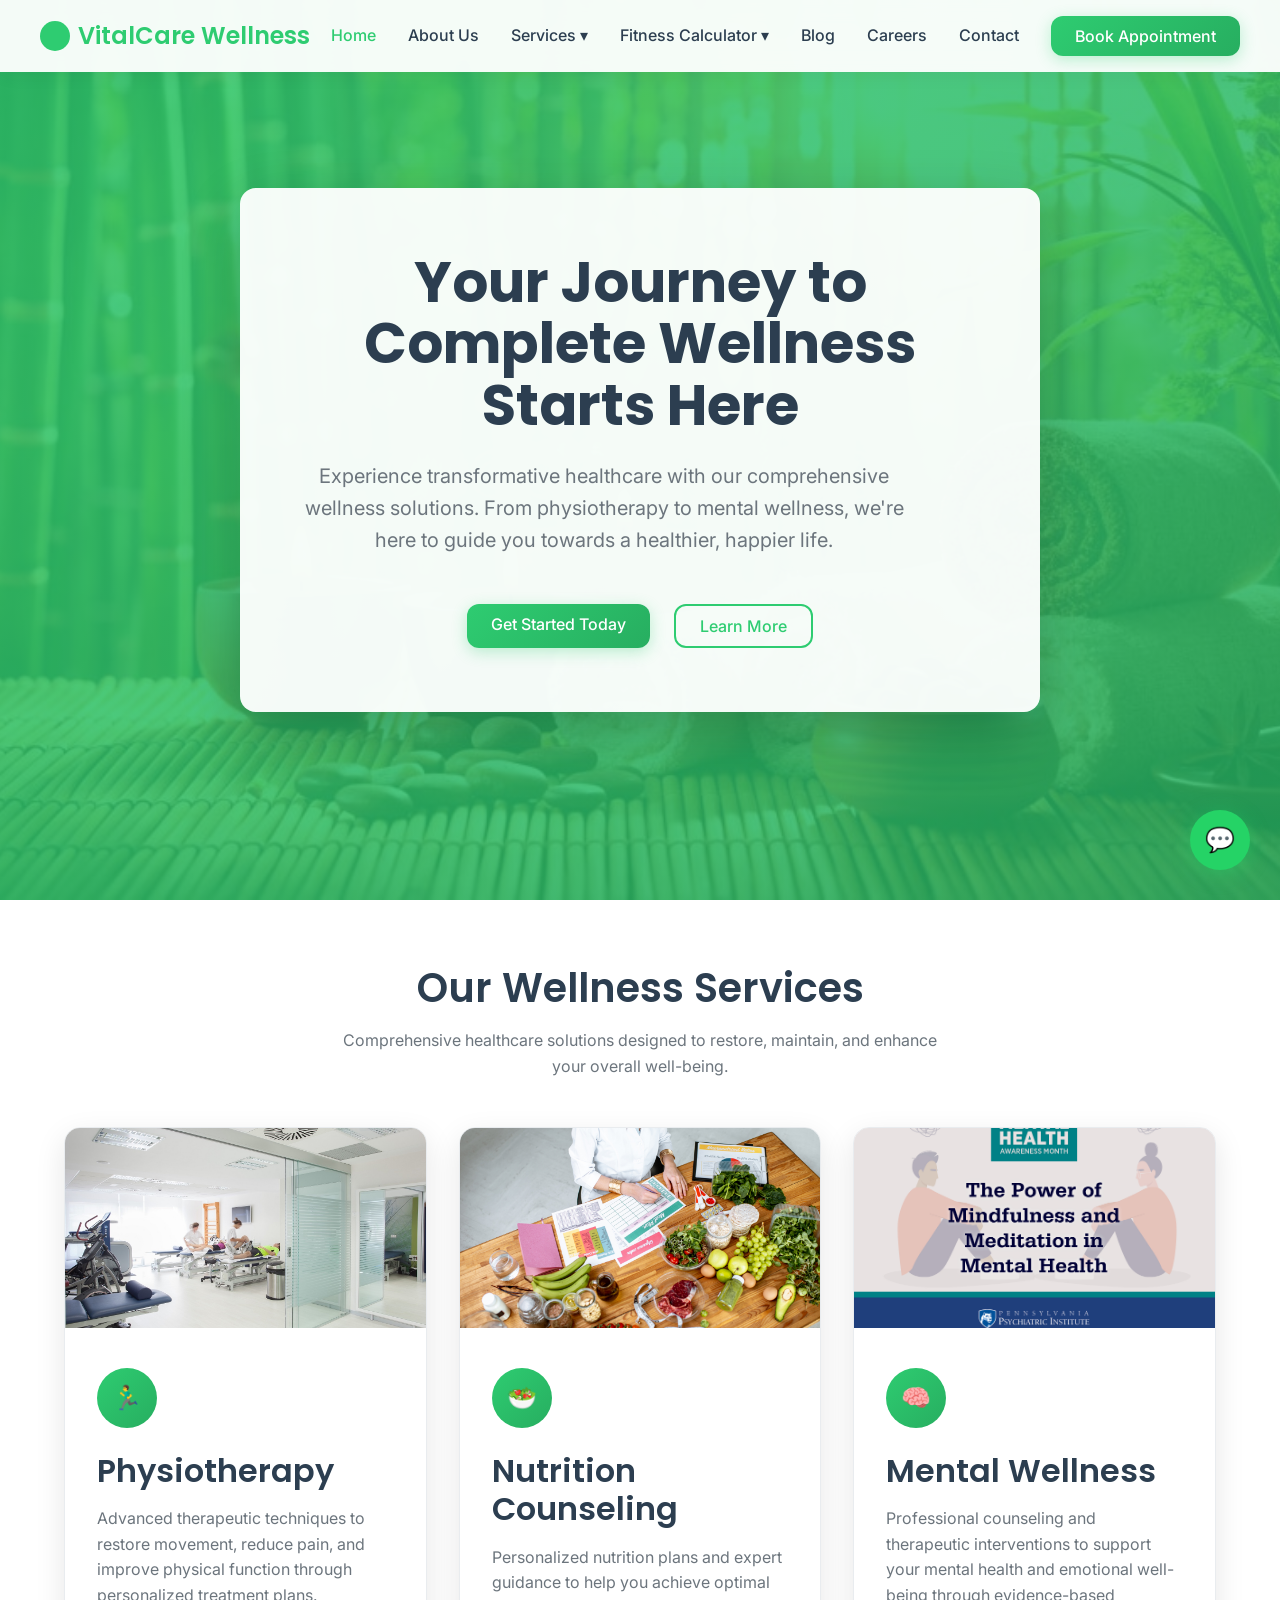
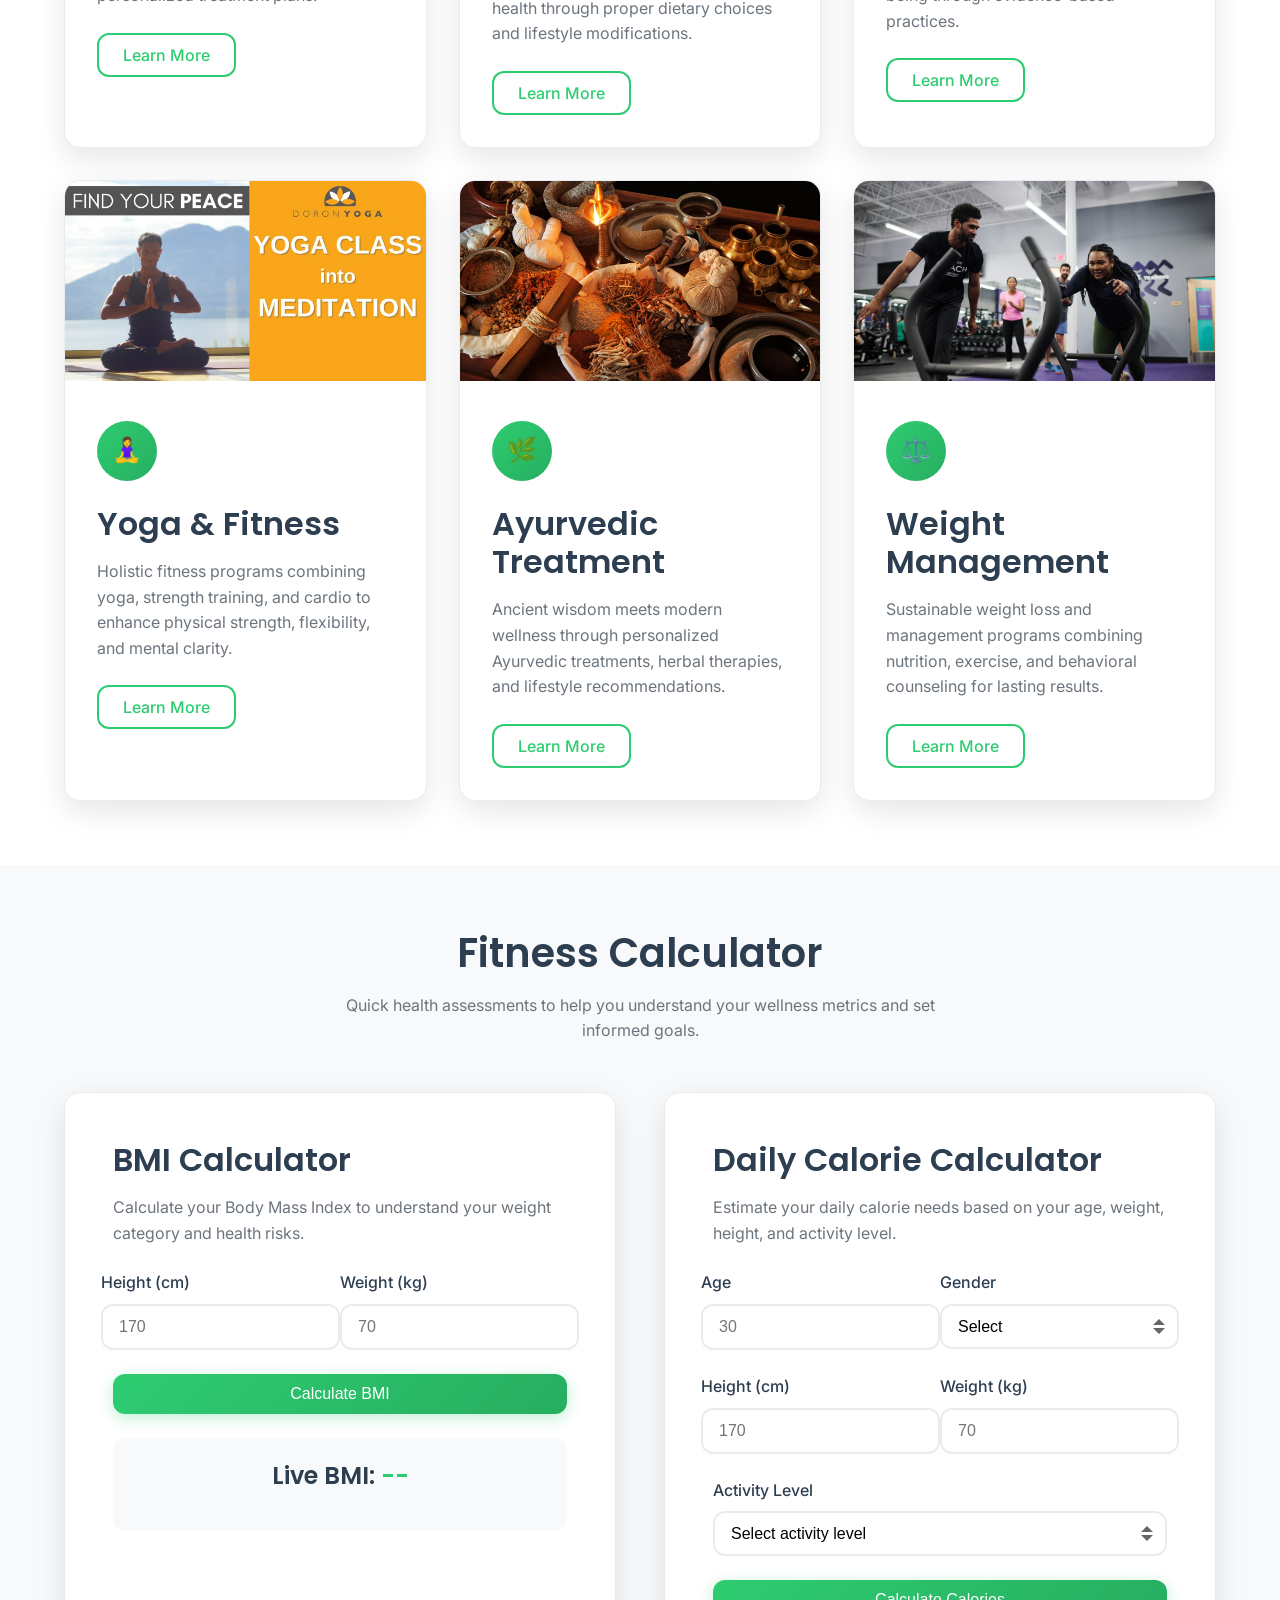
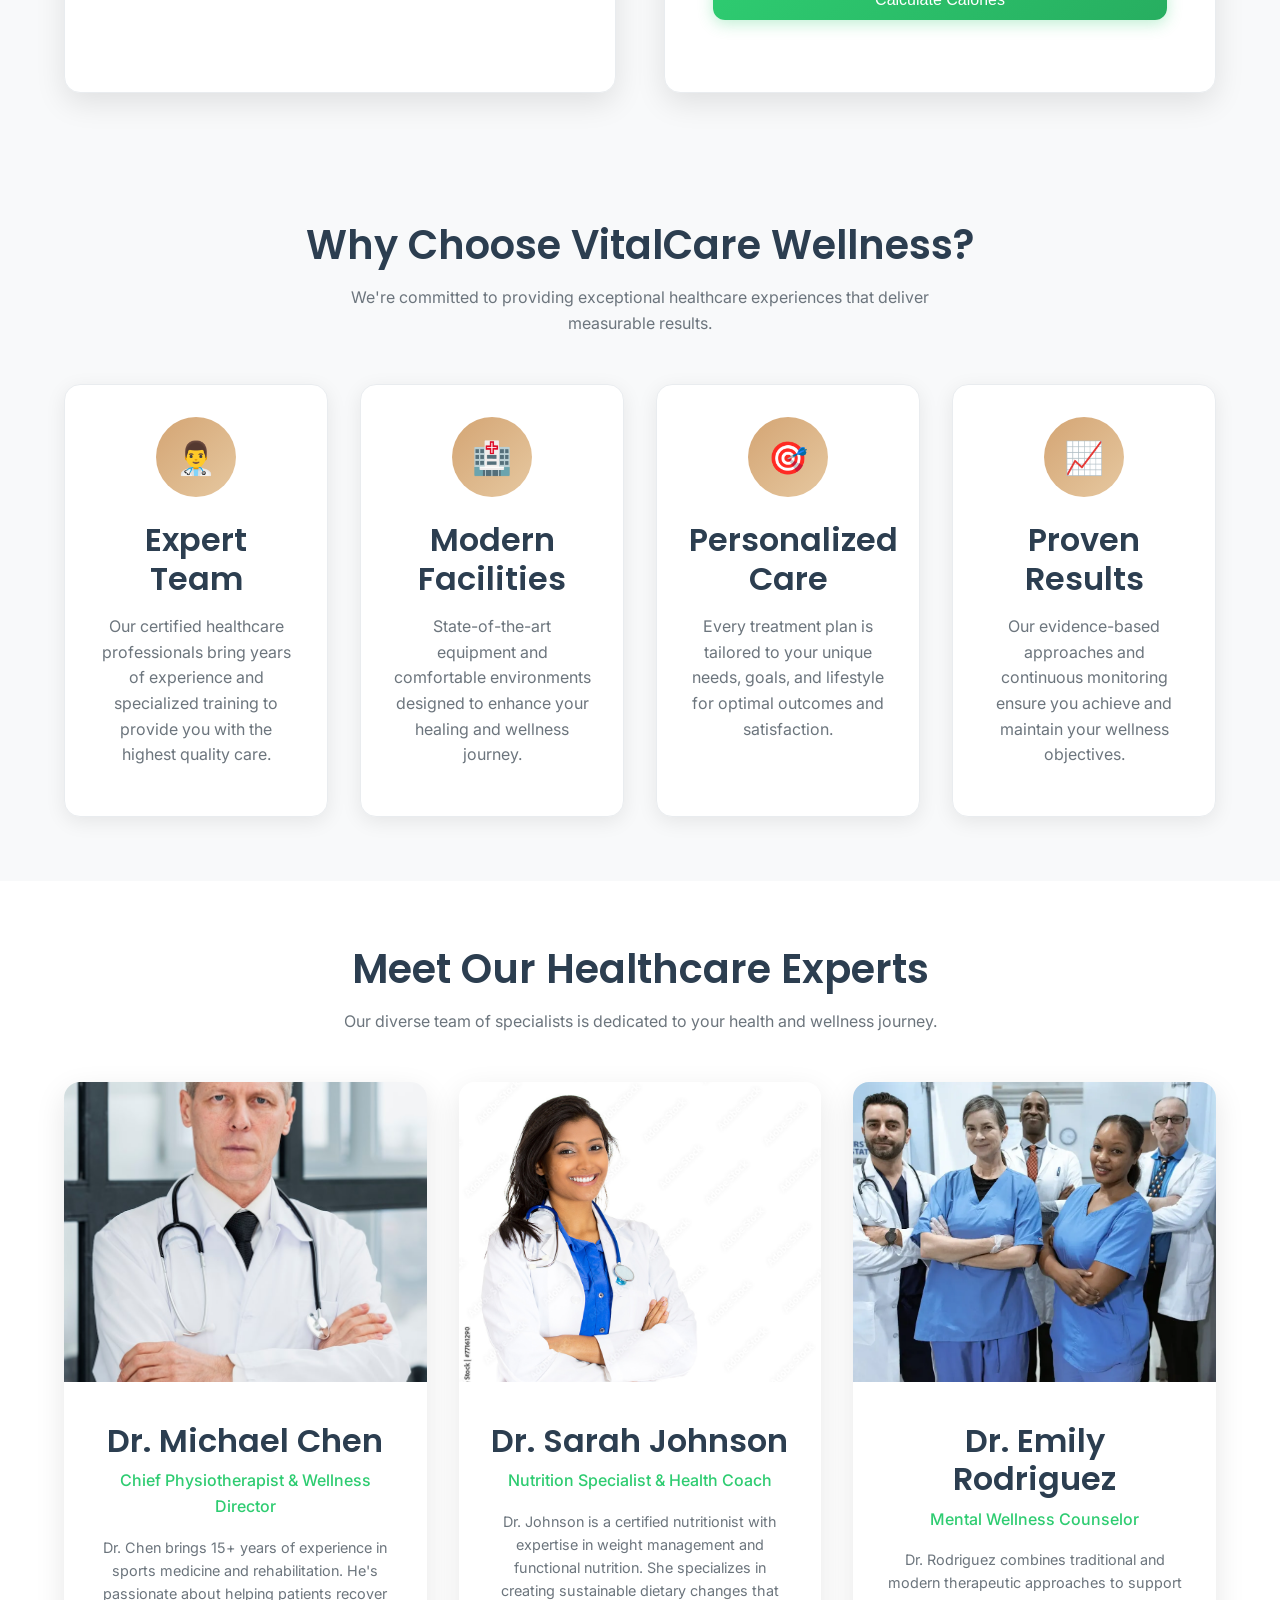
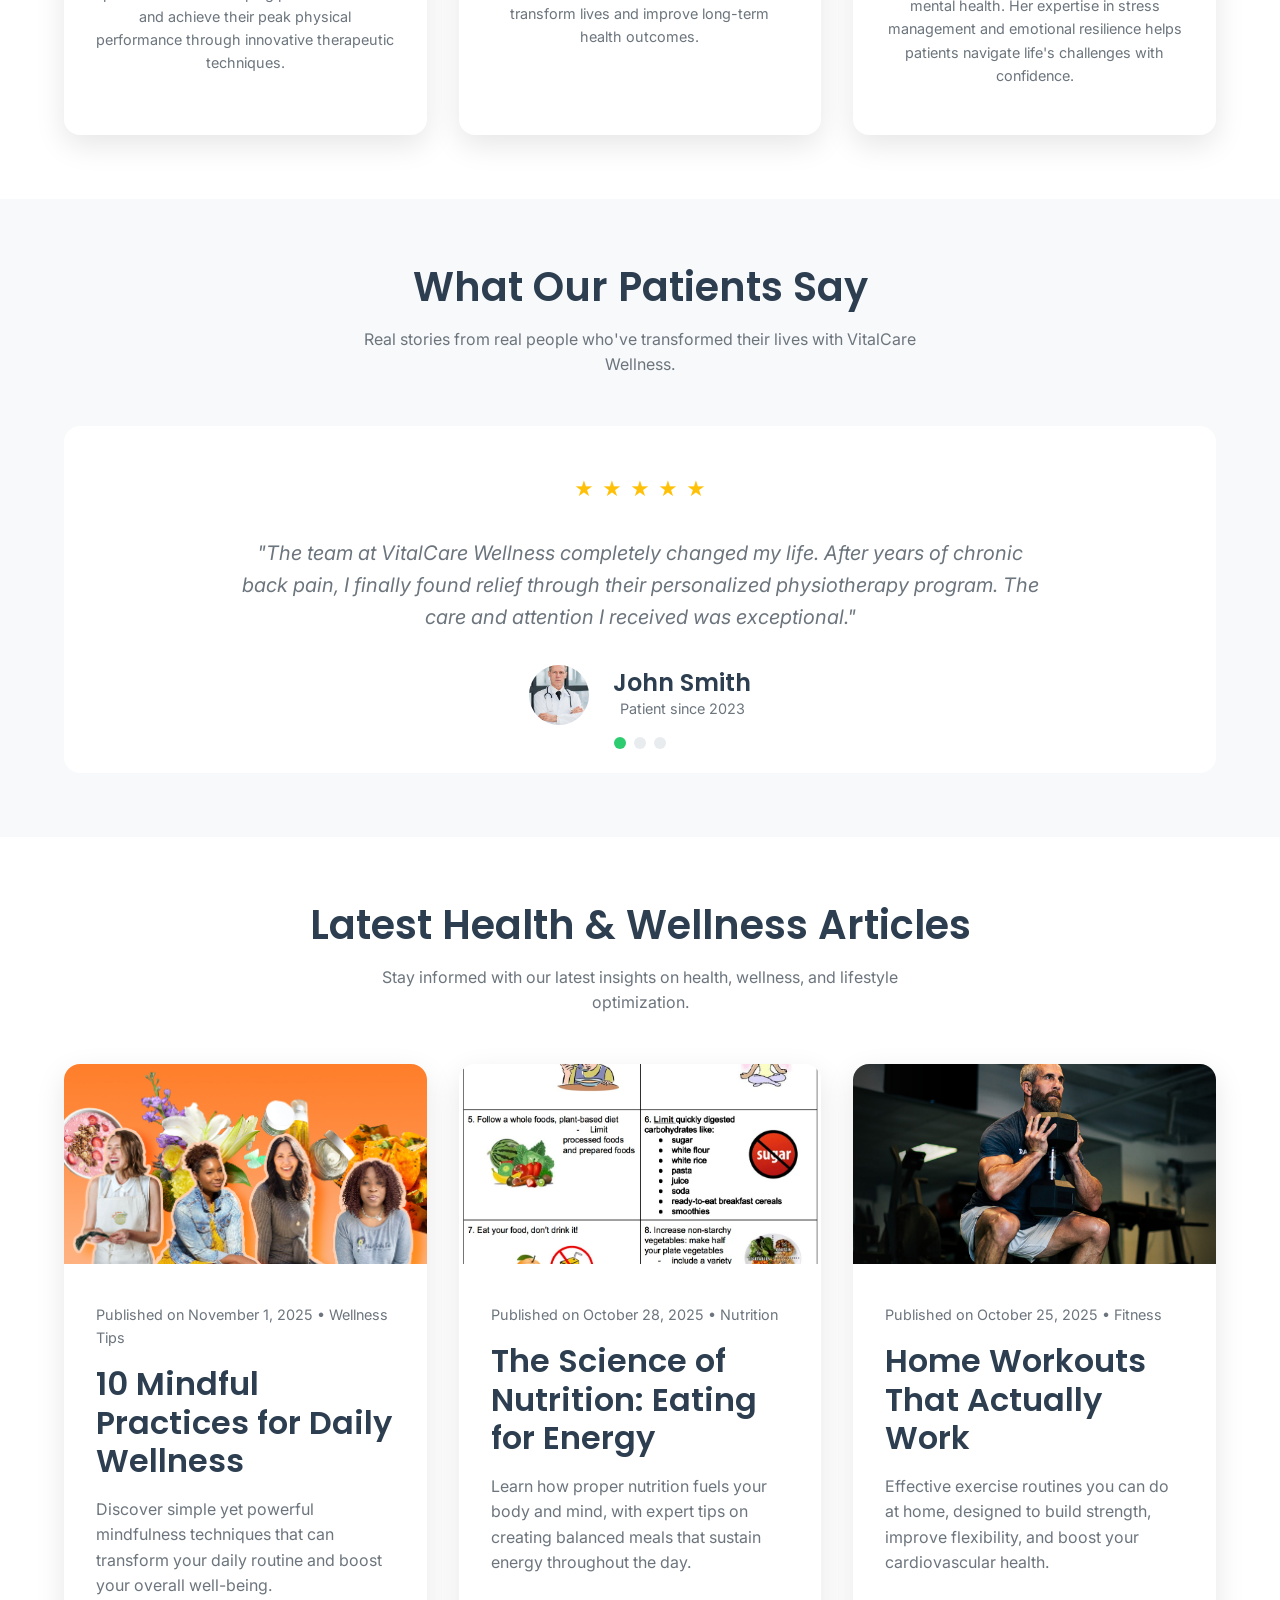
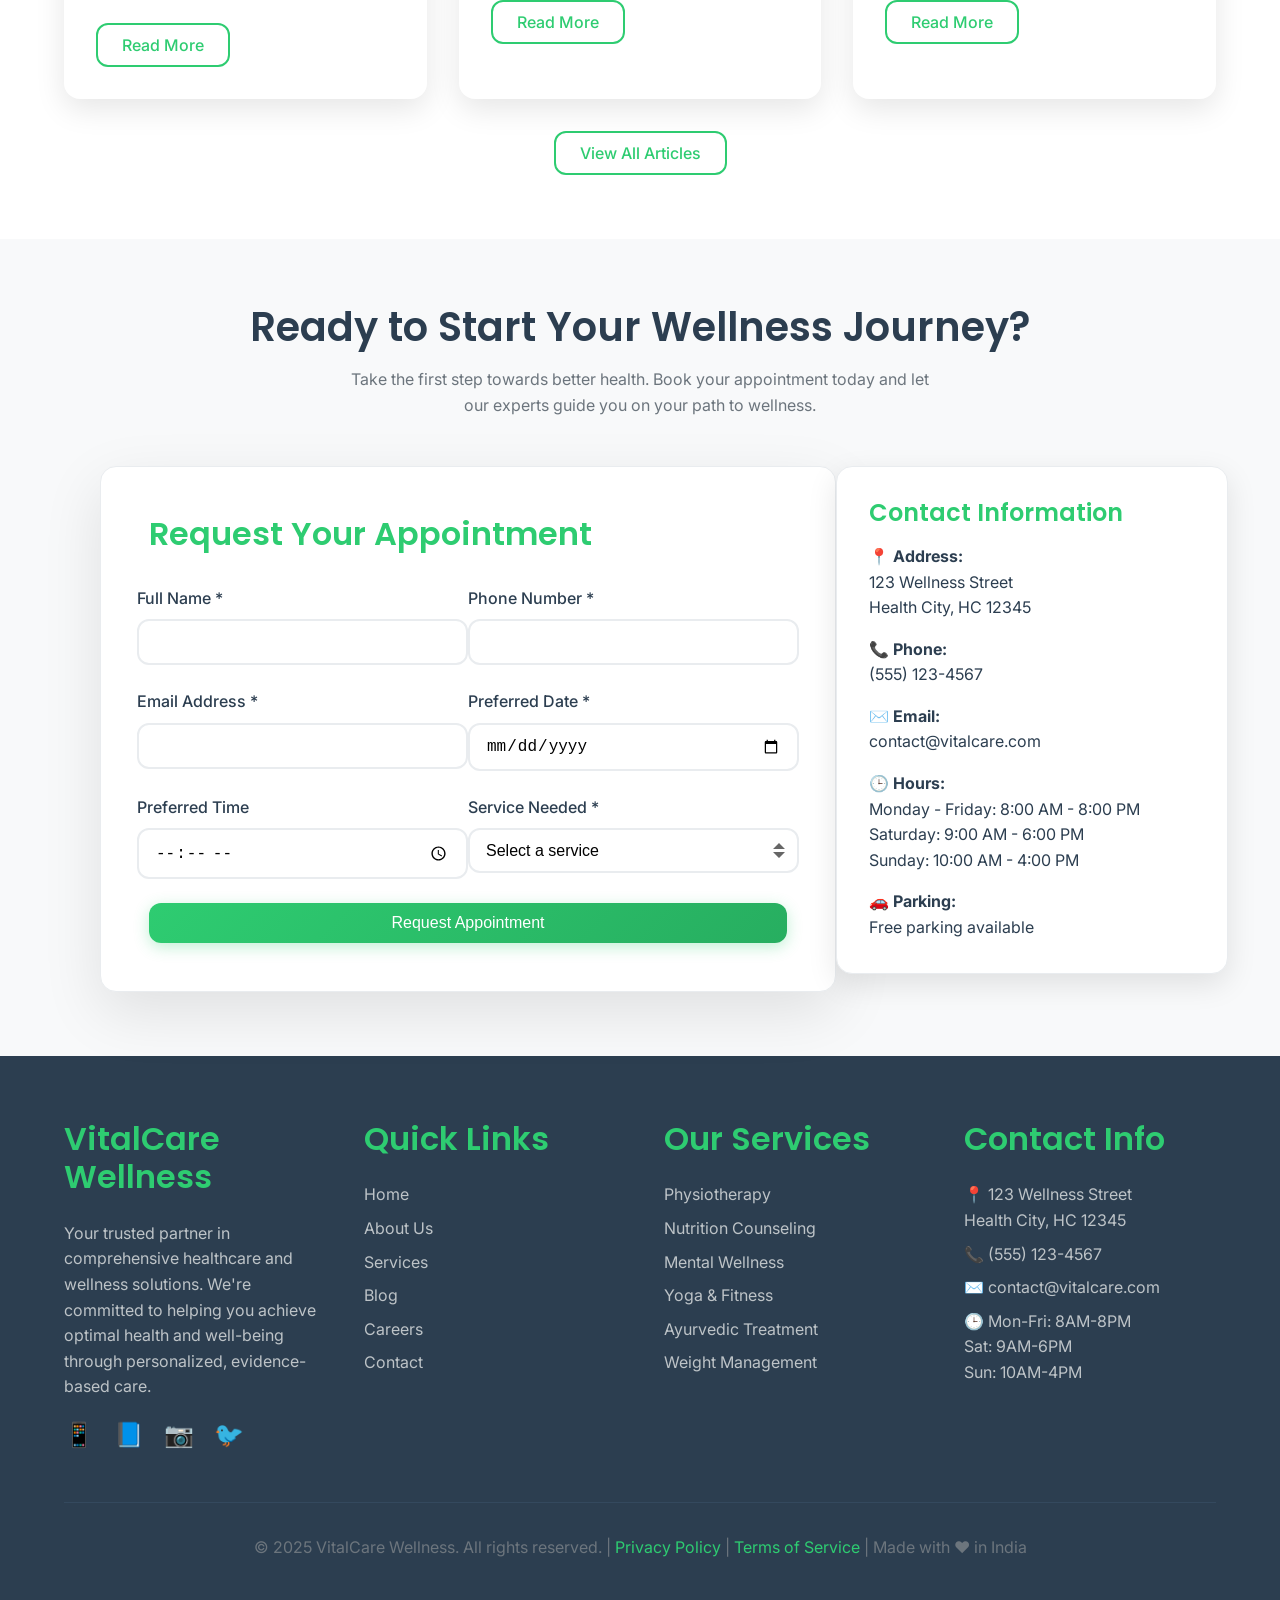
<file: index.html>
<!DOCTYPE html>
<html lang="en">
<head>
    <meta charset="UTF-8">
    <meta name="viewport" content="width=device-width, initial-scale=1.0">
    <meta name="description" content="VitalCare Wellness - Your premier destination for complete healthcare and wellness solutions. Expert physiotherapy, nutrition counseling, mental wellness, and more.">
    <meta name="keywords" content="wellness clinic, physiotherapy, nutrition counseling, mental health, yoga, ayurveda, weight management, healthcare">
    <meta name="author" content="VitalCare Wellness">
    
    <!-- Open Graph Tags -->
    <meta property="og:title" content="VitalCare Wellness - Complete Healthcare Solutions">
    <meta property="og:description" content="Transform your health with our comprehensive wellness services. Expert care, modern facilities, personalized treatment.">
    <meta property="og:type" content="website">
    <meta property="og:url" content="https://vitalcarewellness.com">
    <meta property="og:image" content="./images/hero-wellness.jpg">
    
    <!-- Favicon -->
    <link rel="icon" type="image/x-icon" href="data:image/svg+xml,<svg xmlns='http://www.w3.org/2000/svg' viewBox='0 0 100 100'><text y='.9em' font-size='90'>🏥</text></svg>">
    
    <title>VitalCare Wellness - Your Journey to Complete Wellness Starts Here</title>
    
    <!-- Stylesheets -->
    <link rel="stylesheet" href="./css/styles.css">
    
    <!-- Preload critical resources -->
    <link rel="preload" href="./images/hero-wellness.jpg" as="image">
    <link rel="preconnect" href="https://fonts.googleapis.com">
    <link rel="preconnect" href="https://fonts.gstatic.com" crossorigin>
</head>
<body>
    <!-- Header and Navigation -->
    <header class="header" id="header">
        <nav class="navbar container">
            <div class="logo">
                VitalCare Wellness
            </div>
            
            <ul class="nav-menu">
                <li class="nav-item">
                    <a href="#home" class="nav-link active">Home</a>
                </li>
                <li class="nav-item">
                    <a href="about.html" class="nav-link">About Us</a>
                </li>
                <li class="nav-item dropdown">
                    <a href="#services" class="nav-link">Services ▾</a>
                    <ul class="dropdown-menu">
                        <li><a href="services/physiotherapy.html" class="dropdown-item"><span class="service-icon">🏃‍♂️</span> Physiotherapy</a></li>
                        <li><a href="services/nutrition.html" class="dropdown-item"><span class="service-icon">🥗</span> Nutrition Counseling</a></li>
                        <li><a href="services/mental-wellness.html" class="dropdown-item"><span class="service-icon">🧠</span> Mental Wellness</a></li>
                        <li><a href="services/yoga-fitness.html" class="dropdown-item"><span class="service-icon">🧘‍♀️</span> Yoga & Fitness</a></li>
                        <li><a href="services/ayurveda.html" class="dropdown-item"><span class="service-icon">🌿</span> Ayurvedic Treatment</a></li>
                        <li><a href="services/weight-management.html" class="dropdown-item"><span class="service-icon">⚖️</span> Weight Management</a></li>
                    </ul>
                </li>
                <li class="nav-item dropdown">
                    <a href="#calculators" class="nav-link">Fitness Calculator ▾</a>
                    <ul class="dropdown-menu">
                        <li><a href="#calculators" class="dropdown-item"><span class="service-icon">📊</span> BMI Calculator</a></li>
                        <li><a href="#calculators" class="dropdown-item"><span class="service-icon">🔥</span> Calorie Calculator</a></li>
                    </ul>
                </li>
                <li class="nav-item">
                    <a href="blog.html" class="nav-link">Blog</a>
                </li>
                <li class="nav-item">
                    <a href="career.html" class="nav-link">Careers</a>
                </li>
                <li class="nav-item">
                    <a href="contact.html" class="nav-link">Contact</a>
                </li>
                <li class="nav-item">
                    <a href="#appointment" class="btn btn-primary">Book Appointment</a>
                </li>
            </ul>
            
            <button class="mobile-menu-toggle">☰</button>
        </nav>
        
        <!-- Mobile Menu -->
        <div class="mobile-menu">
            <ul class="mobile-nav-menu">
                <li><a href="#home" class="mobile-nav-link">Home</a></li>
                <li><a href="about.html" class="mobile-nav-link">About Us</a></li>
                <li><a href="#services" class="mobile-nav-link">Services</a></li>
                <li><a href="services/physiotherapy.html" class="mobile-nav-link">Physiotherapy</a></li>
                <li><a href="services/nutrition.html" class="mobile-nav-link">Nutrition Counseling</a></li>
                <li><a href="services/mental-wellness.html" class="mobile-nav-link">Mental Wellness</a></li>
                <li><a href="services/yoga-fitness.html" class="mobile-nav-link">Yoga & Fitness</a></li>
                <li><a href="services/ayurveda.html" class="mobile-nav-link">Ayurvedic Treatment</a></li>
                <li><a href="services/weight-management.html" class="mobile-nav-link">Weight Management</a></li>
                <li><a href="#calculators" class="mobile-nav-link">Fitness Calculator</a></li>
                <li><a href="blog.html" class="mobile-nav-link">Blog</a></li>
                <li><a href="career.html" class="mobile-nav-link">Careers</a></li>
                <li><a href="contact.html" class="mobile-nav-link">Contact</a></li>
                <li><a href="#appointment" class="btn btn-primary">Book Appointment</a></li>
            </ul>
        </div>
    </header>

    <!-- Hero Section -->
    <section id="home" class="hero">
        <div class="container">
            <div class="hero-content">
                <h1 class="hero-title">Your Journey to Complete Wellness Starts Here</h1>
                <p class="hero-subtitle">Experience transformative healthcare with our comprehensive wellness solutions. From physiotherapy to mental wellness, we're here to guide you towards a healthier, happier life.</p>

                <div class="hero-buttons">
                    <a href="#appointment" class="btn btn-primary">Get Started Today</a>
                    <a href="about.html" class="btn btn-outline">Learn More</a>
                </div>
            </div>
        </div>
    </section>

    <!-- Services Section -->
    <section id="services" class="section">
        <div class="container">
            <div class="section-title">
                <h2>Our Wellness Services</h2>
                <p class="section-subtitle">Comprehensive healthcare solutions designed to restore, maintain, and enhance your overall well-being.</p>
            </div>
            
            <div class="services-grid">
                <div class="service-card">
                    <img src="./images/service-physiotherapy.jpg" alt="Physiotherapy Treatment" class="service-image">
                    <div class="service-content">
                        <div class="service-icon">🏃‍♂️</div>
                        <h3 class="service-title">Physiotherapy</h3>
                        <p class="service-description">Advanced therapeutic techniques to restore movement, reduce pain, and improve physical function through personalized treatment plans.</p>
                        <a href="services/physiotherapy.html" class="btn btn-outline">Learn More</a>
                    </div>
                </div>
                
                <div class="service-card">
                    <img src="./images/service-nutrition.jpg" alt="Nutrition Counseling" class="service-image">
                    <div class="service-content">
                        <div class="service-icon">🥗</div>
                        <h3 class="service-title">Nutrition Counseling</h3>
                        <p class="service-description">Personalized nutrition plans and expert guidance to help you achieve optimal health through proper dietary choices and lifestyle modifications.</p>
                        <a href="services/nutrition.html" class="btn btn-outline">Learn More</a>
                    </div>
                </div>
                
                <div class="service-card">
                    <img src="./images/service-mental-wellness.jpg" alt="Mental Wellness Therapy" class="service-image">
                    <div class="service-content">
                        <div class="service-icon">🧠</div>
                        <h3 class="service-title">Mental Wellness</h3>
                        <p class="service-description">Professional counseling and therapeutic interventions to support your mental health and emotional well-being through evidence-based practices.</p>
                        <a href="services/mental-wellness.html" class="btn btn-outline">Learn More</a>
                    </div>
                </div>
                
                <div class="service-card">
                    <img src="./images/service-yoga-fitness.jpg" alt="Yoga and Fitness Classes" class="service-image">
                    <div class="service-content">
                        <div class="service-icon">🧘‍♀️</div>
                        <h3 class="service-title">Yoga & Fitness</h3>
                        <p class="service-description">Holistic fitness programs combining yoga, strength training, and cardio to enhance physical strength, flexibility, and mental clarity.</p>
                        <a href="services/yoga-fitness.html" class="btn btn-outline">Learn More</a>
                    </div>
                </div>
                
                <div class="service-card">
                    <img src="./images/service-ayurveda.jpg" alt="Ayurvedic Treatment" class="service-image">
                    <div class="service-content">
                        <div class="service-icon">🌿</div>
                        <h3 class="service-title">Ayurvedic Treatment</h3>
                        <p class="service-description">Ancient wisdom meets modern wellness through personalized Ayurvedic treatments, herbal therapies, and lifestyle recommendations.</p>
                        <a href="services/ayurveda.html" class="btn btn-outline">Learn More</a>
                    </div>
                </div>
                
                <div class="service-card">
                    <img src="./images/service-weight-management.jpg" alt="Weight Management Program" class="service-image">
                    <div class="service-content">
                        <div class="service-icon">⚖️</div>
                        <h3 class="service-title">Weight Management</h3>
                        <p class="service-description">Sustainable weight loss and management programs combining nutrition, exercise, and behavioral counseling for lasting results.</p>
                        <a href="services/weight-management.html" class="btn btn-outline">Learn More</a>
                    </div>
                </div>
            </div>
        </div>
    </section>
    <section id="calculators" class="section bg-light">
        <div class="container">
            <div class="section-title">
                <h2>Fitness Calculator</h2>
                <p class="section-subtitle">Quick health assessments to help you understand your wellness metrics and set informed goals.</p>
            </div>
            
            <div class="calculators-grid">
                <!-- BMI Calculator -->
                <div class="calculator-card">
                    <h3>BMI Calculator</h3>
                    <p style="color: #6c757d; margin-bottom: 1.5rem;">Calculate your Body Mass Index to understand your weight category and health risks.</p>
                    
                    <form id="bmiForm">
                        <div class="row">
                            <div class="col-6">
                                <div class="form-group">
                                    <label class="form-label">Height (cm)</label>
                                    <input type="number" id="bmiHeight" class="form-control" placeholder="170" min="50" max="300" required>
                                </div>
                            </div>
                            <div class="col-6">
                                <div class="form-group">
                                    <label class="form-label">Weight (kg)</label>
                                    <input type="number" id="bmiWeight" class="form-control" placeholder="70" min="20" max="500" required>
                                </div>
                            </div>
                        </div>
                        
                        <button type="submit" class="btn btn-primary w-100">Calculate BMI</button>
                        
                        <div class="calculator-result">
                            <h4>Live BMI: <span id="bmiValue" style="color: #2ecc71;">--</span></h4>
                        </div>
                    </form>
                    
                    <div id="bmiResult" class="mt-3"></div>
                </div>
                
                <!-- Calorie Calculator -->
                <div class="calculator-card">
                    <h3>Daily Calorie Calculator</h3>
                    <p style="color: #6c757d; margin-bottom: 1.5rem;">Estimate your daily calorie needs based on your age, weight, height, and activity level.</p>
                    
                    <form id="calorieForm">
                        <div class="row">
                            <div class="col-6">
                                <div class="form-group">
                                    <label class="form-label">Age</label>
                                    <input type="number" id="calorieAge" class="form-control" placeholder="30" min="10" max="120" required>
                                </div>
                            </div>
                            <div class="col-6">
                                <div class="form-group">
                                    <label class="form-label">Gender</label>
                                    <select id="calorieGender" class="form-control form-select" required>
                                        <option value="">Select</option>
                                        <option value="male">Male</option>
                                        <option value="female">Female</option>
                                    </select>
                                </div>
                            </div>
                        </div>
                        
                        <div class="row">
                            <div class="col-6">
                                <div class="form-group">
                                    <label class="form-label">Height (cm)</label>
                                    <input type="number" id="calorieHeight" class="form-control" placeholder="170" min="100" max="250" required>
                                </div>
                            </div>
                            <div class="col-6">
                                <div class="form-group">
                                    <label class="form-label">Weight (kg)</label>
                                    <input type="number" id="calorieWeight" class="form-control" placeholder="70" min="30" max="200" required>
                                </div>
                            </div>
                        </div>
                        
                        <div class="form-group">
                            <label class="form-label">Activity Level</label>
                            <select id="calorieActivity" class="form-control form-select" required>
                                <option value="">Select activity level</option>
                                <option value="sedentary">Sedentary (little/no exercise)</option>
                                <option value="light">Light (light exercise 1-3 days/week)</option>
                                <option value="moderate">Moderate (moderate exercise 3-5 days/week)</option>
                                <option value="active">Active (hard exercise 6-7 days/week)</option>
                                <option value="very_active">Very Active (very hard exercise, physical job)</option>
                            </select>
                        </div>
                        
                        <button type="submit" class="btn btn-primary w-100">Calculate Calories</button>
                    </form>
                    
                    <div id="calorieResult" class="mt-3"></div>
                </div>
            </div>
        </div>
    </section>

    <!-- Why Choose Us Section -->
    <section id="features" class="section bg-light">
        <div class="container">
            <div class="section-title">
                <h2>Why Choose VitalCare Wellness?</h2>
                <p class="section-subtitle">We're committed to providing exceptional healthcare experiences that deliver measurable results.</p>
            </div>
            
            <div class="features-grid">
                <div class="feature-card">
                    <div class="feature-icon">👨‍⚕️</div>
                    <h3>Expert Team</h3>
                    <p>Our certified healthcare professionals bring years of experience and specialized training to provide you with the highest quality care.</p>
                </div>
                
                <div class="feature-card">
                    <div class="feature-icon">🏥</div>
                    <h3>Modern Facilities</h3>
                    <p>State-of-the-art equipment and comfortable environments designed to enhance your healing and wellness journey.</p>
                </div>
                
                <div class="feature-card">
                    <div class="feature-icon">🎯</div>
                    <h3>Personalized Care</h3>
                    <p>Every treatment plan is tailored to your unique needs, goals, and lifestyle for optimal outcomes and satisfaction.</p>
                </div>
                
                <div class="feature-card">
                    <div class="feature-icon">📈</div>
                    <h3>Proven Results</h3>
                    <p>Our evidence-based approaches and continuous monitoring ensure you achieve and maintain your wellness objectives.</p>
                </div>
            </div>
        </div>
    </section>

    <!-- Team Section -->
    <section id="team" class="section">
        <div class="container">
            <div class="section-title">
                <h2>Meet Our Healthcare Experts</h2>
                <p class="section-subtitle">Our diverse team of specialists is dedicated to your health and wellness journey.</p>
            </div>
            
            <div class="team-grid">
                <div class="team-card">
                    <img src="./images/doctor-male.jpg" alt="Dr. Michael Chen" class="team-image">
                    <div class="team-content">
                        <h3 class="team-name">Dr. Michael Chen</h3>
                        <p class="team-specialization">Chief Physiotherapist & Wellness Director</p>
                        <p class="team-bio">Dr. Chen brings 15+ years of experience in sports medicine and rehabilitation. He's passionate about helping patients recover and achieve their peak physical performance through innovative therapeutic techniques.</p>
                    </div>
                </div>
                
                <div class="team-card">
                    <img src="./images/doctor-female.jpg" alt="Dr. Sarah Johnson" class="team-image">
                    <div class="team-content">
                        <h3 class="team-name">Dr. Sarah Johnson</h3>
                        <p class="team-specialization">Nutrition Specialist & Health Coach</p>
                        <p class="team-bio">Dr. Johnson is a certified nutritionist with expertise in weight management and functional nutrition. She specializes in creating sustainable dietary changes that transform lives and improve long-term health outcomes.</p>
                    </div>
                </div>
                
                <div class="team-card">
                    <img src="./images/team-member.jpg" alt="Dr. Emily Rodriguez" class="team-image">
                    <div class="team-content">
                        <h3 class="team-name">Dr. Emily Rodriguez</h3>
                        <p class="team-specialization">Mental Wellness Counselor</p>
                        <p class="team-bio">Dr. Rodriguez combines traditional and modern therapeutic approaches to support mental health. Her expertise in stress management and emotional resilience helps patients navigate life's challenges with confidence.</p>
                    </div>
                </div>
            </div>
        </div>
    </section>

    <!-- Testimonials Section -->
    <section id="testimonials" class="section testimonials">
        <div class="container">
            <div class="section-title">
                <h2>What Our Patients Say</h2>
                <p class="section-subtitle">Real stories from real people who've transformed their lives with VitalCare Wellness.</p>
            </div>
            
            <div class="testimonial-carousel">
                <div class="testimonial-track">
                    <div class="testimonial-slide">
                        <div class="testimonial-content">
                            <div class="rating">
                                <span class="star">★</span>
                                <span class="star">★</span>
                                <span class="star">★</span>
                                <span class="star">★</span>
                                <span class="star">★</span>
                            </div>
                            <p class="testimonial-text">"The team at VitalCare Wellness completely changed my life. After years of chronic back pain, I finally found relief through their personalized physiotherapy program. The care and attention I received was exceptional."</p>
                            <div class="testimonial-author">
                                <img src="./images/doctor-male.jpg" alt="John Smith" class="author-image">
                                <div class="author-info">
                                    <h4>John Smith</h4>
                                    <p>Patient since 2023</p>
                                </div>
                            </div>
                        </div>
                    </div>
                    
                    <div class="testimonial-slide">
                        <div class="testimonial-content">
                            <div class="rating">
                                <span class="star">★</span>
                                <span class="star">★</span>
                                <span class="star">★</span>
                                <span class="star">★</span>
                                <span class="star">★</span>
                            </div>
                            <p class="testimonial-text">"Dr. Johnson's nutrition counseling helped me lose 30 pounds and keep it off for over a year. The meal plans were practical and delicious, making healthy eating sustainable and enjoyable."</p>
                            <div class="testimonial-author">
                                <img src="./images/doctor-female.jpg" alt="Maria Garcia" class="author-image">
                                <div class="author-info">
                                    <h4>Maria Garcia</h4>
                                    <p>Weight Management Client</p>
                                </div>
                            </div>
                        </div>
                    </div>
                    
                    <div class="testimonial-slide">
                        <div class="testimonial-content">
                            <div class="rating">
                                <span class="star">★</span>
                                <span class="star">★</span>
                                <span class="star">★</span>
                                <span class="star">★</span>
                                <span class="star">★</span>
                            </div>
                            <p class="testimonial-text">"The mental wellness program helped me manage my anxiety and stress better than any treatment I'd tried before. Dr. Rodriguez's approach was compassionate and effective."</p>
                            <div class="testimonial-author">
                                <img src="./images/team-member.jpg" alt="David Park" class="author-image">
                                <div class="author-info">
                                    <h4>David Park</h4>
                                    <p>Mental Wellness Patient</p>
                                </div>
                            </div>
                        </div>
                    </div>
                </div>
                
                <div class="carousel-controls">
                    <span class="carousel-dot active"></span>
                    <span class="carousel-dot"></span>
                    <span class="carousel-dot"></span>
                </div>
            </div>
        </div>
    </section>

    <!-- Health Calculators Section -->

    <!-- Blog Section -->
    <section id="blog" class="section">
        <div class="container">
            <div class="section-title">
                <h2>Latest Health & Wellness Articles</h2>
                <p class="section-subtitle">Stay informed with our latest insights on health, wellness, and lifestyle optimization.</p>
            </div>
            
            <div class="blog-grid">
                <div class="blog-card">
                    <img src="./images/blog-wellness.jpg" alt="Mindful Wellness Practices" class="blog-image">
                    <div class="blog-content">
                        <div class="blog-meta">Published on November 1, 2025 • Wellness Tips</div>
                        <h3 class="blog-title">10 Mindful Practices for Daily Wellness</h3>
                        <p class="blog-excerpt">Discover simple yet powerful mindfulness techniques that can transform your daily routine and boost your overall well-being.</p>
                        <a href="blog.html" class="btn btn-outline">Read More</a>
                    </div>
                </div>
                
                <div class="blog-card">
                    <img src="./images/blog-nutrition.png" alt="Nutrition for Optimal Health" class="blog-image">
                    <div class="blog-content">
                        <div class="blog-meta">Published on October 28, 2025 • Nutrition</div>
                        <h3 class="blog-title">The Science of Nutrition: Eating for Energy</h3>
                        <p class="blog-excerpt">Learn how proper nutrition fuels your body and mind, with expert tips on creating balanced meals that sustain energy throughout the day.</p>
                        <a href="blog.html" class="btn btn-outline">Read More</a>
                    </div>
                </div>
                
                <div class="blog-card">
                    <img src="./images/blog-fitness.jpg" alt="Fitness and Exercise Tips" class="blog-image">
                    <div class="blog-content">
                        <div class="blog-meta">Published on October 25, 2025 • Fitness</div>
                        <h3 class="blog-title">Home Workouts That Actually Work</h3>
                        <p class="blog-excerpt">Effective exercise routines you can do at home, designed to build strength, improve flexibility, and boost your cardiovascular health.</p>
                        <a href="blog.html" class="btn btn-outline">Read More</a>
                    </div>
                </div>
            </div>
            
            <div class="text-center mt-4">
                <a href="blog.html" class="btn btn-outline">View All Articles</a>
            </div>
        </div>
    </section>

    <!-- Appointment Section (Duplicate for mobile users) -->
    <section id="appointment" class="section bg-light">
        <div class="container">
            <div class="section-title">
                <h2>Ready to Start Your Wellness Journey?</h2>
                <p class="section-subtitle">Take the first step towards better health. Book your appointment today and let our experts guide you on your path to wellness.</p>
            </div>
            
            <div class="row">
                <div class="col-8">
                    <div class="appointment-card">
                        <h3>Request Your Appointment</h3>
                        <form id="appointmentForm2">
                            <div class="row">
                                <div class="col-6">
                                    <div class="form-group">
                                        <label class="form-label">Full Name *</label>
                                        <input type="text" name="name" class="form-control" required>
                                    </div>
                                </div>
                                <div class="col-6">
                                    <div class="form-group">
                                        <label class="form-label">Phone Number *</label>
                                        <input type="tel" name="phone" class="form-control" required>
                                    </div>
                                </div>
                            </div>
                            
                            <div class="row">
                                <div class="col-6">
                                    <div class="form-group">
                                        <label class="form-label">Email Address *</label>
                                        <input type="email" name="email" class="form-control" required>
                                    </div>
                                </div>
                                <div class="col-6">
                                    <div class="form-group">
                                        <label class="form-label">Preferred Date *</label>
                                        <input type="date" name="date" class="form-control" required>
                                    </div>
                                </div>
                            </div>
                            
                            <div class="row">
                                <div class="col-6">
                                    <div class="form-group">
                                        <label class="form-label">Preferred Time</label>
                                        <input type="time" name="time" class="form-control">
                                    </div>
                                </div>
                                <div class="col-6">
                                    <div class="form-group">
                                        <label class="form-label">Service Needed *</label>
                                        <select name="service" class="form-control form-select" required>
                                            <option value="">Select a service</option>
                                            <option value="Physiotherapy">Physiotherapy</option>
                                            <option value="Nutrition Counseling">Nutrition Counseling</option>
                                            <option value="Mental Wellness">Mental Wellness</option>
                                            <option value="Yoga & Fitness">Yoga & Fitness</option>
                                            <option value="Ayurvedic Treatment">Ayurvedic Treatment</option>
                                            <option value="Weight Management">Weight Management</option>
                                            <option value="General Consultation">General Consultation</option>
                                        </select>
                                    </div>
                                </div>
                            </div>
                            
                            <button type="submit" class="btn btn-primary w-100">Request Appointment</button>
                        </form>
                        <div id="formMessage2"></div>
                    </div>
                </div>
                
                <div class="col-4">
                    <div style="background: var(--white); padding: 2rem; border-radius: var(--border-radius-lg); box-shadow: 0 10px 30px rgba(0, 0, 0, 0.1); border: 1px solid var(--border-light);">
                        <h4 style="color: var(--primary-green); margin-bottom: 1rem;">Contact Information</h4>
                        
                        <div style="margin-bottom: 1rem;">
                            <strong>📍 Address:</strong><br>
                            123 Wellness Street<br>
                            Health City, HC 12345
                        </div>
                        
                        <div style="margin-bottom: 1rem;">
                            <strong>📞 Phone:</strong><br>
                            (555) 123-4567
                        </div>
                        
                        <div style="margin-bottom: 1rem;">
                            <strong>✉️ Email:</strong><br>
                            contact@vitalcare.com
                        </div>
                        
                        <div style="margin-bottom: 1rem;">
                            <strong>🕒 Hours:</strong><br>
                            Monday - Friday: 8:00 AM - 8:00 PM<br>
                            Saturday: 9:00 AM - 6:00 PM<br>
                            Sunday: 10:00 AM - 4:00 PM
                        </div>
                        
                        <div>
                            <strong>🚗 Parking:</strong><br>
                            Free parking available
                        </div>
                    </div>
                </div>
            </div>
        </div>
    </section>

    <!-- Footer -->
    <footer class="footer">
        <div class="container">
            <div class="footer-content">
                <div class="footer-section">
                    <h3>VitalCare Wellness</h3>
                    <p>Your trusted partner in comprehensive healthcare and wellness solutions. We're committed to helping you achieve optimal health and well-being through personalized, evidence-based care.</p>
                    <div style="margin-top: 1rem;">
                        <a href="#" style="margin-right: 1rem; color: #25d366; font-size: 1.5rem;">📱</a>
                        <a href="#" style="margin-right: 1rem; color: #1877f2; font-size: 1.5rem;">📘</a>
                        <a href="#" style="margin-right: 1rem; color: #e4405f; font-size: 1.5rem;">📷</a>
                        <a href="#" style="color: #1da1f2; font-size: 1.5rem;">🐦</a>
                    </div>
                </div>
                
                <div class="footer-section">
                    <h3>Quick Links</h3>
                    <ul class="footer-links">
                        <li><a href="#home">Home</a></li>
                        <li><a href="about.html">About Us</a></li>
                        <li><a href="#services">Services</a></li>
                        <li><a href="blog.html">Blog</a></li>
                        <li><a href="career.html">Careers</a></li>
                        <li><a href="contact.html">Contact</a></li>
                    </ul>
                </div>
                
                <div class="footer-section">
                    <h3>Our Services</h3>
                    <ul class="footer-links">
                        <li><a href="services/physiotherapy.html">Physiotherapy</a></li>
                        <li><a href="services/nutrition.html">Nutrition Counseling</a></li>
                        <li><a href="services/mental-wellness.html">Mental Wellness</a></li>
                        <li><a href="services/yoga-fitness.html">Yoga & Fitness</a></li>
                        <li><a href="services/ayurveda.html">Ayurvedic Treatment</a></li>
                        <li><a href="services/weight-management.html">Weight Management</a></li>
                    </ul>
                </div>
                
                <div class="footer-section">
                    <h3>Contact Info</h3>
                    <p>📍 123 Wellness Street<br>Health City, HC 12345</p>
                    <p>📞 (555) 123-4567</p>
                    <p>✉️ contact@vitalcare.com</p>
                    <p>🕒 Mon-Fri: 8AM-8PM<br>Sat: 9AM-6PM<br>Sun: 10AM-4PM</p>
                </div>
            </div>
            
            <div class="footer-bottom">
                <p>&copy; 2025 VitalCare Wellness. All rights reserved. | <a href="privacy.html">Privacy Policy</a> | <a href="terms.html">Terms of Service</a> | Made with ❤️ in India</p>
            </div>
        </div>
    </footer>

    <!-- WhatsApp Button -->
    <a href="#" class="whatsapp-btn" title="Chat with us on WhatsApp">💬</a>

    <!-- JavaScript -->
    <script src="./js/main.js"></script>
</body>
</html>
</file>
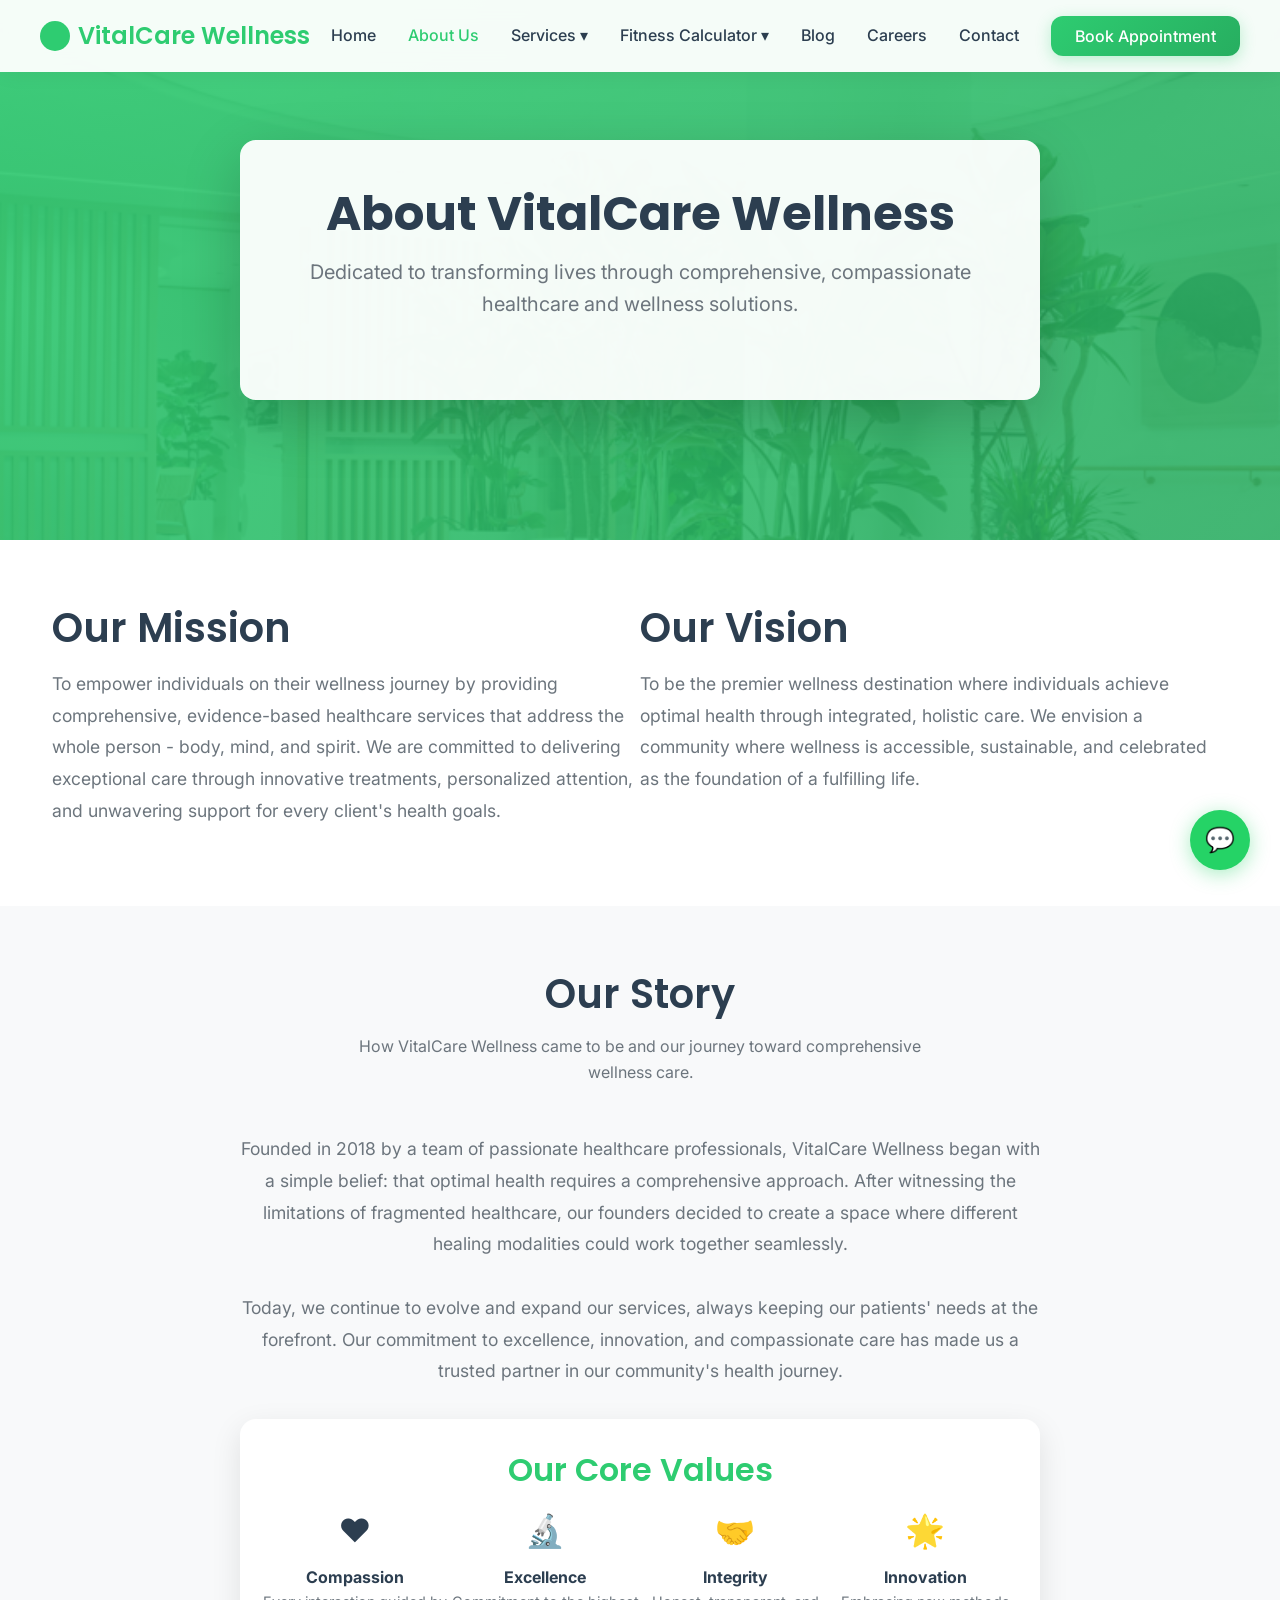
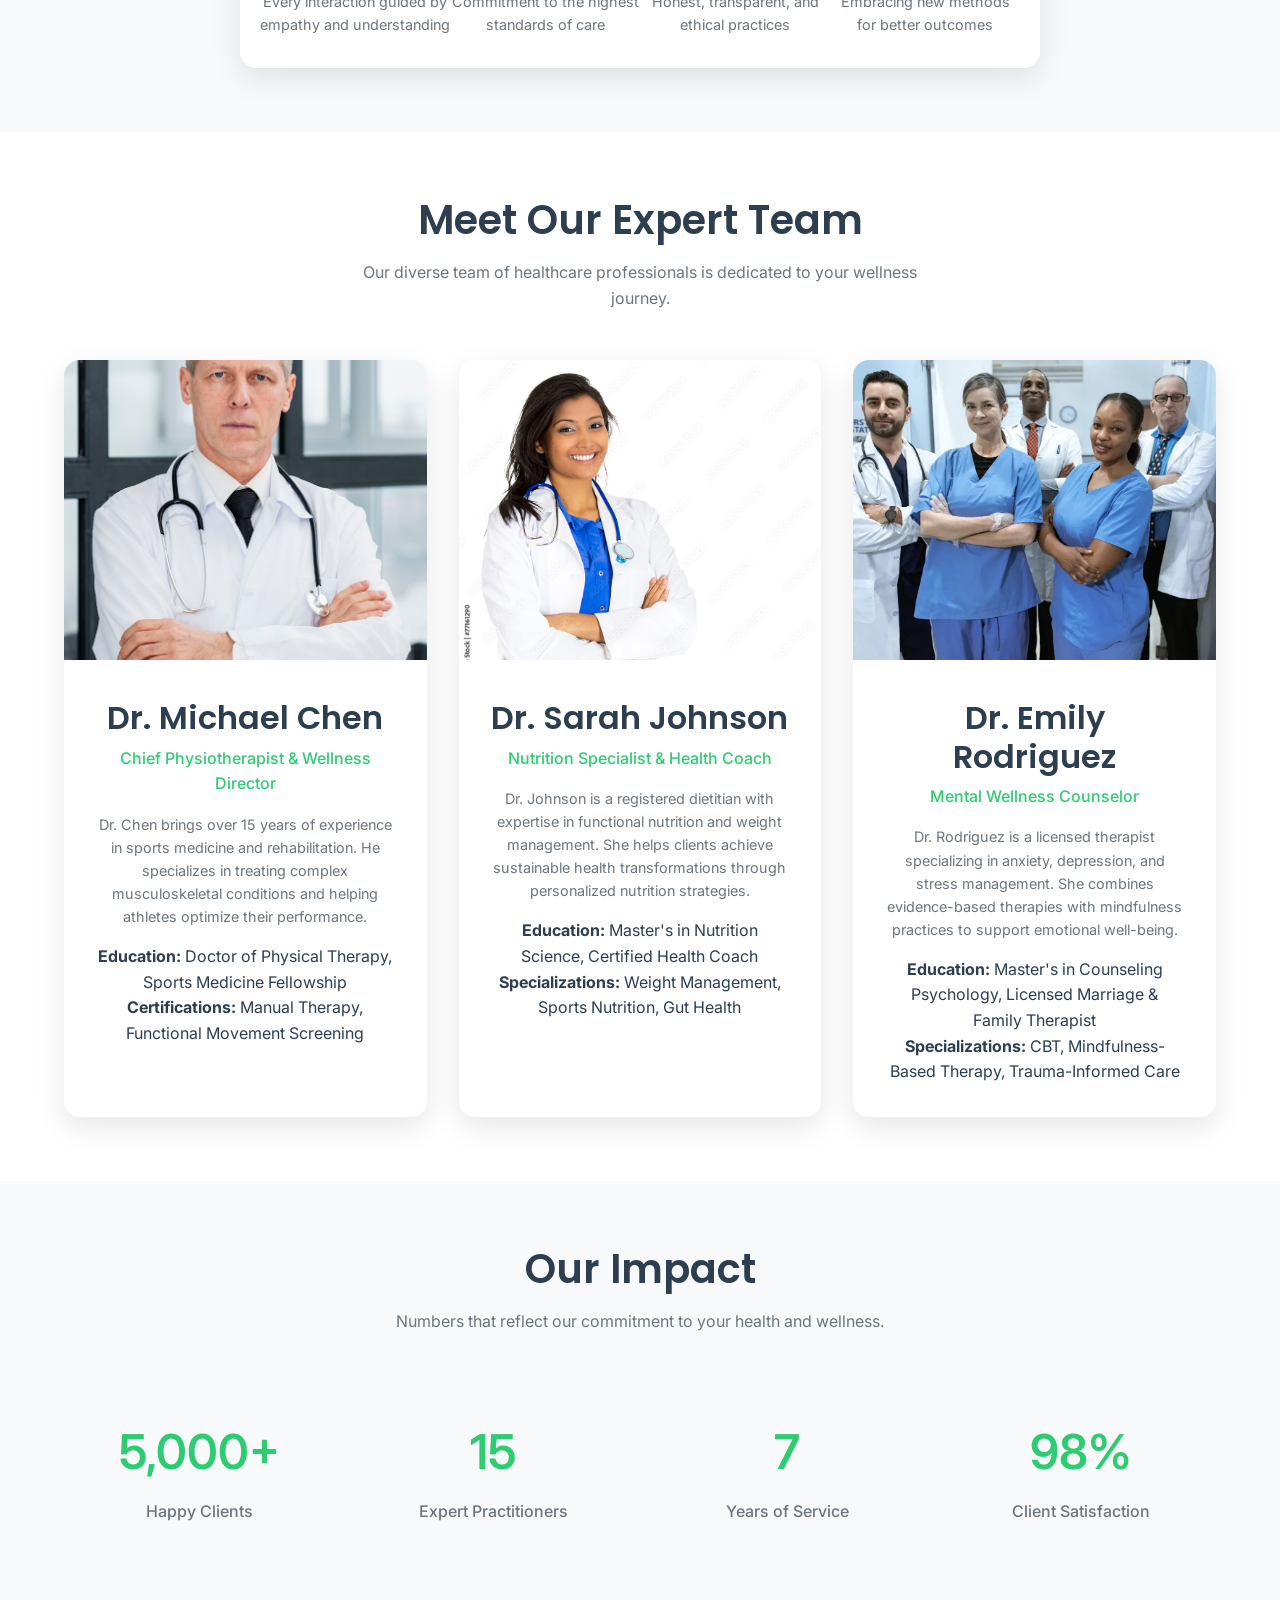
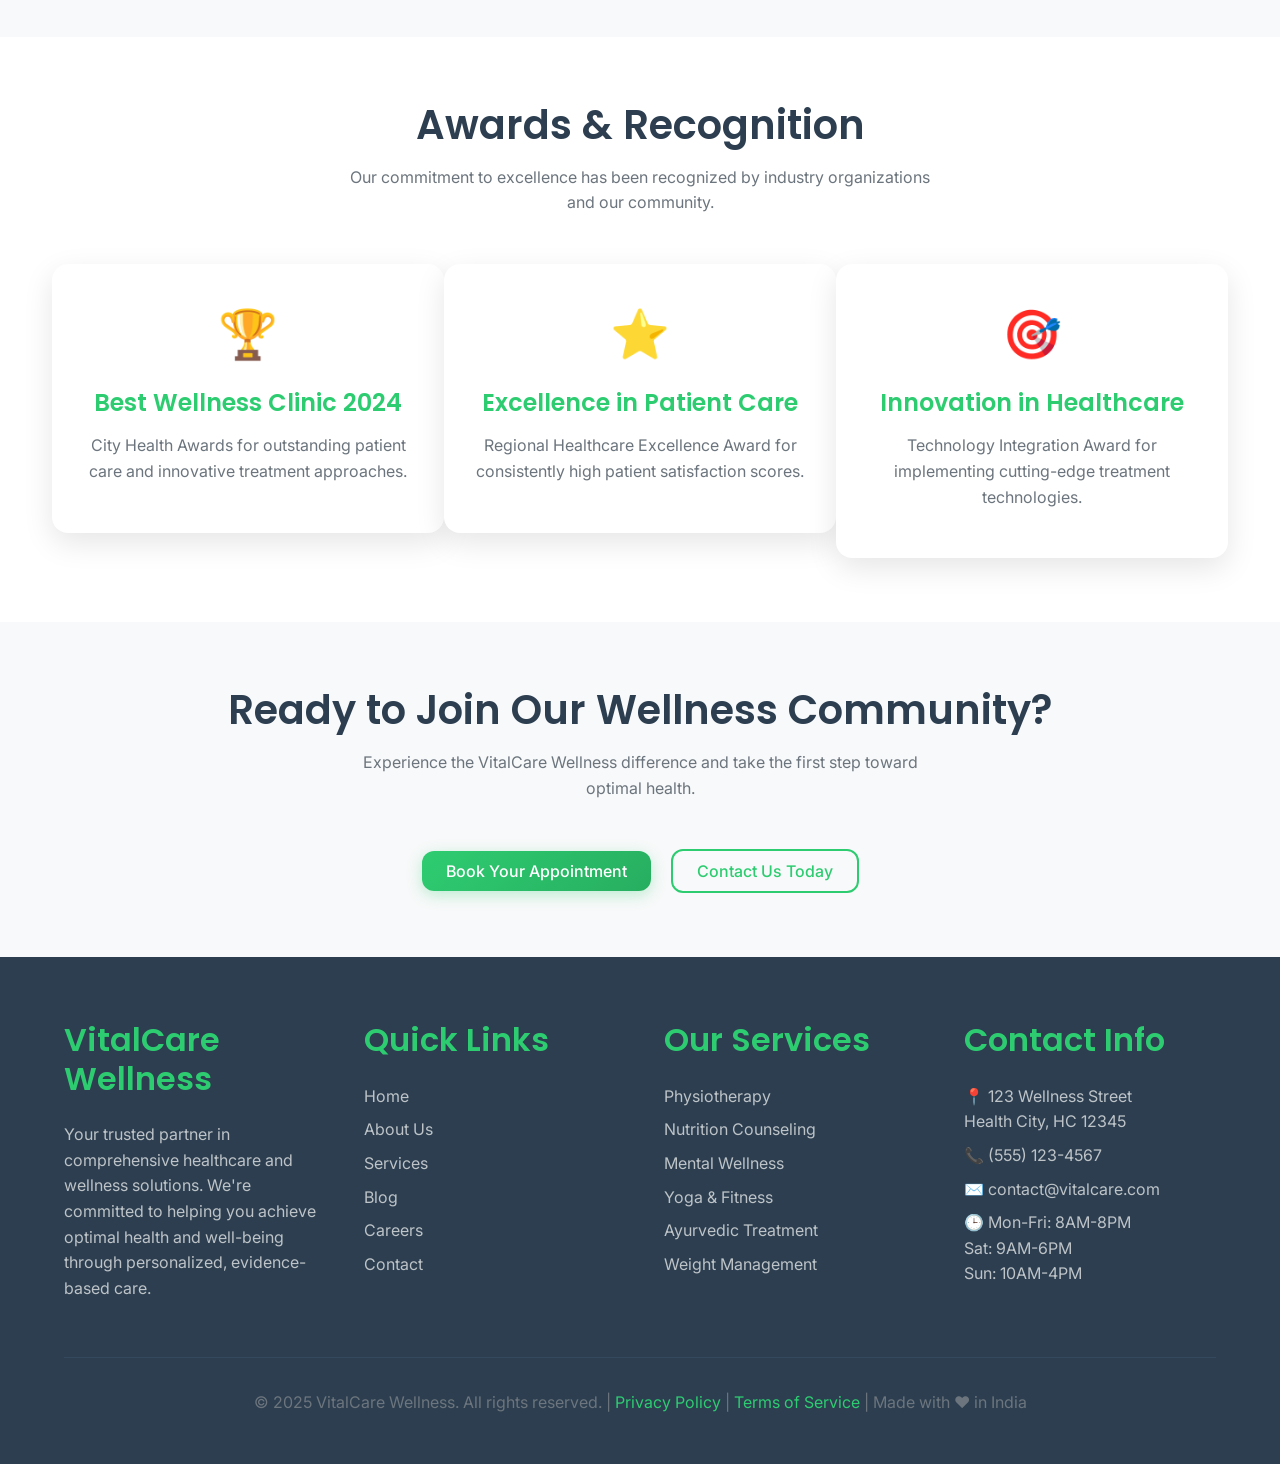
<file: about.html>
<!DOCTYPE html>
<html lang="en">
<head>
    <meta charset="UTF-8">
    <meta name="viewport" content="width=device-width, initial-scale=1.0">
    <meta name="description" content="Learn about VitalCare Wellness - our mission, vision, and dedicated team of healthcare professionals committed to your well-being.">
    <meta name="keywords" content="about VitalCare Wellness, healthcare team, mission, vision, wellness clinic">
    <title>About Us - VitalCare Wellness</title>
    <link rel="stylesheet" href="./css/styles.css">
    <link rel="icon" type="image/x-icon" href="data:image/svg+xml,<svg xmlns='http://www.w3.org/2000/svg' viewBox='0 0 100 100'><text y='.9em' font-size='90'>🏥</text></svg>">
</head>
<body>
    <!-- Header -->
    <header class="header" id="header">
        <nav class="navbar container">
            <a href="index.html" class="logo">VitalCare Wellness</a>
            
            <ul class="nav-menu">
                <li class="nav-item">
                    <a href="index.html" class="nav-link">Home</a>
                </li>
                <li class="nav-item">
                    <a href="about.html" class="nav-link active">About Us</a>
                </li>
                <li class="nav-item dropdown">
                    <a href="index.html#services" class="nav-link">Services ▾</a>
                    <ul class="dropdown-menu">
                        <li><a href="services/physiotherapy.html" class="dropdown-item"><span class="service-icon">🏃‍♂️</span> Physiotherapy</a></li>
                        <li><a href="services/nutrition.html" class="dropdown-item"><span class="service-icon">🥗</span> Nutrition Counseling</a></li>
                        <li><a href="services/mental-wellness.html" class="dropdown-item"><span class="service-icon">🧠</span> Mental Wellness</a></li>
                        <li><a href="services/yoga-fitness.html" class="dropdown-item"><span class="service-icon">🧘‍♀️</span> Yoga <li><a href="services/yoga-fitness.html" class="dropdown-item">Yoga & Fitness</a></li> Fitness</a></li>
                        <li><a href="services/ayurveda.html" class="dropdown-item"><span class="service-icon">🌿</span> Ayurvedic Treatment</a></li>
                        <li><a href="services/weight-management.html" class="dropdown-item"><span class="service-icon">⚖️</span> Weight Management</a></li>
                    </ul>
                </li>
                <li class="nav-item dropdown">
                    <a href="index.html#calculators" class="nav-link">Fitness Calculator ▾</a>
                    <ul class="dropdown-menu">
                        <li><a href="index.html#calculators" class="dropdown-item"><span class="service-icon">📊</span> BMI Calculator</a></li>
                        <li><a href="index.html#calculators" class="dropdown-item"><span class="service-icon">🔥</span> Calorie Calculator</a></li>
                    </ul>
                </li>
                <li class="nav-item">
                    <a href="blog.html" class="nav-link">Blog</a>
                </li>
                <li class="nav-item">
                    <a href="career.html" class="nav-link">Careers</a>
                </li>
                <li class="nav-item">
                    <a href="contact.html" class="nav-link">Contact</a>
                </li>
                <li class="nav-item">
                    <a href="index.html#appointment" class="btn btn-primary">Book Appointment</a>
                </li>
            </ul>
            
            <button class="mobile-menu-toggle">☰</button>
        </nav>
        
        <!-- Mobile Menu -->
        <div class="mobile-menu">
            <ul class="mobile-nav-menu">
                <li><a href="index.html" class="mobile-nav-link">Home</a></li>
                <li><a href="about.html" class="mobile-nav-link">About Us</a></li>
                <li><a href="index.html#services" class="mobile-nav-link">Services</a></li>
                <li><a href="services/physiotherapy.html" class="mobile-nav-link">Physiotherapy</a></li>
                <li><a href="services/nutrition.html" class="mobile-nav-link">Nutrition Counseling</a></li>
                <li><a href="services/mental-wellness.html" class="mobile-nav-link">Mental Wellness</a></li>
                <li><a href="services/yoga-fitness.html" class="mobile-nav-link">Yoga & Fitness</a></li>
                <li><a href="services/ayurveda.html" class="mobile-nav-link">Ayurvedic Treatment</a></li>
                <li><a href="services/weight-management.html" class="mobile-nav-link">Weight Management</a></li>
                <li><a href="index.html#calculators" class="mobile-nav-link">Fitness Calculator</a></li>
                <li><a href="blog.html" class="mobile-nav-link">Blog</a></li>
                <li><a href="career.html" class="mobile-nav-link">Careers</a></li>
                <li><a href="contact.html" class="mobile-nav-link">Contact</a></li>
                <li><a href="index.html#appointment" class="btn btn-primary">Book Appointment</a></li>
            </ul>
        </div>
    </header>

    <!-- Hero Section -->
    <section class="hero" style="background: linear-gradient(135deg, rgba(46, 204, 113, 0.9), rgba(39, 174, 96, 0.85)), url('./images/clinic-interior.jpg') center/cover; min-height: 60vh;">
        <div class="container">
            <div class="hero-content" style="padding-top: 100px; text-align: center; background: rgba(255, 255, 255, 0.95); padding: 3rem; border-radius: 1rem; box-shadow: 0 20px 60px rgba(0, 0, 0, 0.2);">
                <h1 class="hero-title" style="font-size: 3rem; margin-bottom: 1rem; color: #2c3e50;">About VitalCare Wellness</h1>
                <p class="hero-subtitle" style="font-size: 1.25rem; max-width: 800px; margin: 0 auto 2rem; color: #6c757d;">Dedicated to transforming lives through comprehensive, compassionate healthcare and wellness solutions.</p>
            </div>
        </div>
    </section>

    <!-- Mission & Vision -->
    <section class="section">
        <div class="container">
            <div class="row">
                <div class="col-6">
                    <h2>Our Mission</h2>
                    <p style="font-size: 1.1rem; color: var(--text-light); line-height: 1.8;">To empower individuals on their wellness journey by providing comprehensive, evidence-based healthcare services that address the whole person - body, mind, and spirit. We are committed to delivering exceptional care through innovative treatments, personalized attention, and unwavering support for every client's health goals.</p>
                </div>
                <div class="col-6">
                    <h2>Our Vision</h2>
                    <p style="font-size: 1.1rem; color: var(--text-light); line-height: 1.8;">To be the premier wellness destination where individuals achieve optimal health through integrated, holistic care. We envision a community where wellness is accessible, sustainable, and celebrated as the foundation of a fulfilling life.</p>
                </div>
            </div>
        </div>
    </section>

    <!-- Our Story -->
    <section class="section bg-light">
        <div class="container">
            <div class="section-title">
                <h2>Our Story</h2>
                <p class="section-subtitle">How VitalCare Wellness came to be and our journey toward comprehensive wellness care.</p>
            </div>
            
            <div style="max-width: 800px; margin: 0 auto; text-align: center;">
                <p style="font-size: 1.1rem; color: var(--text-light); line-height: 1.8; margin-bottom: 2rem;">Founded in 2018 by a team of passionate healthcare professionals, VitalCare Wellness began with a simple belief: that optimal health requires a comprehensive approach. After witnessing the limitations of fragmented healthcare, our founders decided to create a space where different healing modalities could work together seamlessly.</p>
                
                <p style="font-size: 1.1rem; color: var(--text-light); line-height: 1.8; margin-bottom: 2rem;">Today, we continue to evolve and expand our services, always keeping our patients' needs at the forefront. Our commitment to excellence, innovation, and compassionate care has made us a trusted partner in our community's health journey.</p>
                
                <div style="background: var(--white); padding: 2rem; border-radius: var(--border-radius-lg); box-shadow: 0 10px 30px rgba(0, 0, 0, 0.1); margin-top: 2rem;">
                    <h3 style="color: var(--primary-green); margin-bottom: 1rem;">Our Core Values</h3>
                    <div class="row">
                        <div class="col-3">
                            <div style="text-align: center;">
                                <div style="font-size: 2rem; margin-bottom: 0.5rem;">❤️</div>
                                <strong>Compassion</strong>
                                <p style="color: var(--text-light); font-size: 0.9rem; margin: 0;">Every interaction guided by empathy and understanding</p>
                            </div>
                        </div>
                        <div class="col-3">
                            <div style="text-align: center;">
                                <div style="font-size: 2rem; margin-bottom: 0.5rem;">🔬</div>
                                <strong>Excellence</strong>
                                <p style="color: var(--text-light); font-size: 0.9rem; margin: 0;">Commitment to the highest standards of care</p>
                            </div>
                        </div>
                        <div class="col-3">
                            <div style="text-align: center;">
                                <div style="font-size: 2rem; margin-bottom: 0.5rem;">🤝</div>
                                <strong>Integrity</strong>
                                <p style="color: var(--text-light); font-size: 0.9rem; margin: 0;">Honest, transparent, and ethical practices</p>
                            </div>
                        </div>
                        <div class="col-3">
                            <div style="text-align: center;">
                                <div style="font-size: 2rem; margin-bottom: 0.5rem;">🌟</div>
                                <strong>Innovation</strong>
                                <p style="color: var(--text-light); font-size: 0.9rem; margin: 0;">Embracing new methods for better outcomes</p>
                            </div>
                        </div>
                    </div>
                </div>
            </div>
        </div>
    </section>

    <!-- Team Section -->
    <section class="section">
        <div class="container">
            <div class="section-title">
                <h2>Meet Our Expert Team</h2>
                <p class="section-subtitle">Our diverse team of healthcare professionals is dedicated to your wellness journey.</p>
            </div>
            
            <div class="team-grid">
                <div class="team-card">
                    <img src="./images/doctor-male.jpg" alt="Dr. Michael Chen" class="team-image">
                    <div class="team-content">
                        <h3 class="team-name">Dr. Michael Chen</h3>
                        <p class="team-specialization">Chief Physiotherapist & Wellness Director</p>
                        <p class="team-bio">Dr. Chen brings over 15 years of experience in sports medicine and rehabilitation. He specializes in treating complex musculoskeletal conditions and helping athletes optimize their performance.</p>
                        <div style="margin-top: 1rem;">
                            <strong>Education:</strong> Doctor of Physical Therapy, Sports Medicine Fellowship<br>
                            <strong>Certifications:</strong> Manual Therapy, Functional Movement Screening
                        </div>
                    </div>
                </div>
                
                <div class="team-card">
                    <img src="./images/doctor-female.jpg" alt="Dr. Sarah Johnson" class="team-image">
                    <div class="team-content">
                        <h3 class="team-name">Dr. Sarah Johnson</h3>
                        <p class="team-specialization">Nutrition Specialist & Health Coach</p>
                        <p class="team-bio">Dr. Johnson is a registered dietitian with expertise in functional nutrition and weight management. She helps clients achieve sustainable health transformations through personalized nutrition strategies.</p>
                        <div style="margin-top: 1rem;">
                            <strong>Education:</strong> Master's in Nutrition Science, Certified Health Coach<br>
                            <strong>Specializations:</strong> Weight Management, Sports Nutrition, Gut Health
                        </div>
                    </div>
                </div>
                
                <div class="team-card">
                    <img src="./images/team-member.jpg" alt="Dr. Emily Rodriguez" class="team-image">
                    <div class="team-content">
                        <h3 class="team-name">Dr. Emily Rodriguez</h3>
                        <p class="team-specialization">Mental Wellness Counselor</p>
                        <p class="team-bio">Dr. Rodriguez is a licensed therapist specializing in anxiety, depression, and stress management. She combines evidence-based therapies with mindfulness practices to support emotional well-being.</p>
                        <div style="margin-top: 1rem;">
                            <strong>Education:</strong> Master's in Counseling Psychology, Licensed Marriage & Family Therapist<br>
                            <strong>Specializations:</strong> CBT, Mindfulness-Based Therapy, Trauma-Informed Care
                        </div>
                    </div>
                </div>
            </div>
        </div>
    </section>

    <!-- Statistics -->
    <section class="section bg-light">
        <div class="container">
            <div class="section-title">
                <h2>Our Impact</h2>
                <p class="section-subtitle">Numbers that reflect our commitment to your health and wellness.</p>
            </div>
            
            <div class="row">
                <div class="col-3">
                    <div style="text-align: center; padding: 2rem;">
                        <div style="font-size: 3rem; font-weight: 600; color: var(--primary-green); margin-bottom: 0.5rem;">5,000+</div>
                        <p style="color: var(--text-light); font-weight: 500;">Happy Clients</p>
                    </div>
                </div>
                <div class="col-3">
                    <div style="text-align: center; padding: 2rem;">
                        <div style="font-size: 3rem; font-weight: 600; color: var(--primary-green); margin-bottom: 0.5rem;">15</div>
                        <p style="color: var(--text-light); font-weight: 500;">Expert Practitioners</p>
                    </div>
                </div>
                <div class="col-3">
                    <div style="text-align: center; padding: 2rem;">
                        <div style="font-size: 3rem; font-weight: 600; color: var(--primary-green); margin-bottom: 0.5rem;">7</div>
                        <p style="color: var(--text-light); font-weight: 500;">Years of Service</p>
                    </div>
                </div>
                <div class="col-3">
                    <div style="text-align: center; padding: 2rem;">
                        <div style="font-size: 3rem; font-weight: 600; color: var(--primary-green); margin-bottom: 0.5rem;">98%</div>
                        <p style="color: var(--text-light); font-weight: 500;">Client Satisfaction</p>
                    </div>
                </div>
            </div>
        </div>
    </section>

    <!-- Awards & Recognition -->
    <section class="section">
        <div class="container">
            <div class="section-title">
                <h2>Awards & Recognition</h2>
                <p class="section-subtitle">Our commitment to excellence has been recognized by industry organizations and our community.</p>
            </div>
            
            <div class="row">
                <div class="col-4">
                    <div style="background: var(--white); padding: 2rem; border-radius: var(--border-radius-lg); box-shadow: 0 10px 30px rgba(0, 0, 0, 0.1); text-align: center;">
                        <div style="font-size: 3rem; margin-bottom: 1rem;">🏆</div>
                        <h4 style="color: var(--primary-green); margin-bottom: 1rem;">Best Wellness Clinic 2024</h4>
                        <p style="color: var(--text-light);">City Health Awards for outstanding patient care and innovative treatment approaches.</p>
                    </div>
                </div>
                
                <div class="col-4">
                    <div style="background: var(--white); padding: 2rem; border-radius: var(--border-radius-lg); box-shadow: 0 10px 30px rgba(0, 0, 0, 0.1); text-align: center;">
                        <div style="font-size: 3rem; margin-bottom: 1rem;">⭐</div>
                        <h4 style="color: var(--primary-green); margin-bottom: 1rem;">Excellence in Patient Care</h4>
                        <p style="color: var(--text-light);">Regional Healthcare Excellence Award for consistently high patient satisfaction scores.</p>
                    </div>
                </div>
                
                <div class="col-4">
                    <div style="background: var(--white); padding: 2rem; border-radius: var(--border-radius-lg); box-shadow: 0 10px 30px rgba(0, 0, 0, 0.1); text-align: center;">
                        <div style="font-size: 3rem; margin-bottom: 1rem;">🎯</div>
                        <h4 style="color: var(--primary-green); margin-bottom: 1rem;">Innovation in Healthcare</h4>
                        <p style="color: var(--text-light);">Technology Integration Award for implementing cutting-edge treatment technologies.</p>
                    </div>
                </div>
            </div>
        </div>
    </section>

    <!-- CTA Section -->
    <section class="section bg-light">
        <div class="container">
            <div class="section-title">
                <h2>Ready to Join Our Wellness Community?</h2>
                <p class="section-subtitle">Experience the VitalCare Wellness difference and take the first step toward optimal health.</p>
            </div>
            
            <div class="text-center">
                <a href="index.html#appointment" class="btn btn-primary" style="margin-right: 1rem;">Book Your Appointment</a>
                <a href="contact.html" class="btn btn-outline">Contact Us Today</a>
            </div>
        </div>
    </section>

    <!-- Footer -->
    <footer class="footer">
        <div class="container">
            <div class="footer-content">
                <div class="footer-section">
                    <h3>VitalCare Wellness</h3>
                    <p>Your trusted partner in comprehensive healthcare and wellness solutions. We're committed to helping you achieve optimal health and well-being through personalized, evidence-based care.</p>
                </div>
                
                <div class="footer-section">
                    <h3>Quick Links</h3>
                    <ul class="footer-links">
                        <li><a href="index.html">Home</a></li>
                        <li><a href="about.html">About Us</a></li>
                        <li><a href="index.html#services">Services</a></li>
                        <li><a href="blog.html">Blog</a></li>
                        <li><a href="career.html">Careers</a></li>
                        <li><a href="contact.html">Contact</a></li>
                    </ul>
                </div>
                
                <div class="footer-section">
                    <h3>Our Services</h3>
                    <ul class="footer-links">
                        <li><a href="services/physiotherapy.html">Physiotherapy</a></li>
                        <li><a href="services/nutrition.html">Nutrition Counseling</a></li>
                        <li><a href="services/mental-wellness.html">Mental Wellness</a></li>
                        <li><a href="services/yoga-fitness.html">Yoga & Fitness</a></li>
                        <li><a href="services/ayurveda.html">Ayurvedic Treatment</a></li>
                        <li><a href="services/weight-management.html">Weight Management</a></li>
                    </ul>
                </div>
                
                <div class="footer-section">
                    <h3>Contact Info</h3>
                    <p>📍 123 Wellness Street<br>Health City, HC 12345</p>
                    <p>📞 (555) 123-4567</p>
                    <p>✉️ contact@vitalcare.com</p>
                    <p>🕒 Mon-Fri: 8AM-8PM<br>Sat: 9AM-6PM<br>Sun: 10AM-4PM</p>
                </div>
            </div>
            
            <div class="footer-bottom">
                <p>&copy; 2025 VitalCare Wellness. All rights reserved. | <a href="privacy.html">Privacy Policy</a> | <a href="terms.html">Terms of Service</a> | Made with ❤️ in India</p>
            </div>
        </div>
    </footer>

    <!-- WhatsApp Button -->
    <a href="#" class="whatsapp-btn" title="Chat with us on WhatsApp">💬</a>

    <script src="./js/main.js"></script>
</body>
</html>
</file>
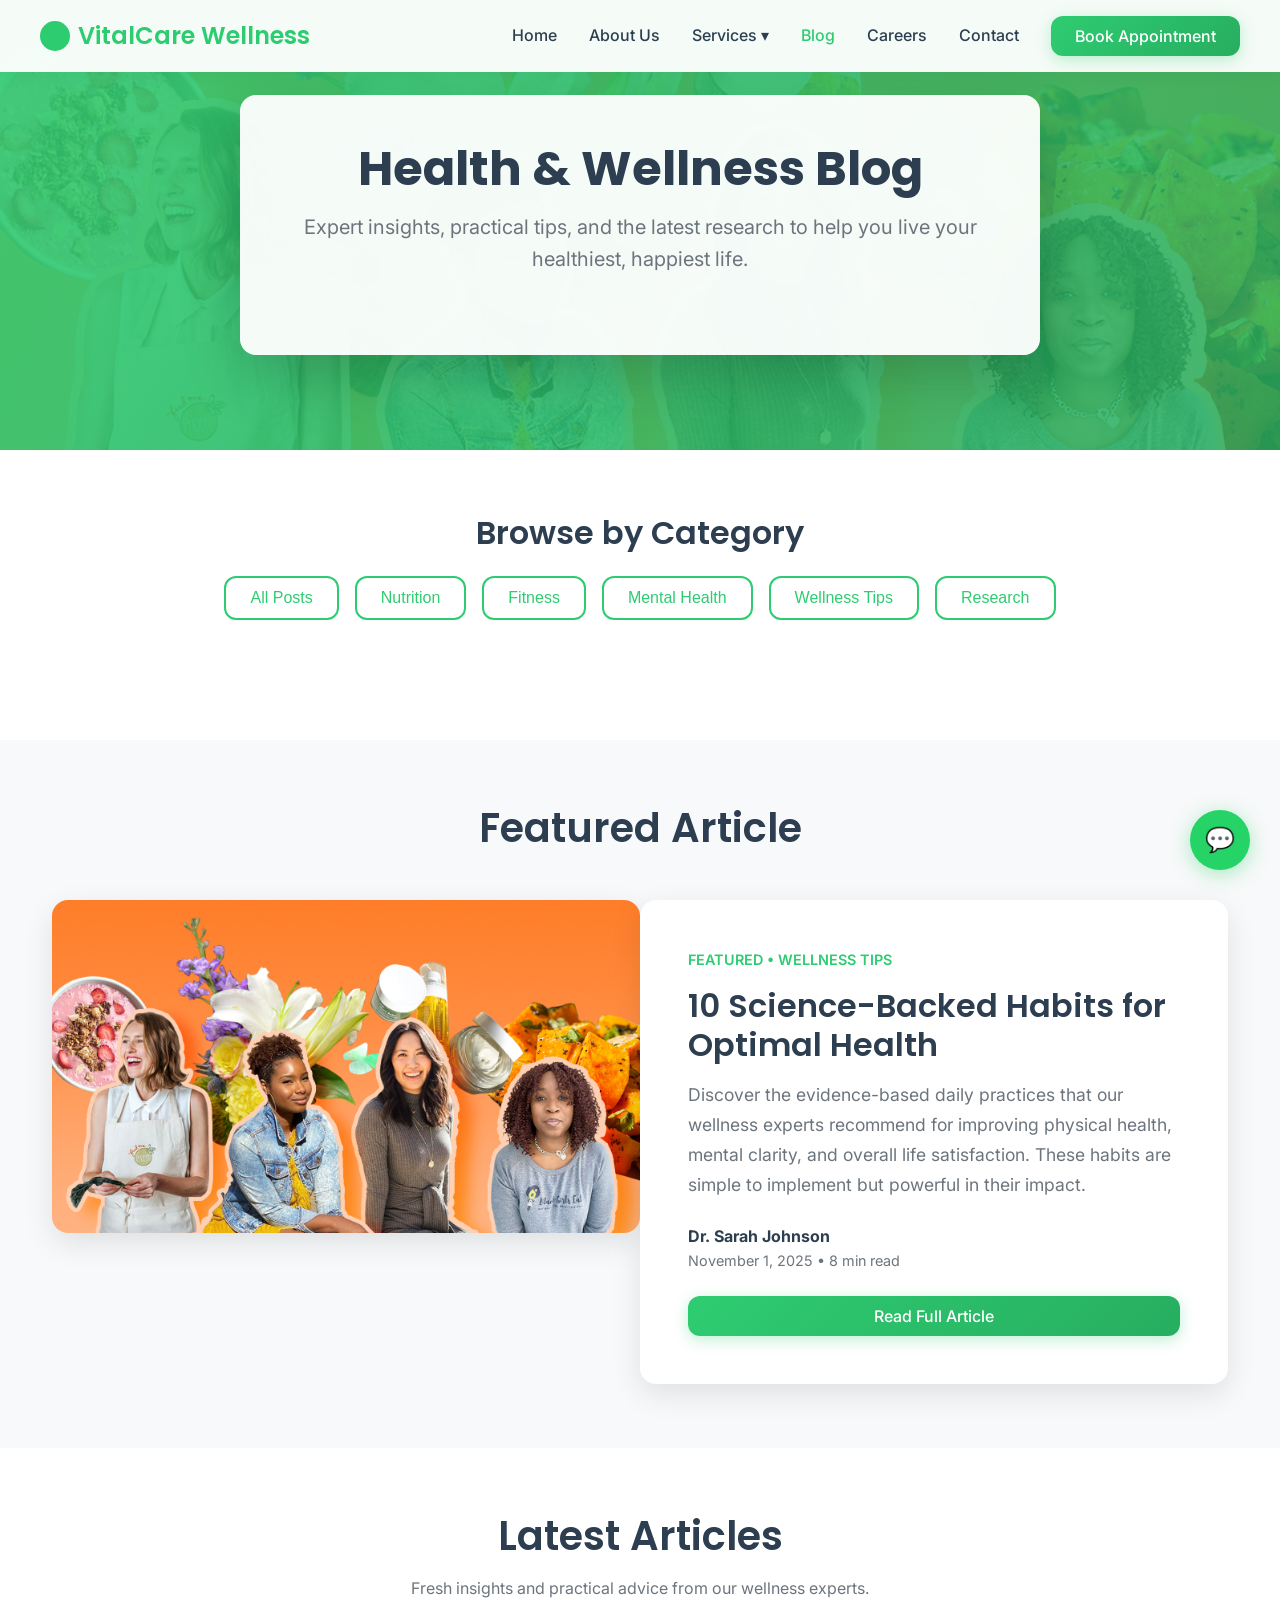
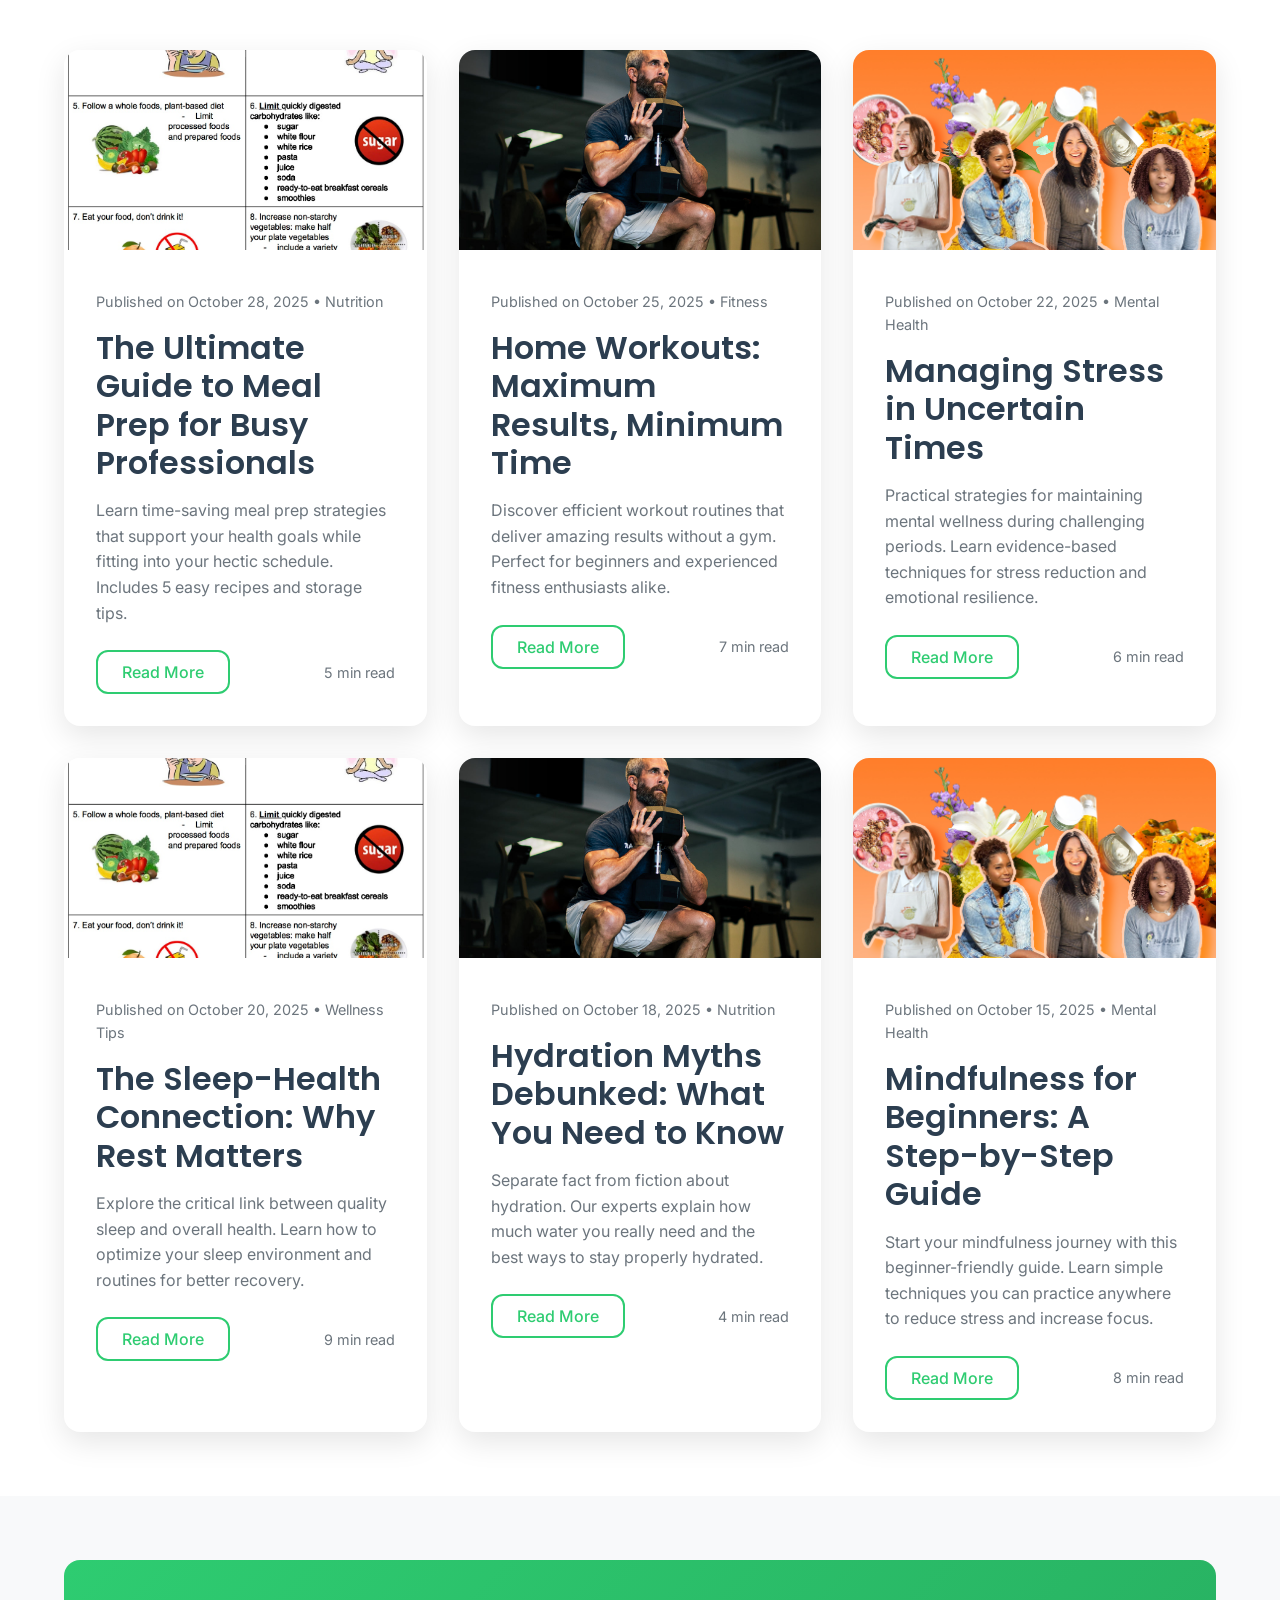
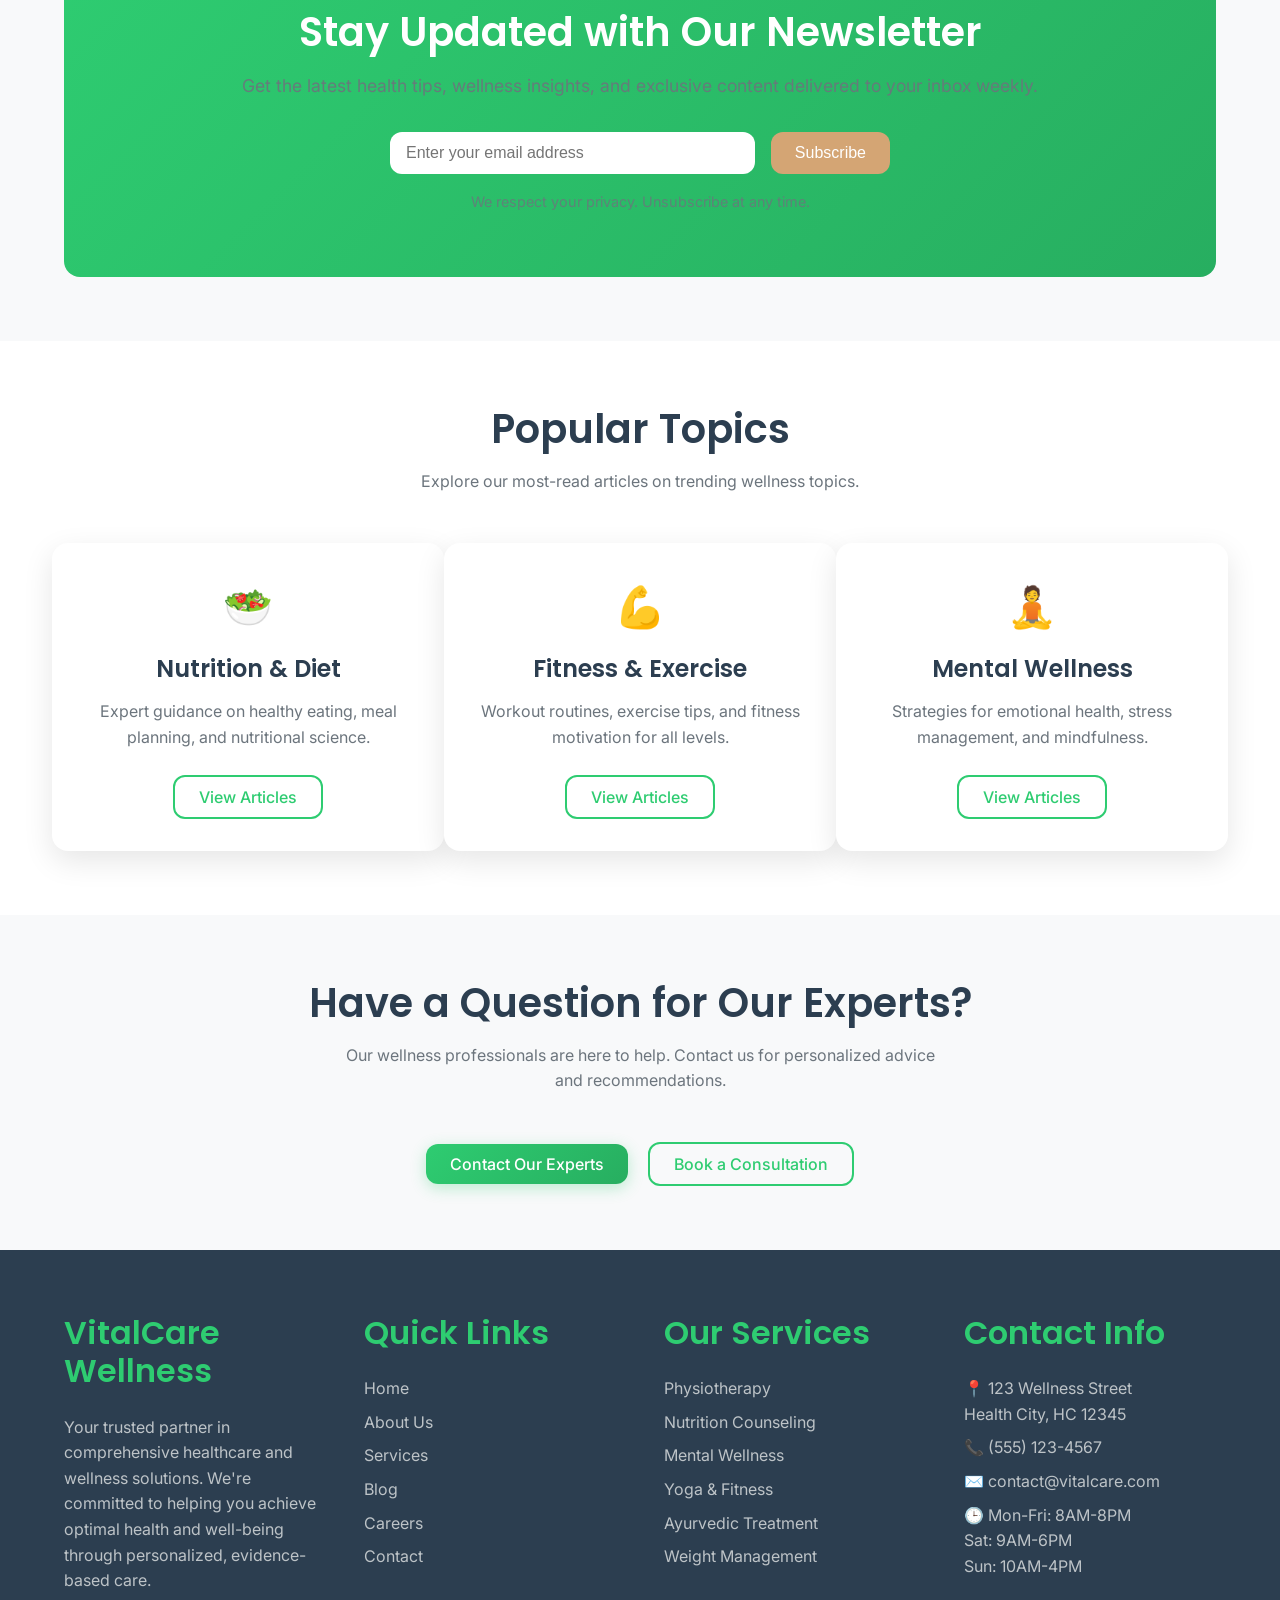
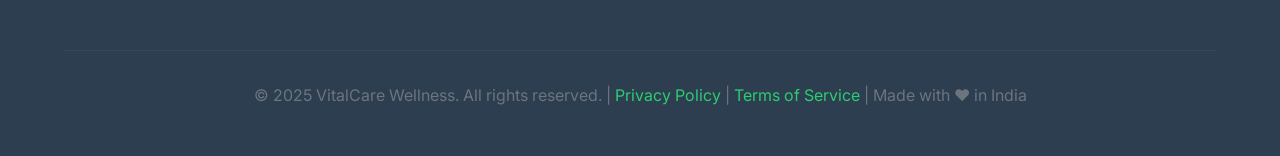
<file: blog.html>
<!DOCTYPE html>
<html lang="en">
<head>
    <meta charset="UTF-8">
    <meta name="viewport" content="width=device-width, initial-scale=1.0">
    <meta name="description" content="Read the latest health and wellness articles from VitalCare Wellness experts. Tips, advice, and insights for optimal health.">
    <meta name="keywords" content="health blog, wellness articles, nutrition tips, fitness advice, mental health, wellness tips">
    <title>Health & Wellness Blog - VitalCare Wellness</title>
    <link rel="stylesheet" href="./css/styles.css">
    <link rel="icon" type="image/x-icon" href="data:image/svg+xml,<svg xmlns='http://www.w3.org/2000/svg' viewBox='0 0 100 100'><text y='.9em' font-size='90'>🏥</text></svg>">
</head>
<body>
    <!-- Header -->
    <header class="header" id="header">
        <nav class="navbar container">
            <a href="index.html" class="logo">VitalCare Wellness</a>
            
            <ul class="nav-menu">
                <li class="nav-item">
                    <a href="index.html" class="nav-link">Home</a>
                </li>
                <li class="nav-item">
                    <a href="about.html" class="nav-link">About Us</a>
                </li>
                <li class="nav-item dropdown">
                    <a href="index.html#services" class="nav-link">Services ▾</a>
                    <ul class="dropdown-menu">
                        <li><a href="services/physiotherapy.html" class="dropdown-item"><span class="service-icon">🏃‍♂️</span> Physiotherapy</a></li>
                        <li><a href="services/nutrition.html" class="dropdown-item"><span class="service-icon">🥗</span> Nutrition Counseling</a></li>
                        <li><a href="services/mental-wellness.html" class="dropdown-item"><span class="service-icon">🧠</span> Mental Wellness</a></li>
                        <li><a href="services/yoga-fitness.html" class="dropdown-item"><span class="service-icon">🧘‍♀️</span> Yoga <li><a href="services/yoga-fitness.html" class="dropdown-item">Yoga & Fitness</a></li> Fitness</a></li>
                        <li><a href="services/ayurveda.html" class="dropdown-item"><span class="service-icon">🌿</span> Ayurvedic Treatment</a></li>
                        <li><a href="services/weight-management.html" class="dropdown-item"><span class="service-icon">⚖️</span> Weight Management</a></li>
                    </ul>
                </li>
                <li class="nav-item">
                    <a href="blog.html" class="nav-link active">Blog</a>
                </li>
                <li class="nav-item">
                    <a href="career.html" class="nav-link">Careers</a>
                </li>
                <li class="nav-item">
                    <a href="contact.html" class="nav-link">Contact</a>
                </li>
                <li class="nav-item">
                    <a href="index.html#appointment" class="btn btn-primary">Book Appointment</a>
                </li>
            </ul>
            
            <button class="mobile-menu-toggle">☰</button>
        </nav>
    </header>

    <!-- Hero Section -->
    <section class="hero" style="background: linear-gradient(135deg, rgba(46, 204, 113, 0.9), rgba(39, 174, 96, 0.85)), url('./images/blog-wellness.jpg') center/cover; min-height: 50vh;">
        <div class="container">
            <div class="hero-content" style="padding-top: 100px; text-align: center; background: rgba(255, 255, 255, 0.95); padding: 3rem; border-radius: 1rem; box-shadow: 0 20px 60px rgba(0, 0, 0, 0.2);">
                <h1 class="hero-title" style="font-size: 3rem; margin-bottom: 1rem; color: #2c3e50;">Health & Wellness Blog</h1>
                <p class="hero-subtitle" style="font-size: 1.25rem; max-width: 800px; margin: 0 auto 2rem; color: #6c757d;">Expert insights, practical tips, and the latest research to help you live your healthiest, happiest life.</p>
            </div>
        </div>
    </section>

    <!-- Blog Categories -->
    <section class="section">
        <div class="container">
            <div style="text-align: center; margin-bottom: 3rem;">
                <h3 style="margin-bottom: 1.5rem;">Browse by Category</h3>
                <div style="display: flex; justify-content: center; gap: 1rem; flex-wrap: wrap;">
                    <button class="btn btn-outline" style="margin-bottom: 0.5rem;">All Posts</button>
                    <button class="btn btn-outline" style="margin-bottom: 0.5rem;">Nutrition</button>
                    <button class="btn btn-outline" style="margin-bottom: 0.5rem;">Fitness</button>
                    <button class="btn btn-outline" style="margin-bottom: 0.5rem;">Mental Health</button>
                    <button class="btn btn-outline" style="margin-bottom: 0.5rem;">Wellness Tips</button>
                    <button class="btn btn-outline" style="margin-bottom: 0.5rem;">Research</button>
                </div>
            </div>
        </div>
    </section>

    <!-- Featured Article -->
    <section class="section bg-light">
        <div class="container">
            <div class="section-title">
                <h2>Featured Article</h2>
            </div>
            
            <div class="row">
                <div class="col-6">
                    <img src="./images/blog-wellness.jpg" alt="Featured Article" style="width: 100%; border-radius: var(--border-radius-lg); box-shadow: 0 10px 30px rgba(0, 0, 0, 0.1);">
                </div>
                <div class="col-6">
                    <div style="background: var(--white); padding: 3rem; border-radius: var(--border-radius-lg); box-shadow: 0 10px 30px rgba(0, 0, 0, 0.1); height: 100%; display: flex; flex-direction: column; justify-content: center;">
                        <div style="color: var(--primary-green); font-size: 0.9rem; font-weight: 600; margin-bottom: 1rem;">FEATURED • WELLNESS TIPS</div>
                        <h3 style="font-size: 2rem; margin-bottom: 1rem;">10 Science-Backed Habits for Optimal Health</h3>
                        <p style="color: var(--text-light); font-size: 1.1rem; margin-bottom: 1.5rem; line-height: 1.7;">Discover the evidence-based daily practices that our wellness experts recommend for improving physical health, mental clarity, and overall life satisfaction. These habits are simple to implement but powerful in their impact.</p>
                        <div style="display: flex; justify-content: space-between; align-items: center; margin-bottom: 1.5rem;">
                            <div>
                                <strong style="color: var(--text-dark);">Dr. Sarah Johnson</strong>
                                <p style="color: var(--text-light); font-size: 0.9rem; margin: 0;">November 1, 2025 • 8 min read</p>
                            </div>
                        </div>
                        <a href="#" class="btn btn-primary">Read Full Article</a>
                    </div>
                </div>
            </div>
        </div>
    </section>

    <!-- Latest Articles -->
    <section class="section">
        <div class="container">
            <div class="section-title">
                <h2>Latest Articles</h2>
                <p class="section-subtitle">Fresh insights and practical advice from our wellness experts.</p>
            </div>
            
            <div class="blog-grid">
                <div class="blog-card">
                    <img src="./images/blog-nutrition.png" alt="Nutrition Article" class="blog-image">
                    <div class="blog-content">
                        <div class="blog-meta">Published on October 28, 2025 • Nutrition</div>
                        <h3 class="blog-title">The Ultimate Guide to Meal Prep for Busy Professionals</h3>
                        <p class="blog-excerpt">Learn time-saving meal prep strategies that support your health goals while fitting into your hectic schedule. Includes 5 easy recipes and storage tips.</p>
                        <div style="display: flex; justify-content: space-between; align-items: center;">
                            <a href="#" class="btn btn-outline">Read More</a>
                            <span style="color: var(--text-light); font-size: 0.9rem;">5 min read</span>
                        </div>
                    </div>
                </div>
                
                <div class="blog-card">
                    <img src="./images/blog-fitness.jpg" alt="Fitness Article" class="blog-image">
                    <div class="blog-content">
                        <div class="blog-meta">Published on October 25, 2025 • Fitness</div>
                        <h3 class="blog-title">Home Workouts: Maximum Results, Minimum Time</h3>
                        <p class="blog-excerpt">Discover efficient workout routines that deliver amazing results without a gym. Perfect for beginners and experienced fitness enthusiasts alike.</p>
                        <div style="display: flex; justify-content: space-between; align-items: center;">
                            <a href="#" class="btn btn-outline">Read More</a>
                            <span style="color: var(--text-light); font-size: 0.9rem;">7 min read</span>
                        </div>
                    </div>
                </div>
                
                <div class="blog-card">
                    <img src="./images/blog-wellness.jpg" alt="Mental Health Article" class="blog-image">
                    <div class="blog-content">
                        <div class="blog-meta">Published on October 22, 2025 • Mental Health</div>
                        <h3 class="blog-title">Managing Stress in Uncertain Times</h3>
                        <p class="blog-excerpt">Practical strategies for maintaining mental wellness during challenging periods. Learn evidence-based techniques for stress reduction and emotional resilience.</p>
                        <div style="display: flex; justify-content: space-between; align-items: center;">
                            <a href="#" class="btn btn-outline">Read More</a>
                            <span style="color: var(--text-light); font-size: 0.9rem;">6 min read</span>
                        </div>
                    </div>
                </div>
                
                <div class="blog-card">
                    <img src="./images/blog-nutrition.png" alt="Sleep Article" class="blog-image">
                    <div class="blog-content">
                        <div class="blog-meta">Published on October 20, 2025 • Wellness Tips</div>
                        <h3 class="blog-title">The Sleep-Health Connection: Why Rest Matters</h3>
                        <p class="blog-excerpt">Explore the critical link between quality sleep and overall health. Learn how to optimize your sleep environment and routines for better recovery.</p>
                        <div style="display: flex; justify-content: space-between; align-items: center;">
                            <a href="#" class="btn btn-outline">Read More</a>
                            <span style="color: var(--text-light); font-size: 0.9rem;">9 min read</span>
                        </div>
                    </div>
                </div>
                
                <div class="blog-card">
                    <img src="./images/blog-fitness.jpg" alt="Hydration Article" class="blog-image">
                    <div class="blog-content">
                        <div class="blog-meta">Published on October 18, 2025 • Nutrition</div>
                        <h3 class="blog-title">Hydration Myths Debunked: What You Need to Know</h3>
                        <p class="blog-excerpt">Separate fact from fiction about hydration. Our experts explain how much water you really need and the best ways to stay properly hydrated.</p>
                        <div style="display: flex; justify-content: space-between; align-items: center;">
                            <a href="#" class="btn btn-outline">Read More</a>
                            <span style="color: var(--text-light); font-size: 0.9rem;">4 min read</span>
                        </div>
                    </div>
                </div>
                
                <div class="blog-card">
                    <img src="./images/blog-wellness.jpg" alt="Mindfulness Article" class="blog-image">
                    <div class="blog-content">
                        <div class="blog-meta">Published on October 15, 2025 • Mental Health</div>
                        <h3 class="blog-title">Mindfulness for Beginners: A Step-by-Step Guide</h3>
                        <p class="blog-excerpt">Start your mindfulness journey with this beginner-friendly guide. Learn simple techniques you can practice anywhere to reduce stress and increase focus.</p>
                        <div style="display: flex; justify-content: space-between; align-items: center;">
                            <a href="#" class="btn btn-outline">Read More</a>
                            <span style="color: var(--text-light); font-size: 0.9rem;">8 min read</span>
                        </div>
                    </div>
                </div>
            </div>
        </div>
    </section>

    <!-- Newsletter Signup -->
    <section class="section bg-light">
        <div class="container">
            <div style="background: linear-gradient(135deg, var(--primary-green), var(--secondary-green)); color: white; padding: 3rem; border-radius: var(--border-radius-lg); text-align: center;">
                <h2 style="color: white; margin-bottom: 1rem;">Stay Updated with Our Newsletter</h2>
                <p style="font-size: 1.1rem; margin-bottom: 2rem; opacity: 0.9;">Get the latest health tips, wellness insights, and exclusive content delivered to your inbox weekly.</p>
                
                <form style="max-width: 500px; margin: 0 auto;">
                    <div style="display: flex; gap: 1rem; flex-wrap: wrap; justify-content: center;">
                        <input type="email" placeholder="Enter your email address" style="flex: 1; min-width: 250px; padding: 12px 16px; border: none; border-radius: var(--border-radius); font-size: 1rem;">
                        <button type="submit" class="btn btn-secondary">Subscribe</button>
                    </div>
                </form>
                
                <p style="font-size: 0.9rem; margin-top: 1rem; opacity: 0.8;">We respect your privacy. Unsubscribe at any time.</p>
            </div>
        </div>
    </section>

    <!-- Popular Topics -->
    <section class="section">
        <div class="container">
            <div class="section-title">
                <h2>Popular Topics</h2>
                <p class="section-subtitle">Explore our most-read articles on trending wellness topics.</p>
            </div>
            
            <div class="row">
                <div class="col-4">
                    <div style="background: var(--white); padding: 2rem; border-radius: var(--border-radius-lg); box-shadow: 0 10px 30px rgba(0, 0, 0, 0.1); text-align: center;">
                        <div style="font-size: 2.5rem; color: var(--primary-green); margin-bottom: 1rem;">🥗</div>
                        <h4 style="color: var(--text-dark); margin-bottom: 1rem;">Nutrition & Diet</h4>
                        <p style="color: var(--text-light); margin-bottom: 1.5rem;">Expert guidance on healthy eating, meal planning, and nutritional science.</p>
                        <a href="#" class="btn btn-outline">View Articles</a>
                    </div>
                </div>
                
                <div class="col-4">
                    <div style="background: var(--white); padding: 2rem; border-radius: var(--border-radius-lg); box-shadow: 0 10px 30px rgba(0, 0, 0, 0.1); text-align: center;">
                        <div style="font-size: 2.5rem; color: var(--primary-green); margin-bottom: 1rem;">💪</div>
                        <h4 style="color: var(--text-dark); margin-bottom: 1rem;">Fitness & Exercise</h4>
                        <p style="color: var(--text-light); margin-bottom: 1.5rem;">Workout routines, exercise tips, and fitness motivation for all levels.</p>
                        <a href="#" class="btn btn-outline">View Articles</a>
                    </div>
                </div>
                
                <div class="col-4">
                    <div style="background: var(--white); padding: 2rem; border-radius: var(--border-radius-lg); box-shadow: 0 10px 30px rgba(0, 0, 0, 0.1); text-align: center;">
                        <div style="font-size: 2.5rem; color: var(--primary-green); margin-bottom: 1rem;">🧘</div>
                        <h4 style="color: var(--text-dark); margin-bottom: 1rem;">Mental Wellness</h4>
                        <p style="color: var(--text-light); margin-bottom: 1.5rem;">Strategies for emotional health, stress management, and mindfulness.</p>
                        <a href="#" class="btn btn-outline">View Articles</a>
                    </div>
                </div>
            </div>
        </div>
    </section>

    <!-- CTA Section -->
    <section class="section bg-light">
        <div class="container">
            <div class="section-title">
                <h2>Have a Question for Our Experts?</h2>
                <p class="section-subtitle">Our wellness professionals are here to help. Contact us for personalized advice and recommendations.</p>
            </div>
            
            <div class="text-center">
                <a href="contact.html" class="btn btn-primary" style="margin-right: 1rem;">Contact Our Experts</a>
                <a href="index.html#appointment" class="btn btn-outline">Book a Consultation</a>
            </div>
        </div>
    </section>

    <!-- Footer -->
    <footer class="footer">
        <div class="container">
            <div class="footer-content">
                <div class="footer-section">
                    <h3>VitalCare Wellness</h3>
                    <p>Your trusted partner in comprehensive healthcare and wellness solutions. We're committed to helping you achieve optimal health and well-being through personalized, evidence-based care.</p>
                </div>
                
                <div class="footer-section">
                    <h3>Quick Links</h3>
                    <ul class="footer-links">
                        <li><a href="index.html">Home</a></li>
                        <li><a href="about.html">About Us</a></li>
                        <li><a href="index.html#services">Services</a></li>
                        <li><a href="blog.html">Blog</a></li>
                        <li><a href="career.html">Careers</a></li>
                        <li><a href="contact.html">Contact</a></li>
                    </ul>
                </div>
                
                <div class="footer-section">
                    <h3>Our Services</h3>
                    <ul class="footer-links">
                        <li><a href="services/physiotherapy.html">Physiotherapy</a></li>
                        <li><a href="services/nutrition.html">Nutrition Counseling</a></li>
                        <li><a href="services/mental-wellness.html">Mental Wellness</a></li>
                        <li><a href="services/yoga-fitness.html">Yoga & Fitness</a></li>
                        <li><a href="services/ayurveda.html">Ayurvedic Treatment</a></li>
                        <li><a href="services/weight-management.html">Weight Management</a></li>
                    </ul>
                </div>
                
                <div class="footer-section">
                    <h3>Contact Info</h3>
                    <p>📍 123 Wellness Street<br>Health City, HC 12345</p>
                    <p>📞 (555) 123-4567</p>
                    <p>✉️ contact@vitalcare.com</p>
                    <p>🕒 Mon-Fri: 8AM-8PM<br>Sat: 9AM-6PM<br>Sun: 10AM-4PM</p>
                </div>
            </div>
            
            <div class="footer-bottom">
                <p>&copy; 2025 VitalCare Wellness. All rights reserved. | <a href="privacy.html">Privacy Policy</a> | <a href="terms.html">Terms of Service</a> | Made with ❤️ in India</p>
            </div>
        </div>
    </footer>

    <!-- WhatsApp Button -->
    <a href="#" class="whatsapp-btn" title="Chat with us on WhatsApp">💬</a>

    <script src="./js/main.js"></script>
</body>
</html>
</file>
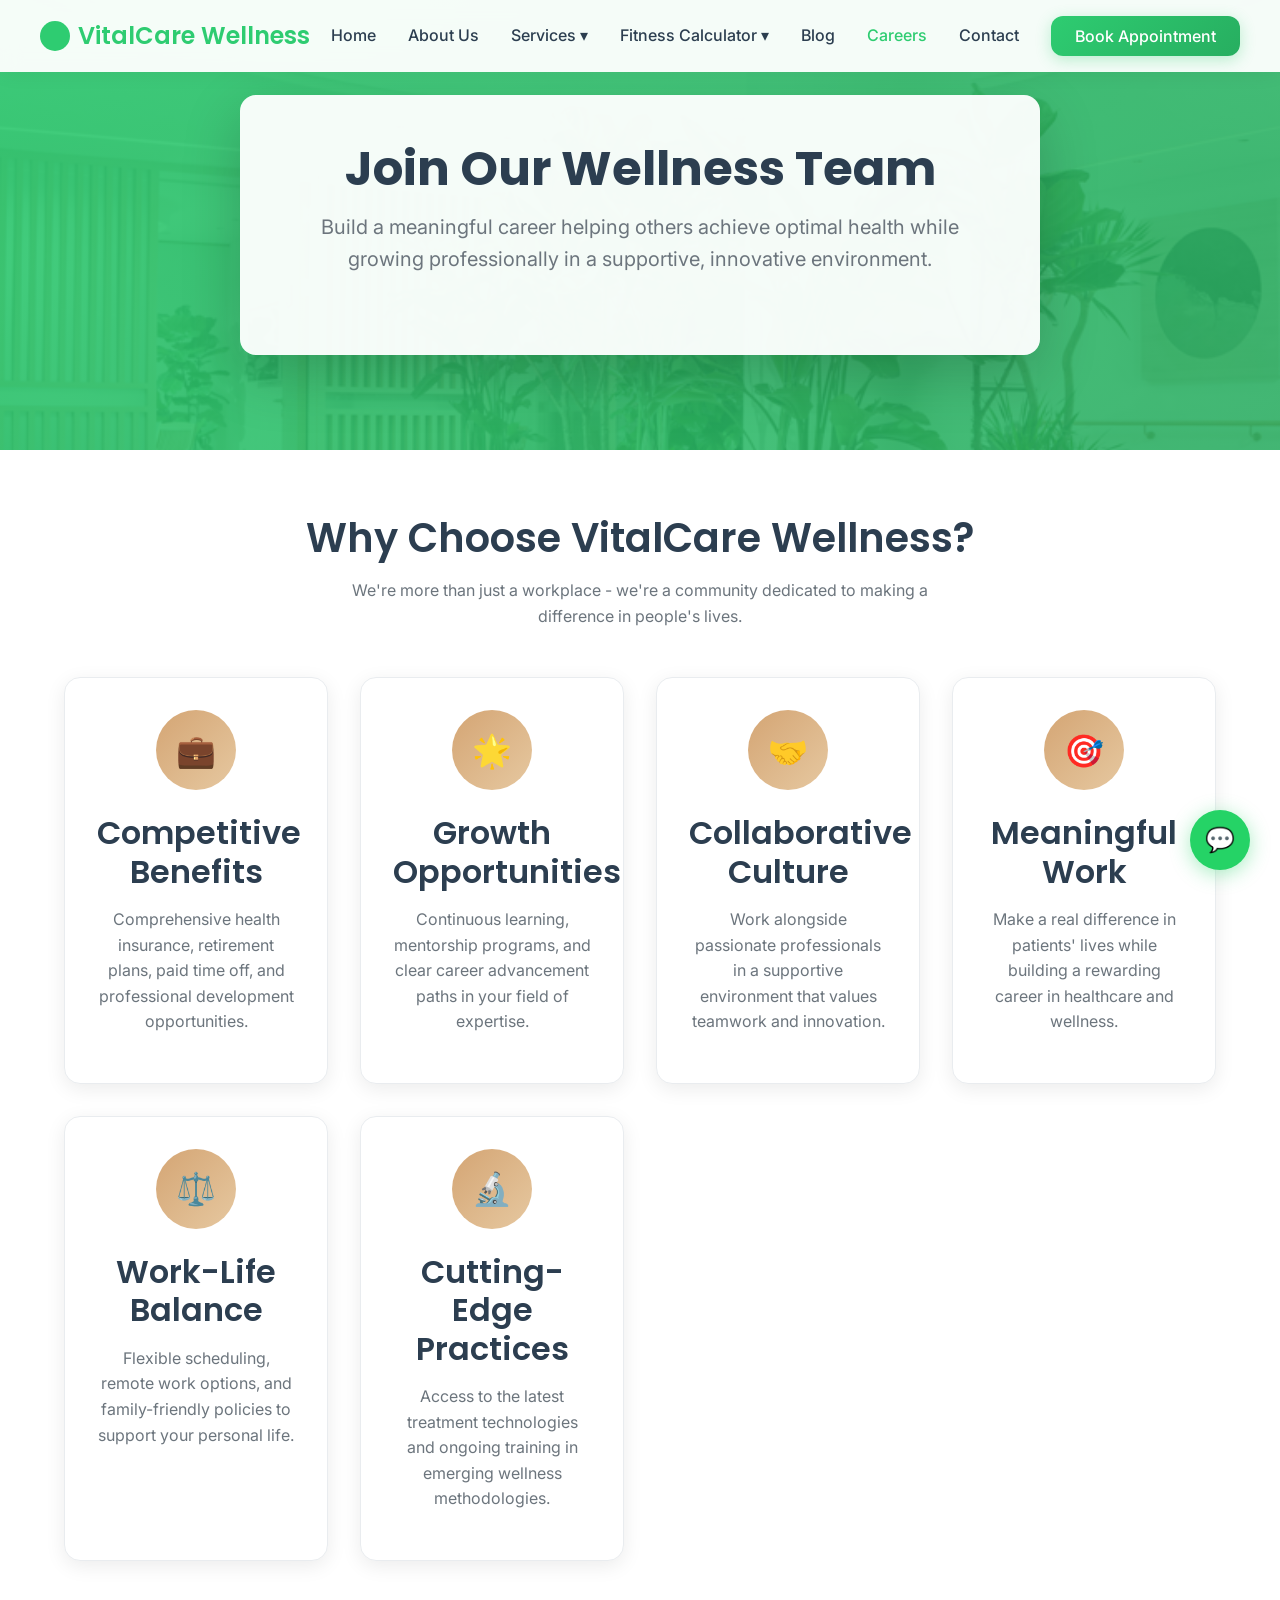
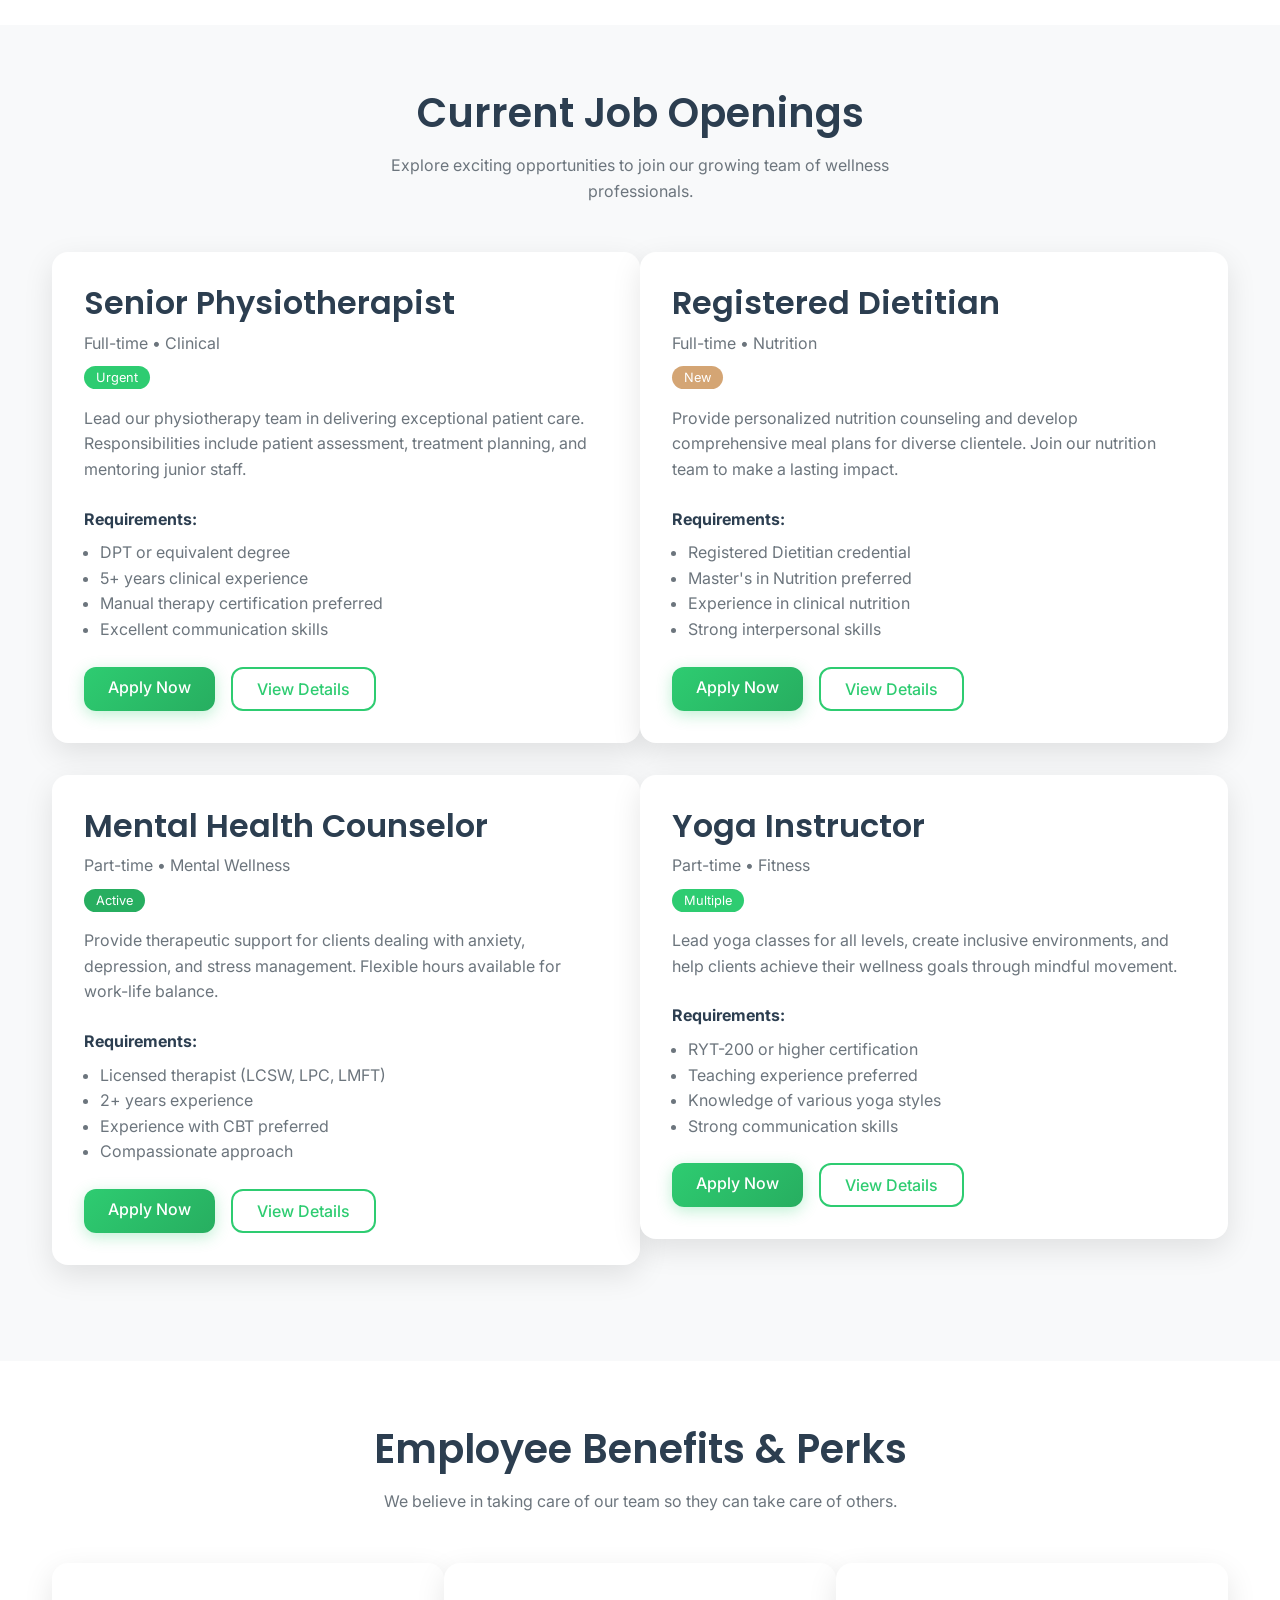
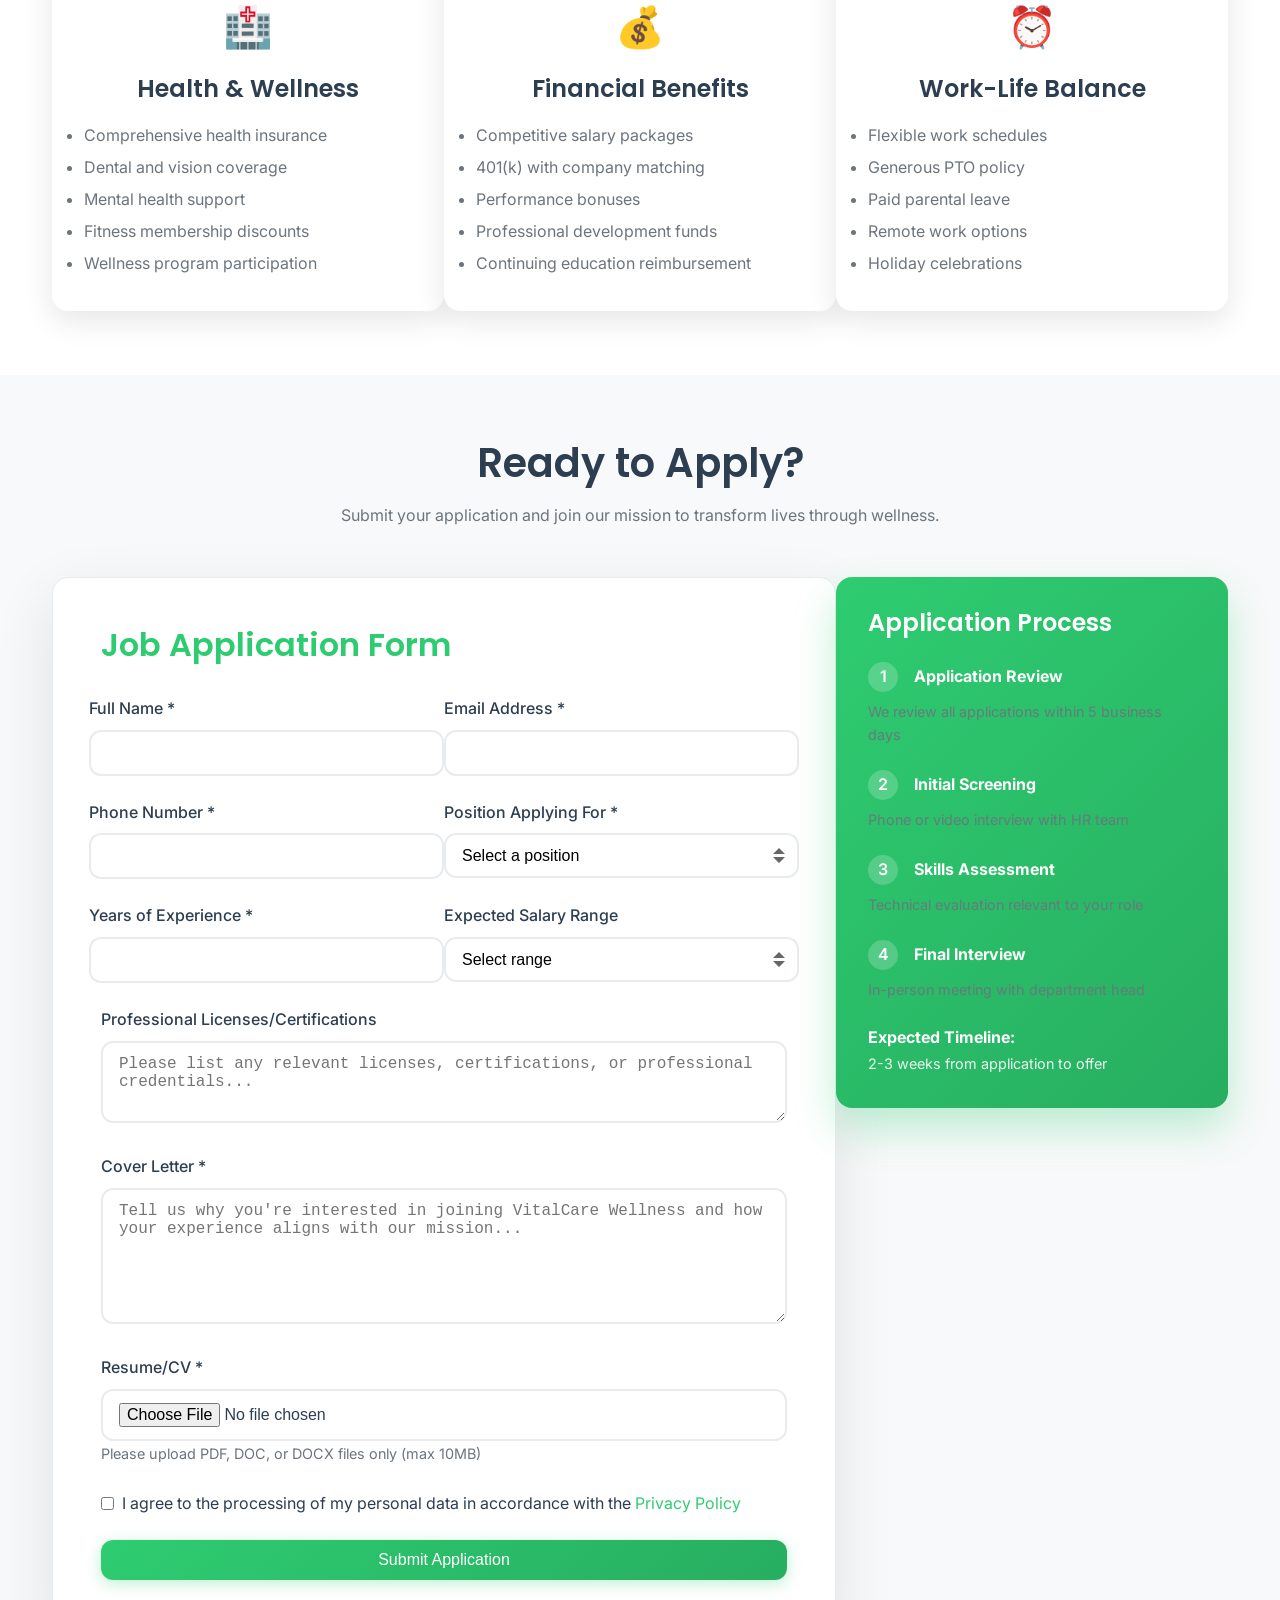
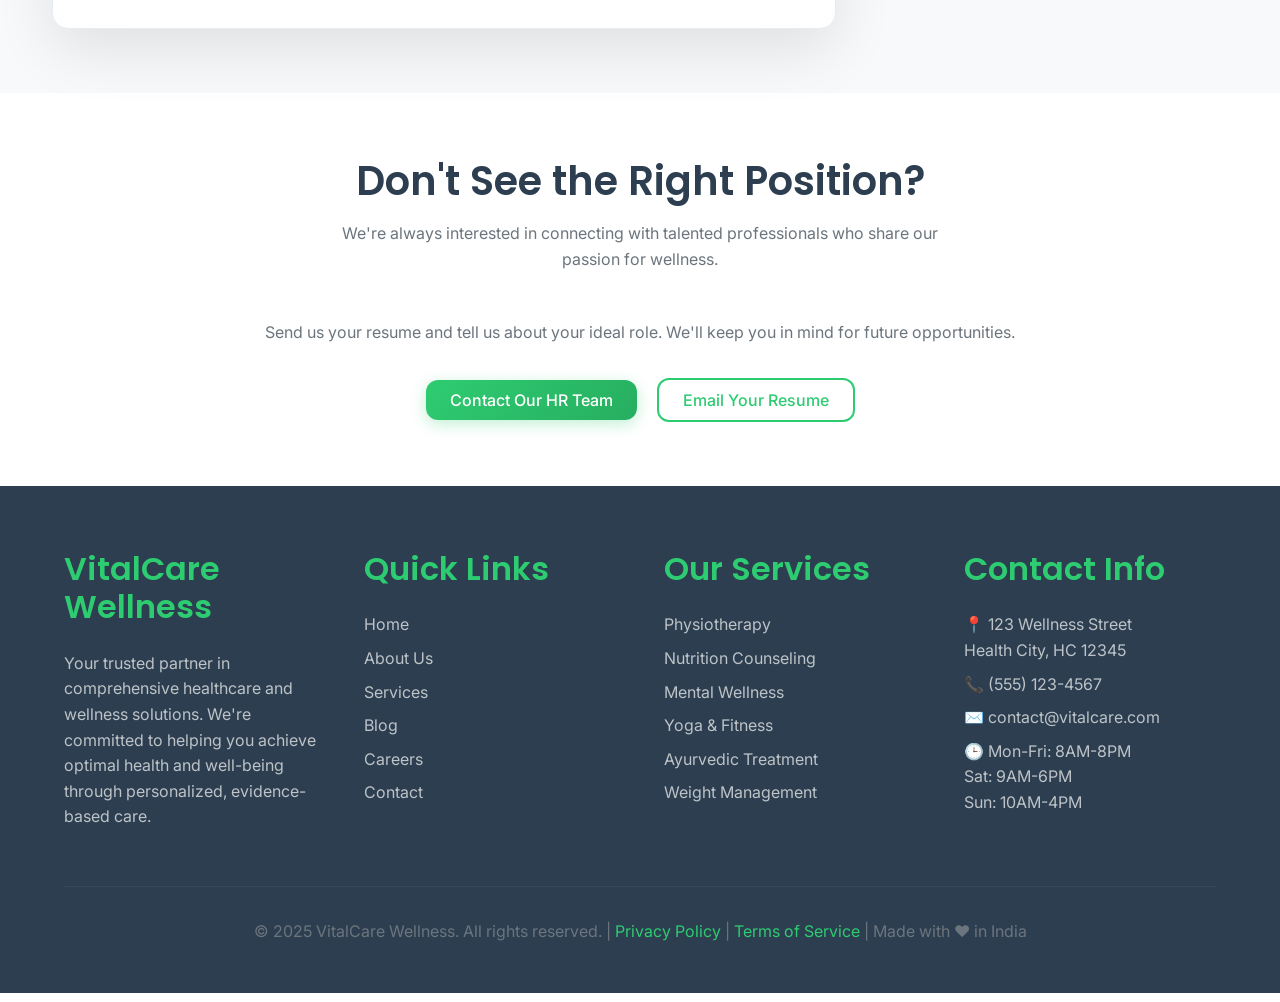
<file: career.html>
<!DOCTYPE html>
<html lang="en">
<head>
    <meta charset="UTF-8">
    <meta name="viewport" content="width=device-width, initial-scale=1.0">
    <meta name="description" content="Join the VitalCare Wellness team. Explore career opportunities in healthcare, wellness, and join our mission to transform lives.">
    <meta name="keywords" content="healthcare jobs, wellness careers, physiotherapy jobs, nutrition jobs, mental health careers">
    <title>Careers - VitalCare Wellness</title>
    <link rel="stylesheet" href="./css/styles.css">
    <link rel="icon" type="image/x-icon" href="data:image/svg+xml,<svg xmlns='http://www.w3.org/2000/svg' viewBox='0 0 100 100'><text y='.9em' font-size='90'>🏥</text></svg>">
</head>
<body>
    <!-- Header -->
    <header class="header" id="header">
        <nav class="navbar container">
            <a href="index.html" class="logo">VitalCare Wellness</a>
            
            <ul class="nav-menu">
                <li class="nav-item">
                    <a href="index.html" class="nav-link">Home</a>
                </li>
                <li class="nav-item">
                    <a href="about.html" class="nav-link">About Us</a>
                </li>
                <li class="nav-item dropdown">
                    <a href="index.html#services" class="nav-link">Services ▾</a>
                    <ul class="dropdown-menu">
                        <li><a href="services/physiotherapy.html" class="dropdown-item"><span class="service-icon">🏃‍♂️</span> Physiotherapy</a></li>
                        <li><a href="services/nutrition.html" class="dropdown-item"><span class="service-icon">🥗</span> Nutrition Counseling</a></li>
                        <li><a href="services/mental-wellness.html" class="dropdown-item"><span class="service-icon">🧠</span> Mental Wellness</a></li>
                        <li><a href="services/yoga-fitness.html" class="dropdown-item"><span class="service-icon">🧘‍♀️</span> Yoga <li><a href="services/yoga-fitness.html" class="dropdown-item">Yoga & Fitness</a></li> Fitness</a></li>
                        <li><a href="services/ayurveda.html" class="dropdown-item"><span class="service-icon">🌿</span> Ayurvedic Treatment</a></li>
                        <li><a href="services/weight-management.html" class="dropdown-item"><span class="service-icon">⚖️</span> Weight Management</a></li>
                    </ul>
                </li>
                <li class="nav-item dropdown">
                    <a href="index.html#calculators" class="nav-link">Fitness Calculator ▾</a>
                    <ul class="dropdown-menu">
                        <li><a href="index.html#calculators" class="dropdown-item"><span class="service-icon">📊</span> BMI Calculator</a></li>
                        <li><a href="index.html#calculators" class="dropdown-item"><span class="service-icon">🔥</span> Calorie Calculator</a></li>
                    </ul>
                </li>
                <li class="nav-item">
                    <a href="blog.html" class="nav-link">Blog</a>
                </li>
                <li class="nav-item">
                    <a href="career.html" class="nav-link active">Careers</a>
                </li>
                <li class="nav-item">
                    <a href="contact.html" class="nav-link">Contact</a>
                </li>
                <li class="nav-item">
                    <a href="index.html#appointment" class="btn btn-primary">Book Appointment</a>
                </li>
            </ul>
            
            <button class="mobile-menu-toggle">☰</button>
        </nav>
    </header>

    <!-- Hero Section -->
    <section class="hero" style="background: linear-gradient(135deg, rgba(46, 204, 113, 0.9), rgba(39, 174, 96, 0.85)), url('./images/clinic-interior.jpg') center/cover; min-height: 50vh;">
        <div class="container">
            <div class="hero-content" style="padding-top: 100px; text-align: center; background: rgba(255, 255, 255, 0.95); padding: 3rem; border-radius: 1rem; box-shadow: 0 20px 60px rgba(0, 0, 0, 0.2);">
                <h1 class="hero-title" style="font-size: 3rem; margin-bottom: 1rem; color: #2c3e50;">Join Our Wellness Team</h1>
                <p class="hero-subtitle" style="font-size: 1.25rem; max-width: 800px; margin: 0 auto 2rem; color: #6c757d;">Build a meaningful career helping others achieve optimal health while growing professionally in a supportive, innovative environment.</p>
            </div>
        </div>
    </section>

    <!-- Why Work With Us -->
    <section class="section">
        <div class="container">
            <div class="section-title">
                <h2>Why Choose VitalCare Wellness?</h2>
                <p class="section-subtitle">We're more than just a workplace - we're a community dedicated to making a difference in people's lives.</p>
            </div>
            
            <div class="features-grid">
                <div class="feature-card">
                    <div class="feature-icon">💼</div>
                    <h3>Competitive Benefits</h3>
                    <p>Comprehensive health insurance, retirement plans, paid time off, and professional development opportunities.</p>
                </div>
                
                <div class="feature-card">
                    <div class="feature-icon">🌟</div>
                    <h3>Growth Opportunities</h3>
                    <p>Continuous learning, mentorship programs, and clear career advancement paths in your field of expertise.</p>
                </div>
                
                <div class="feature-card">
                    <div class="feature-icon">🤝</div>
                    <h3>Collaborative Culture</h3>
                    <p>Work alongside passionate professionals in a supportive environment that values teamwork and innovation.</p>
                </div>
                
                <div class="feature-card">
                    <div class="feature-icon">🎯</div>
                    <h3>Meaningful Work</h3>
                    <p>Make a real difference in patients' lives while building a rewarding career in healthcare and wellness.</p>
                </div>
                
                <div class="feature-card">
                    <div class="feature-icon">⚖️</div>
                    <h3>Work-Life Balance</h3>
                    <p>Flexible scheduling, remote work options, and family-friendly policies to support your personal life.</p>
                </div>
                
                <div class="feature-card">
                    <div class="feature-icon">🔬</div>
                    <h3>Cutting-Edge Practices</h3>
                    <p>Access to the latest treatment technologies and ongoing training in emerging wellness methodologies.</p>
                </div>
            </div>
        </div>
    </section>

    <!-- Current Openings -->
    <section class="section bg-light">
        <div class="container">
            <div class="section-title">
                <h2>Current Job Openings</h2>
                <p class="section-subtitle">Explore exciting opportunities to join our growing team of wellness professionals.</p>
            </div>
            
            <div class="row">
                <div class="col-6">
                    <div style="background: var(--white); padding: 2rem; border-radius: var(--border-radius-lg); box-shadow: 0 10px 30px rgba(0, 0, 0, 0.1); margin-bottom: 2rem;">
                        <div style="display: flex; justify-content: space-between; align-items: start; margin-bottom: 1rem;">
                            <div>
                                <h3 style="color: var(--text-dark); margin-bottom: 0.5rem;">Senior Physiotherapist</h3>
                                <p style="color: var(--text-light); margin-bottom: 0.5rem;">Full-time • Clinical</p>
                                <span style="background: var(--primary-green); color: white; padding: 0.25rem 0.75rem; border-radius: 20px; font-size: 0.8rem;">Urgent</span>
                            </div>
                        </div>
                        <p style="color: var(--text-light); margin-bottom: 1.5rem; line-height: 1.6;">Lead our physiotherapy team in delivering exceptional patient care. Responsibilities include patient assessment, treatment planning, and mentoring junior staff.</p>
                        <div style="margin-bottom: 1.5rem;">
                            <strong>Requirements:</strong>
                            <ul style="color: var(--text-light); margin: 0.5rem 0; padding-left: 1rem;">
                                <li>DPT or equivalent degree</li>
                                <li>5+ years clinical experience</li>
                                <li>Manual therapy certification preferred</li>
                                <li>Excellent communication skills</li>
                            </ul>
                        </div>
                        <div style="display: flex; gap: 1rem;">
                            <a href="#apply" class="btn btn-primary">Apply Now</a>
                            <a href="#" class="btn btn-outline">View Details</a>
                        </div>
                    </div>
                </div>
                
                <div class="col-6">
                    <div style="background: var(--white); padding: 2rem; border-radius: var(--border-radius-lg); box-shadow: 0 10px 30px rgba(0, 0, 0, 0.1); margin-bottom: 2rem;">
                        <div style="display: flex; justify-content: space-between; align-items: start; margin-bottom: 1rem;">
                            <div>
                                <h3 style="color: var(--text-dark); margin-bottom: 0.5rem;">Registered Dietitian</h3>
                                <p style="color: var(--text-light); margin-bottom: 0.5rem;">Full-time • Nutrition</p>
                                <span style="background: var(--accent-orange); color: white; padding: 0.25rem 0.75rem; border-radius: 20px; font-size: 0.8rem;">New</span>
                            </div>
                        </div>
                        <p style="color: var(--text-light); margin-bottom: 1.5rem; line-height: 1.6;">Provide personalized nutrition counseling and develop comprehensive meal plans for diverse clientele. Join our nutrition team to make a lasting impact.</p>
                        <div style="margin-bottom: 1.5rem;">
                            <strong>Requirements:</strong>
                            <ul style="color: var(--text-light); margin: 0.5rem 0; padding-left: 1rem;">
                                <li>Registered Dietitian credential</li>
                                <li>Master's in Nutrition preferred</li>
                                <li>Experience in clinical nutrition</li>
                                <li>Strong interpersonal skills</li>
                            </ul>
                        </div>
                        <div style="display: flex; gap: 1rem;">
                            <a href="#apply" class="btn btn-primary">Apply Now</a>
                            <a href="#" class="btn btn-outline">View Details</a>
                        </div>
                    </div>
                </div>
                
                <div class="col-6">
                    <div style="background: var(--white); padding: 2rem; border-radius: var(--border-radius-lg); box-shadow: 0 10px 30px rgba(0, 0, 0, 0.1); margin-bottom: 2rem;">
                        <div style="display: flex; justify-content: space-between; align-items: start; margin-bottom: 1rem;">
                            <div>
                                <h3 style="color: var(--text-dark); margin-bottom: 0.5rem;">Mental Health Counselor</h3>
                                <p style="color: var(--text-light); margin-bottom: 0.5rem;">Part-time • Mental Wellness</p>
                                <span style="background: var(--secondary-green); color: white; padding: 0.25rem 0.75rem; border-radius: 20px; font-size: 0.8rem;">Active</span>
                            </div>
                        </div>
                        <p style="color: var(--text-light); margin-bottom: 1.5rem; line-height: 1.6;">Provide therapeutic support for clients dealing with anxiety, depression, and stress management. Flexible hours available for work-life balance.</p>
                        <div style="margin-bottom: 1.5rem;">
                            <strong>Requirements:</strong>
                            <ul style="color: var(--text-light); margin: 0.5rem 0; padding-left: 1rem;">
                                <li>Licensed therapist (LCSW, LPC, LMFT)</li>
                                <li>2+ years experience</li>
                                <li>Experience with CBT preferred</li>
                                <li>Compassionate approach</li>
                            </ul>
                        </div>
                        <div style="display: flex; gap: 1rem;">
                            <a href="#apply" class="btn btn-primary">Apply Now</a>
                            <a href="#" class="btn btn-outline">View Details</a>
                        </div>
                    </div>
                </div>
                
                <div class="col-6">
                    <div style="background: var(--white); padding: 2rem; border-radius: var(--border-radius-lg); box-shadow: 0 10px 30px rgba(0, 0, 0, 0.1); margin-bottom: 2rem;">
                        <div style="display: flex; justify-content: space-between; align-items: start; margin-bottom: 1rem;">
                            <div>
                                <h3 style="color: var(--text-dark); margin-bottom: 0.5rem;">Yoga Instructor</h3>
                                <p style="color: var(--text-light); margin-bottom: 0.5rem;">Part-time • Fitness</p>
                                <span style="background: var(--primary-green); color: white; padding: 0.25rem 0.75rem; border-radius: 20px; font-size: 0.8rem;">Multiple</span>
                            </div>
                        </div>
                        <p style="color: var(--text-light); margin-bottom: 1.5rem; line-height: 1.6;">Lead yoga classes for all levels, create inclusive environments, and help clients achieve their wellness goals through mindful movement.</p>
                        <div style="margin-bottom: 1.5rem;">
                            <strong>Requirements:</strong>
                            <ul style="color: var(--text-light); margin: 0.5rem 0; padding-left: 1rem;">
                                <li>RYT-200 or higher certification</li>
                                <li>Teaching experience preferred</li>
                                <li>Knowledge of various yoga styles</li>
                                <li>Strong communication skills</li>
                            </ul>
                        </div>
                        <div style="display: flex; gap: 1rem;">
                            <a href="#apply" class="btn btn-primary">Apply Now</a>
                            <a href="#" class="btn btn-outline">View Details</a>
                        </div>
                    </div>
                </div>
            </div>
        </div>
    </section>

    <!-- Benefits & Perks -->
    <section class="section">
        <div class="container">
            <div class="section-title">
                <h2>Employee Benefits & Perks</h2>
                <p class="section-subtitle">We believe in taking care of our team so they can take care of others.</p>
            </div>
            
            <div class="row">
                <div class="col-4">
                    <div style="background: var(--white); padding: 2rem; border-radius: var(--border-radius-lg); box-shadow: 0 10px 30px rgba(0, 0, 0, 0.1); text-align: center;">
                        <div style="font-size: 2.5rem; color: var(--primary-green); margin-bottom: 1rem;">🏥</div>
                        <h4 style="color: var(--text-dark); margin-bottom: 1rem;">Health & Wellness</h4>
                        <ul style="color: var(--text-light); text-align: left; line-height: 2;">
                            <li>Comprehensive health insurance</li>
                            <li>Dental and vision coverage</li>
                            <li>Mental health support</li>
                            <li>Fitness membership discounts</li>
                            <li>Wellness program participation</li>
                        </ul>
                    </div>
                </div>
                
                <div class="col-4">
                    <div style="background: var(--white); padding: 2rem; border-radius: var(--border-radius-lg); box-shadow: 0 10px 30px rgba(0, 0, 0, 0.1); text-align: center;">
                        <div style="font-size: 2.5rem; color: var(--primary-green); margin-bottom: 1rem;">💰</div>
                        <h4 style="color: var(--text-dark); margin-bottom: 1rem;">Financial Benefits</h4>
                        <ul style="color: var(--text-light); text-align: left; line-height: 2;">
                            <li>Competitive salary packages</li>
                            <li>401(k) with company matching</li>
                            <li>Performance bonuses</li>
                            <li>Professional development funds</li>
                            <li>Continuing education reimbursement</li>
                        </ul>
                    </div>
                </div>
                
                <div class="col-4">
                    <div style="background: var(--white); padding: 2rem; border-radius: var(--border-radius-lg); box-shadow: 0 10px 30px rgba(0, 0, 0, 0.1); text-align: center;">
                        <div style="font-size: 2.5rem; color: var(--primary-green); margin-bottom: 1rem;">⏰</div>
                        <h4 style="color: var(--text-dark); margin-bottom: 1rem;">Work-Life Balance</h4>
                        <ul style="color: var(--text-light); text-align: left; line-height: 2;">
                            <li>Flexible work schedules</li>
                            <li>Generous PTO policy</li>
                            <li>Paid parental leave</li>
                            <li>Remote work options</li>
                            <li>Holiday celebrations</li>
                        </ul>
                    </div>
                </div>
            </div>
        </div>
    </section>

    <!-- Application Form -->
    <section id="apply" class="section bg-light">
        <div class="container">
            <div class="section-title">
                <h2>Ready to Apply?</h2>
                <p class="section-subtitle">Submit your application and join our mission to transform lives through wellness.</p>
            </div>
            
            <div class="row">
                <div class="col-8">
                    <div style="background: var(--white); padding: 3rem; border-radius: var(--border-radius-lg); box-shadow: 0 20px 60px rgba(0, 0, 0, 0.1); border: 1px solid var(--border-light);">
                        <h3 style="color: var(--primary-green); margin-bottom: 2rem;">Job Application Form</h3>
                        <form id="careerForm">
                            <div class="row">
                                <div class="col-6">
                                    <div class="form-group">
                                        <label class="form-label">Full Name *</label>
                                        <input type="text" name="name" class="form-control" required>
                                    </div>
                                </div>
                                <div class="col-6">
                                    <div class="form-group">
                                        <label class="form-label">Email Address *</label>
                                        <input type="email" name="email" class="form-control" required>
                                    </div>
                                </div>
                            </div>
                            
                            <div class="row">
                                <div class="col-6">
                                    <div class="form-group">
                                        <label class="form-label">Phone Number *</label>
                                        <input type="tel" name="phone" class="form-control" required>
                                    </div>
                                </div>
                                <div class="col-6">
                                    <div class="form-group">
                                        <label class="form-label">Position Applying For *</label>
                                        <select name="position" class="form-control form-select" required>
                                            <option value="">Select a position</option>
                                            <option value="Senior Physiotherapist">Senior Physiotherapist</option>
                                            <option value="Registered Dietitian">Registered Dietitian</option>
                                            <option value="Mental Health Counselor">Mental Health Counselor</option>
                                            <option value="Yoga Instructor">Yoga Instructor</option>
                                            <option value="Wellness Coordinator">Wellness Coordinator</option>
                                            <option value="Administrative Assistant">Administrative Assistant</option>
                                            <option value="General Application">General Application</option>
                                        </select>
                                    </div>
                                </div>
                            </div>
                            
                            <div class="row">
                                <div class="col-6">
                                    <div class="form-group">
                                        <label class="form-label">Years of Experience *</label>
                                        <input type="number" name="experience" class="form-control" min="0" max="50" required>
                                    </div>
                                </div>
                                <div class="col-6">
                                    <div class="form-group">
                                        <label class="form-label">Expected Salary Range</label>
                                        <select name="salary" class="form-control form-select">
                                            <option value="">Select range</option>
                                            <option value="40-60k">$40,000 - $60,000</option>
                                            <option value="60-80k">$60,000 - $80,000</option>
                                            <option value="80-100k">$80,000 - $100,000</option>
                                            <option value="100k+">$100,000+</option>
                                            <option value="Flexible">Flexible/Discuss</option>
                                        </select>
                                    </div>
                                </div>
                            </div>
                            
                            <div class="form-group">
                                <label class="form-label">Professional Licenses/Certifications</label>
                                <textarea name="certifications" class="form-control" rows="3" placeholder="Please list any relevant licenses, certifications, or professional credentials..."></textarea>
                            </div>
                            
                            <div class="form-group">
                                <label class="form-label">Cover Letter *</label>
                                <textarea name="cover_letter" class="form-control" rows="6" required placeholder="Tell us why you're interested in joining VitalCare Wellness and how your experience aligns with our mission..."></textarea>
                            </div>
                            
                            <div class="form-group">
                                <label class="form-label">Resume/CV *</label>
                                <input type="file" name="resume" class="form-control" accept=".pdf,.doc,.docx" required>
                                <small style="color: var(--text-light); font-size: 0.9rem;">Please upload PDF, DOC, or DOCX files only (max 10MB)</small>
                            </div>
                            
                            <div class="form-group">
                                <label style="display: flex; align-items: center; gap: 0.5rem;">
                                    <input type="checkbox" name="consent" required>
                                    <span>I agree to the processing of my personal data in accordance with the <a href="privacy.html" style="color: var(--primary-green);">Privacy Policy</a></span>
                                </label>
                            </div>
                            
                            <button type="submit" class="btn btn-primary w-100">Submit Application</button>
                        </form>
                        <div class="form-message"></div>
                    </div>
                </div>
                
                <div class="col-4">
                    <div style="background: linear-gradient(135deg, var(--primary-green), var(--secondary-green)); color: var(--white); padding: 2rem; border-radius: var(--border-radius-lg); box-shadow: 0 20px 40px rgba(46, 204, 113, 0.3);">
                        <h4 style="margin-bottom: 1.5rem;">Application Process</h4>
                        
                        <div style="margin-bottom: 1.5rem;">
                            <div style="display: flex; align-items: center; margin-bottom: 0.5rem;">
                                <div style="background: rgba(255,255,255,0.2); border-radius: 50%; width: 30px; height: 30px; display: flex; align-items: center; justify-content: center; margin-right: 1rem; font-weight: 600;">1</div>
                                <strong>Application Review</strong>
                            </div>
                            <p style="margin: 0; font-size: 0.9rem; opacity: 0.9;">We review all applications within 5 business days</p>
                        </div>
                        
                        <div style="margin-bottom: 1.5rem;">
                            <div style="display: flex; align-items: center; margin-bottom: 0.5rem;">
                                <div style="background: rgba(255,255,255,0.2); border-radius: 50%; width: 30px; height: 30px; display: flex; align-items: center; justify-content: center; margin-right: 1rem; font-weight: 600;">2</div>
                                <strong>Initial Screening</strong>
                            </div>
                            <p style="margin: 0; font-size: 0.9rem; opacity: 0.9;">Phone or video interview with HR team</p>
                        </div>
                        
                        <div style="margin-bottom: 1.5rem;">
                            <div style="display: flex; align-items: center; margin-bottom: 0.5rem;">
                                <div style="background: rgba(255,255,255,0.2); border-radius: 50%; width: 30px; height: 30px; display: flex; align-items: center; justify-content: center; margin-right: 1rem; font-weight: 600;">3</div>
                                <strong>Skills Assessment</strong>
                            </div>
                            <p style="margin: 0; font-size: 0.9rem; opacity: 0.9;">Technical evaluation relevant to your role</p>
                        </div>
                        
                        <div style="margin-bottom: 1.5rem;">
                            <div style="display: flex; align-items: center; margin-bottom: 0.5rem;">
                                <div style="background: rgba(255,255,255,0.2); border-radius: 50%; width: 30px; height: 30px; display: flex; align-items: center; justify-content: center; margin-right: 1rem; font-weight: 600;">4</div>
                                <strong>Final Interview</strong>
                            </div>
                            <p style="margin: 0; font-size: 0.9rem; opacity: 0.9;">In-person meeting with department head</p>
                        </div>
                        
                        <div>
                            <strong>Expected Timeline:</strong><br>
                            <span style="font-size: 0.9rem; opacity: 0.9;">2-3 weeks from application to offer</span>
                        </div>
                    </div>
                </div>
            </div>
        </div>
    </section>

    <!-- CTA Section -->
    <section class="section">
        <div class="container">
            <div class="section-title">
                <h2>Don't See the Right Position?</h2>
                <p class="section-subtitle">We're always interested in connecting with talented professionals who share our passion for wellness.</p>
            </div>
            
            <div class="text-center">
                <p style="color: var(--text-light); margin-bottom: 2rem;">Send us your resume and tell us about your ideal role. We'll keep you in mind for future opportunities.</p>
                <a href="contact.html" class="btn btn-primary" style="margin-right: 1rem;">Contact Our HR Team</a>
                <a href="mailto:careers@vitalcare.com" class="btn btn-outline">Email Your Resume</a>
            </div>
        </div>
    </section>

    <!-- Footer -->
    <footer class="footer">
        <div class="container">
            <div class="footer-content">
                <div class="footer-section">
                    <h3>VitalCare Wellness</h3>
                    <p>Your trusted partner in comprehensive healthcare and wellness solutions. We're committed to helping you achieve optimal health and well-being through personalized, evidence-based care.</p>
                </div>
                
                <div class="footer-section">
                    <h3>Quick Links</h3>
                    <ul class="footer-links">
                        <li><a href="index.html">Home</a></li>
                        <li><a href="about.html">About Us</a></li>
                        <li><a href="index.html#services">Services</a></li>
                        <li><a href="blog.html">Blog</a></li>
                        <li><a href="career.html">Careers</a></li>
                        <li><a href="contact.html">Contact</a></li>
                    </ul>
                </div>
                
                <div class="footer-section">
                    <h3>Our Services</h3>
                    <ul class="footer-links">
                        <li><a href="services/physiotherapy.html">Physiotherapy</a></li>
                        <li><a href="services/nutrition.html">Nutrition Counseling</a></li>
                        <li><a href="services/mental-wellness.html">Mental Wellness</a></li>
                        <li><a href="services/yoga-fitness.html">Yoga & Fitness</a></li>
                        <li><a href="services/ayurveda.html">Ayurvedic Treatment</a></li>
                        <li><a href="services/weight-management.html">Weight Management</a></li>
                    </ul>
                </div>
                
                <div class="footer-section">
                    <h3>Contact Info</h3>
                    <p>📍 123 Wellness Street<br>Health City, HC 12345</p>
                    <p>📞 (555) 123-4567</p>
                    <p>✉️ contact@vitalcare.com</p>
                    <p>🕒 Mon-Fri: 8AM-8PM<br>Sat: 9AM-6PM<br>Sun: 10AM-4PM</p>
                </div>
            </div>
            
            <div class="footer-bottom">
                <p>&copy; 2025 VitalCare Wellness. All rights reserved. | <a href="privacy.html">Privacy Policy</a> | <a href="terms.html">Terms of Service</a> | Made with ❤️ in India</p>
            </div>
        </div>
    </footer>

    <!-- WhatsApp Button -->
    <a href="#" class="whatsapp-btn" title="Chat with us on WhatsApp">💬</a>

    <script src="./js/main.js"></script>
</body>
</html>
</file>
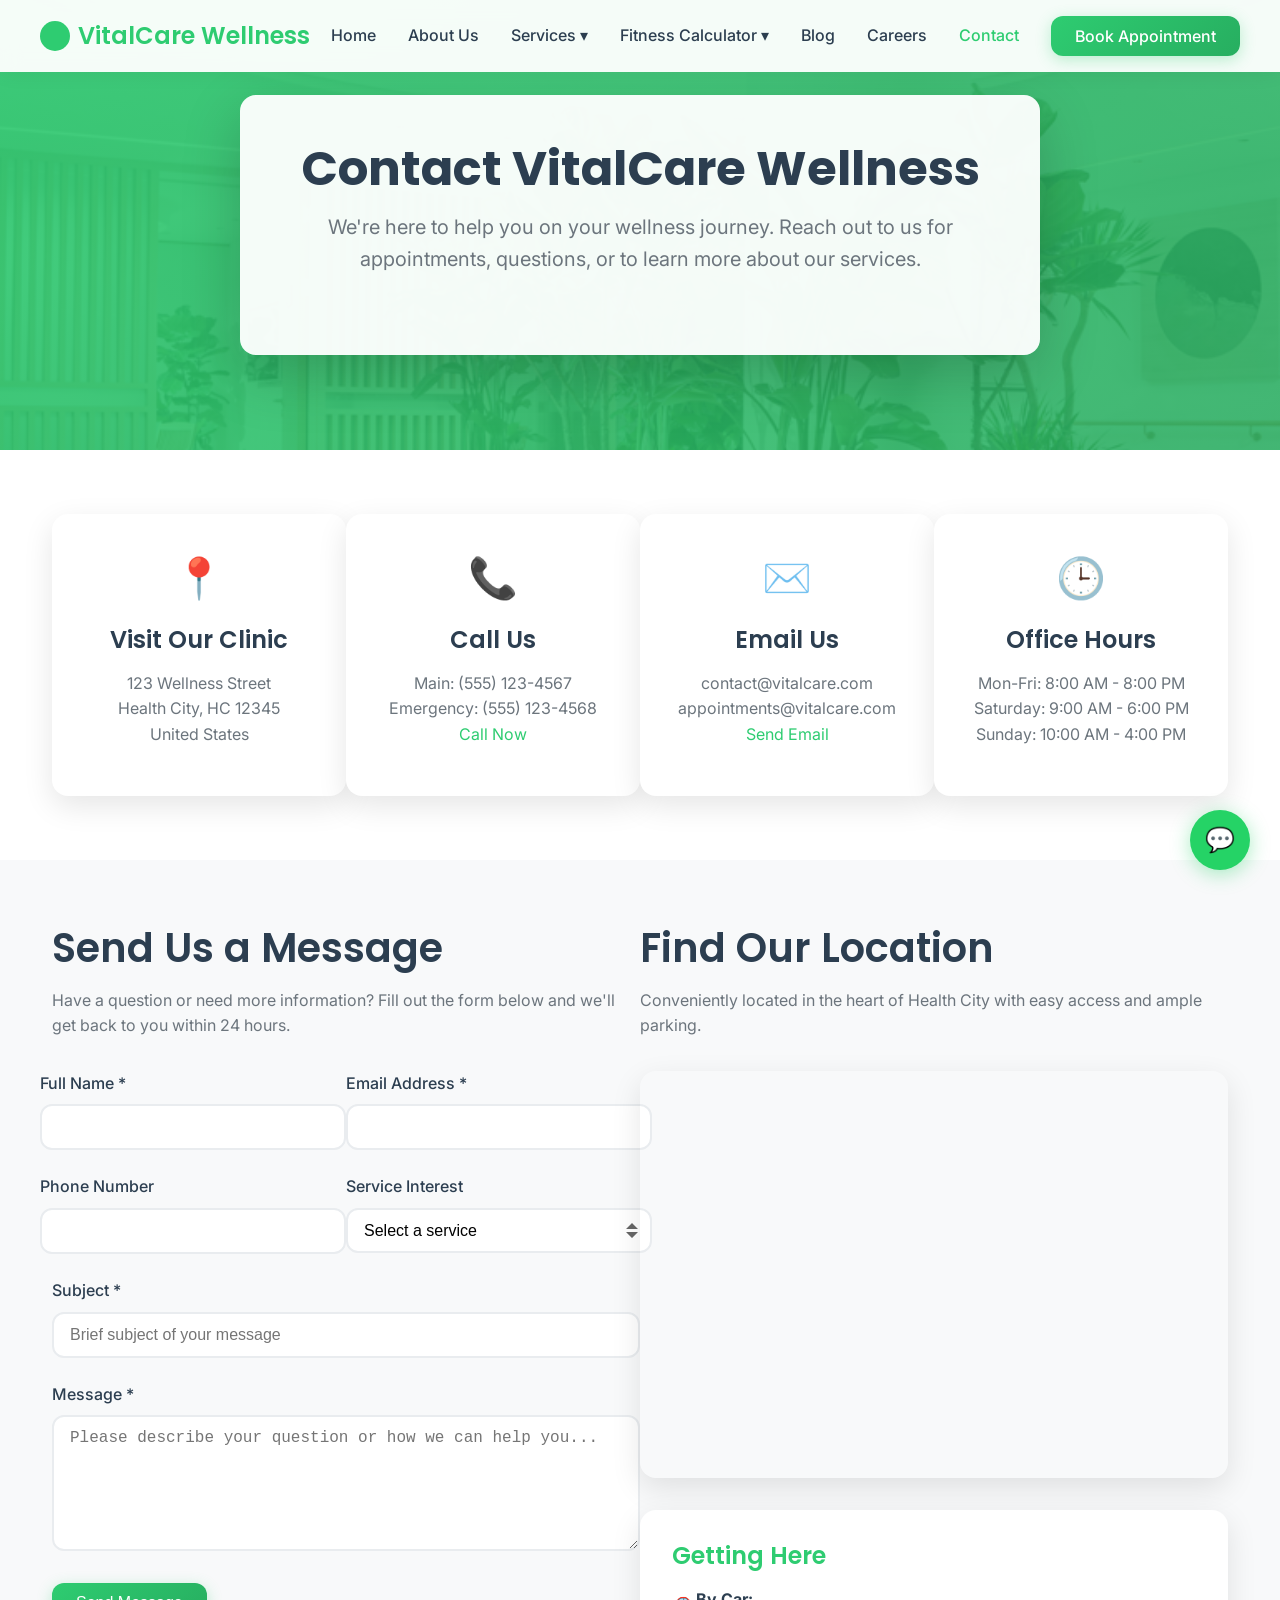
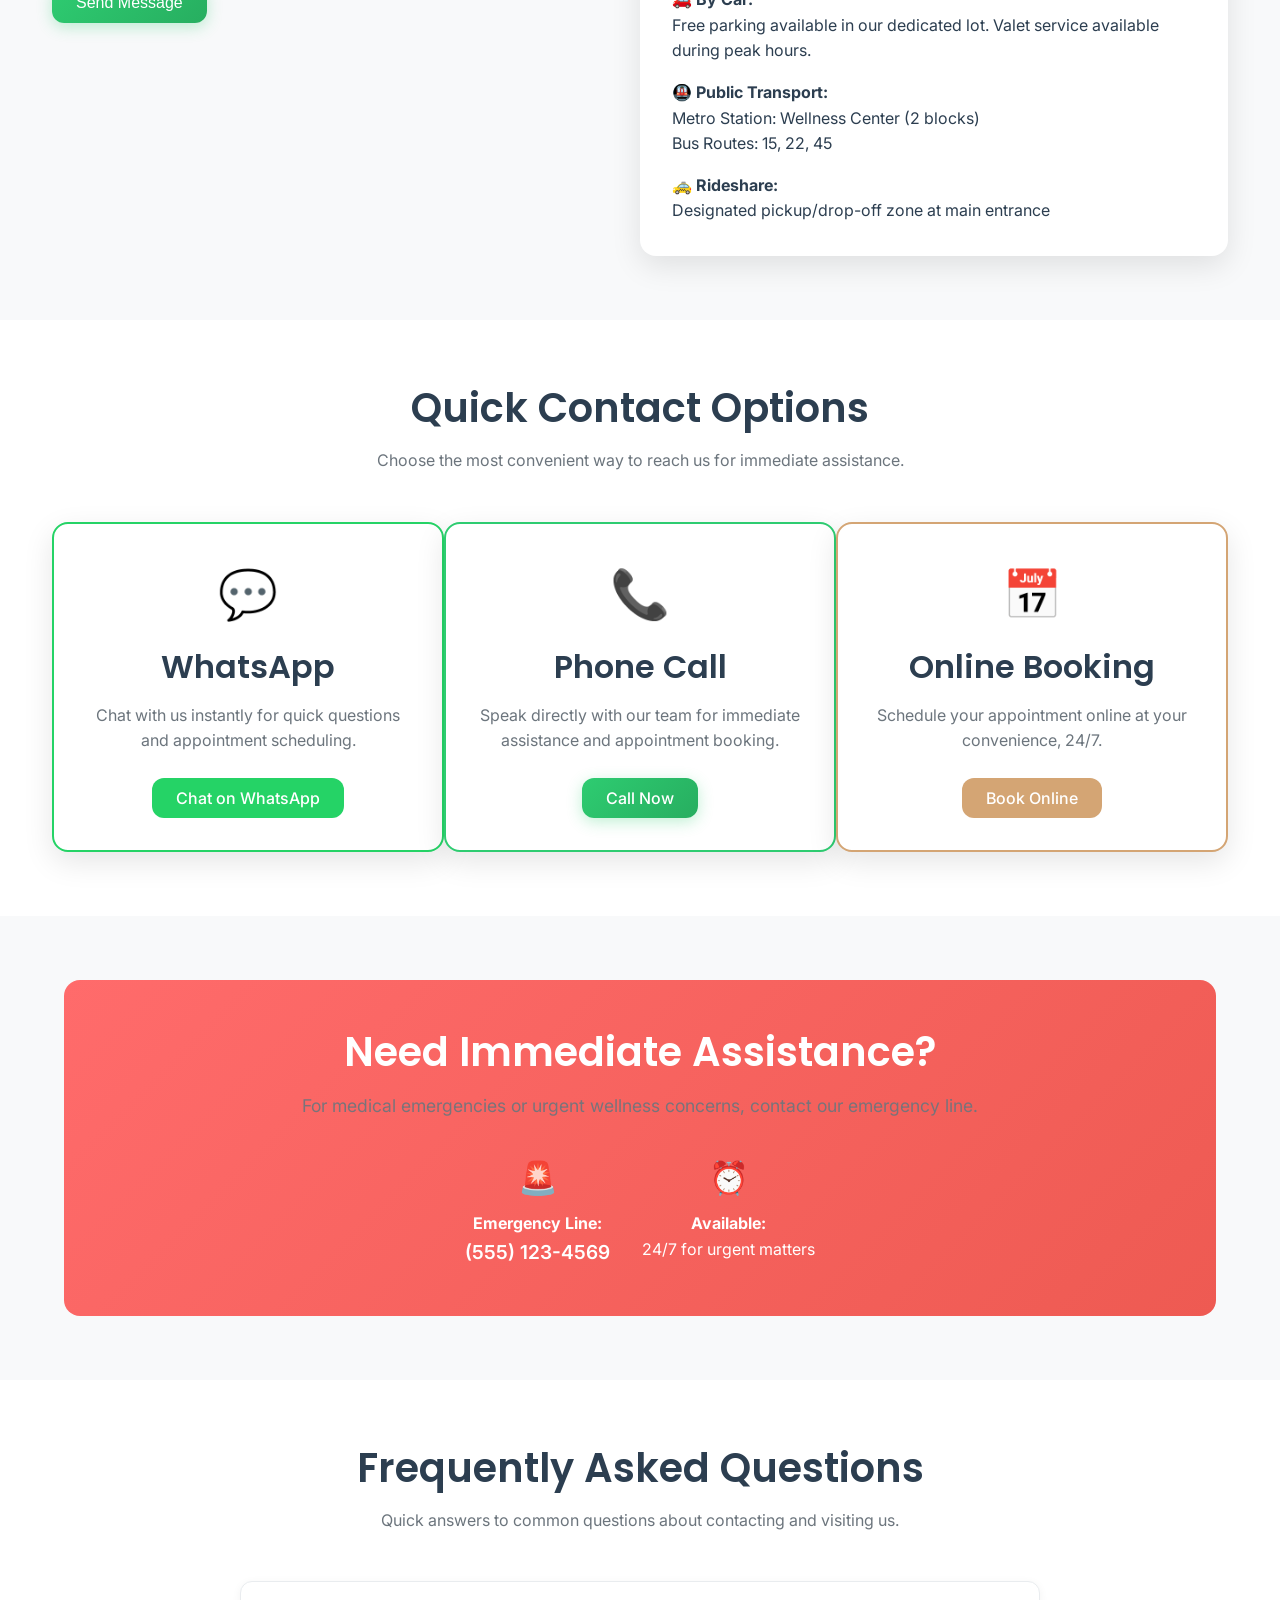
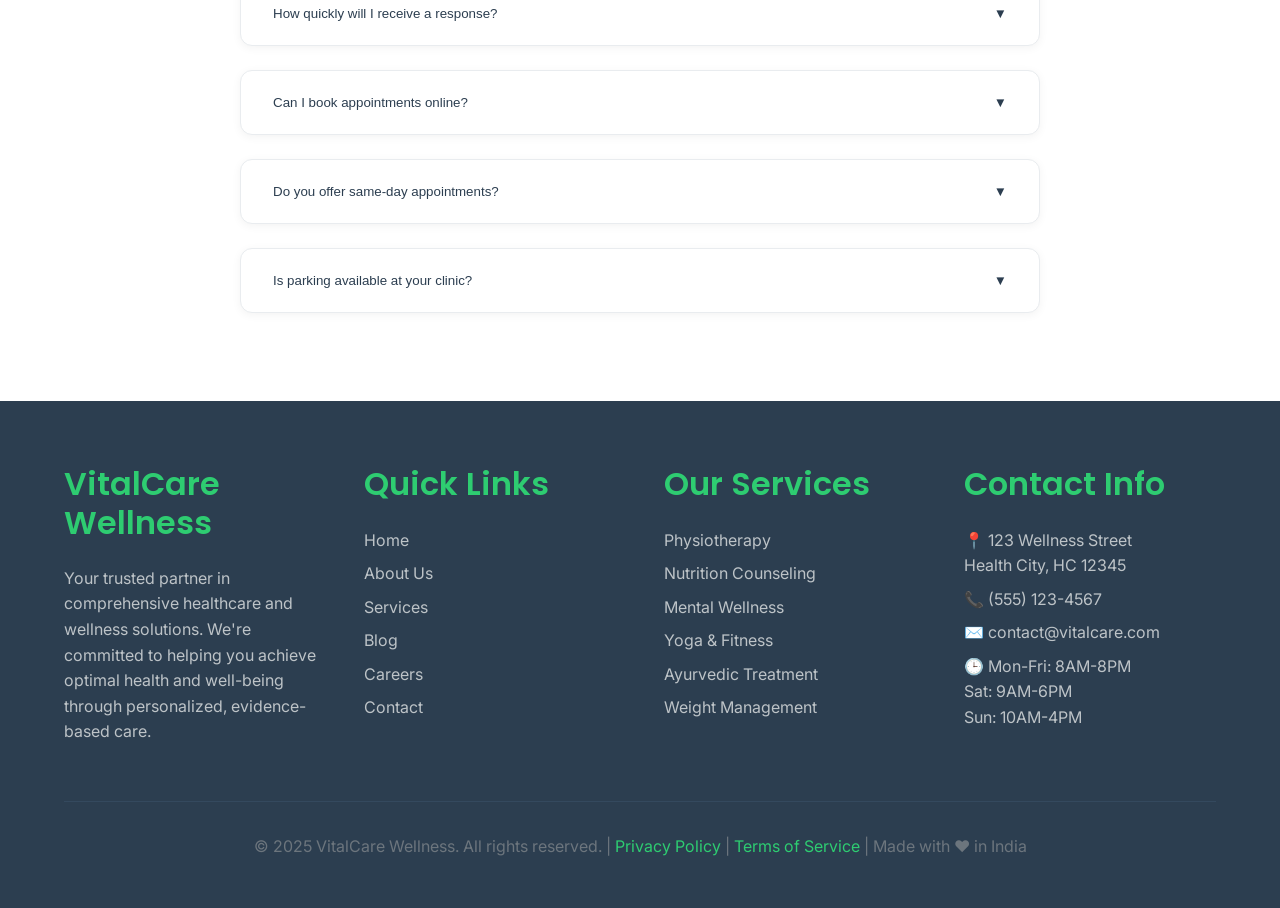
<file: contact.html>
<!DOCTYPE html>
<html lang="en">
<head>
    <meta charset="UTF-8">
    <meta name="viewport" content="width=device-width, initial-scale=1.0">
    <meta name="description" content="Contact VitalCare Wellness. Find our location, phone number, email, and get in touch for appointments and inquiries.">
    <meta name="keywords" content="contact VitalCare Wellness, clinic location, phone number, appointment booking, healthcare contact">
    <title>Contact Us - VitalCare Wellness</title>
    <link rel="stylesheet" href="./css/styles.css">
    <link rel="icon" type="image/x-icon" href="data:image/svg+xml,<svg xmlns='http://www.w3.org/2000/svg' viewBox='0 0 100 100'><text y='.9em' font-size='90'>🏥</text></svg>">
</head>
<body>
    <!-- Header -->
    <header class="header" id="header">
        <nav class="navbar container">
            <a href="index.html" class="logo">VitalCare Wellness</a>
            
            <ul class="nav-menu">
                <li class="nav-item">
                    <a href="index.html" class="nav-link">Home</a>
                </li>
                <li class="nav-item">
                    <a href="about.html" class="nav-link">About Us</a>
                </li>
                <li class="nav-item dropdown">
                    <a href="index.html#services" class="nav-link">Services ▾</a>
                    <ul class="dropdown-menu">
                        <li><a href="services/physiotherapy.html" class="dropdown-item"><span class="service-icon">🏃‍♂️</span> Physiotherapy</a></li>
                        <li><a href="services/nutrition.html" class="dropdown-item"><span class="service-icon">🥗</span> Nutrition Counseling</a></li>
                        <li><a href="services/mental-wellness.html" class="dropdown-item"><span class="service-icon">🧠</span> Mental Wellness</a></li>
                        <li><a href="services/yoga-fitness.html" class="dropdown-item"><span class="service-icon">🧘‍♀️</span> Yoga <li><a href="services/yoga-fitness.html" class="dropdown-item"><span class="service-icon">🧘‍♀️</span> Yoga <li><a href="services/yoga-fitness.html" class="dropdown-item">Yoga & Fitness</a></li> Fitness</a></li> Fitness</a></li>
                        <li><a href="services/ayurveda.html" class="dropdown-item"><span class="service-icon">🌿</span> Ayurvedic Treatment</a></li>
                        <li><a href="services/weight-management.html" class="dropdown-item"><span class="service-icon">⚖️</span> Weight Management</a></li>
                    </ul>
                </li>
                <li class="nav-item dropdown">
                    <a href="index.html#calculators" class="nav-link">Fitness Calculator ▾</a>
                    <ul class="dropdown-menu">
                        <li><a href="index.html#calculators" class="dropdown-item"><span class="service-icon">📊</span> BMI Calculator</a></li>
                        <li><a href="index.html#calculators" class="dropdown-item"><span class="service-icon">🔥</span> Calorie Calculator</a></li>
                    </ul>
                </li>
                <li class="nav-item">
                    <a href="blog.html" class="nav-link">Blog</a>
                </li>
                <li class="nav-item">
                    <a href="career.html" class="nav-link">Careers</a>
                </li>
                <li class="nav-item">
                    <a href="contact.html" class="nav-link active">Contact</a>
                </li>
                <li class="nav-item">
                    <a href="index.html#appointment" class="btn btn-primary">Book Appointment</a>
                </li>
            </ul>
            
            <button class="mobile-menu-toggle">☰</button>
        </nav>
        
        <!-- Mobile Menu -->
        <div class="mobile-menu">
            <ul class="mobile-nav-menu">
                <li><a href="index.html" class="mobile-nav-link">Home</a></li>
                <li><a href="about.html" class="mobile-nav-link">About Us</a></li>
                <li><a href="index.html#services" class="mobile-nav-link">Services</a></li>
                <li><a href="services/physiotherapy.html" class="mobile-nav-link">Physiotherapy</a></li>
                <li><a href="services/nutrition.html" class="mobile-nav-link">Nutrition Counseling</a></li>
                <li><a href="services/mental-wellness.html" class="mobile-nav-link">Mental Wellness</a></li>
                <li><a href="services/yoga-fitness.html" class="mobile-nav-link">Yoga & Fitness</a></li>
                <li><a href="services/ayurveda.html" class="mobile-nav-link">Ayurvedic Treatment</a></li>
                <li><a href="services/weight-management.html" class="mobile-nav-link">Weight Management</a></li>
                <li><a href="index.html#calculators" class="mobile-nav-link">Fitness Calculator</a></li>
                <li><a href="blog.html" class="mobile-nav-link">Blog</a></li>
                <li><a href="career.html" class="mobile-nav-link">Careers</a></li>
                <li><a href="contact.html" class="mobile-nav-link">Contact</a></li>
                <li><a href="index.html#appointment" class="btn btn-primary">Book Appointment</a></li>
            </ul>
        </div>
    </header>

    <!-- Hero Section -->
    <section class="hero" style="background: linear-gradient(135deg, rgba(46, 204, 113, 0.9), rgba(39, 174, 96, 0.85)), url('./images/clinic-interior.jpg') center/cover; min-height: 50vh;">
        <div class="container">
            <div class="hero-content" style="padding-top: 100px; text-align: center; background: rgba(255, 255, 255, 0.95); padding: 3rem; border-radius: 1rem; box-shadow: 0 20px 60px rgba(0, 0, 0, 0.2);">
                <h1 class="hero-title" style="font-size: 3rem; margin-bottom: 1rem; color: #2c3e50;">Contact VitalCare Wellness</h1>
                <p class="hero-subtitle" style="font-size: 1.25rem; max-width: 800px; margin: 0 auto 2rem; color: #6c757d;">We're here to help you on your wellness journey. Reach out to us for appointments, questions, or to learn more about our services.</p>
            </div>
        </div>
    </section>

    <!-- Contact Information -->
    <section class="section">
        <div class="container">
            <div class="row">
                <div class="col-3">
                    <div style="text-align: center; padding: 2rem; background: var(--white); border-radius: var(--border-radius-lg); box-shadow: 0 10px 30px rgba(0, 0, 0, 0.1);">
                        <div style="font-size: 2.5rem; color: var(--primary-green); margin-bottom: 1rem;">📍</div>
                        <h4 style="color: var(--text-dark); margin-bottom: 1rem;">Visit Our Clinic</h4>
                        <p style="color: var(--text-light); line-height: 1.6;">
                            123 Wellness Street<br>
                            Health City, HC 12345<br>
                            United States
                        </p>
                    </div>
                </div>
                
                <div class="col-3">
                    <div style="text-align: center; padding: 2rem; background: var(--white); border-radius: var(--border-radius-lg); box-shadow: 0 10px 30px rgba(0, 0, 0, 0.1);">
                        <div style="font-size: 2.5rem; color: var(--primary-green); margin-bottom: 1rem;">📞</div>
                        <h4 style="color: var(--text-dark); margin-bottom: 1rem;">Call Us</h4>
                        <p style="color: var(--text-light); line-height: 1.6;">
                            Main: (555) 123-4567<br>
                            Emergency: (555) 123-4568<br>
                            <a href="tel:+15551234567" style="color: var(--primary-green);">Call Now</a>
                        </p>
                    </div>
                </div>
                
                <div class="col-3">
                    <div style="text-align: center; padding: 2rem; background: var(--white); border-radius: var(--border-radius-lg); box-shadow: 0 10px 30px rgba(0, 0, 0, 0.1);">
                        <div style="font-size: 2.5rem; color: var(--primary-green); margin-bottom: 1rem;">✉️</div>
                        <h4 style="color: var(--text-dark); margin-bottom: 1rem;">Email Us</h4>
                        <p style="color: var(--text-light); line-height: 1.6; word-break: break-word;">
                            contact@vitalcare.com<br>
                            appointments@vitalcare.com<br>
                            <a href="mailto:contact@vitalcare.com" style="color: var(--primary-green);">Send Email</a>
                        </p>
                    </div>
                </div>
                
                <div class="col-3">
                    <div style="text-align: center; padding: 2rem; background: var(--white); border-radius: var(--border-radius-lg); box-shadow: 0 10px 30px rgba(0, 0, 0, 0.1);">
                        <div style="font-size: 2.5rem; color: var(--primary-green); margin-bottom: 1rem;">🕒</div>
                        <h4 style="color: var(--text-dark); margin-bottom: 1rem;">Office Hours</h4>
                        <p style="color: var(--text-light); line-height: 1.6;">
                            Mon-Fri: 8:00 AM - 8:00 PM<br>
                            Saturday: 9:00 AM - 6:00 PM<br>
                            Sunday: 10:00 AM - 4:00 PM
                        </p>
                    </div>
                </div>
            </div>
        </div>
    </section>

    <!-- Contact Form & Map -->
    <section class="section bg-light">
        <div class="container">
            <div class="row">
                <div class="col-6">
                    <h2>Send Us a Message</h2>
                    <p style="color: var(--text-light); margin-bottom: 2rem;">Have a question or need more information? Fill out the form below and we'll get back to you within 24 hours.</p>
                    
                    <form id="contactForm">
                        <div class="row">
                            <div class="col-6">
                                <div class="form-group">
                                    <label class="form-label">Full Name *</label>
                                    <input type="text" name="name" class="form-control" required>
                                </div>
                            </div>
                            <div class="col-6">
                                <div class="form-group">
                                    <label class="form-label">Email Address *</label>
                                    <input type="email" name="email" class="form-control" required>
                                </div>
                            </div>
                        </div>
                        
                        <div class="row">
                            <div class="col-6">
                                <div class="form-group">
                                    <label class="form-label">Phone Number</label>
                                    <input type="tel" name="phone" class="form-control">
                                </div>
                            </div>
                            <div class="col-6">
                                <div class="form-group">
                                    <label class="form-label">Service Interest</label>
                                    <select name="service" class="form-control form-select">
                                        <option value="">Select a service</option>
                                        <option value="Physiotherapy">Physiotherapy</option>
                                        <option value="Nutrition">Nutrition Counseling</option>
                                        <option value="Mental Wellness">Mental Wellness</option>
                                        <option value="Yoga & Fitness">Yoga & Fitness</option>
                                        <option value="Ayurveda">Ayurvedic Treatment</option>
                                        <option value="Weight Management">Weight Management</option>
                                        <option value="General Inquiry">General Inquiry</option>
                                    </select>
                                </div>
                            </div>
                        </div>
                        
                        <div class="form-group">
                            <label class="form-label">Subject *</label>
                            <input type="text" name="subject" class="form-control" required placeholder="Brief subject of your message">
                        </div>
                        
                        <div class="form-group">
                            <label class="form-label">Message *</label>
                            <textarea name="message" class="form-control" rows="6" required placeholder="Please describe your question or how we can help you..."></textarea>
                        </div>
                        
                        <button type="submit" class="btn btn-primary">Send Message</button>
                    </form>
                    <div class="form-message"></div>
                </div>
                
                <div class="col-6">
                    <h2>Find Our Location</h2>
                    <p style="color: var(--text-light); margin-bottom: 2rem;">Conveniently located in the heart of Health City with easy access and ample parking.</p>
                    
                    <!-- Google Map Embed -->
                    <div style="border-radius: var(--border-radius-lg); overflow: hidden; box-shadow: 0 10px 30px rgba(0, 0, 0, 0.1); margin-bottom: 2rem;">
                        <iframe 
                            src="https://www.google.com/maps/embed?pb=!1m18!1m12!1m3!1d3024.3534567890123!2d-74.006013!3d40.712776!2m3!1f0!2f0!3f0!3m2!1i1024!2i768!4f13.1!3m3!1m2!1s0x0%3A0x0!2zNDDCsDQyJzQyLjciTiA3NMKwMDAnMzUuNiJX!5e0!3m2!1sen!2sus!4v1234567890123!5m2!1sen!2sus" 
                            width="100%" 
                            height="400" 
                            style="border:0;" 
                            allowfullscreen="" 
                            loading="lazy" 
                            referrerpolicy="no-referrer-when-downgrade">
                        </iframe>
                    </div>
                    
                    <!-- Directions -->
                    <div style="background: var(--white); padding: 2rem; border-radius: var(--border-radius-lg); box-shadow: 0 10px 30px rgba(0, 0, 0, 0.1);">
                        <h4 style="color: var(--primary-green); margin-bottom: 1rem;">Getting Here</h4>
                        <div style="margin-bottom: 1rem;">
                            <strong>🚗 By Car:</strong><br>
                            Free parking available in our dedicated lot. Valet service available during peak hours.
                        </div>
                        <div style="margin-bottom: 1rem;">
                            <strong>🚇 Public Transport:</strong><br>
                            Metro Station: Wellness Center (2 blocks)<br>
                            Bus Routes: 15, 22, 45
                        </div>
                        <div>
                            <strong>🚕 Rideshare:</strong><br>
                            Designated pickup/drop-off zone at main entrance
                        </div>
                    </div>
                </div>
            </div>
        </div>
    </section>

    <!-- Quick Contact Options -->
    <section class="section">
        <div class="container">
            <div class="section-title">
                <h2>Quick Contact Options</h2>
                <p class="section-subtitle">Choose the most convenient way to reach us for immediate assistance.</p>
            </div>
            
            <div class="row">
                <div class="col-4">
                    <div style="text-align: center; padding: 2rem; background: var(--white); border-radius: var(--border-radius-lg); box-shadow: 0 10px 30px rgba(0, 0, 0, 0.1); border: 2px solid #25d366;">
                        <div style="font-size: 3rem; margin-bottom: 1rem; color: #25d366;">💬</div>
                        <h3 style="color: var(--text-dark); margin-bottom: 1rem;">WhatsApp</h3>
                        <p style="color: var(--text-light); margin-bottom: 1.5rem;">Chat with us instantly for quick questions and appointment scheduling.</p>
                        <a href="#" onclick="window.open('https://wa.me/15551234567?text=Hello! I would like to know more about your services.', '_blank')" class="btn" style="background: #25d366; color: white;">Chat on WhatsApp</a>
                    </div>
                </div>
                
                <div class="col-4">
                    <div style="text-align: center; padding: 2rem; background: var(--white); border-radius: var(--border-radius-lg); box-shadow: 0 10px 30px rgba(0, 0, 0, 0.1); border: 2px solid var(--primary-green);">
                        <div style="font-size: 3rem; margin-bottom: 1rem; color: var(--primary-green);">📞</div>
                        <h3 style="color: var(--text-dark); margin-bottom: 1rem;">Phone Call</h3>
                        <p style="color: var(--text-light); margin-bottom: 1.5rem;">Speak directly with our team for immediate assistance and appointment booking.</p>
                        <a href="tel:+15551234567" class="btn btn-primary">Call Now</a>
                    </div>
                </div>
                
                <div class="col-4">
                    <div style="text-align: center; padding: 2rem; background: var(--white); border-radius: var(--border-radius-lg); box-shadow: 0 10px 30px rgba(0, 0, 0, 0.1); border: 2px solid var(--accent-orange);">
                        <div style="font-size: 3rem; margin-bottom: 1rem; color: var(--accent-orange);">📅</div>
                        <h3 style="color: var(--text-dark); margin-bottom: 1rem;">Online Booking</h3>
                        <p style="color: var(--text-light); margin-bottom: 1.5rem;">Schedule your appointment online at your convenience, 24/7.</p>
                        <a href="index.html#appointment" class="btn btn-secondary">Book Online</a>
                    </div>
                </div>
            </div>
        </div>
    </section>

    <!-- Emergency Contact -->
    <section class="section bg-light">
        <div class="container">
            <div style="background: linear-gradient(135deg, #ff6b6b, #ee5a52); color: white; padding: 3rem; border-radius: var(--border-radius-lg); text-align: center;">
                <h2 style="color: white; margin-bottom: 1rem;">Need Immediate Assistance?</h2>
                <p style="font-size: 1.1rem; margin-bottom: 2rem; opacity: 0.9;">For medical emergencies or urgent wellness concerns, contact our emergency line.</p>
                <div style="display: flex; justify-content: center; gap: 2rem; flex-wrap: wrap;">
                    <div>
                        <div style="font-size: 2rem; margin-bottom: 0.5rem;">🚨</div>
                        <strong>Emergency Line:</strong><br>
                        <a href="tel:+15551234569" style="color: white; font-size: 1.2rem; font-weight: 600;">(555) 123-4569</a>
                    </div>
                    <div>
                        <div style="font-size: 2rem; margin-bottom: 0.5rem;">⏰</div>
                        <strong>Available:</strong><br>
                        24/7 for urgent matters
                    </div>
                </div>
            </div>
        </div>
    </section>

    <!-- FAQ Section -->
    <section class="section">
        <div class="container">
            <div class="section-title">
                <h2>Frequently Asked Questions</h2>
                <p class="section-subtitle">Quick answers to common questions about contacting and visiting us.</p>
            </div>
            
            <div class="faq-accordion">
                <div class="faq-item">
                    <button class="faq-question">
                        <span>How quickly will I receive a response?</span>
                        <span class="faq-icon">▼</span>
                    </button>
                    <div class="faq-answer">
                        <p>We typically respond to all inquiries within 24 hours during business hours. For urgent matters, please call our main number or emergency line for immediate assistance.</p>
                    </div>
                </div>
                
                <div class="faq-item">
                    <button class="faq-question">
                        <span>Can I book appointments online?</span>
                        <span class="faq-icon">▼</span>
                    </button>
                    <div class="faq-answer">
                        <p>Yes! You can book appointments online through our website 24/7. You can also call us during business hours or visit our clinic to schedule in person.</p>
                    </div>
                </div>
                
                <div class="faq-item">
                    <button class="faq-question">
                        <span>Do you offer same-day appointments?</span>
                        <span class="faq-icon">▼</span>
                    </button>
                    <div class="faq-answer">
                        <p>While we do our best to accommodate same-day requests, availability varies. We recommend calling early in the day or using our online booking system to check for openings.</p>
                    </div>
                </div>
                
                <div class="faq-item">
                    <button class="faq-question">
                        <span>Is parking available at your clinic?</span>
                        <span class="faq-icon">▼</span>
                    </button>
                    <div class="faq-answer">
                        <p>Yes, we offer free parking in our dedicated lot. We also have valet service available during peak hours and designated rideshare pickup areas.</p>
                    </div>
                </div>
            </div>
        </div>
    </section>

    <!-- Footer -->
    <footer class="footer">
        <div class="container">
            <div class="footer-content">
                <div class="footer-section">
                    <h3>VitalCare Wellness</h3>
                    <p>Your trusted partner in comprehensive healthcare and wellness solutions. We're committed to helping you achieve optimal health and well-being through personalized, evidence-based care.</p>
                </div>
                
                <div class="footer-section">
                    <h3>Quick Links</h3>
                    <ul class="footer-links">
                        <li><a href="index.html">Home</a></li>
                        <li><a href="about.html">About Us</a></li>
                        <li><a href="index.html#services">Services</a></li>
                        <li><a href="blog.html">Blog</a></li>
                        <li><a href="career.html">Careers</a></li>
                        <li><a href="contact.html">Contact</a></li>
                    </ul>
                </div>
                
                <div class="footer-section">
                    <h3>Our Services</h3>
                    <ul class="footer-links">
                        <li><a href="services/physiotherapy.html">Physiotherapy</a></li>
                        <li><a href="services/nutrition.html">Nutrition Counseling</a></li>
                        <li><a href="services/mental-wellness.html">Mental Wellness</a></li>
                        <li><a href="services/yoga-fitness.html">Yoga & Fitness</a></li>
                        <li><a href="services/ayurveda.html">Ayurvedic Treatment</a></li>
                        <li><a href="services/weight-management.html">Weight Management</a></li>
                    </ul>
                </div>
                
                <div class="footer-section">
                    <h3>Contact Info</h3>
                    <p>📍 123 Wellness Street<br>Health City, HC 12345</p>
                    <p>📞 (555) 123-4567</p>
                    <p style="word-break: break-word;">✉️ contact@vitalcare.com</p>
                    <p>🕒 Mon-Fri: 8AM-8PM<br>Sat: 9AM-6PM<br>Sun: 10AM-4PM</p>
                </div>
            </div>
            
            <div class="footer-bottom">
                <p>&copy; 2025 VitalCare Wellness. All rights reserved. | <a href="privacy.html">Privacy Policy</a> | <a href="terms.html">Terms of Service</a> | Made with ❤️ in India</p>
            </div>
        </div>
    </footer>

    <!-- WhatsApp Button -->
    <a href="#" class="whatsapp-btn" title="Chat with us on WhatsApp">💬</a>

    <script src="./js/main.js"></script>
</body>
</html>
</file>
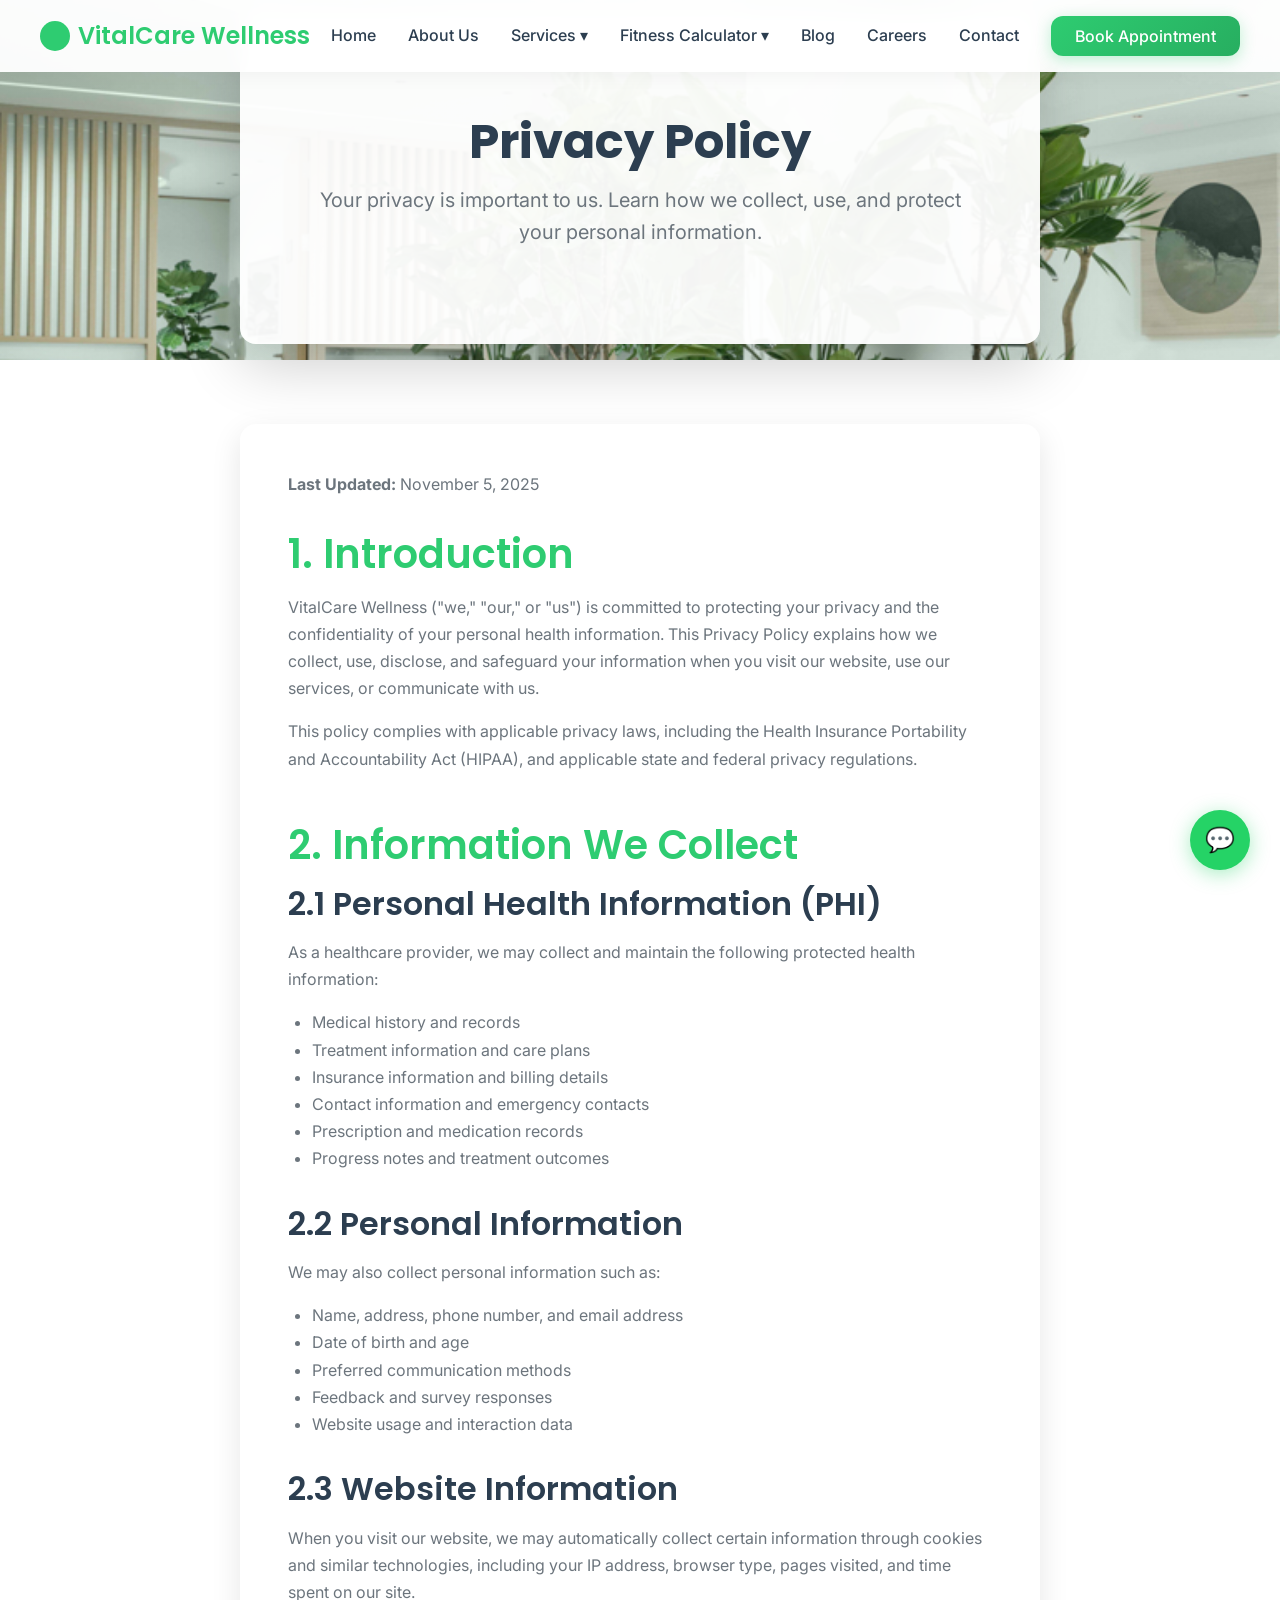
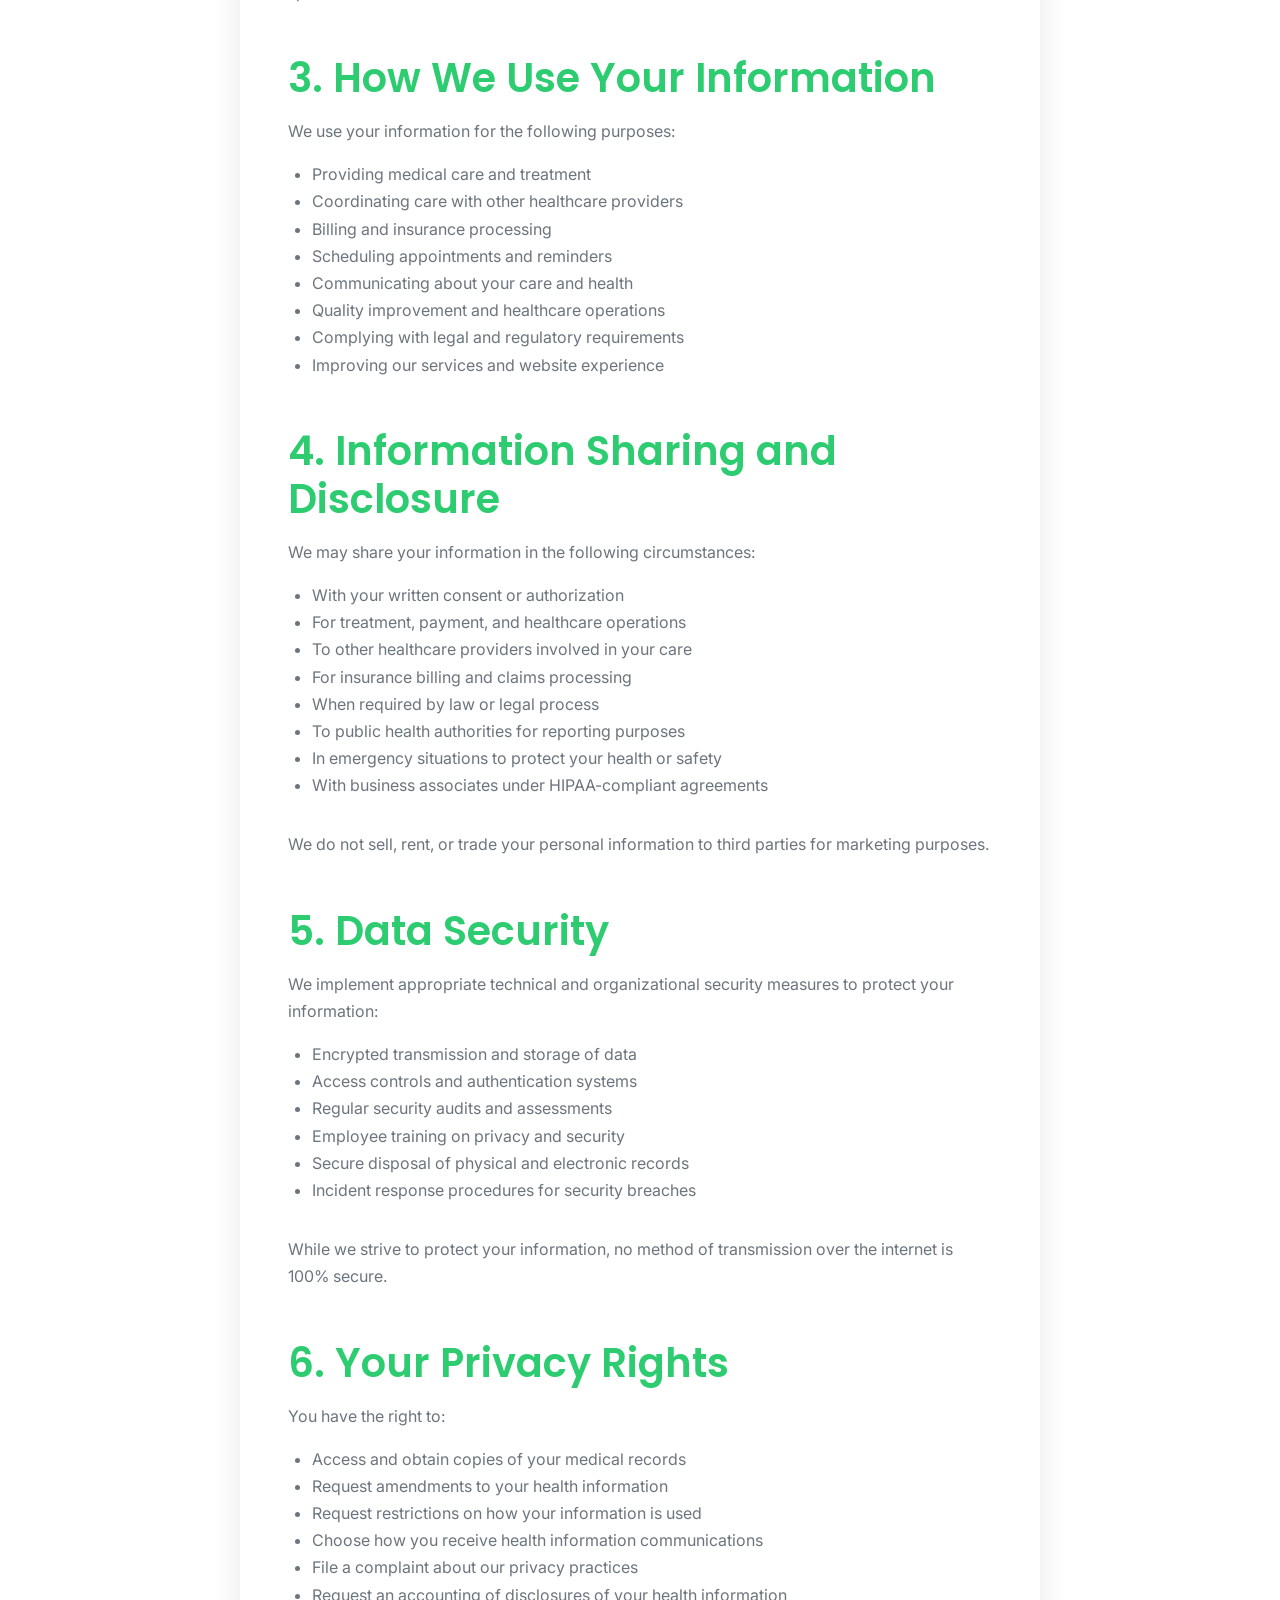
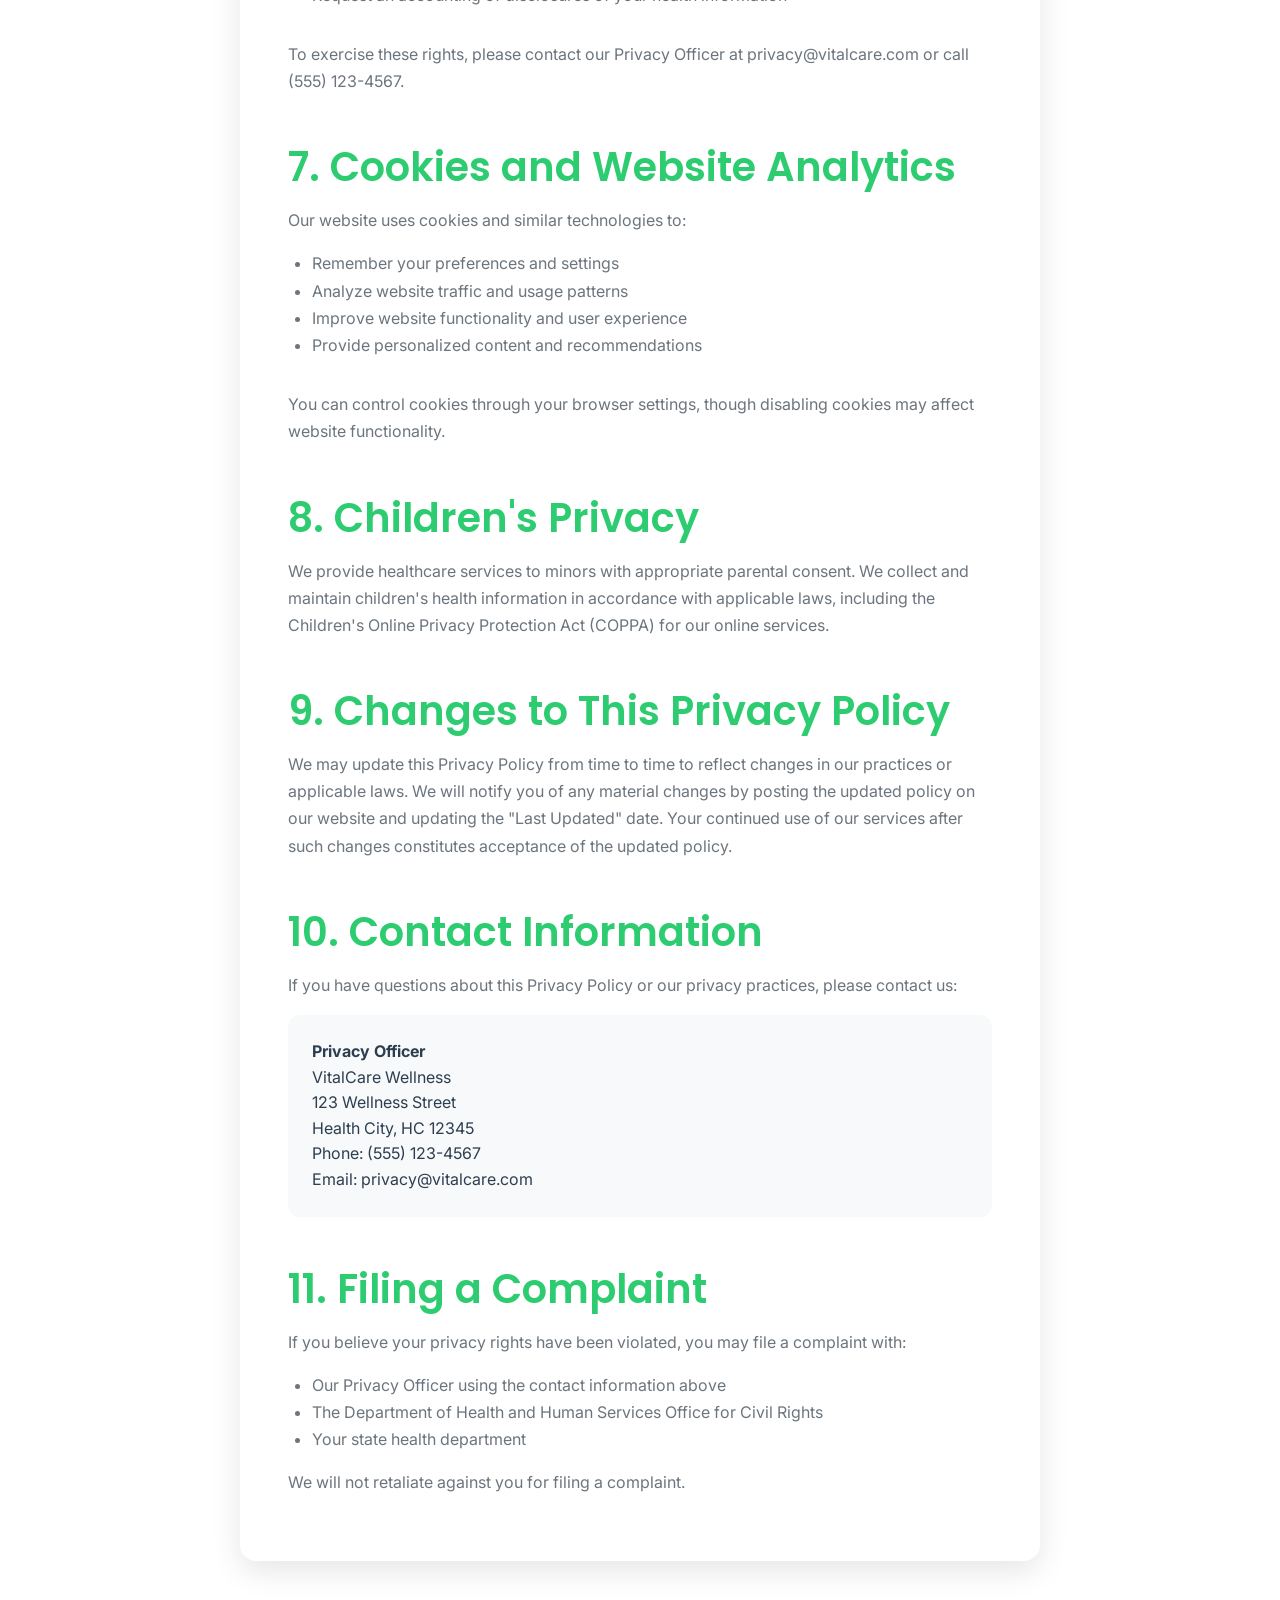
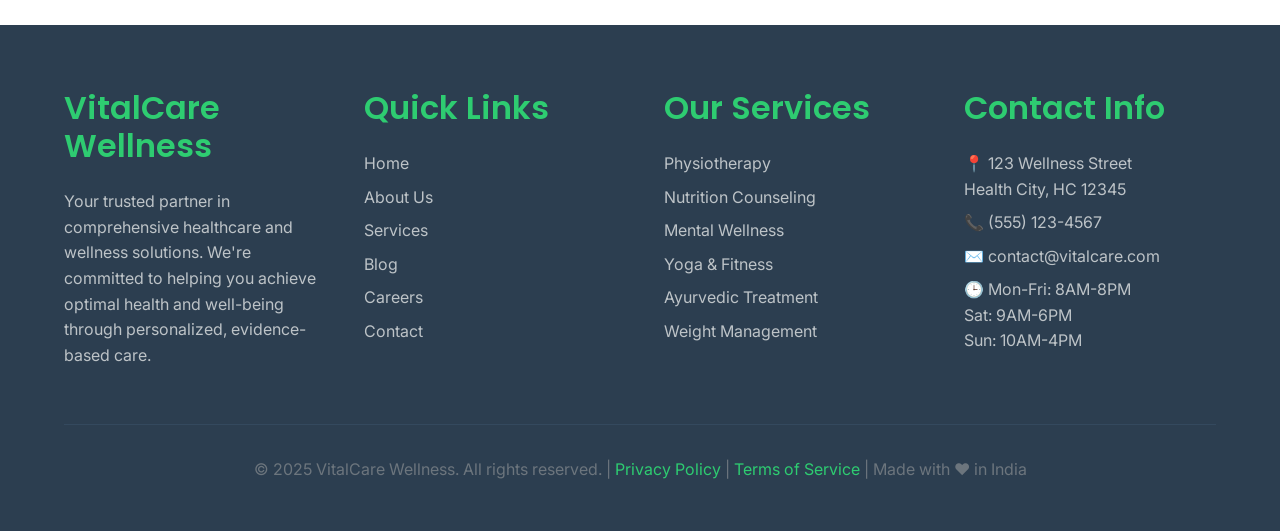
<file: privacy.html>
<!DOCTYPE html>
<html lang="en">
<head>
    <meta charset="UTF-8">
    <meta name="viewport" content="width=device-width, initial-scale=1.0">
    <meta name="description" content="Privacy Policy for VitalCare Wellness. Learn how we collect, use, and protect your personal health information and data.">
    <meta name="keywords" content="privacy policy, health data protection, HIPAA, medical privacy, wellness data">
    <title>Privacy Policy - VitalCare Wellness</title>
    <link rel="stylesheet" href="./css/styles.css">
    <link rel="icon" type="image/x-icon" href="data:image/svg+xml,<svg xmlns='http://www.w3.org/2000/svg' viewBox='0 0 100 100'><text y='.9em' font-size='90'>🏥</text></svg>">
</head>
<body>
    <!-- Header -->
    <header class="header" id="header">
        <nav class="navbar container">
            <a href="index.html" class="logo">VitalCare Wellness</a>
            
            <ul class="nav-menu">
                <li class="nav-item">
                    <a href="index.html" class="nav-link">Home</a>
                </li>
                <li class="nav-item">
                    <a href="about.html" class="nav-link">About Us</a>
                </li>
                <li class="nav-item dropdown">
                    <a href="index.html#services" class="nav-link">Services ▾</a>
                    <ul class="dropdown-menu">
                        <li><a href="services/physiotherapy.html" class="dropdown-item"><span class="service-icon">🏃‍♂️</span> Physiotherapy</a></li>
                        <li><a href="services/nutrition.html" class="dropdown-item"><span class="service-icon">🥗</span> Nutrition Counseling</a></li>
                        <li><a href="services/mental-wellness.html" class="dropdown-item"><span class="service-icon">🧠</span> Mental Wellness</a></li>
                        <li><a href="services/yoga-fitness.html" class="dropdown-item"><span class="service-icon">🧘‍♀️</span> Yoga <li><a href="services/yoga-fitness.html" class="dropdown-item">Yoga & Fitness</a></li> Fitness</a></li>
                        <li><a href="services/ayurveda.html" class="dropdown-item"><span class="service-icon">🌿</span> Ayurvedic Treatment</a></li>
                        <li><a href="services/weight-management.html" class="dropdown-item"><span class="service-icon">⚖️</span> Weight Management</a></li>
                    </ul>
                </li>
                <li class="nav-item dropdown">
                    <a href="index.html#calculators" class="nav-link">Fitness Calculator ▾</a>
                    <ul class="dropdown-menu">
                        <li><a href="index.html#calculators" class="dropdown-item"><span class="service-icon">📊</span> BMI Calculator</a></li>
                        <li><a href="index.html#calculators" class="dropdown-item"><span class="service-icon">🔥</span> Calorie Calculator</a></li>
                    </ul>
                </li>
                <li class="nav-item">
                    <a href="blog.html" class="nav-link">Blog</a>
                </li>
                <li class="nav-item">
                    <a href="career.html" class="nav-link">Careers</a>
                </li>
                <li class="nav-item">
                    <a href="contact.html" class="nav-link">Contact</a>
                </li>
                <li class="nav-item">
                    <a href="index.html#appointment" class="btn btn-primary">Book Appointment</a>
                </li>
            </ul>
            
            <button class="mobile-menu-toggle">☰</button>
        </nav>
    </header>

    <!-- Hero Section -->
    <section class="hero" style="background: linear-gradient(135deg, rgba(46, 204, 113, 0.1), rgba(39, 174, 96, 0.1)), url('./images/clinic-interior.jpg') center/cover; min-height: 40vh;">
        <div class="container">
            <div class="hero-content" style="padding-top: 100px; text-align: center;">
                <h1 class="hero-title" style="font-size: 3rem; margin-bottom: 1rem;">Privacy Policy</h1>
                <p class="hero-subtitle" style="font-size: 1.25rem; max-width: 800px; margin: 0 auto 2rem;">Your privacy is important to us. Learn how we collect, use, and protect your personal information.</p>
            </div>
        </div>
    </section>

    <!-- Privacy Policy Content -->
    <section class="section">
        <div class="container">
            <div style="max-width: 800px; margin: 0 auto;">
                <div style="background: var(--white); padding: 3rem; border-radius: var(--border-radius-lg); box-shadow: 0 10px 30px rgba(0, 0, 0, 0.1);">
                    <p style="color: var(--text-light); margin-bottom: 2rem;"><strong>Last Updated:</strong> November 5, 2025</p>
                    
                    <div style="margin-bottom: 3rem;">
                        <h2 style="color: var(--primary-green); margin-bottom: 1rem;">1. Introduction</h2>
                        <p style="color: var(--text-light); line-height: 1.7; margin-bottom: 1rem;">
                            VitalCare Wellness ("we," "our," or "us") is committed to protecting your privacy and the confidentiality of your personal health information. This Privacy Policy explains how we collect, use, disclose, and safeguard your information when you visit our website, use our services, or communicate with us.
                        </p>
                        <p style="color: var(--text-light); line-height: 1.7;">
                            This policy complies with applicable privacy laws, including the Health Insurance Portability and Accountability Act (HIPAA), and applicable state and federal privacy regulations.
                        </p>
                    </div>

                    <div style="margin-bottom: 3rem;">
                        <h2 style="color: var(--primary-green); margin-bottom: 1rem;">2. Information We Collect</h2>
                        
                        <h3 style="color: var(--text-dark); margin-bottom: 1rem;">2.1 Personal Health Information (PHI)</h3>
                        <p style="color: var(--text-light); line-height: 1.7; margin-bottom: 1rem;">
                            As a healthcare provider, we may collect and maintain the following protected health information:
                        </p>
                        <ul style="color: var(--text-light); line-height: 1.7; margin-bottom: 2rem; padding-left: 1.5rem;">
                            <li>Medical history and records</li>
                            <li>Treatment information and care plans</li>
                            <li>Insurance information and billing details</li>
                            <li>Contact information and emergency contacts</li>
                            <li>Prescription and medication records</li>
                            <li>Progress notes and treatment outcomes</li>
                        </ul>

                        <h3 style="color: var(--text-dark); margin-bottom: 1rem;">2.2 Personal Information</h3>
                        <p style="color: var(--text-light); line-height: 1.7; margin-bottom: 1rem;">
                            We may also collect personal information such as:
                        </p>
                        <ul style="color: var(--text-light); line-height: 1.7; margin-bottom: 2rem; padding-left: 1.5rem;">
                            <li>Name, address, phone number, and email address</li>
                            <li>Date of birth and age</li>
                            <li>Preferred communication methods</li>
                            <li>Feedback and survey responses</li>
                            <li>Website usage and interaction data</li>
                        </ul>

                        <h3 style="color: var(--text-dark); margin-bottom: 1rem;">2.3 Website Information</h3>
                        <p style="color: var(--text-light); line-height: 1.7;">
                            When you visit our website, we may automatically collect certain information through cookies and similar technologies, including your IP address, browser type, pages visited, and time spent on our site.
                        </p>
                    </div>

                    <div style="margin-bottom: 3rem;">
                        <h2 style="color: var(--primary-green); margin-bottom: 1rem;">3. How We Use Your Information</h2>
                        <p style="color: var(--text-light); line-height: 1.7; margin-bottom: 1rem;">
                            We use your information for the following purposes:
                        </p>
                        <ul style="color: var(--text-light); line-height: 1.7; margin-bottom: 2rem; padding-left: 1.5rem;">
                            <li>Providing medical care and treatment</li>
                            <li>Coordinating care with other healthcare providers</li>
                            <li>Billing and insurance processing</li>
                            <li>Scheduling appointments and reminders</li>
                            <li>Communicating about your care and health</li>
                            <li>Quality improvement and healthcare operations</li>
                            <li>Complying with legal and regulatory requirements</li>
                            <li>Improving our services and website experience</li>
                        </ul>
                    </div>

                    <div style="margin-bottom: 3rem;">
                        <h2 style="color: var(--primary-green); margin-bottom: 1rem;">4. Information Sharing and Disclosure</h2>
                        <p style="color: var(--text-light); line-height: 1.7; margin-bottom: 1rem;">
                            We may share your information in the following circumstances:
                        </p>
                        <ul style="color: var(--text-light); line-height: 1.7; margin-bottom: 2rem; padding-left: 1.5rem;">
                            <li>With your written consent or authorization</li>
                            <li>For treatment, payment, and healthcare operations</li>
                            <li>To other healthcare providers involved in your care</li>
                            <li>For insurance billing and claims processing</li>
                            <li>When required by law or legal process</li>
                            <li>To public health authorities for reporting purposes</li>
                            <li>In emergency situations to protect your health or safety</li>
                            <li>With business associates under HIPAA-compliant agreements</li>
                        </ul>
                        <p style="color: var(--text-light); line-height: 1.7;">
                            We do not sell, rent, or trade your personal information to third parties for marketing purposes.
                        </p>
                    </div>

                    <div style="margin-bottom: 3rem;">
                        <h2 style="color: var(--primary-green); margin-bottom: 1rem;">5. Data Security</h2>
                        <p style="color: var(--text-light); line-height: 1.7; margin-bottom: 1rem;">
                            We implement appropriate technical and organizational security measures to protect your information:
                        </p>
                        <ul style="color: var(--text-light); line-height: 1.7; margin-bottom: 2rem; padding-left: 1.5rem;">
                            <li>Encrypted transmission and storage of data</li>
                            <li>Access controls and authentication systems</li>
                            <li>Regular security audits and assessments</li>
                            <li>Employee training on privacy and security</li>
                            <li>Secure disposal of physical and electronic records</li>
                            <li>Incident response procedures for security breaches</li>
                        </ul>
                        <p style="color: var(--text-light); line-height: 1.7;">
                            While we strive to protect your information, no method of transmission over the internet is 100% secure.
                        </p>
                    </div>

                    <div style="margin-bottom: 3rem;">
                        <h2 style="color: var(--primary-green); margin-bottom: 1rem;">6. Your Privacy Rights</h2>
                        <p style="color: var(--text-light); line-height: 1.7; margin-bottom: 1rem;">
                            You have the right to:
                        </p>
                        <ul style="color: var(--text-light); line-height: 1.7; margin-bottom: 2rem; padding-left: 1.5rem;">
                            <li>Access and obtain copies of your medical records</li>
                            <li>Request amendments to your health information</li>
                            <li>Request restrictions on how your information is used</li>
                            <li>Choose how you receive health information communications</li>
                            <li>File a complaint about our privacy practices</li>
                            <li>Request an accounting of disclosures of your health information</li>
                        </ul>
                        <p style="color: var(--text-light); line-height: 1.7;">
                            To exercise these rights, please contact our Privacy Officer at privacy@vitalcare.com or call (555) 123-4567.
                        </p>
                    </div>

                    <div style="margin-bottom: 3rem;">
                        <h2 style="color: var(--primary-green); margin-bottom: 1rem;">7. Cookies and Website Analytics</h2>
                        <p style="color: var(--text-light); line-height: 1.7; margin-bottom: 1rem;">
                            Our website uses cookies and similar technologies to:
                        </p>
                        <ul style="color: var(--text-light); line-height: 1.7; margin-bottom: 2rem; padding-left: 1.5rem;">
                            <li>Remember your preferences and settings</li>
                            <li>Analyze website traffic and usage patterns</li>
                            <li>Improve website functionality and user experience</li>
                            <li>Provide personalized content and recommendations</li>
                        </ul>
                        <p style="color: var(--text-light); line-height: 1.7;">
                            You can control cookies through your browser settings, though disabling cookies may affect website functionality.
                        </p>
                    </div>

                    <div style="margin-bottom: 3rem;">
                        <h2 style="color: var(--primary-green); margin-bottom: 1rem;">8. Children's Privacy</h2>
                        <p style="color: var(--text-light); line-height: 1.7;">
                            We provide healthcare services to minors with appropriate parental consent. We collect and maintain children's health information in accordance with applicable laws, including the Children's Online Privacy Protection Act (COPPA) for our online services.
                        </p>
                    </div>

                    <div style="margin-bottom: 3rem;">
                        <h2 style="color: var(--primary-green); margin-bottom: 1rem;">9. Changes to This Privacy Policy</h2>
                        <p style="color: var(--text-light); line-height: 1.7;">
                            We may update this Privacy Policy from time to time to reflect changes in our practices or applicable laws. We will notify you of any material changes by posting the updated policy on our website and updating the "Last Updated" date. Your continued use of our services after such changes constitutes acceptance of the updated policy.
                        </p>
                    </div>

                    <div style="margin-bottom: 3rem;">
                        <h2 style="color: var(--primary-green); margin-bottom: 1rem;">10. Contact Information</h2>
                        <p style="color: var(--text-light); line-height: 1.7; margin-bottom: 1rem;">
                            If you have questions about this Privacy Policy or our privacy practices, please contact us:
                        </p>
                        <div style="background: var(--background-light); padding: 1.5rem; border-radius: var(--border-radius);">
                            <p style="color: var(--text-dark); margin: 0;"><strong>Privacy Officer</strong></p>
                            <p style="color: var(--text-dark); margin: 0;">VitalCare Wellness</p>
                            <p style="color: var(--text-dark); margin: 0;">123 Wellness Street</p>
                            <p style="color: var(--text-dark); margin: 0;">Health City, HC 12345</p>
                            <p style="color: var(--text-dark); margin: 0;">Phone: (555) 123-4567</p>
                            <p style="color: var(--text-dark); margin: 0;">Email: privacy@vitalcare.com</p>
                        </div>
                    </div>

                    <div>
                        <h2 style="color: var(--primary-green); margin-bottom: 1rem;">11. Filing a Complaint</h2>
                        <p style="color: var(--text-light); line-height: 1.7; margin-bottom: 1rem;">
                            If you believe your privacy rights have been violated, you may file a complaint with:
                        </p>
                        <ul style="color: var(--text-light); line-height: 1.7; margin-bottom: 1rem; padding-left: 1.5rem;">
                            <li>Our Privacy Officer using the contact information above</li>
                            <li>The Department of Health and Human Services Office for Civil Rights</li>
                            <li>Your state health department</li>
                        </ul>
                        <p style="color: var(--text-light); line-height: 1.7;">
                            We will not retaliate against you for filing a complaint.
                        </p>
                    </div>
                </div>
            </div>
        </div>
    </section>

    <!-- Footer -->
    <footer class="footer">
        <div class="container">
            <div class="footer-content">
                <div class="footer-section">
                    <h3>VitalCare Wellness</h3>
                    <p>Your trusted partner in comprehensive healthcare and wellness solutions. We're committed to helping you achieve optimal health and well-being through personalized, evidence-based care.</p>
                </div>
                
                <div class="footer-section">
                    <h3>Quick Links</h3>
                    <ul class="footer-links">
                        <li><a href="index.html">Home</a></li>
                        <li><a href="about.html">About Us</a></li>
                        <li><a href="index.html#services">Services</a></li>
                        <li><a href="blog.html">Blog</a></li>
                        <li><a href="career.html">Careers</a></li>
                        <li><a href="contact.html">Contact</a></li>
                    </ul>
                </div>
                
                <div class="footer-section">
                    <h3>Our Services</h3>
                    <ul class="footer-links">
                        <li><a href="services/physiotherapy.html">Physiotherapy</a></li>
                        <li><a href="services/nutrition.html">Nutrition Counseling</a></li>
                        <li><a href="services/mental-wellness.html">Mental Wellness</a></li>
                        <li><a href="services/yoga-fitness.html">Yoga & Fitness</a></li>
                        <li><a href="services/ayurveda.html">Ayurvedic Treatment</a></li>
                        <li><a href="services/weight-management.html">Weight Management</a></li>
                    </ul>
                </div>
                
                <div class="footer-section">
                    <h3>Contact Info</h3>
                    <p>📍 123 Wellness Street<br>Health City, HC 12345</p>
                    <p>📞 (555) 123-4567</p>
                    <p>✉️ contact@vitalcare.com</p>
                    <p>🕒 Mon-Fri: 8AM-8PM<br>Sat: 9AM-6PM<br>Sun: 10AM-4PM</p>
                </div>
            </div>
            
            <div class="footer-bottom">
                <p>&copy; 2025 VitalCare Wellness. All rights reserved. | <a href="privacy.html">Privacy Policy</a> | <a href="terms.html">Terms of Service</a> | Made with ❤️ in India</p>
            </div>
        </div>
    </footer>

    <!-- WhatsApp Button -->
    <a href="#" class="whatsapp-btn" title="Chat with us on WhatsApp">💬</a>

    <script src="./js/main.js"></script>
</body>
</html>
</file>
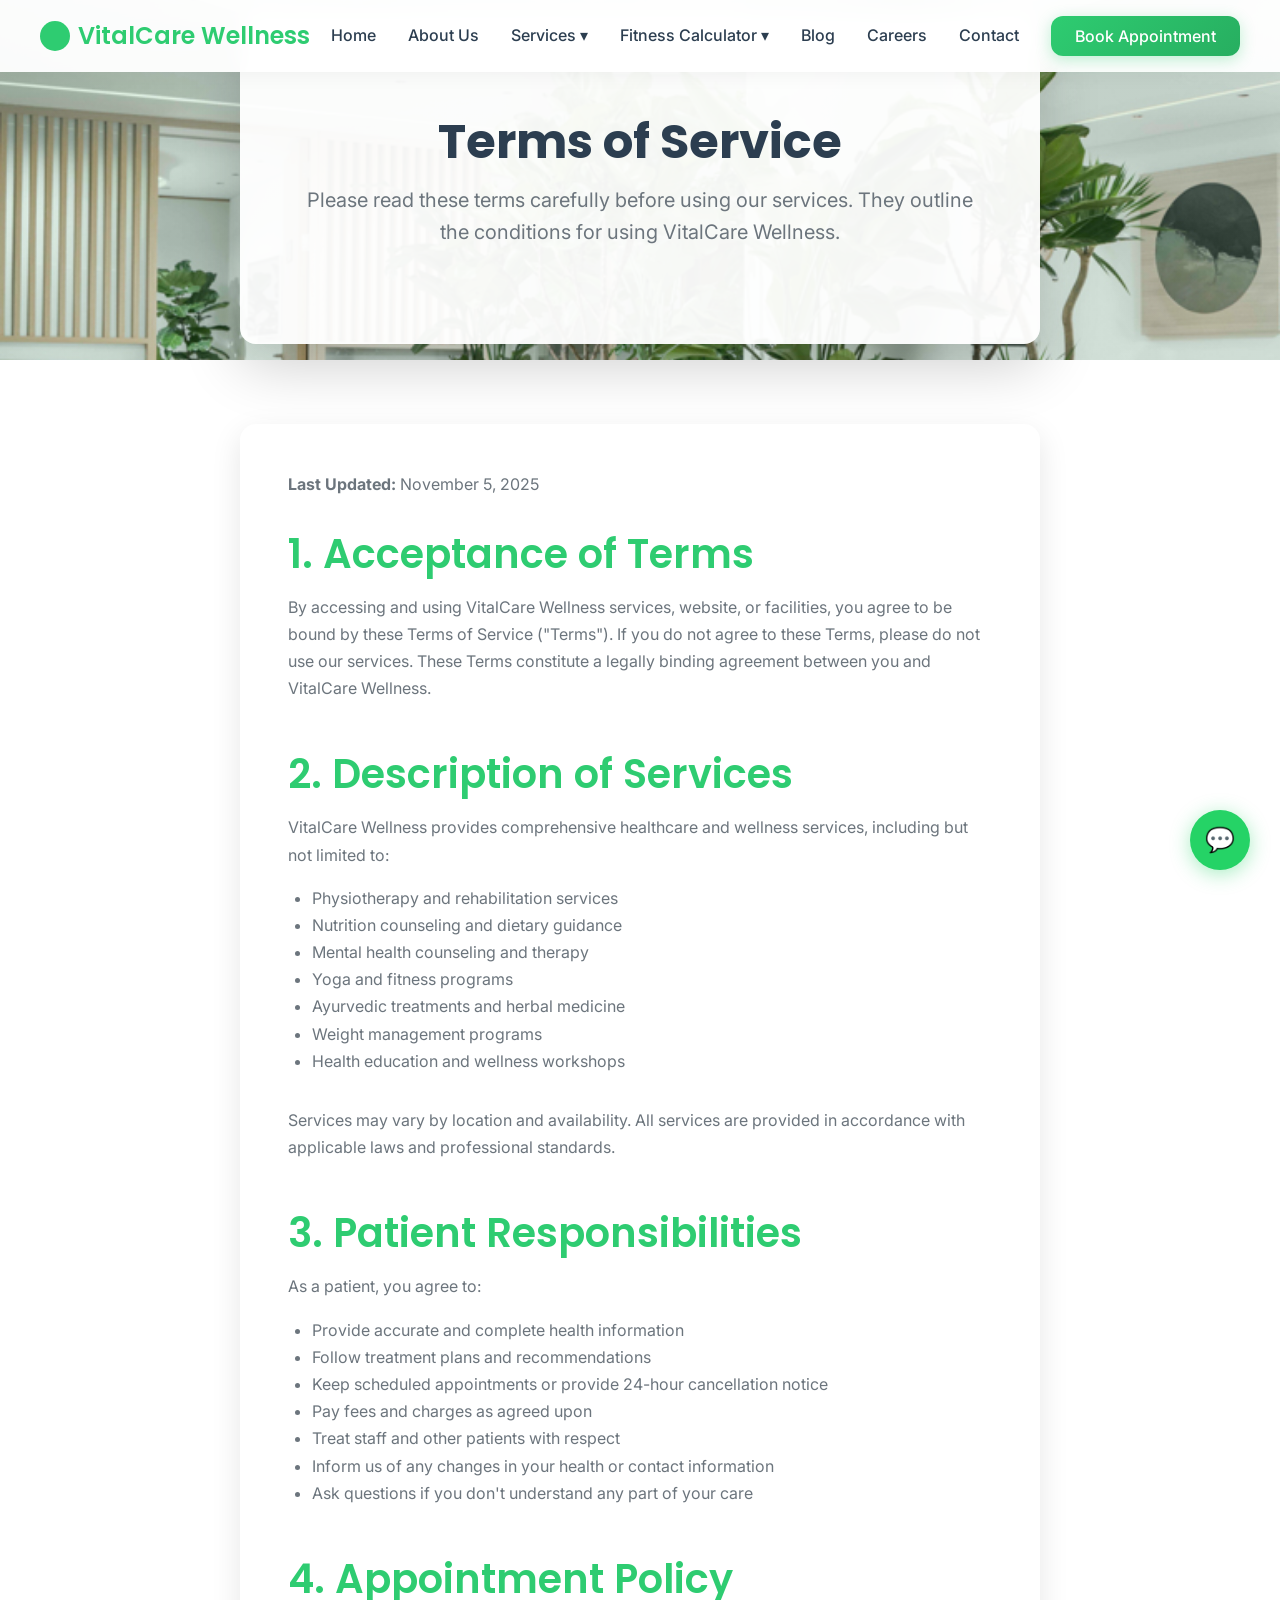
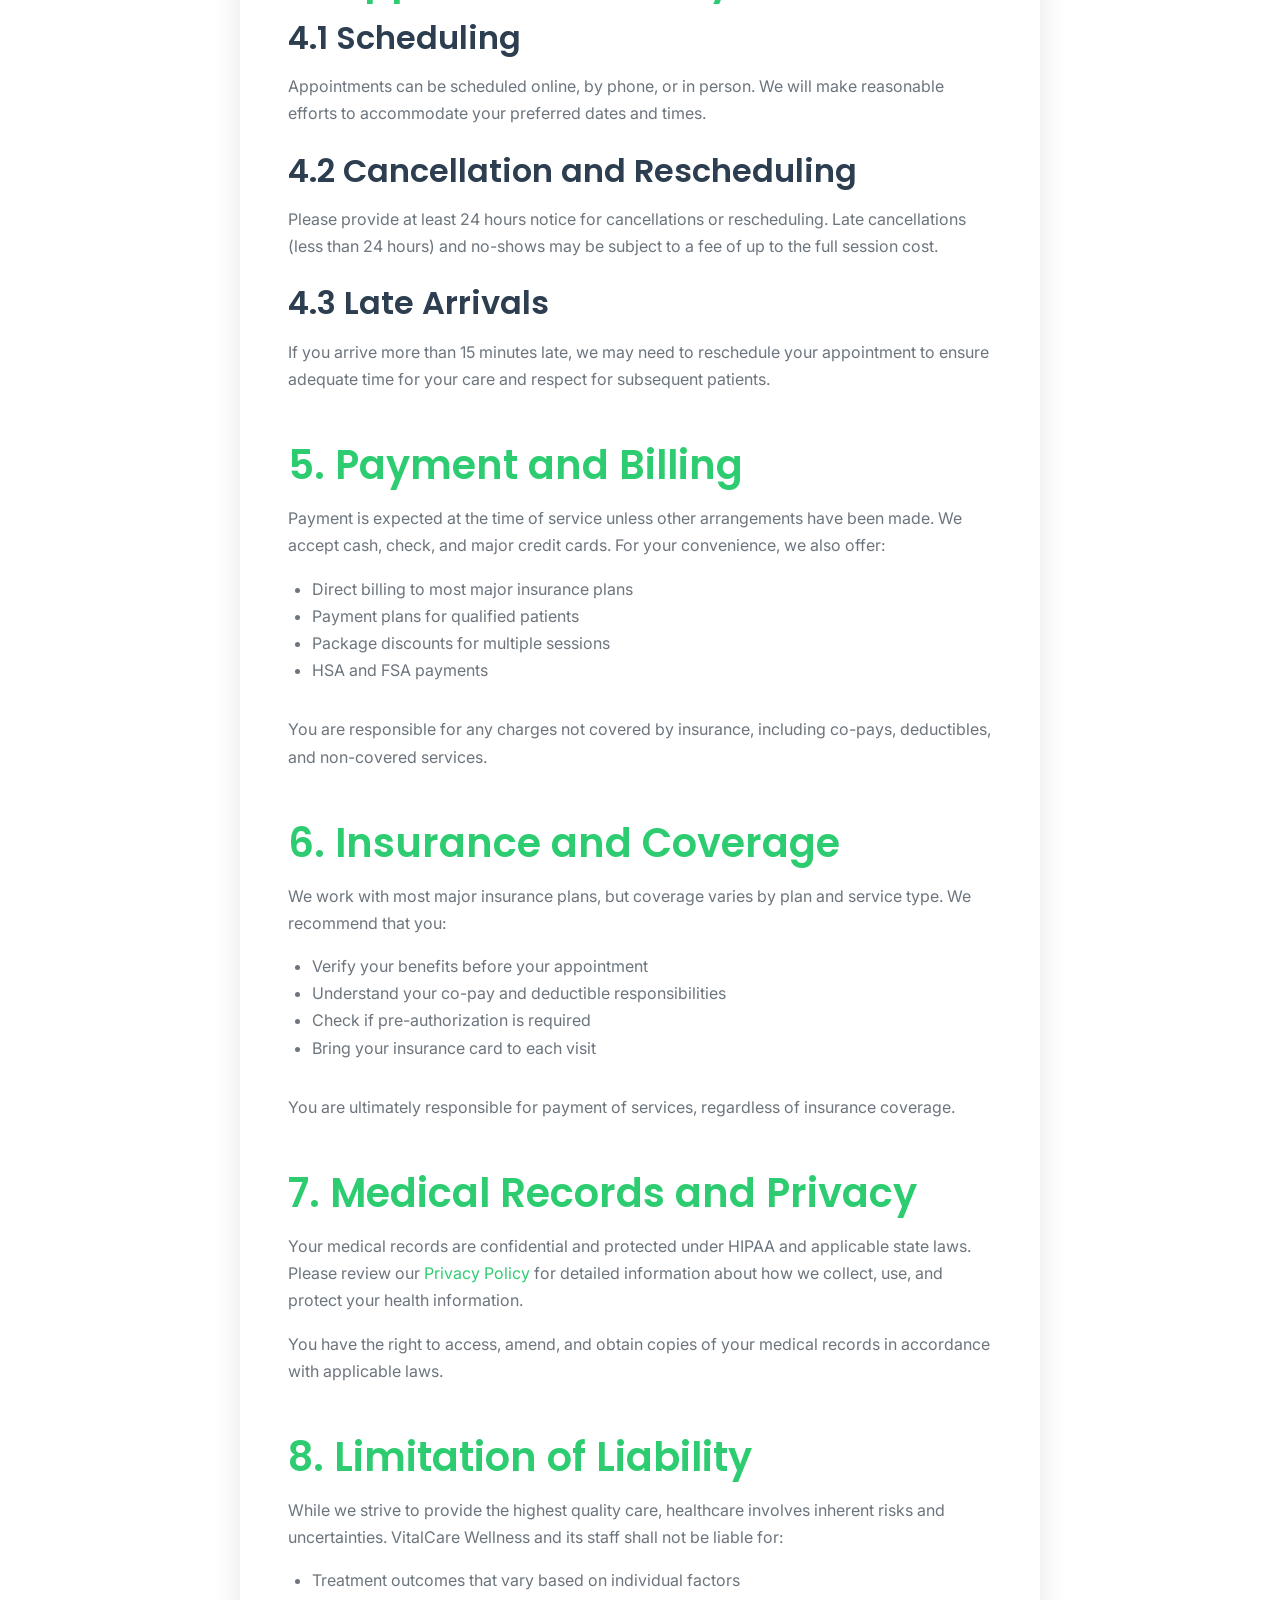
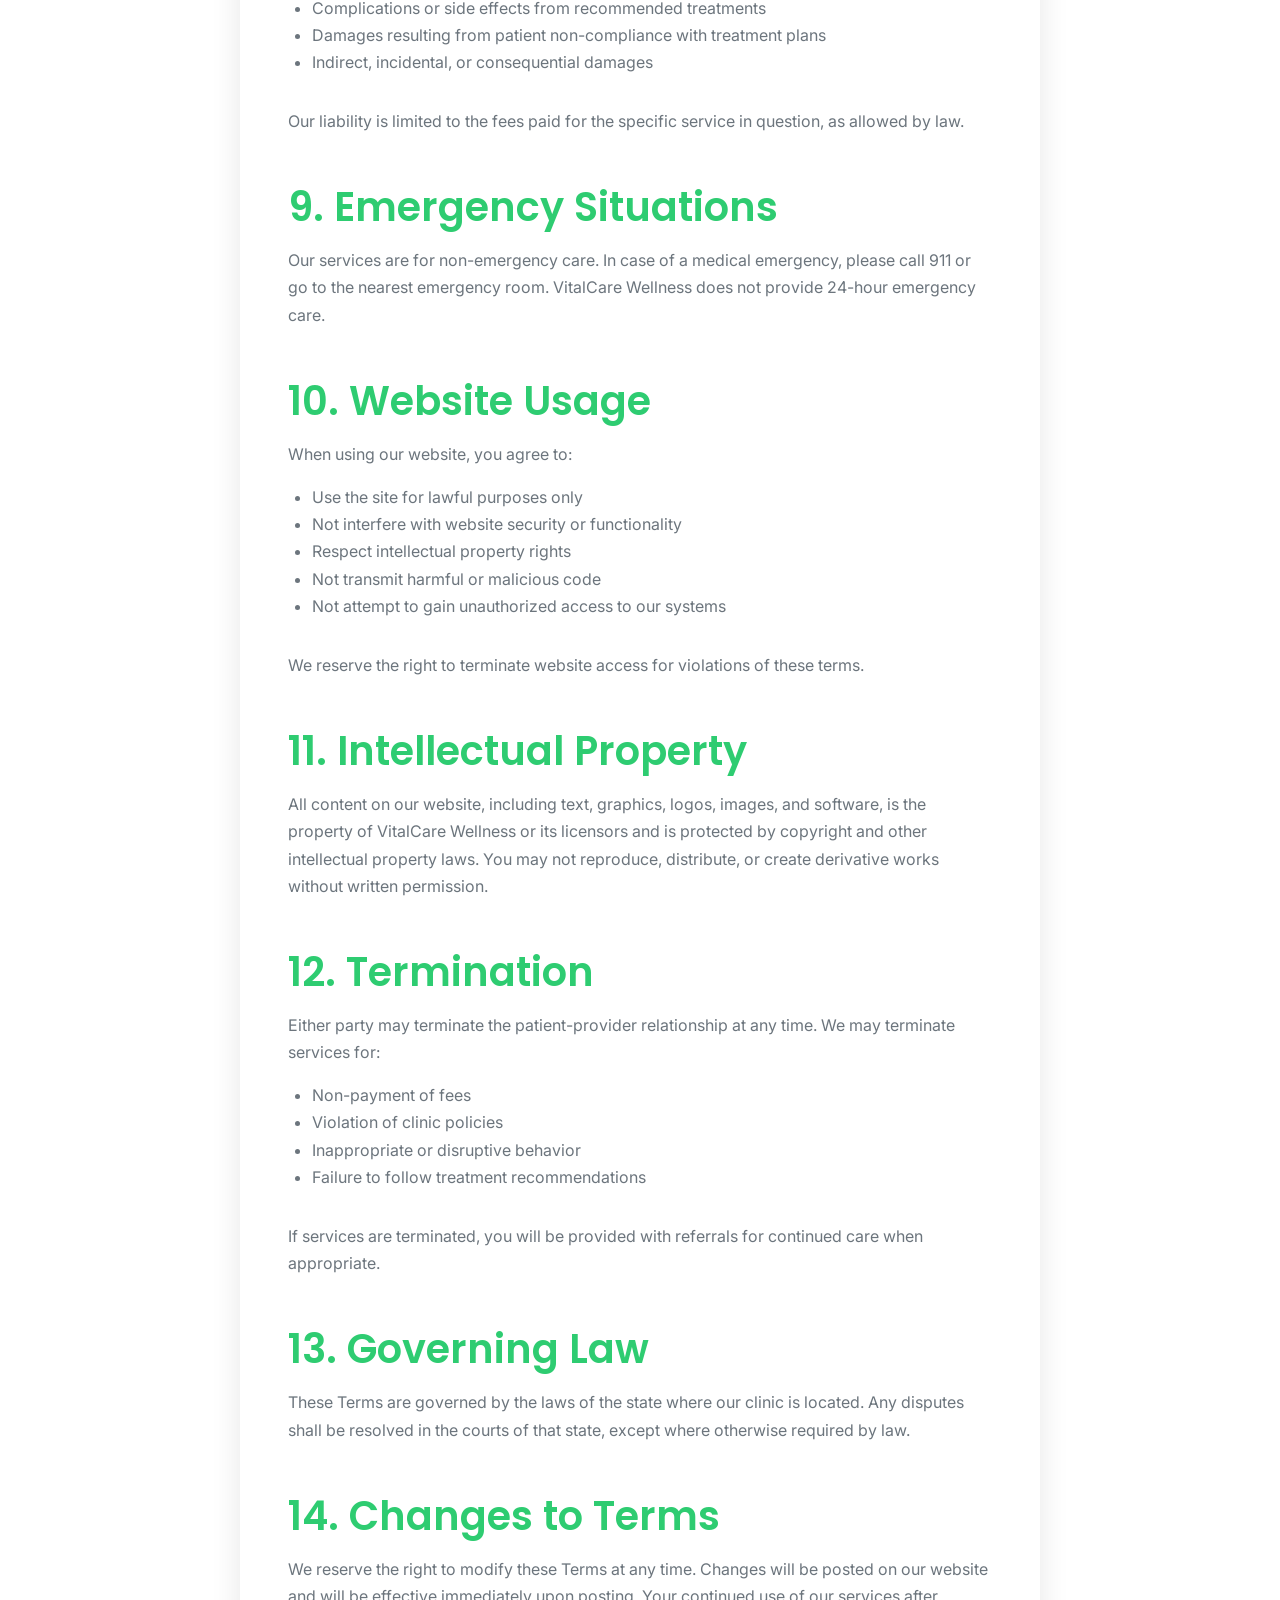
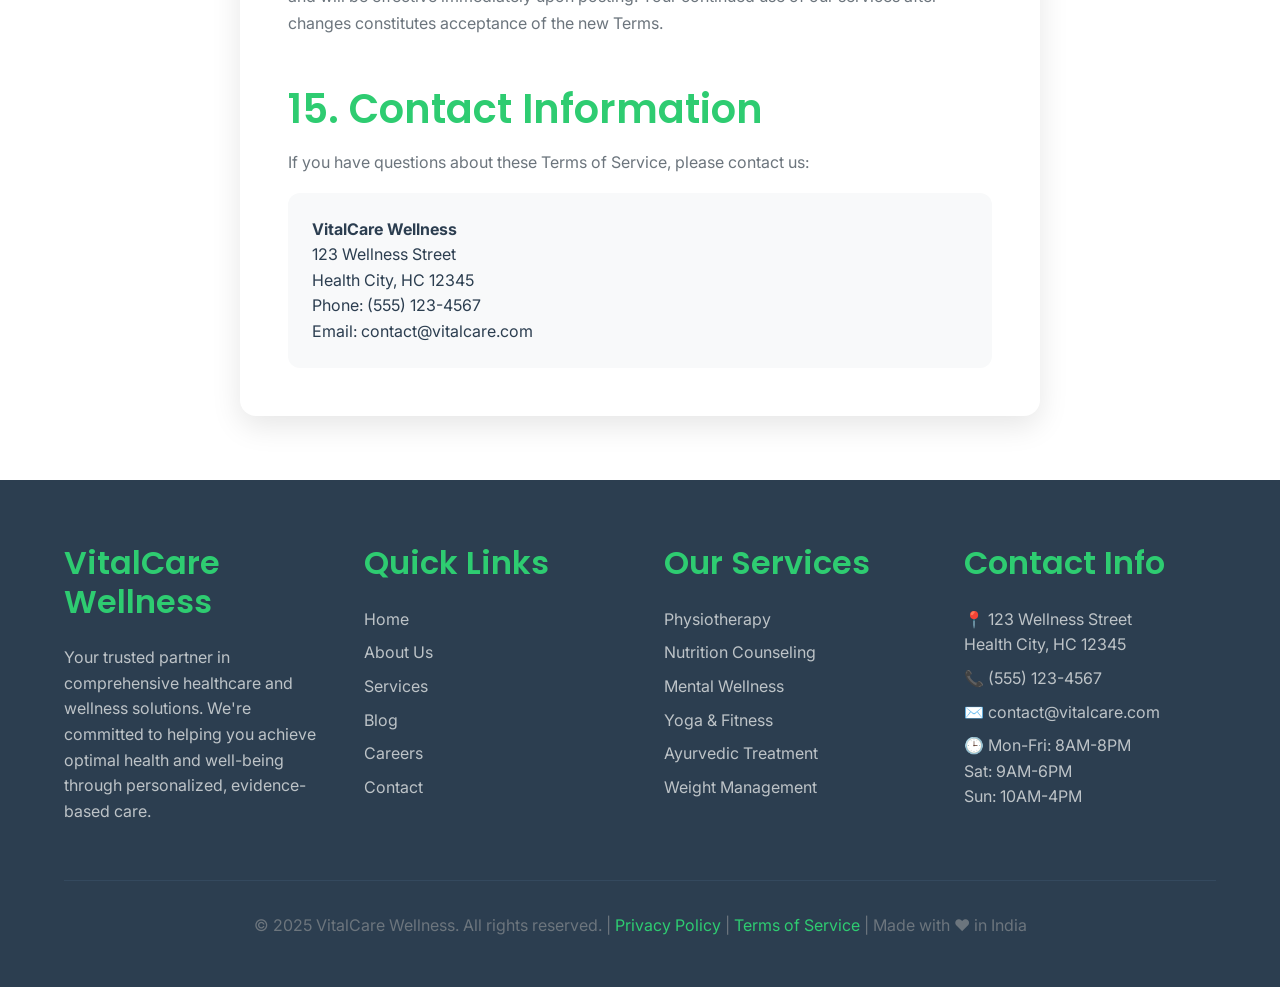
<file: terms.html>
<!DOCTYPE html>
<html lang="en">
<head>
    <meta charset="UTF-8">
    <meta name="viewport" content="width=device-width, initial-scale=1.0">
    <meta name="description" content="Terms of Service for VitalCare Wellness. Read our conditions, policies, and guidelines for using our healthcare services.">
    <meta name="keywords" content="terms of service, healthcare terms, patient rights, clinic policies, medical services terms">
    <title>Terms of Service - VitalCare Wellness</title>
    <link rel="stylesheet" href="./css/styles.css">
    <link rel="icon" type="image/x-icon" href="data:image/svg+xml,<svg xmlns='http://www.w3.org/2000/svg' viewBox='0 0 100 100'><text y='.9em' font-size='90'>🏥</text></svg>">
</head>
<body>
    <!-- Header -->
    <header class="header" id="header">
        <nav class="navbar container">
            <a href="index.html" class="logo">VitalCare Wellness</a>
            
            <ul class="nav-menu">
                <li class="nav-item">
                    <a href="index.html" class="nav-link">Home</a>
                </li>
                <li class="nav-item">
                    <a href="about.html" class="nav-link">About Us</a>
                </li>
                <li class="nav-item dropdown">
                    <a href="index.html#services" class="nav-link">Services ▾</a>
                    <ul class="dropdown-menu">
                        <li><a href="services/physiotherapy.html" class="dropdown-item"><span class="service-icon">🏃‍♂️</span> Physiotherapy</a></li>
                        <li><a href="services/nutrition.html" class="dropdown-item"><span class="service-icon">🥗</span> Nutrition Counseling</a></li>
                        <li><a href="services/mental-wellness.html" class="dropdown-item"><span class="service-icon">🧠</span> Mental Wellness</a></li>
                        <li><a href="services/yoga-fitness.html" class="dropdown-item"><span class="service-icon">🧘‍♀️</span> Yoga <li><a href="services/yoga-fitness.html" class="dropdown-item">Yoga & Fitness</a></li> Fitness</a></li>
                        <li><a href="services/ayurveda.html" class="dropdown-item"><span class="service-icon">🌿</span> Ayurvedic Treatment</a></li>
                        <li><a href="services/weight-management.html" class="dropdown-item"><span class="service-icon">⚖️</span> Weight Management</a></li>
                    </ul>
                </li>
                <li class="nav-item dropdown">
                    <a href="index.html#calculators" class="nav-link">Fitness Calculator ▾</a>
                    <ul class="dropdown-menu">
                        <li><a href="index.html#calculators" class="dropdown-item"><span class="service-icon">📊</span> BMI Calculator</a></li>
                        <li><a href="index.html#calculators" class="dropdown-item"><span class="service-icon">🔥</span> Calorie Calculator</a></li>
                    </ul>
                </li>
                <li class="nav-item">
                    <a href="blog.html" class="nav-link">Blog</a>
                </li>
                <li class="nav-item">
                    <a href="career.html" class="nav-link">Careers</a>
                </li>
                <li class="nav-item">
                    <a href="contact.html" class="nav-link">Contact</a>
                </li>
                <li class="nav-item">
                    <a href="index.html#appointment" class="btn btn-primary">Book Appointment</a>
                </li>
            </ul>
            
            <button class="mobile-menu-toggle">☰</button>
        </nav>
    </header>

    <!-- Hero Section -->
    <section class="hero" style="background: linear-gradient(135deg, rgba(46, 204, 113, 0.1), rgba(39, 174, 96, 0.1)), url('./images/clinic-interior.jpg') center/cover; min-height: 40vh;">
        <div class="container">
            <div class="hero-content" style="padding-top: 100px; text-align: center;">
                <h1 class="hero-title" style="font-size: 3rem; margin-bottom: 1rem;">Terms of Service</h1>
                <p class="hero-subtitle" style="font-size: 1.25rem; max-width: 800px; margin: 0 auto 2rem;">Please read these terms carefully before using our services. They outline the conditions for using VitalCare Wellness.</p>
            </div>
        </div>
    </section>

    <!-- Terms Content -->
    <section class="section">
        <div class="container">
            <div style="max-width: 800px; margin: 0 auto;">
                <div style="background: var(--white); padding: 3rem; border-radius: var(--border-radius-lg); box-shadow: 0 10px 30px rgba(0, 0, 0, 0.1);">
                    <p style="color: var(--text-light); margin-bottom: 2rem;"><strong>Last Updated:</strong> November 5, 2025</p>
                    
                    <div style="margin-bottom: 3rem;">
                        <h2 style="color: var(--primary-green); margin-bottom: 1rem;">1. Acceptance of Terms</h2>
                        <p style="color: var(--text-light); line-height: 1.7;">
                            By accessing and using VitalCare Wellness services, website, or facilities, you agree to be bound by these Terms of Service ("Terms"). If you do not agree to these Terms, please do not use our services. These Terms constitute a legally binding agreement between you and VitalCare Wellness.
                        </p>
                    </div>

                    <div style="margin-bottom: 3rem;">
                        <h2 style="color: var(--primary-green); margin-bottom: 1rem;">2. Description of Services</h2>
                        <p style="color: var(--text-light); line-height: 1.7; margin-bottom: 1rem;">
                            VitalCare Wellness provides comprehensive healthcare and wellness services, including but not limited to:
                        </p>
                        <ul style="color: var(--text-light); line-height: 1.7; margin-bottom: 2rem; padding-left: 1.5rem;">
                            <li>Physiotherapy and rehabilitation services</li>
                            <li>Nutrition counseling and dietary guidance</li>
                            <li>Mental health counseling and therapy</li>
                            <li>Yoga and fitness programs</li>
                            <li>Ayurvedic treatments and herbal medicine</li>
                            <li>Weight management programs</li>
                            <li>Health education and wellness workshops</li>
                        </ul>
                        <p style="color: var(--text-light); line-height: 1.7;">
                            Services may vary by location and availability. All services are provided in accordance with applicable laws and professional standards.
                        </p>
                    </div>

                    <div style="margin-bottom: 3rem;">
                        <h2 style="color: var(--primary-green); margin-bottom: 1rem;">3. Patient Responsibilities</h2>
                        <p style="color: var(--text-light); line-height: 1.7; margin-bottom: 1rem;">
                            As a patient, you agree to:
                        </p>
                        <ul style="color: var(--text-light); line-height: 1.7; margin-bottom: 2rem; padding-left: 1.5rem;">
                            <li>Provide accurate and complete health information</li>
                            <li>Follow treatment plans and recommendations</li>
                            <li>Keep scheduled appointments or provide 24-hour cancellation notice</li>
                            <li>Pay fees and charges as agreed upon</li>
                            <li>Treat staff and other patients with respect</li>
                            <li>Inform us of any changes in your health or contact information</li>
                            <li>Ask questions if you don't understand any part of your care</li>
                        </ul>
                    </div>

                    <div style="margin-bottom: 3rem;">
                        <h2 style="color: var(--primary-green); margin-bottom: 1rem;">4. Appointment Policy</h2>
                        
                        <h3 style="color: var(--text-dark); margin-bottom: 1rem;">4.1 Scheduling</h3>
                        <p style="color: var(--text-light); line-height: 1.7; margin-bottom: 1.5rem;">
                            Appointments can be scheduled online, by phone, or in person. We will make reasonable efforts to accommodate your preferred dates and times.
                        </p>

                        <h3 style="color: var(--text-dark); margin-bottom: 1rem;">4.2 Cancellation and Rescheduling</h3>
                        <p style="color: var(--text-light); line-height: 1.7; margin-bottom: 1.5rem;">
                            Please provide at least 24 hours notice for cancellations or rescheduling. Late cancellations (less than 24 hours) and no-shows may be subject to a fee of up to the full session cost.
                        </p>

                        <h3 style="color: var(--text-dark); margin-bottom: 1rem;">4.3 Late Arrivals</h3>
                        <p style="color: var(--text-light); line-height: 1.7;">
                            If you arrive more than 15 minutes late, we may need to reschedule your appointment to ensure adequate time for your care and respect for subsequent patients.
                        </p>
                    </div>

                    <div style="margin-bottom: 3rem;">
                        <h2 style="color: var(--primary-green); margin-bottom: 1rem;">5. Payment and Billing</h2>
                        <p style="color: var(--text-light); line-height: 1.7; margin-bottom: 1rem;">
                            Payment is expected at the time of service unless other arrangements have been made. We accept cash, check, and major credit cards. For your convenience, we also offer:
                        </p>
                        <ul style="color: var(--text-light); line-height: 1.7; margin-bottom: 2rem; padding-left: 1.5rem;">
                            <li>Direct billing to most major insurance plans</li>
                            <li>Payment plans for qualified patients</li>
                            <li>Package discounts for multiple sessions</li>
                            <li> HSA and FSA payments</li>
                        </ul>
                        <p style="color: var(--text-light); line-height: 1.7;">
                            You are responsible for any charges not covered by insurance, including co-pays, deductibles, and non-covered services.
                        </p>
                    </div>

                    <div style="margin-bottom: 3rem;">
                        <h2 style="color: var(--primary-green); margin-bottom: 1rem;">6. Insurance and Coverage</h2>
                        <p style="color: var(--text-light); line-height: 1.7; margin-bottom: 1rem;">
                            We work with most major insurance plans, but coverage varies by plan and service type. We recommend that you:
                        </p>
                        <ul style="color: var(--text-light); line-height: 1.7; margin-bottom: 2rem; padding-left: 1.5rem;">
                            <li>Verify your benefits before your appointment</li>
                            <li>Understand your co-pay and deductible responsibilities</li>
                            <li>Check if pre-authorization is required</li>
                            <li>Bring your insurance card to each visit</li>
                        </ul>
                        <p style="color: var(--text-light); line-height: 1.7;">
                            You are ultimately responsible for payment of services, regardless of insurance coverage.
                        </p>
                    </div>

                    <div style="margin-bottom: 3rem;">
                        <h2 style="color: var(--primary-green); margin-bottom: 1rem;">7. Medical Records and Privacy</h2>
                        <p style="color: var(--text-light); line-height: 1.7; margin-bottom: 1rem;">
                            Your medical records are confidential and protected under HIPAA and applicable state laws. Please review our <a href="privacy.html" style="color: var(--primary-green);">Privacy Policy</a> for detailed information about how we collect, use, and protect your health information.
                        </p>
                        <p style="color: var(--text-light); line-height: 1.7;">
                            You have the right to access, amend, and obtain copies of your medical records in accordance with applicable laws.
                        </p>
                    </div>

                    <div style="margin-bottom: 3rem;">
                        <h2 style="color: var(--primary-green); margin-bottom: 1rem;">8. Limitation of Liability</h2>
                        <p style="color: var(--text-light); line-height: 1.7; margin-bottom: 1rem;">
                            While we strive to provide the highest quality care, healthcare involves inherent risks and uncertainties. VitalCare Wellness and its staff shall not be liable for:
                        </p>
                        <ul style="color: var(--text-light); line-height: 1.7; margin-bottom: 2rem; padding-left: 1.5rem;">
                            <li>Treatment outcomes that vary based on individual factors</li>
                            <li>Complications or side effects from recommended treatments</li>
                            <li>Damages resulting from patient non-compliance with treatment plans</li>
                            <li>Indirect, incidental, or consequential damages</li>
                        </ul>
                        <p style="color: var(--text-light); line-height: 1.7;">
                            Our liability is limited to the fees paid for the specific service in question, as allowed by law.
                        </p>
                    </div>

                    <div style="margin-bottom: 3rem;">
                        <h2 style="color: var(--primary-green); margin-bottom: 1rem;">9. Emergency Situations</h2>
                        <p style="color: var(--text-light); line-height: 1.7;">
                            Our services are for non-emergency care. In case of a medical emergency, please call 911 or go to the nearest emergency room. VitalCare Wellness does not provide 24-hour emergency care.
                        </p>
                    </div>

                    <div style="margin-bottom: 3rem;">
                        <h2 style="color: var(--primary-green); margin-bottom: 1rem;">10. Website Usage</h2>
                        <p style="color: var(--text-light); line-height: 1.7; margin-bottom: 1rem;">
                            When using our website, you agree to:
                        </p>
                        <ul style="color: var(--text-light); line-height: 1.7; margin-bottom: 2rem; padding-left: 1.5rem;">
                            <li>Use the site for lawful purposes only</li>
                            <li>Not interfere with website security or functionality</li>
                            <li>Respect intellectual property rights</li>
                            <li>Not transmit harmful or malicious code</li>
                            <li>Not attempt to gain unauthorized access to our systems</li>
                        </ul>
                        <p style="color: var(--text-light); line-height: 1.7;">
                            We reserve the right to terminate website access for violations of these terms.
                        </p>
                    </div>

                    <div style="margin-bottom: 3rem;">
                        <h2 style="color: var(--primary-green); margin-bottom: 1rem;">11. Intellectual Property</h2>
                        <p style="color: var(--text-light); line-height: 1.7;">
                            All content on our website, including text, graphics, logos, images, and software, is the property of VitalCare Wellness or its licensors and is protected by copyright and other intellectual property laws. You may not reproduce, distribute, or create derivative works without written permission.
                        </p>
                    </div>

                    <div style="margin-bottom: 3rem;">
                        <h2 style="color: var(--primary-green); margin-bottom: 1rem;">12. Termination</h2>
                        <p style="color: var(--text-light); line-height: 1.7; margin-bottom: 1rem;">
                            Either party may terminate the patient-provider relationship at any time. We may terminate services for:
                        </p>
                        <ul style="color: var(--text-light); line-height: 1.7; margin-bottom: 2rem; padding-left: 1.5rem;">
                            <li>Non-payment of fees</li>
                            <li>Violation of clinic policies</li>
                            <li>Inappropriate or disruptive behavior</li>
                            <li>Failure to follow treatment recommendations</li>
                        </ul>
                        <p style="color: var(--text-light); line-height: 1.7;">
                            If services are terminated, you will be provided with referrals for continued care when appropriate.
                        </p>
                    </div>

                    <div style="margin-bottom: 3rem;">
                        <h2 style="color: var(--primary-green); margin-bottom: 1rem;">13. Governing Law</h2>
                        <p style="color: var(--text-light); line-height: 1.7;">
                            These Terms are governed by the laws of the state where our clinic is located. Any disputes shall be resolved in the courts of that state, except where otherwise required by law.
                        </p>
                    </div>

                    <div style="margin-bottom: 3rem;">
                        <h2 style="color: var(--primary-green); margin-bottom: 1rem;">14. Changes to Terms</h2>
                        <p style="color: var(--text-light); line-height: 1.7;">
                            We reserve the right to modify these Terms at any time. Changes will be posted on our website and will be effective immediately upon posting. Your continued use of our services after changes constitutes acceptance of the new Terms.
                        </p>
                    </div>

                    <div>
                        <h2 style="color: var(--primary-green); margin-bottom: 1rem;">15. Contact Information</h2>
                        <p style="color: var(--text-light); line-height: 1.7; margin-bottom: 1rem;">
                            If you have questions about these Terms of Service, please contact us:
                        </p>
                        <div style="background: var(--background-light); padding: 1.5rem; border-radius: var(--border-radius);">
                            <p style="color: var(--text-dark); margin: 0;"><strong>VitalCare Wellness</strong></p>
                            <p style="color: var(--text-dark); margin: 0;">123 Wellness Street</p>
                            <p style="color: var(--text-dark); margin: 0;">Health City, HC 12345</p>
                            <p style="color: var(--text-dark); margin: 0;">Phone: (555) 123-4567</p>
                            <p style="color: var(--text-dark); margin: 0;">Email: contact@vitalcare.com</p>
                        </div>
                    </div>
                </div>
            </div>
        </div>
    </section>

    <!-- Footer -->
    <footer class="footer">
        <div class="container">
            <div class="footer-content">
                <div class="footer-section">
                    <h3>VitalCare Wellness</h3>
                    <p>Your trusted partner in comprehensive healthcare and wellness solutions. We're committed to helping you achieve optimal health and well-being through personalized, evidence-based care.</p>
                </div>
                
                <div class="footer-section">
                    <h3>Quick Links</h3>
                    <ul class="footer-links">
                        <li><a href="index.html">Home</a></li>
                        <li><a href="about.html">About Us</a></li>
                        <li><a href="index.html#services">Services</a></li>
                        <li><a href="blog.html">Blog</a></li>
                        <li><a href="career.html">Careers</a></li>
                        <li><a href="contact.html">Contact</a></li>
                    </ul>
                </div>
                
                <div class="footer-section">
                    <h3>Our Services</h3>
                    <ul class="footer-links">
                        <li><a href="services/physiotherapy.html">Physiotherapy</a></li>
                        <li><a href="services/nutrition.html">Nutrition Counseling</a></li>
                        <li><a href="services/mental-wellness.html">Mental Wellness</a></li>
                        <li><a href="services/yoga-fitness.html">Yoga & Fitness</a></li>
                        <li><a href="services/ayurveda.html">Ayurvedic Treatment</a></li>
                        <li><a href="services/weight-management.html">Weight Management</a></li>
                    </ul>
                </div>
                
                <div class="footer-section">
                    <h3>Contact Info</h3>
                    <p>📍 123 Wellness Street<br>Health City, HC 12345</p>
                    <p>📞 (555) 123-4567</p>
                    <p>✉️ contact@vitalcare.com</p>
                    <p>🕒 Mon-Fri: 8AM-8PM<br>Sat: 9AM-6PM<br>Sun: 10AM-4PM</p>
                </div>
            </div>
            
            <div class="footer-bottom">
                <p>&copy; 2025 VitalCare Wellness. All rights reserved. | <a href="privacy.html">Privacy Policy</a> | <a href="terms.html">Terms of Service</a> | Made with ❤️ in India</p>
            </div>
        </div>
    </footer>

    <!-- WhatsApp Button -->
    <a href="#" class="whatsapp-btn" title="Chat with us on WhatsApp">💬</a>

    <script src="./js/main.js"></script>
</body>
</html>
</file>
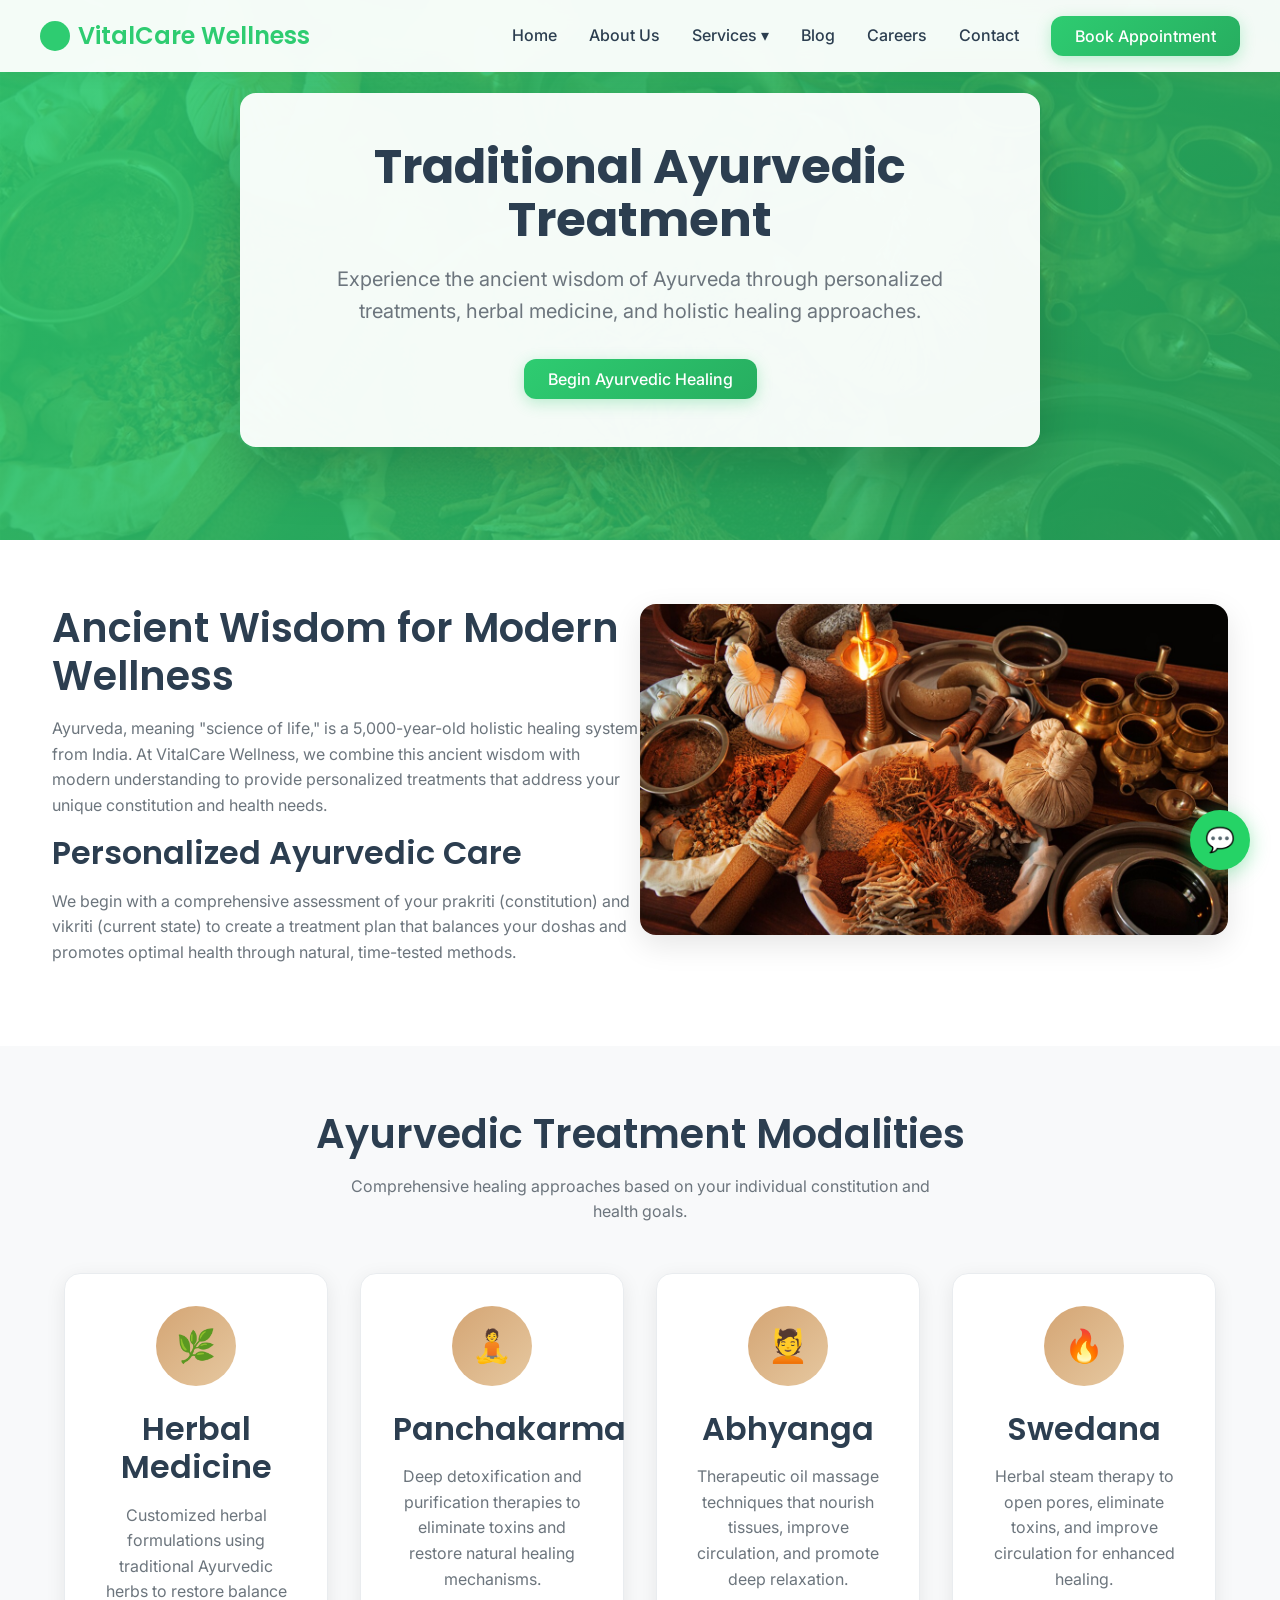
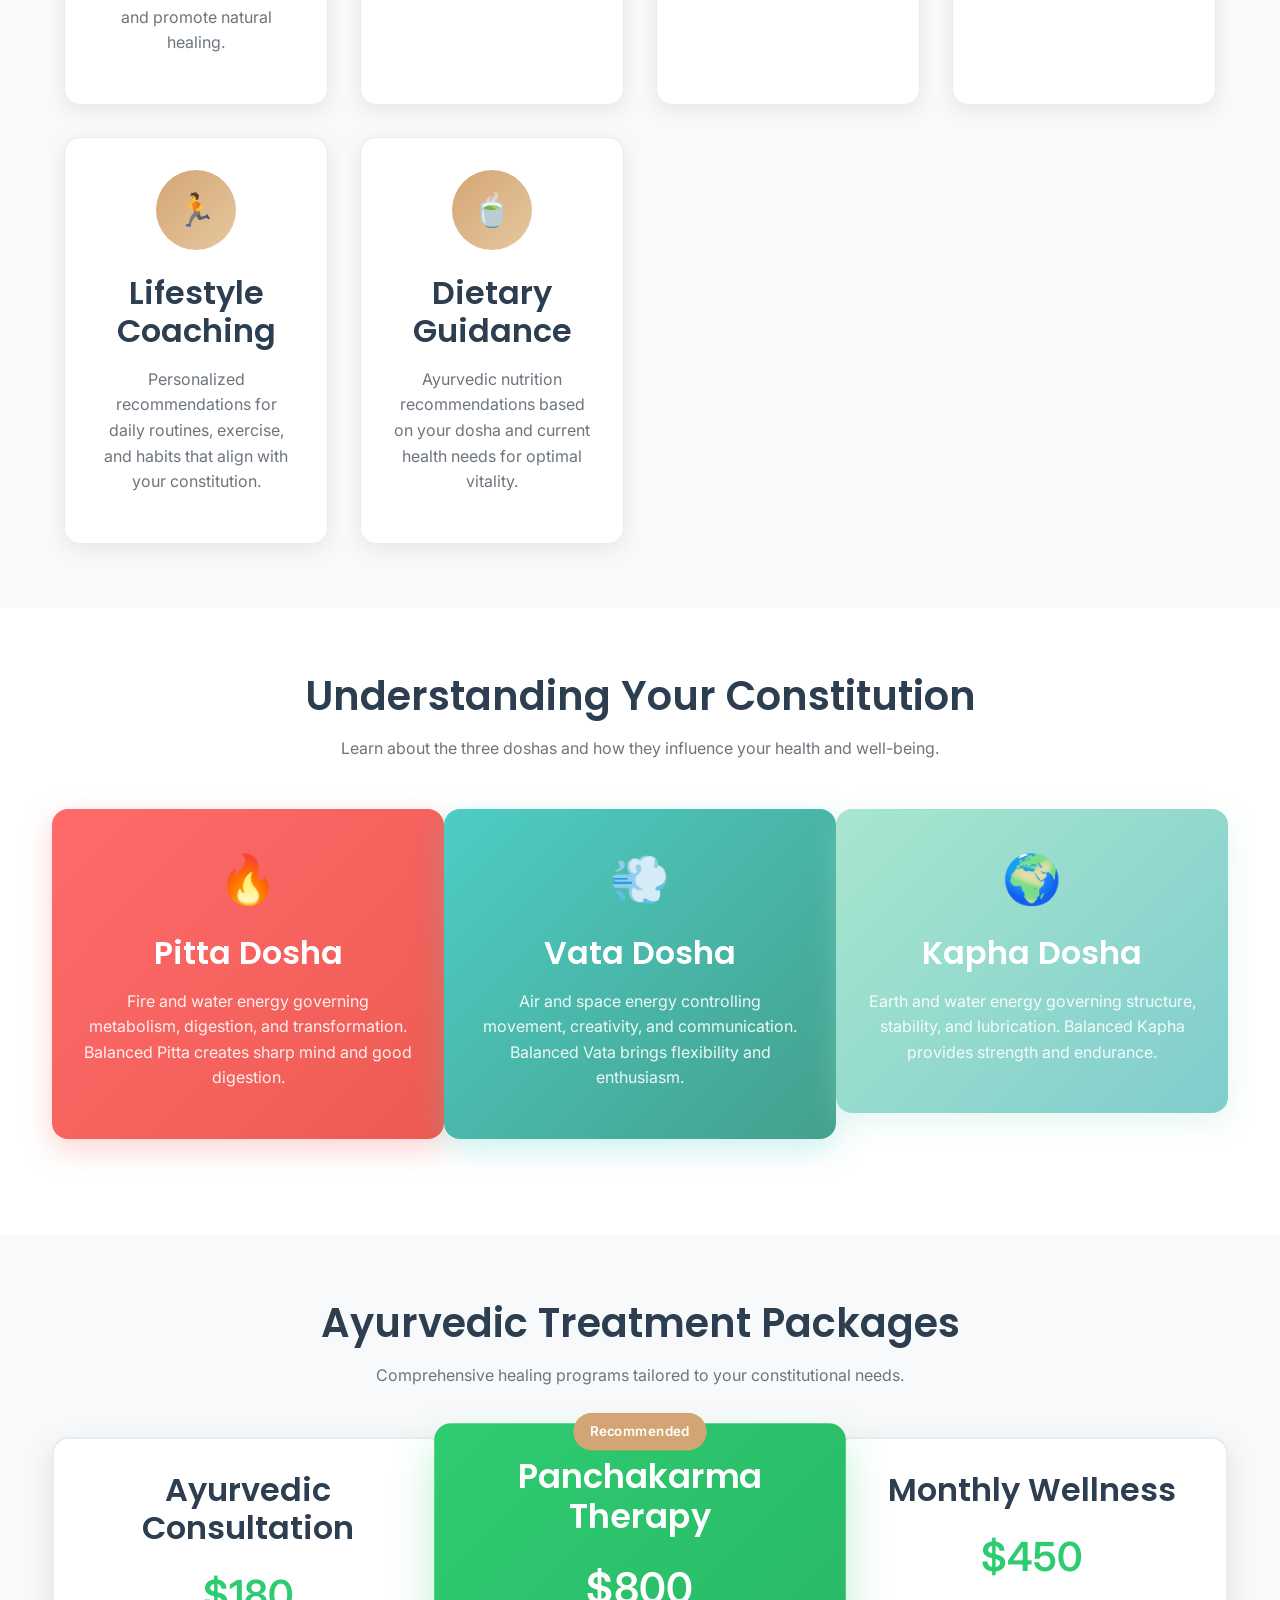
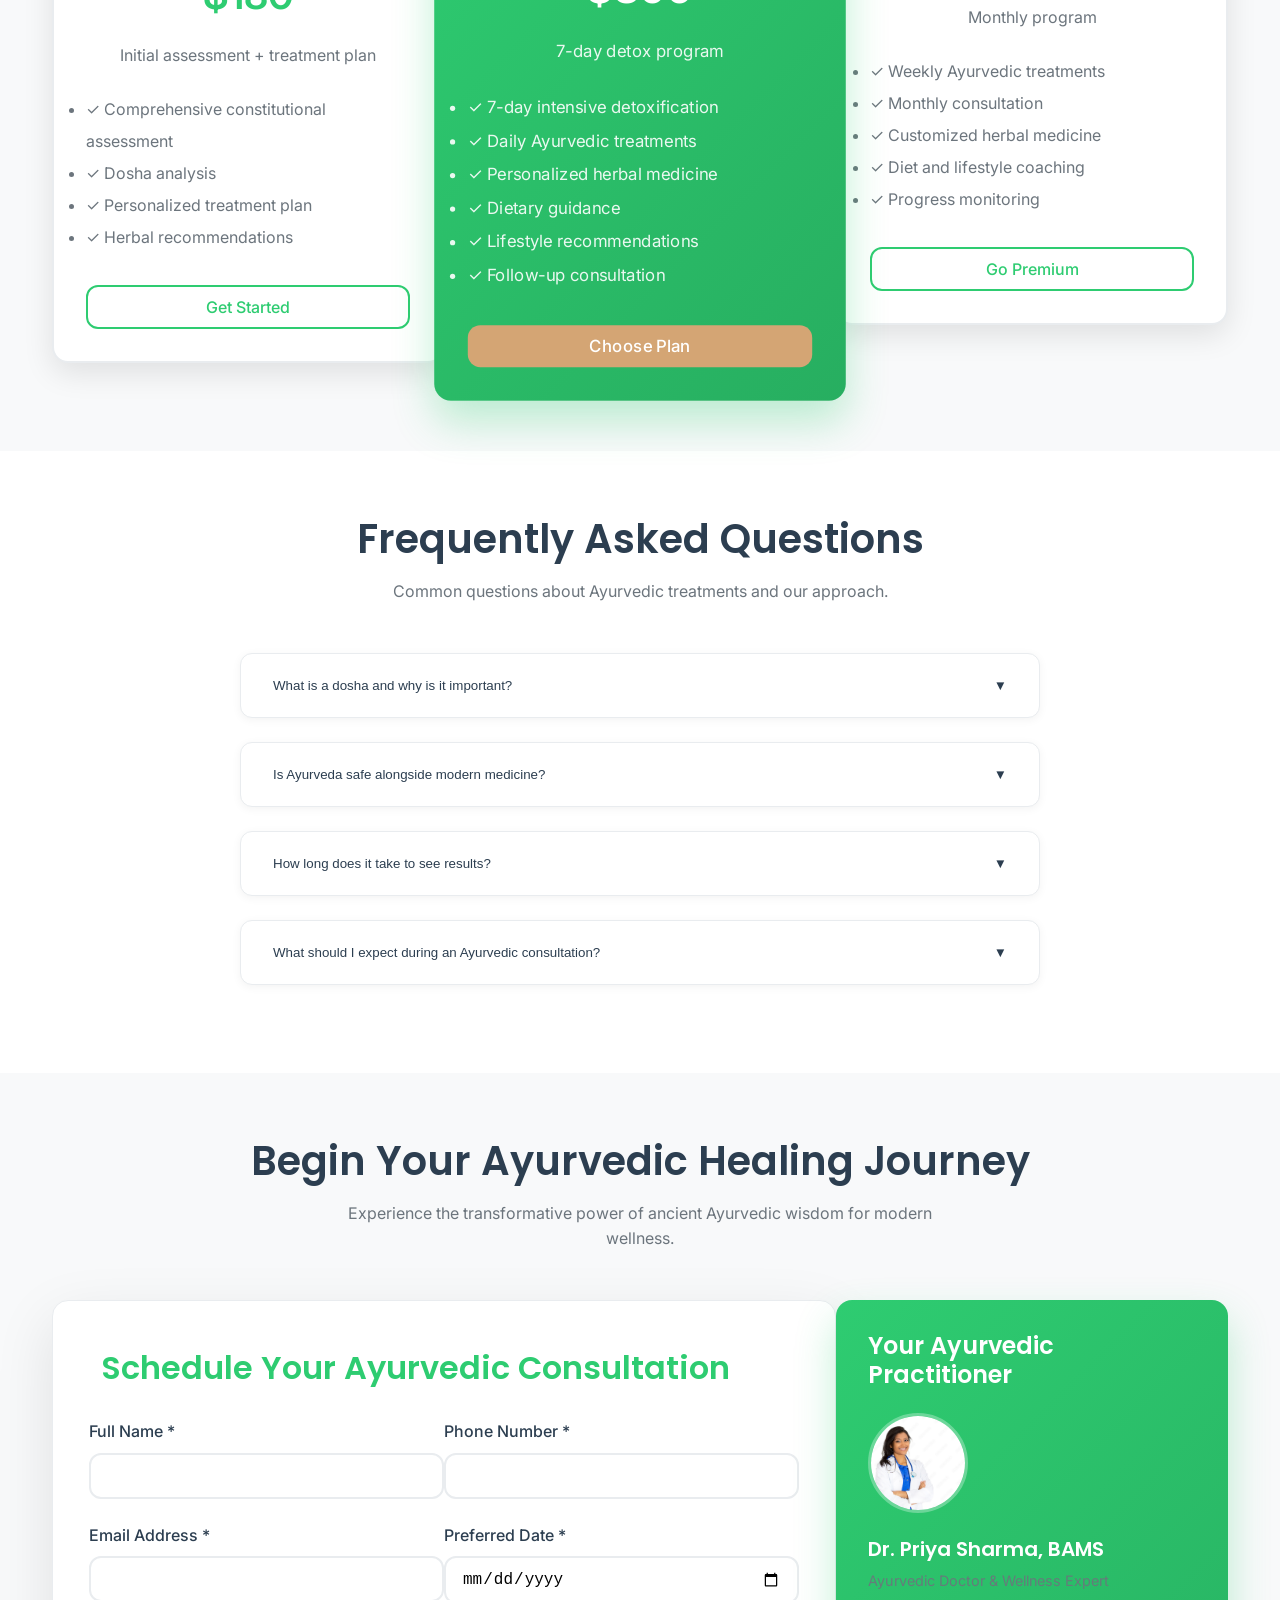
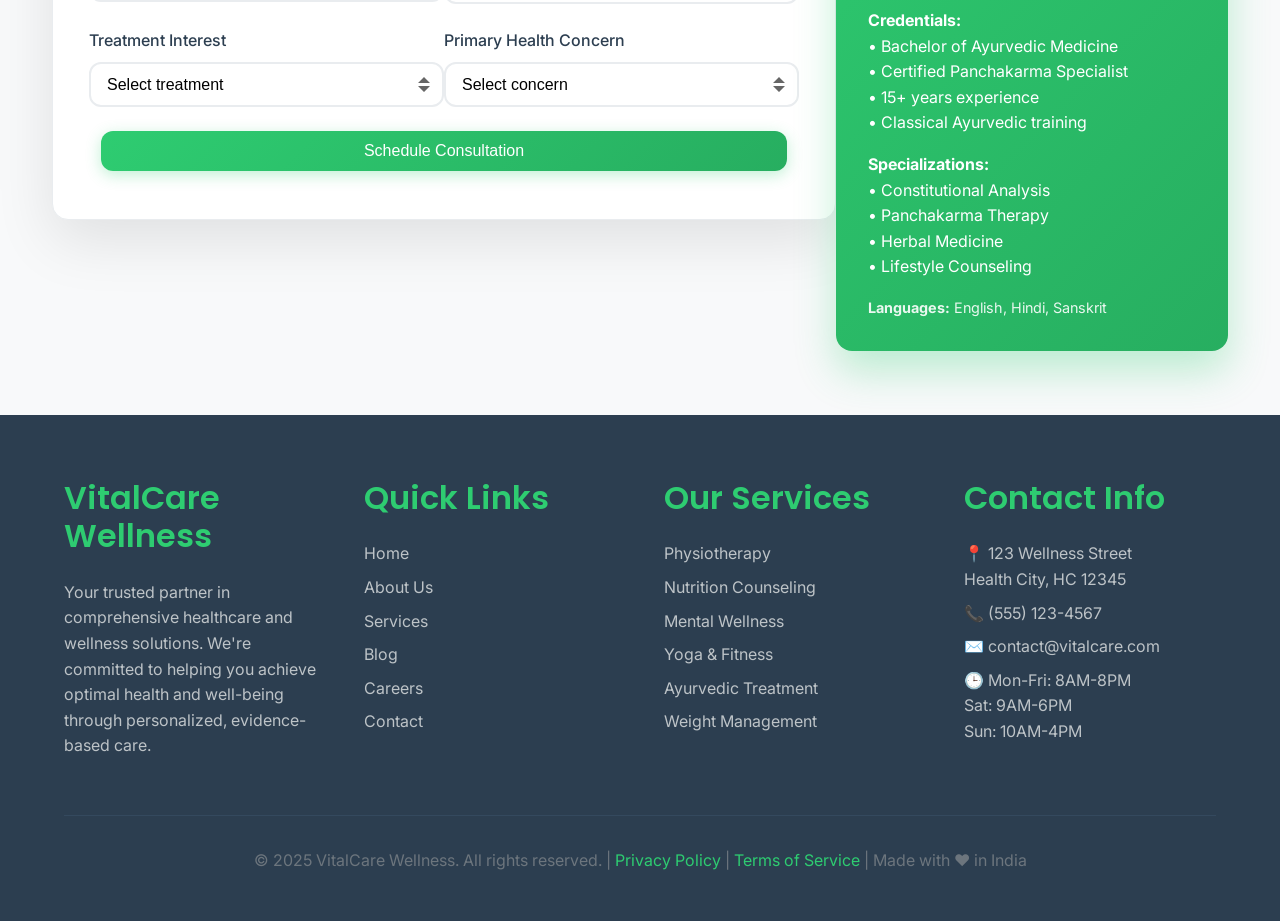
<file: services/ayurveda.html>
<!DOCTYPE html>
<html lang="en">
<head>
    <meta charset="UTF-8">
    <meta name="viewport" content="width=device-width, initial-scale=1.0">
    <meta name="description" content="Ayurvedic treatment at VitalCare Wellness. Traditional healing through personalized Ayurvedic therapies, herbal medicine, and lifestyle guidance.">
    <meta name="keywords" content="ayurveda, ayurvedic treatment, herbal medicine, traditional healing, dosha balancing, natural wellness">
    <title>Ayurvedic Treatment - VitalCare Wellness</title>
    <link rel="stylesheet" href="../css/styles.css">
    <link rel="icon" type="image/x-icon" href="data:image/svg+xml,<svg xmlns='http://www.w3.org/2000/svg' viewBox='0 0 100 100'><text y='.9em' font-size='90'>🏥</text></svg>">
</head>
<body>
    <!-- Header -->
    <header class="header" id="header">
        <nav class="navbar container">
            <a href="../index.html" class="logo">VitalCare Wellness</a>
            
            <ul class="nav-menu">
                <li class="nav-item">
                    <a href="../index.html" class="nav-link">Home</a>
                </li>
                <li class="nav-item">
                    <a href="../about.html" class="nav-link">About Us</a>
                </li>
                <li class="nav-item dropdown">
                    <a href="../index.html#services" class="nav-link">Services ▾</a>
                    <ul class="dropdown-menu">
                        <li><a href="physiotherapy.html" class="dropdown-item"><span class="service-icon">🏃‍♂️</span> Physiotherapy</a></li>
                        <li><a href="nutrition.html" class="dropdown-item"><span class="service-icon">🥗</span> Nutrition Counseling</a></li>
                        <li><a href="mental-wellness.html" class="dropdown-item"><span class="service-icon">🧠</span> Mental Wellness</a></li>
                        <li><a href="yoga-fitness.html" class="dropdown-item"><span class="service-icon">🧘‍♀️</span> Yoga <li><a href="yoga-fitness.html" class="dropdown-item">Yoga & Fitness</a></li> Fitness</a></li>
                        <li><a href="ayurveda.html" class="dropdown-item"><span class="service-icon">🌿</span> Ayurvedic Treatment</a></li>
                        <li><a href="weight-management.html" class="dropdown-item"><span class="service-icon">⚖️</span> Weight Management</a></li>
                    </ul>
                </li>
                <li class="nav-item">
                    <a href="../blog.html" class="nav-link">Blog</a>
                </li>
                <li class="nav-item">
                    <a href="../career.html" class="nav-link">Careers</a>
                </li>
                <li class="nav-item">
                    <a href="../contact.html" class="nav-link">Contact</a>
                </li>
                <li class="nav-item">
                    <a href="../index.html#appointment" class="btn btn-primary">Book Appointment</a>
                </li>
            </ul>
            
            <button class="mobile-menu-toggle">☰</button>
        </nav>
    </header>

    <!-- Hero Section -->
    <section class="hero" style="background: linear-gradient(135deg, rgba(46, 204, 113, 0.9), rgba(39, 174, 96, 0.85)), url('../images/service-ayurveda.jpg') center/cover; min-height: 60vh;">
        <div class="container">
            <div class="hero-content" style="padding-top: 100px; text-align: center; background: rgba(255, 255, 255, 0.95); padding: 3rem; border-radius: 1rem; box-shadow: 0 20px 60px rgba(0, 0, 0, 0.2);">
                <h1 class="hero-title" style="font-size: 3rem; margin-bottom: 1rem; color: #2c3e50;">Traditional Ayurvedic Treatment</h1>
                <p class="hero-subtitle" style="font-size: 1.25rem; max-width: 800px; margin: 0 auto 2rem; color: #6c757d;">Experience the ancient wisdom of Ayurveda through personalized treatments, herbal medicine, and holistic healing approaches.</p>
                <a href="#appointment" class="btn btn-primary">Begin Ayurvedic Healing</a>
            </div>
        </div>
    </section>

    <!-- Service Overview -->
    <section class="section">
        <div class="container">
            <div class="row">
                <div class="col-6">
                    <h2>Ancient Wisdom for Modern Wellness</h2>
                    <p>Ayurveda, meaning "science of life," is a 5,000-year-old holistic healing system from India. At VitalCare Wellness, we combine this ancient wisdom with modern understanding to provide personalized treatments that address your unique constitution and health needs.</p>
                    
                    <h3>Personalized Ayurvedic Care</h3>
                    <p>We begin with a comprehensive assessment of your prakriti (constitution) and vikriti (current state) to create a treatment plan that balances your doshas and promotes optimal health through natural, time-tested methods.</p>
                </div>
                <div class="col-6">
                    <img src="../images/service-ayurveda.jpg" alt="Ayurvedic Treatment" style="width: 100%; border-radius: var(--border-radius-lg); box-shadow: 0 10px 30px rgba(0, 0, 0, 0.1);">
                </div>
            </div>
        </div>
    </section>

    <!-- Treatment Modalities -->
    <section class="section bg-light">
        <div class="container">
            <div class="section-title">
                <h2>Ayurvedic Treatment Modalities</h2>
                <p class="section-subtitle">Comprehensive healing approaches based on your individual constitution and health goals.</p>
            </div>
            
            <div class="features-grid">
                <div class="feature-card">
                    <div class="feature-icon">🌿</div>
                    <h3>Herbal Medicine</h3>
                    <p>Customized herbal formulations using traditional Ayurvedic herbs to restore balance and promote natural healing.</p>
                </div>
                
                <div class="feature-card">
                    <div class="feature-icon">🧘</div>
                    <h3>Panchakarma</h3>
                    <p>Deep detoxification and purification therapies to eliminate toxins and restore natural healing mechanisms.</p>
                </div>
                
                <div class="feature-card">
                    <div class="feature-icon">💆</div>
                    <h3>Abhyanga</h3>
                    <p>Therapeutic oil massage techniques that nourish tissues, improve circulation, and promote deep relaxation.</p>
                </div>
                
                <div class="feature-card">
                    <div class="feature-icon">🔥</div>
                    <h3>Swedana</h3>
                    <p>Herbal steam therapy to open pores, eliminate toxins, and improve circulation for enhanced healing.</p>
                </div>
                
                <div class="feature-card">
                    <div class="feature-icon">🏃</div>
                    <h3>Lifestyle Coaching</h3>
                    <p>Personalized recommendations for daily routines, exercise, and habits that align with your constitution.</p>
                </div>
                
                <div class="feature-card">
                    <div class="feature-icon">🍵</div>
                    <h3>Dietary Guidance</h3>
                    <p>Ayurvedic nutrition recommendations based on your dosha and current health needs for optimal vitality.</p>
                </div>
            </div>
        </div>
    </section>

    <!-- Dosha Information -->
    <section class="section">
        <div class="container">
            <div class="section-title">
                <h2>Understanding Your Constitution</h2>
                <p class="section-subtitle">Learn about the three doshas and how they influence your health and well-being.</p>
            </div>
            
            <div class="row">
                <div class="col-4">
                    <div style="background: linear-gradient(135deg, #ff6b6b, #ee5a52); color: var(--white); padding: 2rem; border-radius: var(--border-radius-lg); box-shadow: 0 10px 30px rgba(255, 107, 107, 0.3); text-align: center; margin-bottom: 2rem;">
                        <div style="font-size: 3rem; margin-bottom: 1rem; color: #2c3e50;">🔥</div>
                        <h3 style="color: var(--white);">Pitta Dosha</h3>
                        <p style="color: rgba(255,255,255,0.9);">Fire and water energy governing metabolism, digestion, and transformation. Balanced Pitta creates sharp mind and good digestion.</p>
                    </div>
                </div>
                
                <div class="col-4">
                    <div style="background: linear-gradient(135deg, #4ecdc4, #44a08d); color: var(--white); padding: 2rem; border-radius: var(--border-radius-lg); box-shadow: 0 10px 30px rgba(78, 205, 196, 0.3); text-align: center; margin-bottom: 2rem;">
                        <div style="font-size: 3rem; margin-bottom: 1rem; color: #2c3e50;">💨</div>
                        <h3 style="color: var(--white);">Vata Dosha</h3>
                        <p style="color: rgba(255,255,255,0.9);">Air and space energy controlling movement, creativity, and communication. Balanced Vata brings flexibility and enthusiasm.</p>
                    </div>
                </div>
                
                <div class="col-4">
                    <div style="background: linear-gradient(135deg, #a8e6cf, #7fcdcd); color: var(--white); padding: 2rem; border-radius: var(--border-radius-lg); box-shadow: 0 10px 30px rgba(168, 230, 207, 0.3); text-align: center; margin-bottom: 2rem;">
                        <div style="font-size: 3rem; margin-bottom: 1rem; color: #2c3e50;">🌍</div>
                        <h3 style="color: var(--white);">Kapha Dosha</h3>
                        <p style="color: rgba(255,255,255,0.9);">Earth and water energy governing structure, stability, and lubrication. Balanced Kapha provides strength and endurance.</p>
                    </div>
                </div>
            </div>
        </div>
    </section>

    <!-- Pricing Plans -->
    <section class="section bg-light">
        <div class="container">
            <div class="section-title">
                <h2>Ayurvedic Treatment Packages</h2>
                <p class="section-subtitle">Comprehensive healing programs tailored to your constitutional needs.</p>
            </div>
            
            <div class="row">
                <div class="col-4">
                    <div style="background: var(--white); padding: 2rem; border-radius: var(--border-radius-lg); box-shadow: 0 10px 30px rgba(0, 0, 0, 0.1); text-align: center; border: 2px solid var(--border-light);">
                        <h3 style="color: var(--text-dark); margin-bottom: 1rem;">Ayurvedic Consultation</h3>
                        <div style="font-size: 2.5rem; font-weight: 600; color: var(--primary-green); margin-bottom: 1rem;">$180</div>
                        <p style="color: var(--text-light); margin-bottom: 1.5rem;">Initial assessment + treatment plan</p>
                        <ul style="color: var(--text-light); text-align: left; line-height: 2; margin-bottom: 2rem;">
                            <li>✓ Comprehensive constitutional assessment</li>
                            <li>✓ Dosha analysis</li>
                            <li>✓ Personalized treatment plan</li>
                            <li>✓ Herbal recommendations</li>
                        </ul>
                        <a href="#appointment" class="btn btn-outline w-100">Get Started</a>
                    </div>
                </div>
                
                <div class="col-4">
                    <div style="background: linear-gradient(135deg, var(--primary-green), var(--secondary-green)); padding: 2rem; border-radius: var(--border-radius-lg); box-shadow: 0 20px 40px rgba(46, 204, 113, 0.3); text-align: center; color: var(--white); transform: scale(1.05); position: relative;">
                        <div style="position: absolute; top: -10px; left: 50%; transform: translateX(-50%); background: var(--accent-orange); color: var(--white); padding: 0.5rem 1rem; border-radius: 20px; font-size: 0.8rem; font-weight: 600;">Recommended</div>
                        <h3 style="color: var(--white); margin-bottom: 1rem;">Panchakarma Therapy</h3>
                        <div style="font-size: 2.5rem; font-weight: 600; margin-bottom: 1rem;">$800</div>
                        <p style="color: rgba(255,255,255,0.9); margin-bottom: 1.5rem;">7-day detox program</p>
                        <ul style="color: rgba(255,255,255,0.9); text-align: left; line-height: 2; margin-bottom: 2rem;">
                            <li>✓ 7-day intensive detoxification</li>
                            <li>✓ Daily Ayurvedic treatments</li>
                            <li>✓ Personalized herbal medicine</li>
                            <li>✓ Dietary guidance</li>
                            <li>✓ Lifestyle recommendations</li>
                            <li>✓ Follow-up consultation</li>
                        </ul>
                        <a href="#appointment" class="btn btn-secondary w-100">Choose Plan</a>
                    </div>
                </div>
                
                <div class="col-4">
                    <div style="background: var(--white); padding: 2rem; border-radius: var(--border-radius-lg); box-shadow: 0 10px 30px rgba(0, 0, 0, 0.1); text-align: center; border: 2px solid var(--border-light);">
                        <h3 style="color: var(--text-dark); margin-bottom: 1rem;">Monthly Wellness</h3>
                        <div style="font-size: 2.5rem; font-weight: 600; color: var(--primary-green); margin-bottom: 1rem;">$450</div>
                        <p style="color: var(--text-light); margin-bottom: 1.5rem;">Monthly program</p>
                        <ul style="color: var(--text-light); text-align: left; line-height: 2; margin-bottom: 2rem;">
                            <li>✓ Weekly Ayurvedic treatments</li>
                            <li>✓ Monthly consultation</li>
                            <li>✓ Customized herbal medicine</li>
                            <li>✓ Diet and lifestyle coaching</li>
                            <li>✓ Progress monitoring</li>
                        </ul>
                        <a href="#appointment" class="btn btn-outline w-100">Go Premium</a>
                    </div>
                </div>
            </div>
        </div>
    </section>

    <!-- FAQ Section -->
    <section class="section">
        <div class="container">
            <div class="section-title">
                <h2>Frequently Asked Questions</h2>
                <p class="section-subtitle">Common questions about Ayurvedic treatments and our approach.</p>
            </div>
            
            <div class="faq-accordion">
                <div class="faq-item">
                    <button class="faq-question">
                        <span>What is a dosha and why is it important?</span>
                        <span class="faq-icon">▼</span>
                    </button>
                    <div class="faq-answer">
                        <p>Doshas are the three energies that govern all physiological and psychological functions. Understanding your dosha helps us create personalized treatments that address your unique constitution and restore natural balance for optimal health.</p>
                    </div>
                </div>
                
                <div class="faq-item">
                    <button class="faq-question">
                        <span>Is Ayurveda safe alongside modern medicine?</span>
                        <span class="faq-icon">▼</span>
                    </button>
                    <div class="faq-answer">
                        <p>Ayurveda can complement modern medicine when properly integrated. Our practitioners work with your healthcare providers to ensure safe, coordinated care. We'll review all medications and treatments to avoid any interactions.</p>
                    </div>
                </div>
                
                <div class="faq-item">
                    <button class="faq-question">
                        <span>How long does it take to see results?</span>
                        <span class="faq-icon">▼</span>
                    </button>
                    <div class="faq-answer">
                        <p>Results vary based on your condition and constitution. Some people notice improvements in energy and digestion within days, while chronic conditions may take weeks or months. We'll track your progress and adjust treatments as needed.</p>
                    </div>
                </div>
                
                <div class="faq-item">
                    <button class="faq-question">
                        <span>What should I expect during an Ayurvedic consultation?</span>
                        <span class="faq-icon">▼</span>
                    </button>
                    <div class="faq-answer">
                        <p>Your consultation includes detailed questioning about your health history, lifestyle, diet, and symptoms. We'll examine your pulse, tongue, and other diagnostic signs to determine your constitution and current imbalances.</p>
                    </div>
                </div>
            </div>
        </div>
    </section>

    <!-- CTA Section -->
    <section id="appointment" class="section bg-light">
        <div class="container">
            <div class="section-title">
                <h2>Begin Your Ayurvedic Healing Journey</h2>
                <p class="section-subtitle">Experience the transformative power of ancient Ayurvedic wisdom for modern wellness.</p>
            </div>
            
            <div class="row">
                <div class="col-8">
                    <div style="background: var(--white); padding: 3rem; border-radius: var(--border-radius-lg); box-shadow: 0 20px 60px rgba(0, 0, 0, 0.1); border: 1px solid var(--border-light);">
                        <h3 style="color: var(--primary-green); margin-bottom: 2rem;">Schedule Your Ayurvedic Consultation</h3>
                        <form>
                            <div class="row">
                                <div class="col-6">
                                    <div class="form-group">
                                        <label class="form-label">Full Name *</label>
                                        <input type="text" name="name" class="form-control" required>
                                    </div>
                                </div>
                                <div class="col-6">
                                    <div class="form-group">
                                        <label class="form-label">Phone Number *</label>
                                        <input type="tel" name="phone" class="form-control" required>
                                    </div>
                                </div>
                            </div>
                            
                            <div class="row">
                                <div class="col-6">
                                    <div class="form-group">
                                        <label class="form-label">Email Address *</label>
                                        <input type="email" name="email" class="form-control" required>
                                    </div>
                                </div>
                                <div class="col-6">
                                    <div class="form-group">
                                        <label class="form-label">Preferred Date *</label>
                                        <input type="date" name="date" class="form-control" required>
                                    </div>
                                </div>
                            </div>
                            
                            <div class="row">
                                <div class="col-6">
                                    <div class="form-group">
                                        <label class="form-label">Treatment Interest</label>
                                        <select name="treatment" class="form-control form-select">
                                            <option value="">Select treatment</option>
                                            <option value="Consultation">Ayurvedic Consultation - $180</option>
                                            <option value="Panchakarma">Panchakarma Therapy - $800</option>
                                            <option value="Monthly">Monthly Wellness - $450</option>
                                            <option value="Herbal">Herbal Medicine Consultation</option>
                                            <option value="Detox">Detoxification Therapy</option>
                                        </select>
                                    </div>
                                </div>
                                <div class="col-6">
                                    <div class="form-group">
                                        <label class="form-label">Primary Health Concern</label>
                                        <select name="concern" class="form-control form-select">
                                            <option value="">Select concern</option>
                                            <option value="General Wellness">General Wellness</option>
                                            <option value="Digestive Issues">Digestive Issues</option>
                                            <option value="Stress Management">Stress Management</option>
                                            <option value="Chronic Pain">Chronic Pain</option>
                                            <option value="Detoxification">Detoxification</option>
                                            <option value="Skin Health">Skin Health</option>
                                        </select>
                                    </div>
                                </div>
                            </div>
                            
                            <button type="submit" class="btn btn-primary w-100">Schedule Consultation</button>
                        </form>
                    </div>
                </div>
                
                <div class="col-4">
                    <div style="background: linear-gradient(135deg, var(--primary-green), var(--secondary-green)); color: var(--white); padding: 2rem; border-radius: var(--border-radius-lg); box-shadow: 0 20px 40px rgba(46, 204, 113, 0.3);">
                        <h4 style="margin-bottom: 1.5rem;">Your Ayurvedic Practitioner</h4>
                        <img src="../images/doctor-female.jpg" alt="Dr. Priya Sharma" style="width: 100px; height: 100px; border-radius: 50%; object-fit: cover; margin-bottom: 1rem; border: 3px solid rgba(255,255,255,0.3);">
                        <h5 style="margin-bottom: 0.5rem;">Dr. Priya Sharma, BAMS</h5>
                        <p style="margin-bottom: 1rem; font-size: 0.9rem; opacity: 0.9;">Ayurvedic Doctor & Wellness Expert</p>
                        
                        <div style="margin-bottom: 1rem;">
                            <strong>Credentials:</strong><br>
                            • Bachelor of Ayurvedic Medicine<br>
                            • Certified Panchakarma Specialist<br>
                            • 15+ years experience<br>
                            • Classical Ayurvedic training
                        </div>
                        
                        <div style="margin-bottom: 1rem;">
                            <strong>Specializations:</strong><br>
                            • Constitutional Analysis<br>
                            • Panchakarma Therapy<br>
                            • Herbal Medicine<br>
                            • Lifestyle Counseling
                        </div>
                        
                        <div style="font-size: 0.9rem; opacity: 0.9;">
                            <strong>Languages:</strong> English, Hindi, Sanskrit
                        </div>
                    </div>
                </div>
            </div>
        </div>
    </section>

    <!-- Footer -->
    <footer class="footer">
        <div class="container">
            <div class="footer-content">
                <div class="footer-section">
                    <h3>VitalCare Wellness</h3>
                    <p>Your trusted partner in comprehensive healthcare and wellness solutions. We're committed to helping you achieve optimal health and well-being through personalized, evidence-based care.</p>
                </div>
                
                <div class="footer-section">
                    <h3>Quick Links</h3>
                    <ul class="footer-links">
                        <li><a href="../index.html">Home</a></li>
                        <li><a href="../about.html">About Us</a></li>
                        <li><a href="../index.html#services">Services</a></li>
                        <li><a href="../blog.html">Blog</a></li>
                        <li><a href="../career.html">Careers</a></li>
                        <li><a href="../contact.html">Contact</a></li>
                    </ul>
                </div>
                
                <div class="footer-section">
                    <h3>Our Services</h3>
                    <ul class="footer-links">
                        <li><a href="physiotherapy.html">Physiotherapy</a></li>
                        <li><a href="nutrition.html">Nutrition Counseling</a></li>
                        <li><a href="mental-wellness.html">Mental Wellness</a></li>
                        <li><a href="yoga-fitness.html">Yoga & Fitness</a></li>
                        <li><a href="ayurveda.html">Ayurvedic Treatment</a></li>
                        <li><a href="weight-management.html">Weight Management</a></li>
                    </ul>
                </div>
                
                <div class="footer-section">
                    <h3>Contact Info</h3>
                    <p>📍 123 Wellness Street<br>Health City, HC 12345</p>
                    <p>📞 (555) 123-4567</p>
                    <p>✉️ contact@vitalcare.com</p>
                    <p>🕒 Mon-Fri: 8AM-8PM<br>Sat: 9AM-6PM<br>Sun: 10AM-4PM</p>
                </div>
            </div>
            
            <div class="footer-bottom">
                <p>&copy; 2025 VitalCare Wellness. All rights reserved. | <a href="../privacy.html">Privacy Policy</a> | <a href="../terms.html">Terms of Service</a> | Made with ❤️ in India</p>
            </div>
        </div>
    </footer>

    <!-- WhatsApp Button -->
    <a href="#" class="whatsapp-btn" title="Chat with us on WhatsApp">💬</a>

    <script src="../js/main.js"></script>
</body>
</html>
</file>
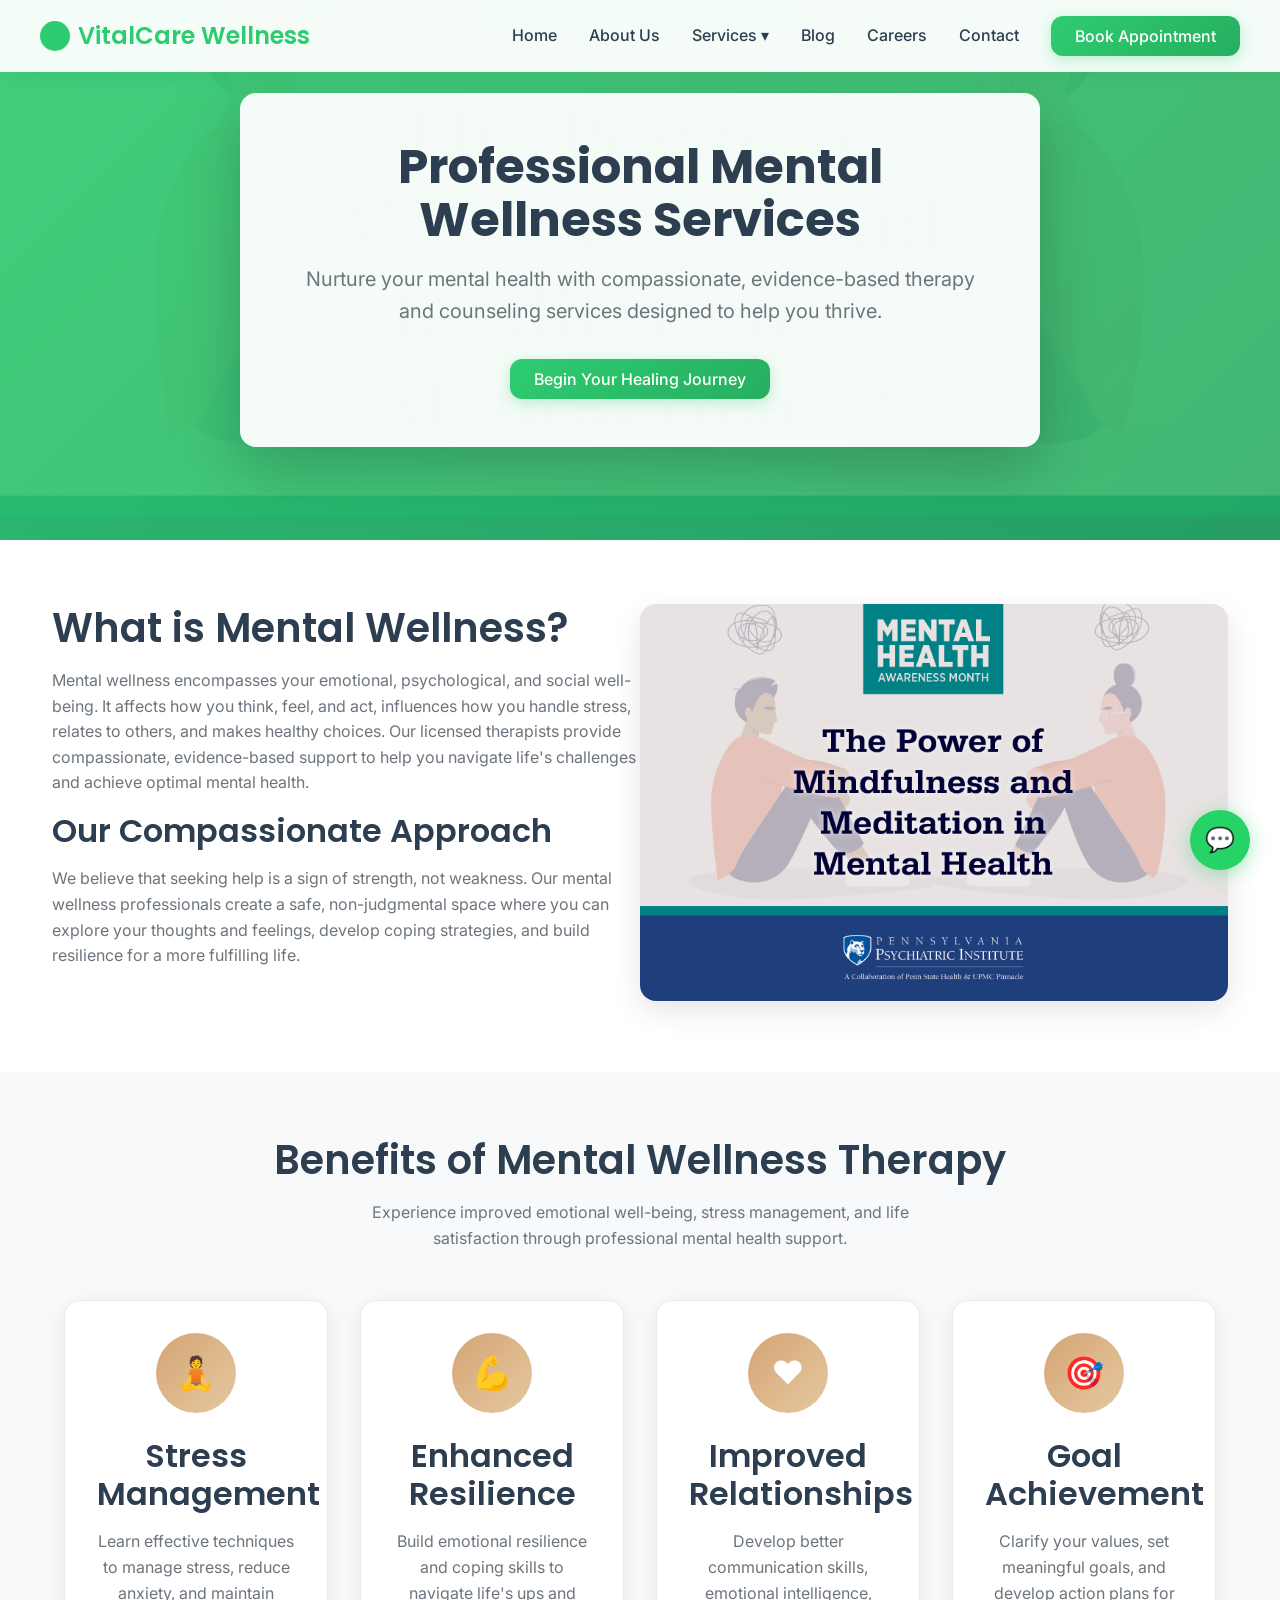
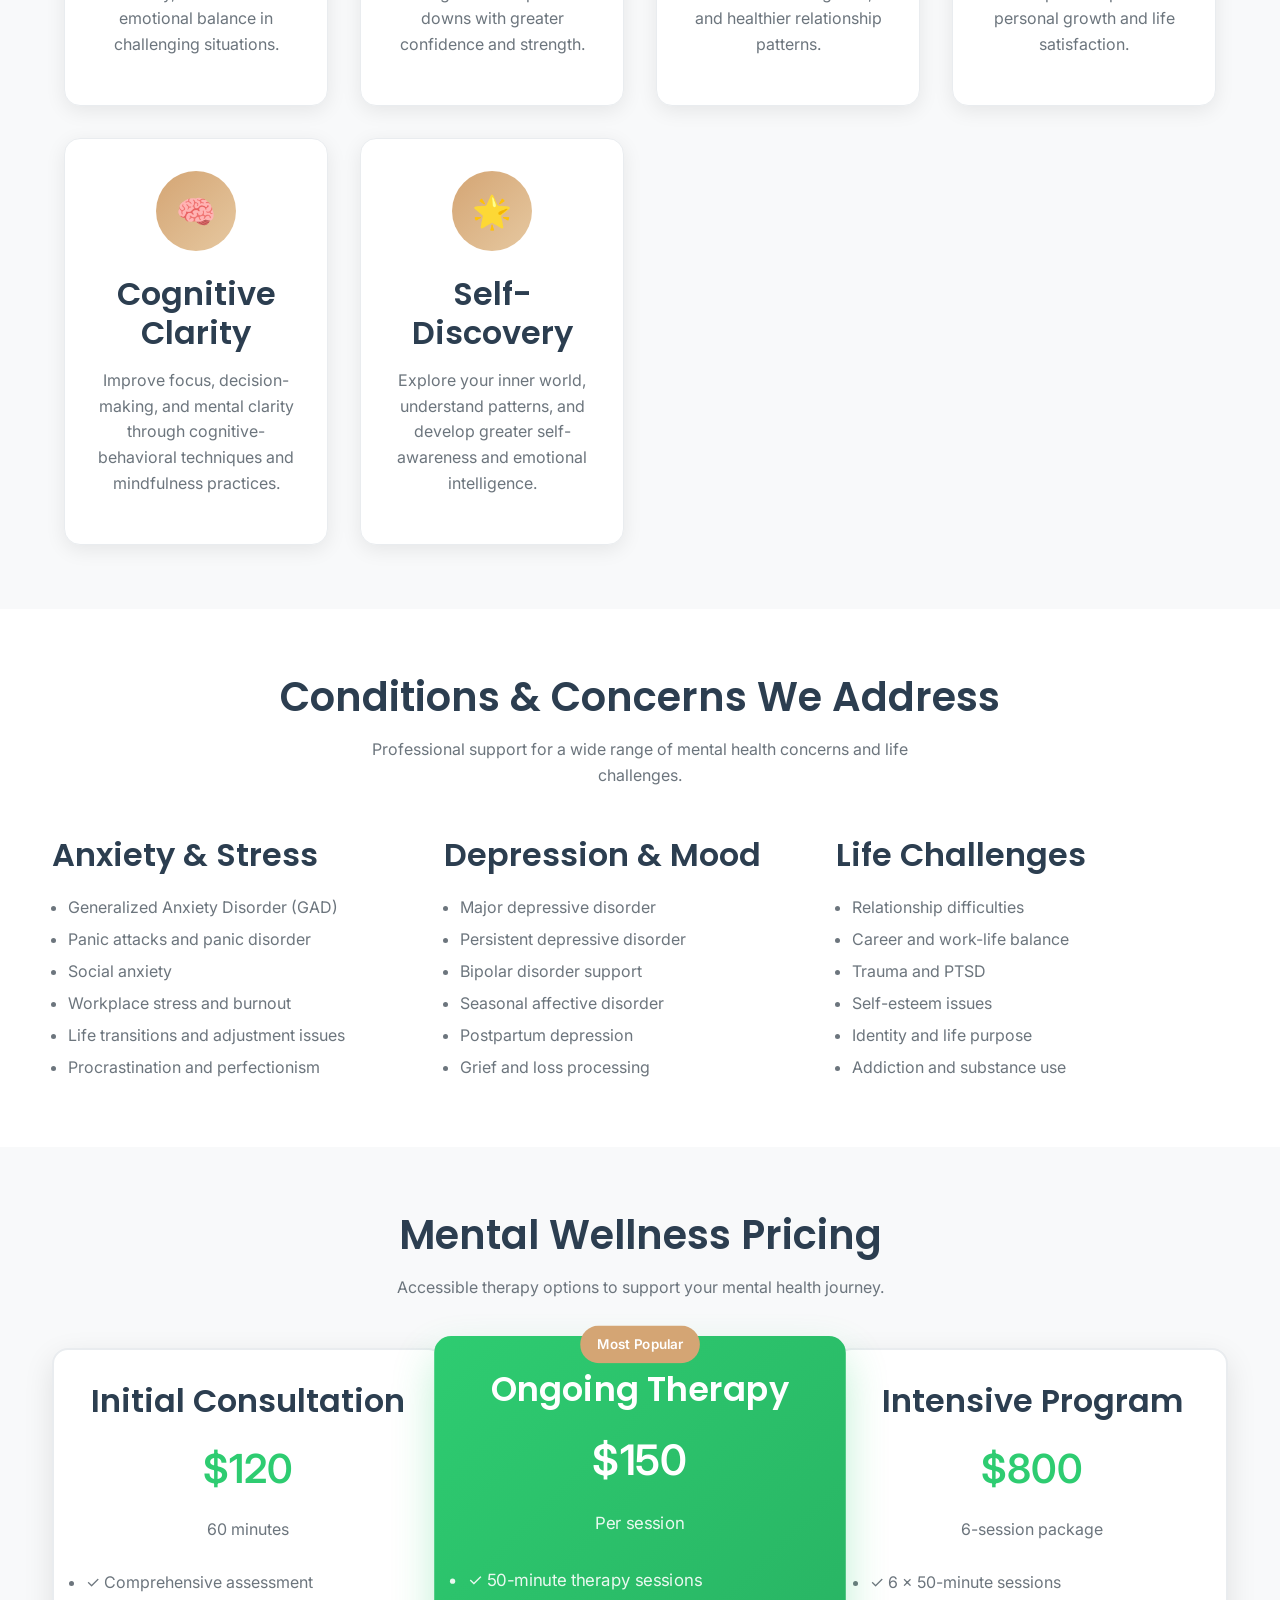
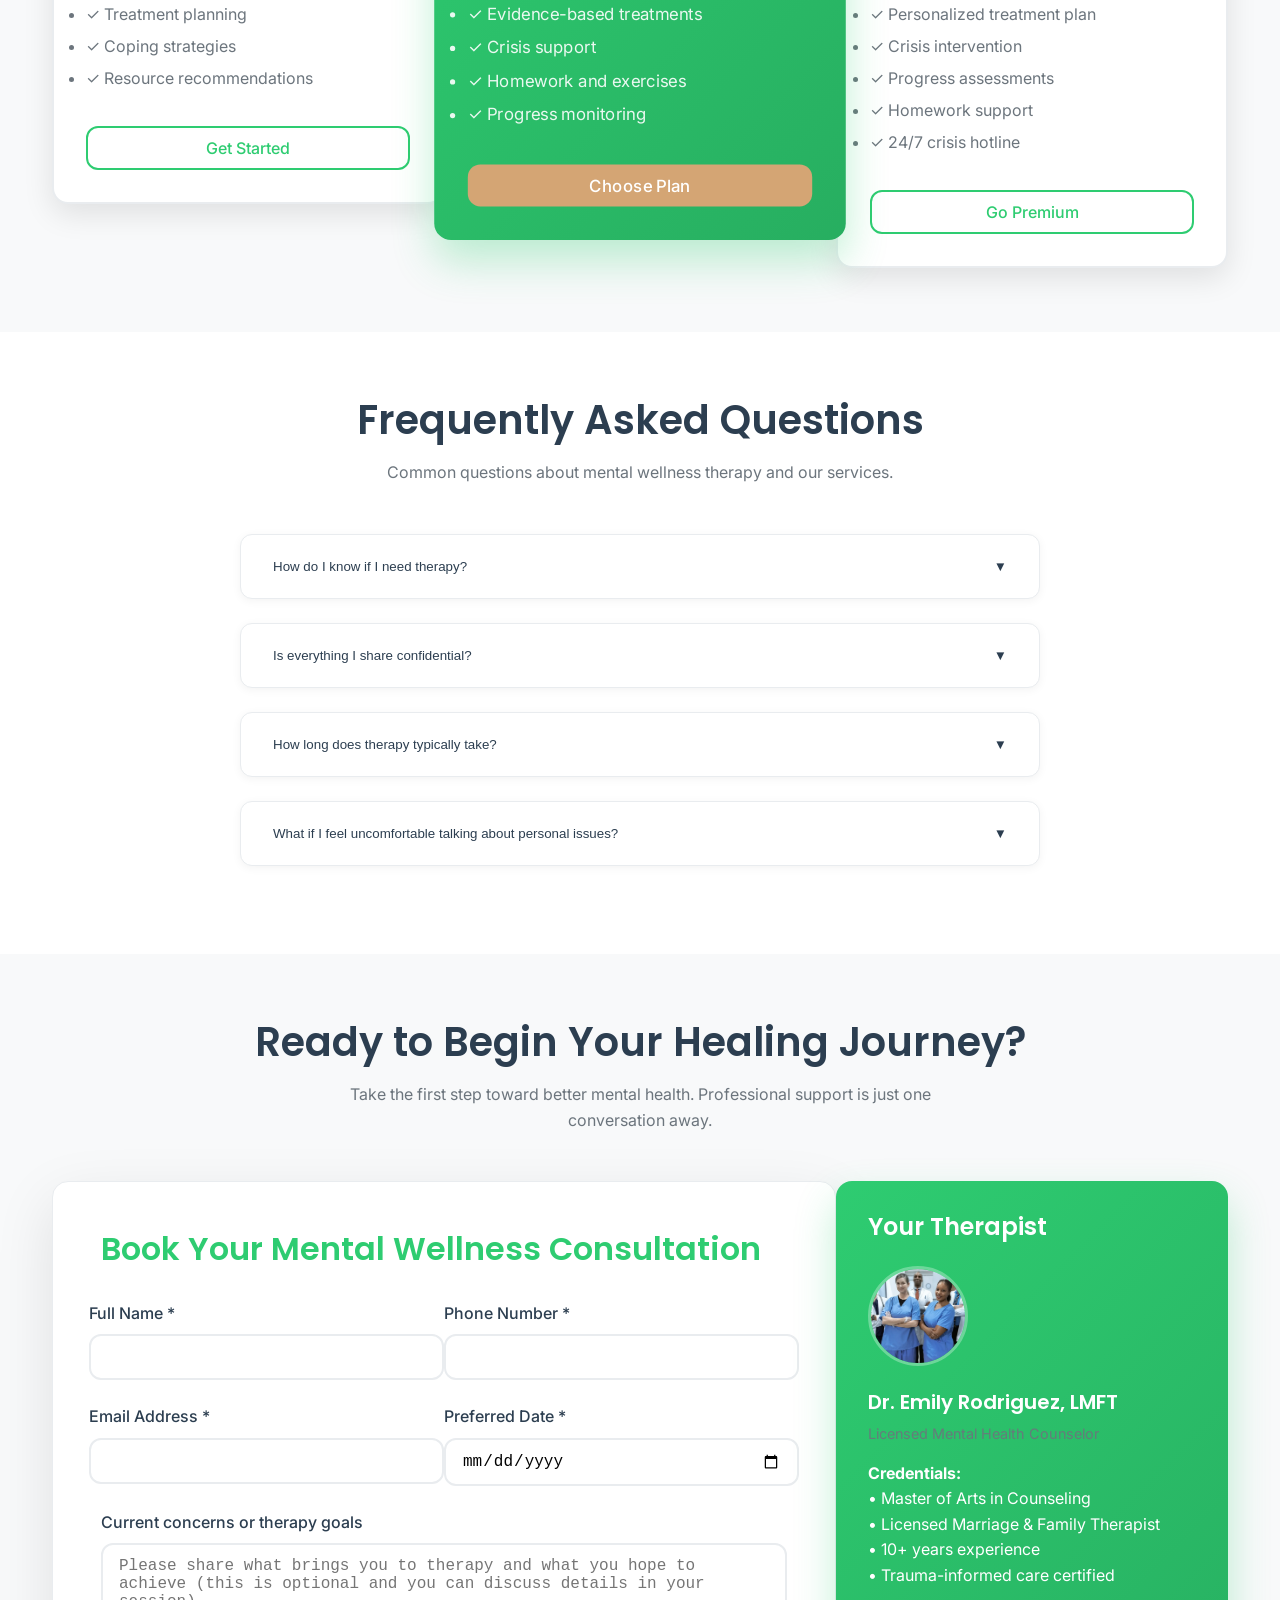
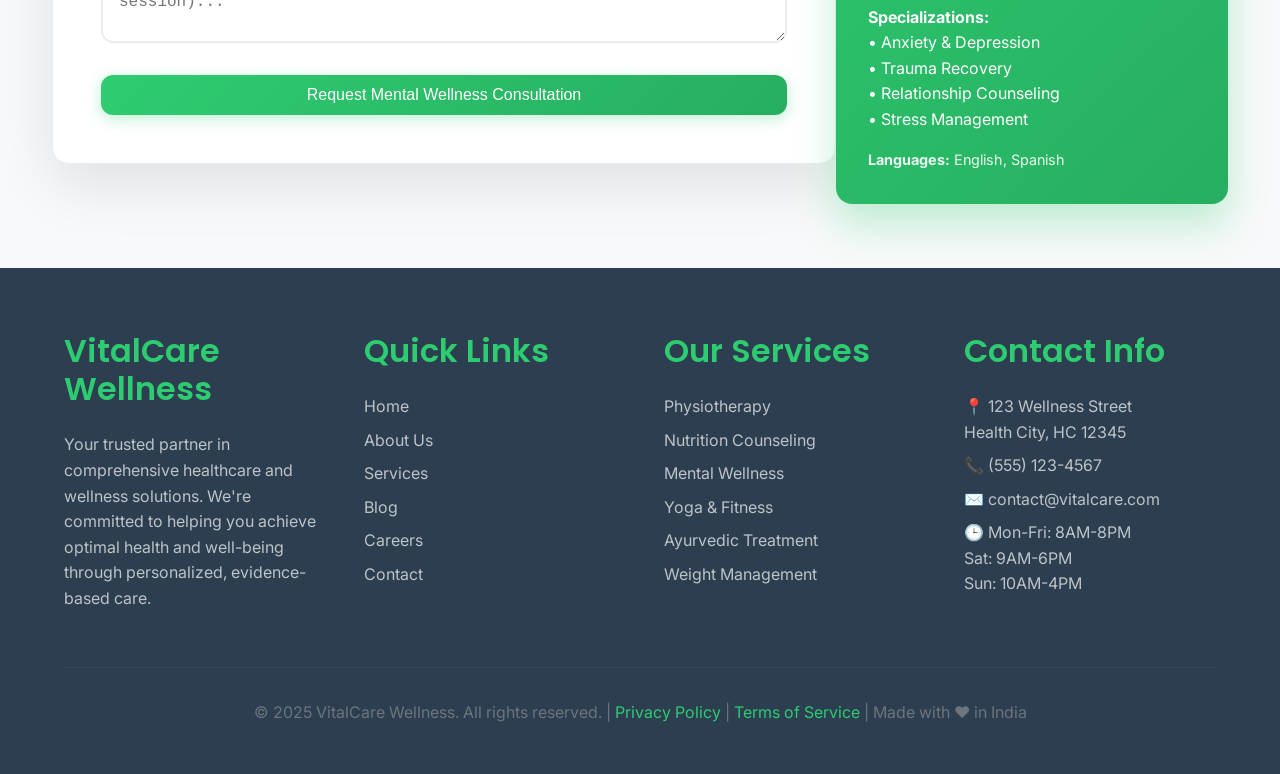
<file: services/mental-wellness.html>
<!DOCTYPE html>
<html lang="en">
<head>
    <meta charset="UTF-8">
    <meta name="viewport" content="width=device-width, initial-scale=1.0">
    <meta name="description" content="Professional mental wellness counseling at VitalCare Wellness. Expert therapy for anxiety, depression, stress management, and emotional well-being.">
    <meta name="keywords" content="mental wellness, therapy, counseling, anxiety, depression, stress management, emotional health">
    <title>Mental Wellness - VitalCare Wellness</title>
    <link rel="stylesheet" href="../css/styles.css">
    <link rel="icon" type="image/x-icon" href="data:image/svg+xml,<svg xmlns='http://www.w3.org/2000/svg' viewBox='0 0 100 100'><text y='.9em' font-size='90'>🏥</text></svg>">
</head>
<body>
    <!-- Header -->
    <header class="header" id="header">
        <nav class="navbar container">
            <a href="../index.html" class="logo">VitalCare Wellness</a>
            
            <ul class="nav-menu">
                <li class="nav-item">
                    <a href="../index.html" class="nav-link">Home</a>
                </li>
                <li class="nav-item">
                    <a href="../about.html" class="nav-link">About Us</a>
                </li>
                <li class="nav-item dropdown">
                    <a href="../index.html#services" class="nav-link">Services ▾</a>
                    <ul class="dropdown-menu">
                        <li><a href="physiotherapy.html" class="dropdown-item"><span class="service-icon">🏃‍♂️</span> Physiotherapy</a></li>
                        <li><a href="nutrition.html" class="dropdown-item"><span class="service-icon">🥗</span> Nutrition Counseling</a></li>
                        <li><a href="mental-wellness.html" class="dropdown-item"><span class="service-icon">🧠</span> Mental Wellness</a></li>
                        <li><a href="yoga-fitness.html" class="dropdown-item"><span class="service-icon">🧘‍♀️</span> Yoga <li><a href="yoga-fitness.html" class="dropdown-item">Yoga & Fitness</a></li> Fitness</a></li>
                        <li><a href="ayurveda.html" class="dropdown-item"><span class="service-icon">🌿</span> Ayurvedic Treatment</a></li>
                        <li><a href="weight-management.html" class="dropdown-item"><span class="service-icon">⚖️</span> Weight Management</a></li>
                    </ul>
                </li>
                <li class="nav-item">
                    <a href="../blog.html" class="nav-link">Blog</a>
                </li>
                <li class="nav-item">
                    <a href="../career.html" class="nav-link">Careers</a>
                </li>
                <li class="nav-item">
                    <a href="../contact.html" class="nav-link">Contact</a>
                </li>
                <li class="nav-item">
                    <a href="../index.html#appointment" class="btn btn-primary">Book Appointment</a>
                </li>
            </ul>
            
            <button class="mobile-menu-toggle">☰</button>
        </nav>
    </header>

    <!-- Hero Section -->
    <section class="hero" style="background: linear-gradient(135deg, rgba(46, 204, 113, 0.9), rgba(39, 174, 96, 0.85)), url('../images/service-mental-wellness.jpg') center/cover; min-height: 60vh;">
        <div class="container">
            <div class="hero-content" style="padding-top: 100px; text-align: center; background: rgba(255, 255, 255, 0.95); padding: 3rem; border-radius: 1rem; box-shadow: 0 20px 60px rgba(0, 0, 0, 0.2);">
                <h1 class="hero-title" style="font-size: 3rem; margin-bottom: 1rem; color: #2c3e50;">Professional Mental Wellness Services</h1>
                <p class="hero-subtitle" style="font-size: 1.25rem; max-width: 800px; margin: 0 auto 2rem; color: #6c757d;">Nurture your mental health with compassionate, evidence-based therapy and counseling services designed to help you thrive.</p>
                <a href="#appointment" class="btn btn-primary">Begin Your Healing Journey</a>
            </div>
        </div>
    </section>

    <!-- Service Overview -->
    <section class="section">
        <div class="container">
            <div class="row">
                <div class="col-6">
                    <h2>What is Mental Wellness?</h2>
                    <p>Mental wellness encompasses your emotional, psychological, and social well-being. It affects how you think, feel, and act, influences how you handle stress, relates to others, and makes healthy choices. Our licensed therapists provide compassionate, evidence-based support to help you navigate life's challenges and achieve optimal mental health.</p>
                    
                    <h3>Our Compassionate Approach</h3>
                    <p>We believe that seeking help is a sign of strength, not weakness. Our mental wellness professionals create a safe, non-judgmental space where you can explore your thoughts and feelings, develop coping strategies, and build resilience for a more fulfilling life.</p>
                </div>
                <div class="col-6">
                    <img src="../images/service-mental-wellness.jpg" alt="Mental Wellness Therapy Session" style="width: 100%; border-radius: var(--border-radius-lg); box-shadow: 0 10px 30px rgba(0, 0, 0, 0.1);">
                </div>
            </div>
        </div>
    </section>

    <!-- Key Benefits -->
    <section class="section bg-light">
        <div class="container">
            <div class="section-title">
                <h2>Benefits of Mental Wellness Therapy</h2>
                <p class="section-subtitle">Experience improved emotional well-being, stress management, and life satisfaction through professional mental health support.</p>
            </div>
            
            <div class="features-grid">
                <div class="feature-card">
                    <div class="feature-icon">🧘</div>
                    <h3>Stress Management</h3>
                    <p>Learn effective techniques to manage stress, reduce anxiety, and maintain emotional balance in challenging situations.</p>
                </div>
                
                <div class="feature-card">
                    <div class="feature-icon">💪</div>
                    <h3>Enhanced Resilience</h3>
                    <p>Build emotional resilience and coping skills to navigate life's ups and downs with greater confidence and strength.</p>
                </div>
                
                <div class="feature-card">
                    <div class="feature-icon">❤️</div>
                    <h3>Improved Relationships</h3>
                    <p>Develop better communication skills, emotional intelligence, and healthier relationship patterns.</p>
                </div>
                
                <div class="feature-card">
                    <div class="feature-icon">🎯</div>
                    <h3>Goal Achievement</h3>
                    <p>Clarify your values, set meaningful goals, and develop action plans for personal growth and life satisfaction.</p>
                </div>
                
                <div class="feature-card">
                    <div class="feature-icon">🧠</div>
                    <h3>Cognitive Clarity</h3>
                    <p>Improve focus, decision-making, and mental clarity through cognitive-behavioral techniques and mindfulness practices.</p>
                </div>
                
                <div class="feature-card">
                    <div class="feature-icon">🌟</div>
                    <h3>Self-Discovery</h3>
                    <p>Explore your inner world, understand patterns, and develop greater self-awareness and emotional intelligence.</p>
                </div>
            </div>
        </div>
    </section>

    <!-- Conditions Treated -->
    <section class="section">
        <div class="container">
            <div class="section-title">
                <h2>Conditions & Concerns We Address</h2>
                <p class="section-subtitle">Professional support for a wide range of mental health concerns and life challenges.</p>
            </div>
            
            <div class="row">
                <div class="col-4">
                    <h3>Anxiety & Stress</h3>
                    <ul style="color: var(--text-light); line-height: 2; margin-left: 1rem;">
                        <li>Generalized Anxiety Disorder (GAD)</li>
                        <li>Panic attacks and panic disorder</li>
                        <li>Social anxiety</li>
                        <li>Workplace stress and burnout</li>
                        <li>Life transitions and adjustment issues</li>
                        <li>Procrastination and perfectionism</li>
                    </ul>
                </div>
                
                <div class="col-4">
                    <h3>Depression & Mood</h3>
                    <ul style="color: var(--text-light); line-height: 2; margin-left: 1rem;">
                        <li>Major depressive disorder</li>
                        <li>Persistent depressive disorder</li>
                        <li>Bipolar disorder support</li>
                        <li>Seasonal affective disorder</li>
                        <li>Postpartum depression</li>
                        <li>Grief and loss processing</li>
                    </ul>
                </div>
                
                <div class="col-4">
                    <h3>Life Challenges</h3>
                    <ul style="color: var(--text-light); line-height: 2; margin-left: 1rem;">
                        <li>Relationship difficulties</li>
                        <li>Career and work-life balance</li>
                        <li>Trauma and PTSD</li>
                        <li>Self-esteem issues</li>
                        <li>Identity and life purpose</li>
                        <li>Addiction and substance use</li>
                    </ul>
                </div>
            </div>
        </div>
    </section>

    <!-- Pricing Plans -->
    <section class="section bg-light">
        <div class="container">
            <div class="section-title">
                <h2>Mental Wellness Pricing</h2>
                <p class="section-subtitle">Accessible therapy options to support your mental health journey.</p>
            </div>
            
            <div class="row">
                <div class="col-4">
                    <div style="background: var(--white); padding: 2rem; border-radius: var(--border-radius-lg); box-shadow: 0 10px 30px rgba(0, 0, 0, 0.1); text-align: center; border: 2px solid var(--border-light);">
                        <h3 style="color: var(--text-dark); margin-bottom: 1rem;">Initial Consultation</h3>
                        <div style="font-size: 2.5rem; font-weight: 600; color: var(--primary-green); margin-bottom: 1rem;">$120</div>
                        <p style="color: var(--text-light); margin-bottom: 1.5rem;">60 minutes</p>
                        <ul style="color: var(--text-light); text-align: left; line-height: 2; margin-bottom: 2rem;">
                            <li>✓ Comprehensive assessment</li>
                            <li>✓ Treatment planning</li>
                            <li>✓ Coping strategies</li>
                            <li>✓ Resource recommendations</li>
                        </ul>
                        <a href="#appointment" class="btn btn-outline w-100">Get Started</a>
                    </div>
                </div>
                
                <div class="col-4">
                    <div style="background: linear-gradient(135deg, var(--primary-green), var(--secondary-green)); padding: 2rem; border-radius: var(--border-radius-lg); box-shadow: 0 20px 40px rgba(46, 204, 113, 0.3); text-align: center; color: var(--white); transform: scale(1.05); position: relative;">
                        <div style="position: absolute; top: -10px; left: 50%; transform: translateX(-50%); background: var(--accent-orange); color: var(--white); padding: 0.5rem 1rem; border-radius: 20px; font-size: 0.8rem; font-weight: 600;">Most Popular</div>
                        <h3 style="color: var(--white); margin-bottom: 1rem;">Ongoing Therapy</h3>
                        <div style="font-size: 2.5rem; font-weight: 600; margin-bottom: 1rem;">$150</div>
                        <p style="color: rgba(255,255,255,0.9); margin-bottom: 1.5rem;">Per session</p>
                        <ul style="color: rgba(255,255,255,0.9); text-align: left; line-height: 2; margin-bottom: 2rem;">
                            <li>✓ 50-minute therapy sessions</li>
                            <li>✓ Evidence-based treatments</li>
                            <li>✓ Crisis support</li>
                            <li>✓ Homework and exercises</li>
                            <li>✓ Progress monitoring</li>
                        </ul>
                        <a href="#appointment" class="btn btn-secondary w-100">Choose Plan</a>
                    </div>
                </div>
                
                <div class="col-4">
                    <div style="background: var(--white); padding: 2rem; border-radius: var(--border-radius-lg); box-shadow: 0 10px 30px rgba(0, 0, 0, 0.1); text-align: center; border: 2px solid var(--border-light);">
                        <h3 style="color: var(--text-dark); margin-bottom: 1rem;">Intensive Program</h3>
                        <div style="font-size: 2.5rem; font-weight: 600; color: var(--primary-green); margin-bottom: 1rem;">$800</div>
                        <p style="color: var(--text-light); margin-bottom: 1.5rem;">6-session package</p>
                        <ul style="color: var(--text-light); text-align: left; line-height: 2; margin-bottom: 2rem;">
                            <li>✓ 6 x 50-minute sessions</li>
                            <li>✓ Personalized treatment plan</li>
                            <li>✓ Crisis intervention</li>
                            <li>✓ Progress assessments</li>
                            <li>✓ Homework support</li>
                            <li>✓ 24/7 crisis hotline</li>
                        </ul>
                        <a href="#appointment" class="btn btn-outline w-100">Go Premium</a>
                    </div>
                </div>
            </div>
        </div>
    </section>

    <!-- FAQ Section -->
    <section class="section">
        <div class="container">
            <div class="section-title">
                <h2>Frequently Asked Questions</h2>
                <p class="section-subtitle">Common questions about mental wellness therapy and our services.</p>
            </div>
            
            <div class="faq-accordion">
                <div class="faq-item">
                    <button class="faq-question">
                        <span>How do I know if I need therapy?</span>
                        <span class="faq-icon">▼</span>
                    </button>
                    <div class="faq-answer">
                        <p>Consider therapy if you're experiencing persistent feelings of sadness, anxiety, or overwhelm; having trouble coping with daily activities; noticing changes in sleep or appetite; or feeling stuck in negative thought patterns. If these feelings interfere with your quality of life, therapy can be beneficial.</p>
                    </div>
                </div>
                
                <div class="faq-item">
                    <button class="faq-question">
                        <span>Is everything I share confidential?</span>
                        <span class="faq-icon">▼</span>
                    </button>
                    <div class="faq-answer">
                        <p>Yes, therapy sessions are completely confidential. We follow strict ethical guidelines and legal requirements. The only exceptions are if there's immediate danger to yourself or others, suspected child abuse, or court orders. We'll discuss confidentiality in detail during your first session.</p>
                    </div>
                </div>
                
                <div class="faq-item">
                    <button class="faq-question">
                        <span>How long does therapy typically take?</span>
                        <span class="faq-icon">▼</span>
                    </button>
                    <div class="faq-answer">
                        <p>Duration varies based on your needs and goals. Some people benefit from short-term therapy (8-12 sessions) for specific issues, while others prefer ongoing support. We'll discuss your timeline and adjust as needed. Many people notice improvements within 4-6 sessions.</p>
                    </div>
                </div>
                
                <div class="faq-item">
                    <button class="faq-question">
                        <span>What if I feel uncomfortable talking about personal issues?</span>
                        <span class="faq-icon">▼</span>
                    </button>
                    <div class="faq-answer">
                        <p>It's completely normal to feel hesitant initially. We'll go at your pace and you can share only what feels comfortable. Building trust takes time, and there's no pressure to discuss anything until you're ready. We'll focus on creating a safe, supportive environment.</p>
                    </div>
                </div>
            </div>
        </div>
    </section>

    <!-- CTA Section -->
    <section id="appointment" class="section bg-light">
        <div class="container">
            <div class="section-title">
                <h2>Ready to Begin Your Healing Journey?</h2>
                <p class="section-subtitle">Take the first step toward better mental health. Professional support is just one conversation away.</p>
            </div>
            
            <div class="row">
                <div class="col-8">
                    <div style="background: var(--white); padding: 3rem; border-radius: var(--border-radius-lg); box-shadow: 0 20px 60px rgba(0, 0, 0, 0.1); border: 1px solid var(--border-light);">
                        <h3 style="color: var(--primary-green); margin-bottom: 2rem;">Book Your Mental Wellness Consultation</h3>
                        <form>
                            <div class="row">
                                <div class="col-6">
                                    <div class="form-group">
                                        <label class="form-label">Full Name *</label>
                                        <input type="text" name="name" class="form-control" required>
                                    </div>
                                </div>
                                <div class="col-6">
                                    <div class="form-group">
                                        <label class="form-label">Phone Number *</label>
                                        <input type="tel" name="phone" class="form-control" required>
                                    </div>
                                </div>
                            </div>
                            
                            <div class="row">
                                <div class="col-6">
                                    <div class="form-group">
                                        <label class="form-label">Email Address *</label>
                                        <input type="email" name="email" class="form-control" required>
                                    </div>
                                </div>
                                <div class="col-6">
                                    <div class="form-group">
                                        <label class="form-label">Preferred Date *</label>
                                        <input type="date" name="date" class="form-control" required>
                                    </div>
                                </div>
                            </div>
                            
                            <div class="form-group">
                                <label class="form-label">Current concerns or therapy goals</label>
                                <textarea name="concerns" class="form-control" rows="4" placeholder="Please share what brings you to therapy and what you hope to achieve (this is optional and you can discuss details in your session)..."></textarea>
                            </div>
                            
                            <button type="submit" class="btn btn-primary w-100">Request Mental Wellness Consultation</button>
                        </form>
                    </div>
                </div>
                
                <div class="col-4">
                    <div style="background: linear-gradient(135deg, var(--primary-green), var(--secondary-green)); color: var(--white); padding: 2rem; border-radius: var(--border-radius-lg); box-shadow: 0 20px 40px rgba(46, 204, 113, 0.3);">
                        <h4 style="margin-bottom: 1.5rem;">Your Therapist</h4>
                        <img src="../images/team-member.jpg" alt="Dr. Emily Rodriguez" style="width: 100px; height: 100px; border-radius: 50%; object-fit: cover; margin-bottom: 1rem; border: 3px solid rgba(255,255,255,0.3);">
                        <h5 style="margin-bottom: 0.5rem;">Dr. Emily Rodriguez, LMFT</h5>
                        <p style="margin-bottom: 1rem; font-size: 0.9rem; opacity: 0.9;">Licensed Mental Health Counselor</p>
                        
                        <div style="margin-bottom: 1rem;">
                            <strong>Credentials:</strong><br>
                            • Master of Arts in Counseling<br>
                            • Licensed Marriage & Family Therapist<br>
                            • 10+ years experience<br>
                            • Trauma-informed care certified
                        </div>
                        
                        <div style="margin-bottom: 1rem;">
                            <strong>Specializations:</strong><br>
                            • Anxiety & Depression<br>
                            • Trauma Recovery<br>
                            • Relationship Counseling<br>
                            • Stress Management
                        </div>
                        
                        <div style="font-size: 0.9rem; opacity: 0.9;">
                            <strong>Languages:</strong> English, Spanish
                        </div>
                    </div>
                </div>
            </div>
        </div>
    </section>

    <!-- Footer -->
    <footer class="footer">
        <div class="container">
            <div class="footer-content">
                <div class="footer-section">
                    <h3>VitalCare Wellness</h3>
                    <p>Your trusted partner in comprehensive healthcare and wellness solutions. We're committed to helping you achieve optimal health and well-being through personalized, evidence-based care.</p>
                </div>
                
                <div class="footer-section">
                    <h3>Quick Links</h3>
                    <ul class="footer-links">
                        <li><a href="../index.html">Home</a></li>
                        <li><a href="../about.html">About Us</a></li>
                        <li><a href="../index.html#services">Services</a></li>
                        <li><a href="../blog.html">Blog</a></li>
                        <li><a href="../career.html">Careers</a></li>
                        <li><a href="../contact.html">Contact</a></li>
                    </ul>
                </div>
                
                <div class="footer-section">
                    <h3>Our Services</h3>
                    <ul class="footer-links">
                        <li><a href="physiotherapy.html">Physiotherapy</a></li>
                        <li><a href="nutrition.html">Nutrition Counseling</a></li>
                        <li><a href="mental-wellness.html">Mental Wellness</a></li>
                        <li><a href="yoga-fitness.html">Yoga & Fitness</a></li>
                        <li><a href="ayurveda.html">Ayurvedic Treatment</a></li>
                        <li><a href="weight-management.html">Weight Management</a></li>
                    </ul>
                </div>
                
                <div class="footer-section">
                    <h3>Contact Info</h3>
                    <p>📍 123 Wellness Street<br>Health City, HC 12345</p>
                    <p>📞 (555) 123-4567</p>
                    <p>✉️ contact@vitalcare.com</p>
                    <p>🕒 Mon-Fri: 8AM-8PM<br>Sat: 9AM-6PM<br>Sun: 10AM-4PM</p>
                </div>
            </div>
            
            <div class="footer-bottom">
                <p>&copy; 2025 VitalCare Wellness. All rights reserved. | <a href="../privacy.html">Privacy Policy</a> | <a href="../terms.html">Terms of Service</a> | Made with ❤️ in India</p>
            </div>
        </div>
    </footer>

    <!-- WhatsApp Button -->
    <a href="#" class="whatsapp-btn" title="Chat with us on WhatsApp">💬</a>

    <script src="../js/main.js"></script>
</body>
</html>
</file>
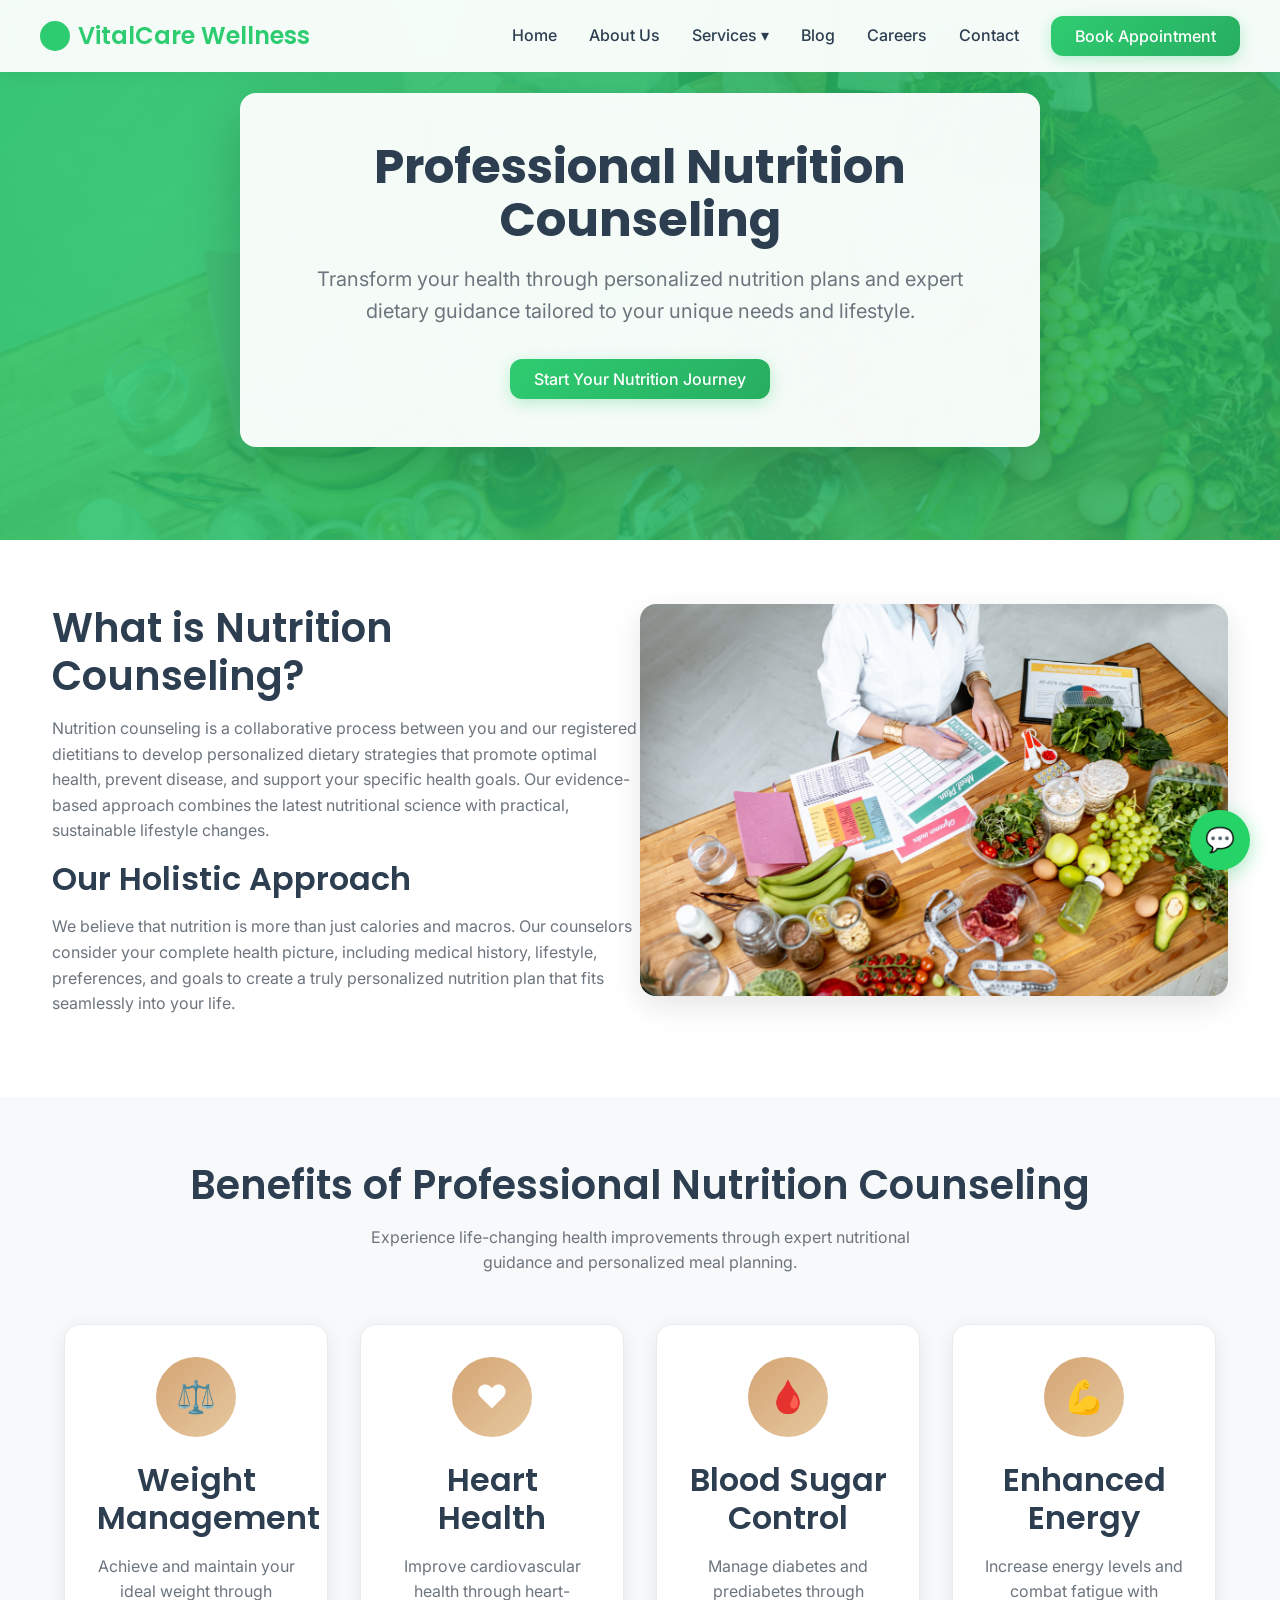
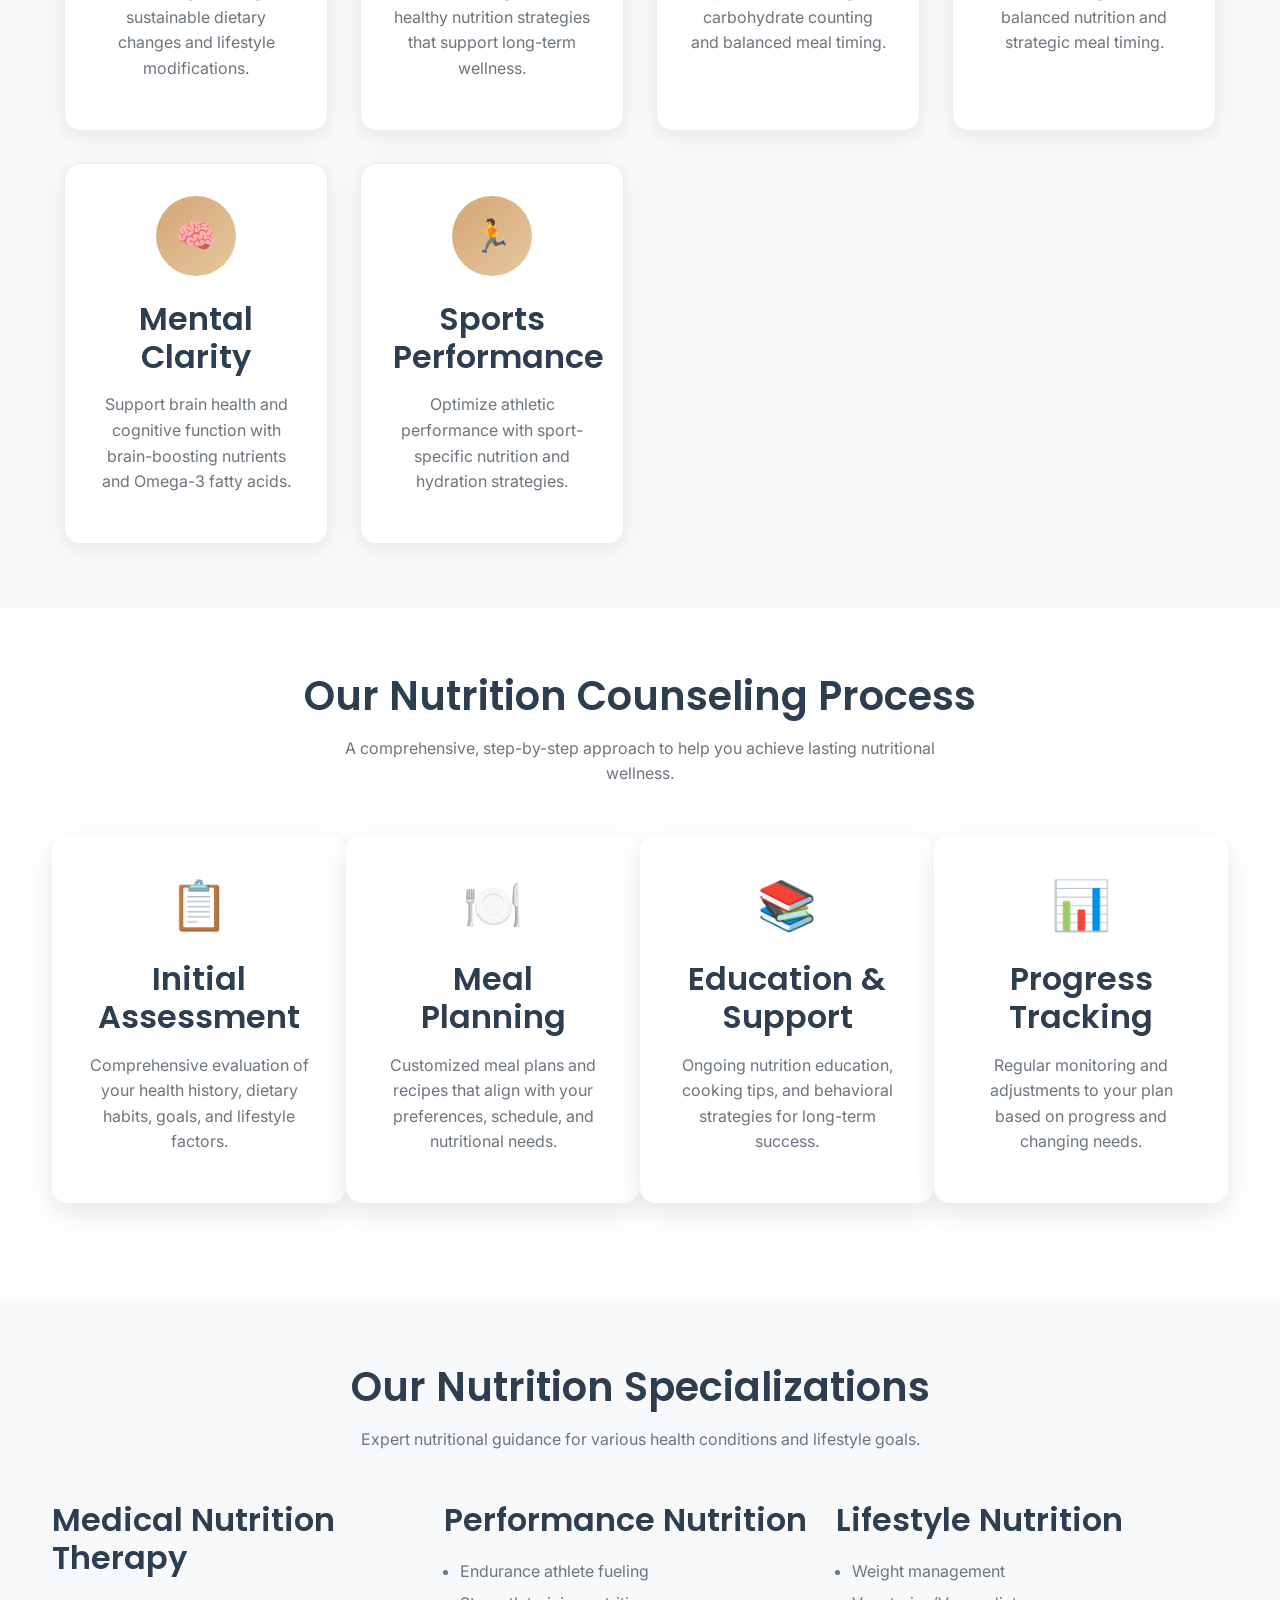
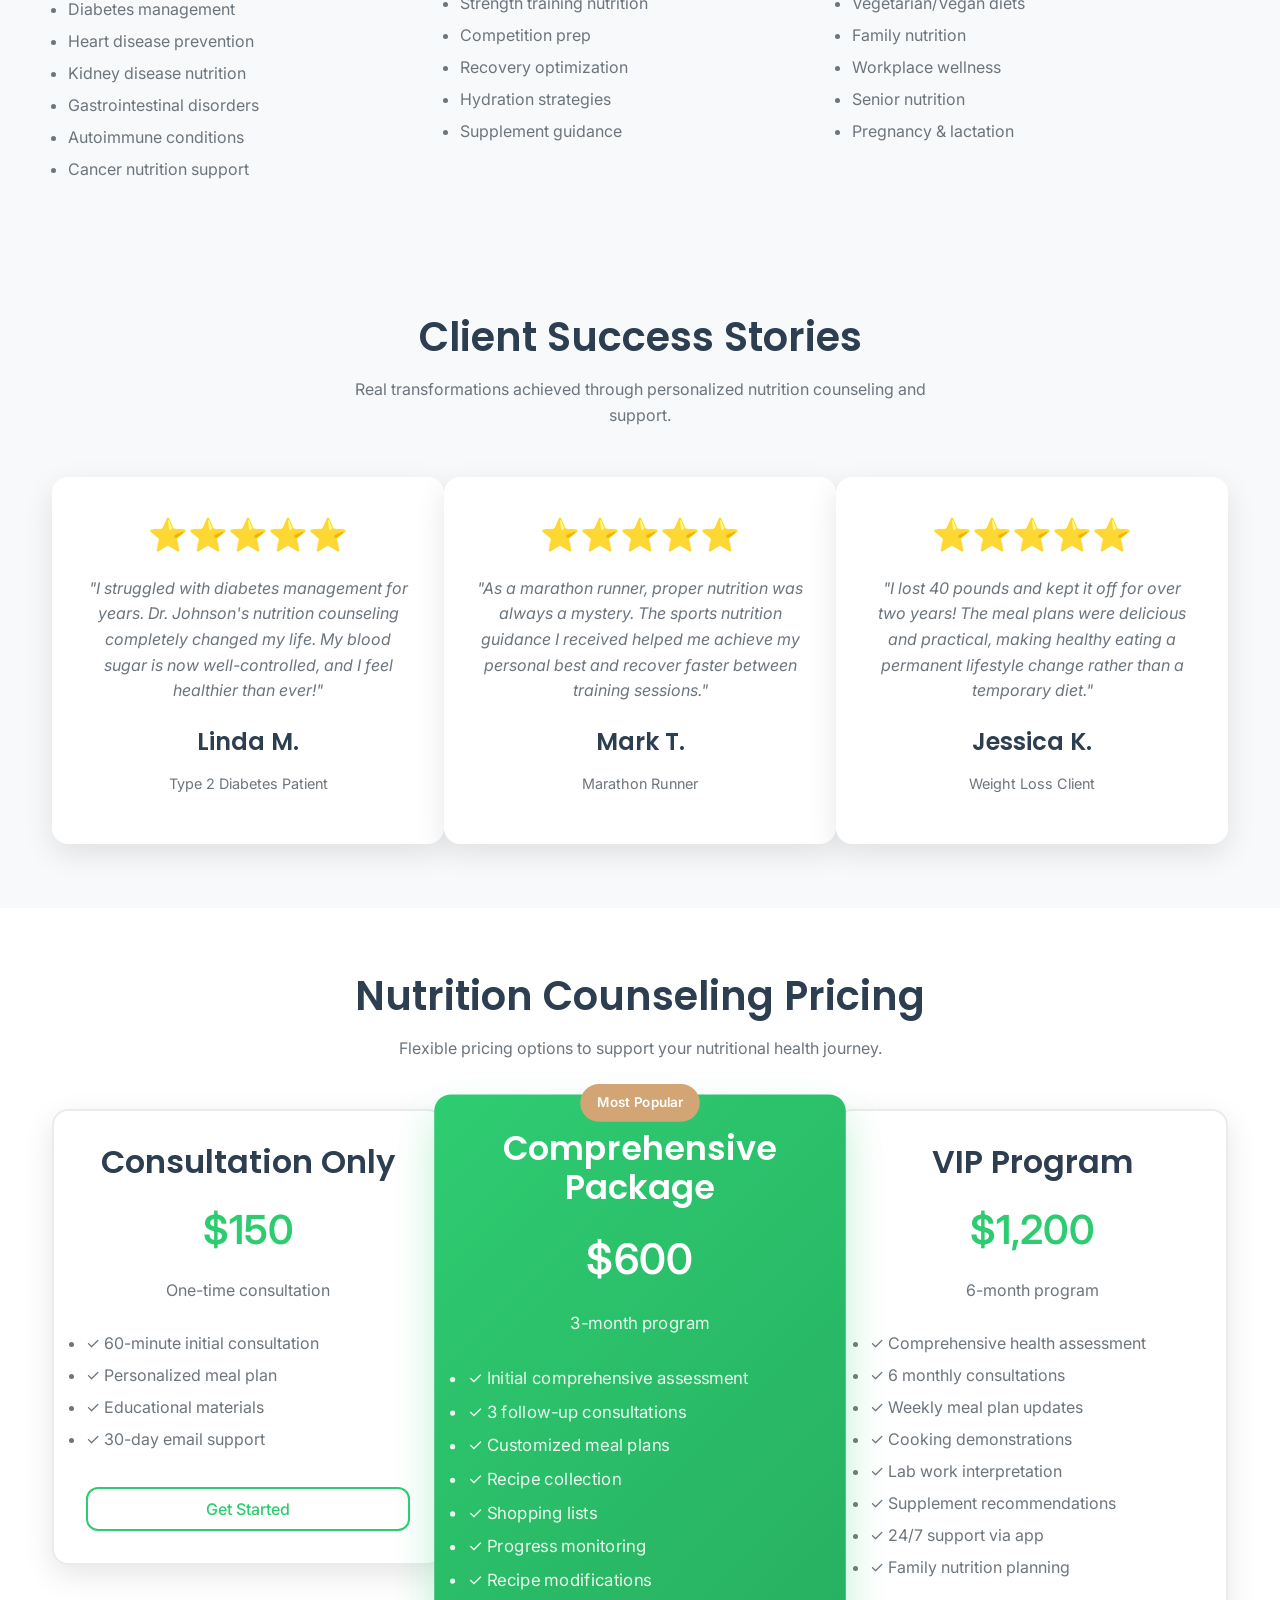
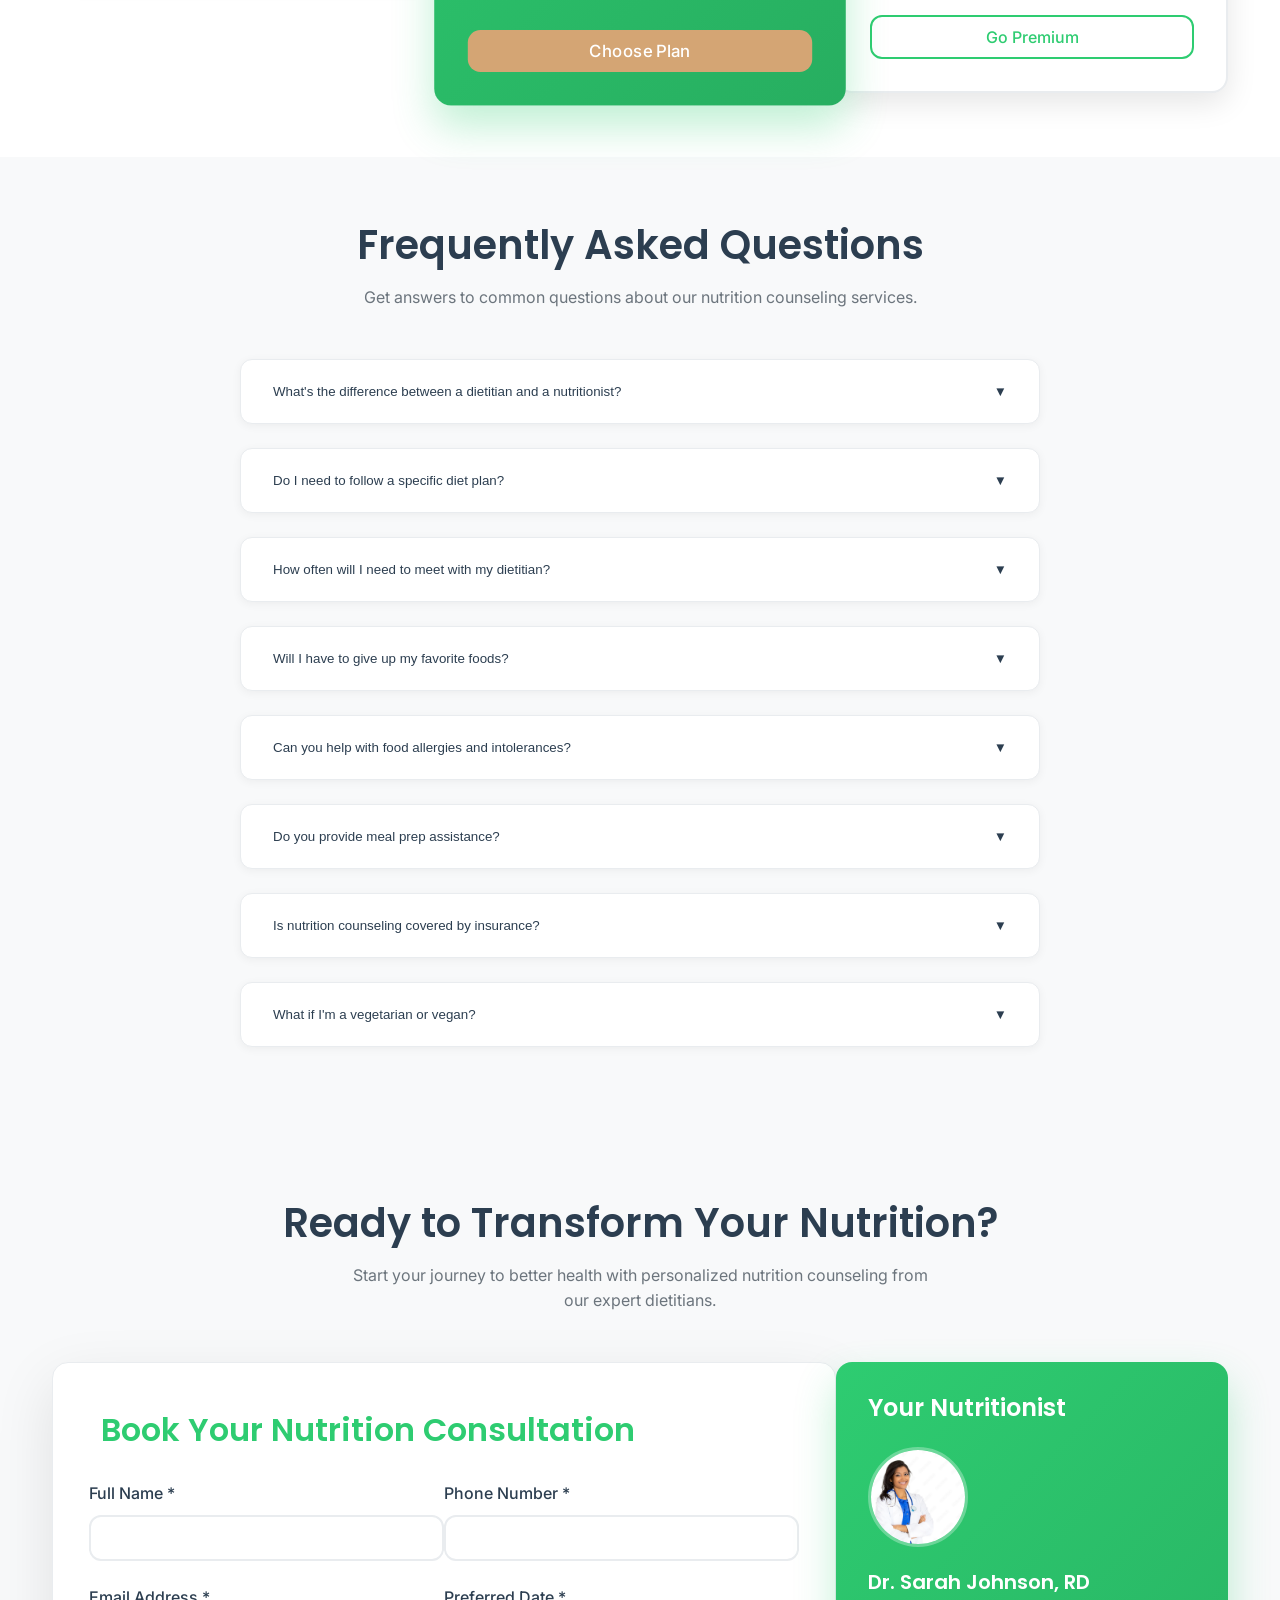
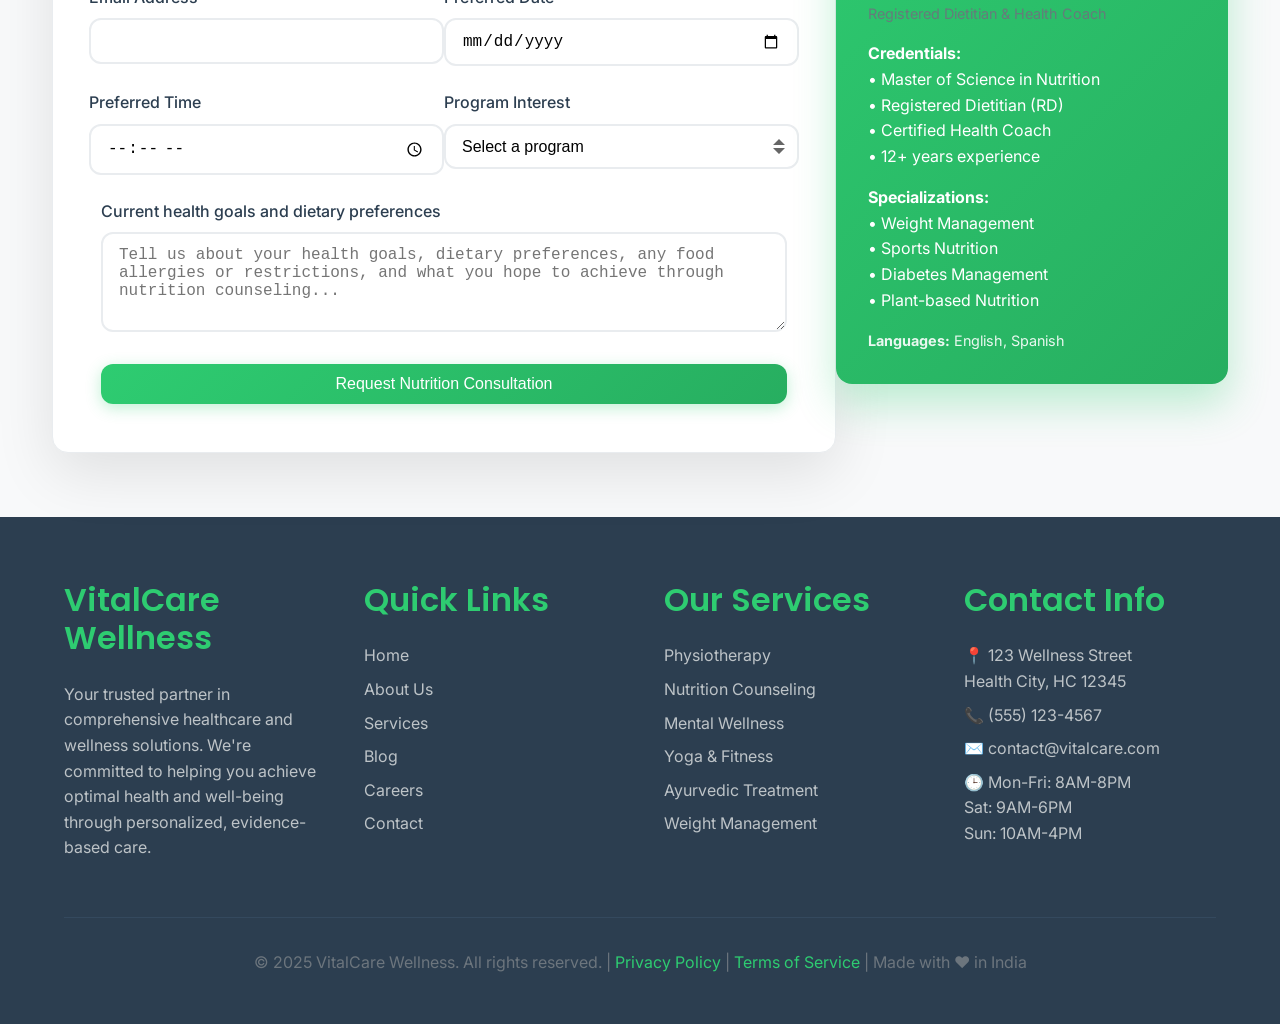
<file: services/nutrition.html>
<!DOCTYPE html>
<html lang="en">
<head>
    <meta charset="UTF-8">
    <meta name="viewport" content="width=device-width, initial-scale=1.0">
    <meta name="description" content="Professional nutrition counseling at VitalCare Wellness. Personalized meal plans and dietary guidance for optimal health and weight management.">
    <meta name="keywords" content="nutrition counseling, dietitian, meal planning, weight management, healthy eating, nutritional therapy">
    <title>Nutrition Counseling - VitalCare Wellness</title>
    <link rel="stylesheet" href="../css/styles.css">
    <link rel="icon" type="image/x-icon" href="data:image/svg+xml,<svg xmlns='http://www.w3.org/2000/svg' viewBox='0 0 100 100'><text y='.9em' font-size='90'>🏥</text></svg>">
</head>
<body>
    <!-- Header -->
    <header class="header" id="header">
        <nav class="navbar container">
            <a href="../index.html" class="logo">VitalCare Wellness</a>
            
            <ul class="nav-menu">
                <li class="nav-item">
                    <a href="../index.html" class="nav-link">Home</a>
                </li>
                <li class="nav-item">
                    <a href="../about.html" class="nav-link">About Us</a>
                </li>
                <li class="nav-item dropdown">
                    <a href="../index.html#services" class="nav-link">Services ▾</a>
                    <ul class="dropdown-menu">
                        <li><a href="physiotherapy.html" class="dropdown-item"><span class="service-icon">🏃‍♂️</span> Physiotherapy</a></li>
                        <li><a href="nutrition.html" class="dropdown-item"><span class="service-icon">🥗</span> Nutrition Counseling</a></li>
                        <li><a href="mental-wellness.html" class="dropdown-item"><span class="service-icon">🧠</span> Mental Wellness</a></li>
                        <li><a href="yoga-fitness.html" class="dropdown-item"><span class="service-icon">🧘‍♀️</span> Yoga <li><a href="yoga-fitness.html" class="dropdown-item">Yoga & Fitness</a></li> Fitness</a></li>
                        <li><a href="ayurveda.html" class="dropdown-item"><span class="service-icon">🌿</span> Ayurvedic Treatment</a></li>
                        <li><a href="weight-management.html" class="dropdown-item"><span class="service-icon">⚖️</span> Weight Management</a></li>
                    </ul>
                </li>
                <li class="nav-item">
                    <a href="../blog.html" class="nav-link">Blog</a>
                </li>
                <li class="nav-item">
                    <a href="../career.html" class="nav-link">Careers</a>
                </li>
                <li class="nav-item">
                    <a href="../contact.html" class="nav-link">Contact</a>
                </li>
                <li class="nav-item">
                    <a href="../index.html#appointment" class="btn btn-primary">Book Appointment</a>
                </li>
            </ul>
            
            <button class="mobile-menu-toggle">☰</button>
        </nav>
        
        <!-- Mobile Menu -->
        <div class="mobile-menu">
            <ul class="mobile-nav-menu">
                <li><a href="../index.html" class="mobile-nav-link">Home</a></li>
                <li><a href="../about.html" class="mobile-nav-link">About Us</a></li>
                <li><a href="../index.html#services" class="mobile-nav-link">Services</a></li>
                <li><a href="physiotherapy.html" class="mobile-nav-link">Physiotherapy</a></li>
                <li><a href="nutrition.html" class="mobile-nav-link">Nutrition Counseling</a></li>
                <li><a href="mental-wellness.html" class="mobile-nav-link">Mental Wellness</a></li>
                <li><a href="yoga-fitness.html" class="mobile-nav-link">Yoga & Fitness</a></li>
                <li><a href="ayurveda.html" class="mobile-nav-link">Ayurvedic Treatment</a></li>
                <li><a href="weight-management.html" class="mobile-nav-link">Weight Management</a></li>
                <li><a href="../index.html#calculators" class="mobile-nav-link">Fitness Calculator</a></li>
                <li><a href="../blog.html" class="mobile-nav-link">Blog</a></li>
                <li><a href="../career.html" class="mobile-nav-link">Careers</a></li>
                <li><a href="../contact.html" class="mobile-nav-link">Contact</a></li>
                <li><a href="../index.html#appointment" class="btn btn-primary">Book Appointment</a></li>
            </ul>
        </div>
    </header>

    <!-- Hero Section -->
    <section class="hero" style="background: linear-gradient(135deg, rgba(46, 204, 113, 0.9), rgba(39, 174, 96, 0.85)), url('../images/service-nutrition.jpg') center/cover; min-height: 60vh;">
        <div class="container">
            <div class="hero-content" style="padding-top: 100px; text-align: center; background: rgba(255, 255, 255, 0.95); padding: 3rem; border-radius: 1rem; box-shadow: 0 20px 60px rgba(0, 0, 0, 0.2);">
                <h1 class="hero-title" style="font-size: 3rem; margin-bottom: 1rem; color: #2c3e50;">Professional Nutrition Counseling</h1>
                <p class="hero-subtitle" style="font-size: 1.25rem; max-width: 800px; margin: 0 auto 2rem; color: #6c757d;">Transform your health through personalized nutrition plans and expert dietary guidance tailored to your unique needs and lifestyle.</p>
                <a href="#appointment" class="btn btn-primary">Start Your Nutrition Journey</a>
            </div>
        </div>
    </section>

    <!-- Service Overview -->
    <section class="section">
        <div class="container">
            <div class="row">
                <div class="col-6">
                    <h2>What is Nutrition Counseling?</h2>
                    <p>Nutrition counseling is a collaborative process between you and our registered dietitians to develop personalized dietary strategies that promote optimal health, prevent disease, and support your specific health goals. Our evidence-based approach combines the latest nutritional science with practical, sustainable lifestyle changes.</p>
                    
                    <h3>Our Holistic Approach</h3>
                    <p>We believe that nutrition is more than just calories and macros. Our counselors consider your complete health picture, including medical history, lifestyle, preferences, and goals to create a truly personalized nutrition plan that fits seamlessly into your life.</p>
                </div>
                <div class="col-6">
                    <img src="../images/service-nutrition.jpg" alt="Healthy Nutrition Consultation" style="width: 100%; border-radius: var(--border-radius-lg); box-shadow: 0 10px 30px rgba(0, 0, 0, 0.1);">
                </div>
            </div>
        </div>
    </section>

    <!-- Key Benefits -->
    <section class="section bg-light">
        <div class="container">
            <div class="section-title">
                <h2>Benefits of Professional Nutrition Counseling</h2>
                <p class="section-subtitle">Experience life-changing health improvements through expert nutritional guidance and personalized meal planning.</p>
            </div>
            
            <div class="features-grid">
                <div class="feature-card">
                    <div class="feature-icon">⚖️</div>
                    <h3>Weight Management</h3>
                    <p>Achieve and maintain your ideal weight through sustainable dietary changes and lifestyle modifications.</p>
                </div>
                
                <div class="feature-card">
                    <div class="feature-icon">❤️</div>
                    <h3>Heart Health</h3>
                    <p>Improve cardiovascular health through heart-healthy nutrition strategies that support long-term wellness.</p>
                </div>
                
                <div class="feature-card">
                    <div class="feature-icon">🩸</div>
                    <h3>Blood Sugar Control</h3>
                    <p>Manage diabetes and prediabetes through carbohydrate counting and balanced meal timing.</p>
                </div>
                
                <div class="feature-card">
                    <div class="feature-icon">💪</div>
                    <h3>Enhanced Energy</h3>
                    <p>Increase energy levels and combat fatigue with balanced nutrition and strategic meal timing.</p>
                </div>
                
                <div class="feature-card">
                    <div class="feature-icon">🧠</div>
                    <h3>Mental Clarity</h3>
                    <p>Support brain health and cognitive function with brain-boosting nutrients and Omega-3 fatty acids.</p>
                </div>
                
                <div class="feature-card">
                    <div class="feature-icon">🏃</div>
                    <h3>Sports Performance</h3>
                    <p>Optimize athletic performance with sport-specific nutrition and hydration strategies.</p>
                </div>
            </div>
        </div>
    </section>

    <!-- Our Approach -->
    <section class="section">
        <div class="container">
            <div class="section-title">
                <h2>Our Nutrition Counseling Process</h2>
                <p class="section-subtitle">A comprehensive, step-by-step approach to help you achieve lasting nutritional wellness.</p>
            </div>
            
            <div class="row">
                <div class="col-3">
                    <div style="background: var(--white); padding: 2rem; border-radius: var(--border-radius-lg); box-shadow: 0 10px 30px rgba(0, 0, 0, 0.1); text-align: center; margin-bottom: 2rem;">
                        <div style="font-size: 3rem; color: var(--primary-green); margin-bottom: 1rem;">📋</div>
                        <h3>Initial Assessment</h3>
                        <p>Comprehensive evaluation of your health history, dietary habits, goals, and lifestyle factors.</p>
                    </div>
                </div>
                
                <div class="col-3">
                    <div style="background: var(--white); padding: 2rem; border-radius: var(--border-radius-lg); box-shadow: 0 10px 30px rgba(0, 0, 0, 0.1); text-align: center; margin-bottom: 2rem;">
                        <div style="font-size: 3rem; color: var(--primary-green); margin-bottom: 1rem;">🍽️</div>
                        <h3>Meal Planning</h3>
                        <p>Customized meal plans and recipes that align with your preferences, schedule, and nutritional needs.</p>
                    </div>
                </div>
                
                <div class="col-3">
                    <div style="background: var(--white); padding: 2rem; border-radius: var(--border-radius-lg); box-shadow: 0 10px 30px rgba(0, 0, 0, 0.1); text-align: center; margin-bottom: 2rem;">
                        <div style="font-size: 3rem; color: var(--primary-green); margin-bottom: 1rem;">📚</div>
                        <h3>Education & Support</h3>
                        <p>Ongoing nutrition education, cooking tips, and behavioral strategies for long-term success.</p>
                    </div>
                </div>
                
                <div class="col-3">
                    <div style="background: var(--white); padding: 2rem; border-radius: var(--border-radius-lg); box-shadow: 0 10px 30px rgba(0, 0, 0, 0.1); text-align: center; margin-bottom: 2rem;">
                        <div style="font-size: 3rem; color: var(--primary-green); margin-bottom: 1rem;">📊</div>
                        <h3>Progress Tracking</h3>
                        <p>Regular monitoring and adjustments to your plan based on progress and changing needs.</p>
                    </div>
                </div>
            </div>
        </div>
    </section>

    <!-- Specializations -->
    <section class="section bg-light">
        <div class="container">
            <div class="section-title">
                <h2>Our Nutrition Specializations</h2>
                <p class="section-subtitle">Expert nutritional guidance for various health conditions and lifestyle goals.</p>
            </div>
            
            <div class="row">
                <div class="col-4">
                    <h3>Medical Nutrition Therapy</h3>
                    <ul style="color: var(--text-light); line-height: 2; margin-left: 1rem;">
                        <li>Diabetes management</li>
                        <li>Heart disease prevention</li>
                        <li>Kidney disease nutrition</li>
                        <li>Gastrointestinal disorders</li>
                        <li>Autoimmune conditions</li>
                        <li>Cancer nutrition support</li>
                    </ul>
                </div>
                
                <div class="col-4">
                    <h3>Performance Nutrition</h3>
                    <ul style="color: var(--text-light); line-height: 2; margin-left: 1rem;">
                        <li>Endurance athlete fueling</li>
                        <li>Strength training nutrition</li>
                        <li>Competition prep</li>
                        <li>Recovery optimization</li>
                        <li>Hydration strategies</li>
                        <li>Supplement guidance</li>
                    </ul>
                </div>
                
                <div class="col-4">
                    <h3>Lifestyle Nutrition</h3>
                    <ul style="color: var(--text-light); line-height: 2; margin-left: 1rem;">
                        <li>Weight management</li>
                        <li>Vegetarian/Vegan diets</li>
                        <li>Family nutrition</li>
                        <li>Workplace wellness</li>
                        <li>Senior nutrition</li>
                        <li>Pregnancy & lactation</li>
                    </ul>
                </div>
            </div>
        </div>
    </section>

    <!-- Success Stories -->
    <section class="section testimonials">
        <div class="container">
            <div class="section-title">
                <h2>Client Success Stories</h2>
                <p class="section-subtitle">Real transformations achieved through personalized nutrition counseling and support.</p>
            </div>
            
            <div class="row">
                <div class="col-4">
                    <div style="background: var(--white); padding: 2rem; border-radius: var(--border-radius-lg); box-shadow: 0 10px 30px rgba(0, 0, 0, 0.1); text-align: center;">
                        <div style="color: var(--primary-green); font-size: 2rem; margin-bottom: 1rem;">⭐⭐⭐⭐⭐</div>
                        <p style="font-style: italic; margin-bottom: 1.5rem; color: var(--text-light);">"I struggled with diabetes management for years. Dr. Johnson's nutrition counseling completely changed my life. My blood sugar is now well-controlled, and I feel healthier than ever!"</p>
                        <h4 style="color: var(--text-dark);">Linda M.</h4>
                        <p style="color: var(--text-light); font-size: 0.9rem;">Type 2 Diabetes Patient</p>
                    </div>
                </div>
                
                <div class="col-4">
                    <div style="background: var(--white); padding: 2rem; border-radius: var(--border-radius-lg); box-shadow: 0 10px 30px rgba(0, 0, 0, 0.1); text-align: center;">
                        <div style="color: var(--primary-green); font-size: 2rem; margin-bottom: 1rem;">⭐⭐⭐⭐⭐</div>
                        <p style="font-style: italic; margin-bottom: 1.5rem; color: var(--text-light);">"As a marathon runner, proper nutrition was always a mystery. The sports nutrition guidance I received helped me achieve my personal best and recover faster between training sessions."</p>
                        <h4 style="color: var(--text-dark);">Mark T.</h4>
                        <p style="color: var(--text-light); font-size: 0.9rem;">Marathon Runner</p>
                    </div>
                </div>
                
                <div class="col-4">
                    <div style="background: var(--white); padding: 2rem; border-radius: var(--border-radius-lg); box-shadow: 0 10px 30px rgba(0, 0, 0, 0.1); text-align: center;">
                        <div style="color: var(--primary-green); font-size: 2rem; margin-bottom: 1rem;">⭐⭐⭐⭐⭐</div>
                        <p style="font-style: italic; margin-bottom: 1.5rem; color: var(--text-light);">"I lost 40 pounds and kept it off for over two years! The meal plans were delicious and practical, making healthy eating a permanent lifestyle change rather than a temporary diet."</p>
                        <h4 style="color: var(--text-dark);">Jessica K.</h4>
                        <p style="color: var(--text-light); font-size: 0.9rem;">Weight Loss Client</p>
                    </div>
                </div>
            </div>
        </div>
    </section>

    <!-- Pricing Plans -->
    <section class="section">
        <div class="container">
            <div class="section-title">
                <h2>Nutrition Counseling Pricing</h2>
                <p class="section-subtitle">Flexible pricing options to support your nutritional health journey.</p>
            </div>
            
            <div class="row">
                <div class="col-4">
                    <div style="background: var(--white); padding: 2rem; border-radius: var(--border-radius-lg); box-shadow: 0 10px 30px rgba(0, 0, 0, 0.1); text-align: center; border: 2px solid var(--border-light);">
                        <h3 style="color: var(--text-dark); margin-bottom: 1rem;">Consultation Only</h3>
                        <div style="font-size: 2.5rem; font-weight: 600; color: var(--primary-green); margin-bottom: 1rem;">$150</div>
                        <p style="color: var(--text-light); margin-bottom: 1.5rem;">One-time consultation</p>
                        <ul style="color: var(--text-light); text-align: left; line-height: 2; margin-bottom: 2rem;">
                            <li>✓ 60-minute initial consultation</li>
                            <li>✓ Personalized meal plan</li>
                            <li>✓ Educational materials</li>
                            <li>✓ 30-day email support</li>
                        </ul>
                        <a href="#appointment" class="btn btn-outline w-100">Get Started</a>
                    </div>
                </div>
                
                <div class="col-4">
                    <div style="background: linear-gradient(135deg, var(--primary-green), var(--secondary-green)); padding: 2rem; border-radius: var(--border-radius-lg); box-shadow: 0 20px 40px rgba(46, 204, 113, 0.3); text-align: center; color: var(--white); transform: scale(1.05); position: relative;">
                        <div style="position: absolute; top: -10px; left: 50%; transform: translateX(-50%); background: var(--accent-orange); color: var(--white); padding: 0.5rem 1rem; border-radius: 20px; font-size: 0.8rem; font-weight: 600;">Most Popular</div>
                        <h3 style="color: var(--white); margin-bottom: 1rem;">Comprehensive Package</h3>
                        <div style="font-size: 2.5rem; font-weight: 600; margin-bottom: 1rem;">$600</div>
                        <p style="color: rgba(255,255,255,0.9); margin-bottom: 1.5rem;">3-month program</p>
                        <ul style="color: rgba(255,255,255,0.9); text-align: left; line-height: 2; margin-bottom: 2rem;">
                            <li>✓ Initial comprehensive assessment</li>
                            <li>✓ 3 follow-up consultations</li>
                            <li>✓ Customized meal plans</li>
                            <li>✓ Recipe collection</li>
                            <li>✓ Shopping lists</li>
                            <li>✓ Progress monitoring</li>
                            <li>✓ Recipe modifications</li>
                        </ul>
                        <a href="#appointment" class="btn btn-secondary w-100">Choose Plan</a>
                    </div>
                </div>
                
                <div class="col-4">
                    <div style="background: var(--white); padding: 2rem; border-radius: var(--border-radius-lg); box-shadow: 0 10px 30px rgba(0, 0, 0, 0.1); text-align: center; border: 2px solid var(--border-light);">
                        <h3 style="color: var(--text-dark); margin-bottom: 1rem;">VIP Program</h3>
                        <div style="font-size: 2.5rem; font-weight: 600; color: var(--primary-green); margin-bottom: 1rem;">$1,200</div>
                        <p style="color: var(--text-light); margin-bottom: 1.5rem;">6-month program</p>
                        <ul style="color: var(--text-light); text-align: left; line-height: 2; margin-bottom: 2rem;">
                            <li>✓ Comprehensive health assessment</li>
                            <li>✓ 6 monthly consultations</li>
                            <li>✓ Weekly meal plan updates</li>
                            <li>✓ Cooking demonstrations</li>
                            <li>✓ Lab work interpretation</li>
                            <li>✓ Supplement recommendations</li>
                            <li>✓ 24/7 support via app</li>
                            <li>✓ Family nutrition planning</li>
                        </ul>
                        <a href="#appointment" class="btn btn-outline w-100">Go Premium</a>
                    </div>
                </div>
            </div>
        </div>
    </section>

    <!-- FAQ Section -->
    <section class="section bg-light">
        <div class="container">
            <div class="section-title">
                <h2>Frequently Asked Questions</h2>
                <p class="section-subtitle">Get answers to common questions about our nutrition counseling services.</p>
            </div>
            
            <div class="faq-accordion">
                <div class="faq-item">
                    <button class="faq-question">
                        <span>What's the difference between a dietitian and a nutritionist?</span>
                        <span class="faq-icon">▼</span>
                    </button>
                    <div class="faq-answer">
                        <p>Registered dietitians (RDs) have completed accredited nutrition programs, supervised practice, and passed national registration exams. They're the only nutrition professionals licensed to provide medical nutrition therapy. All our counselors are registered dietitians with additional certifications.</p>
                    </div>
                </div>
                
                <div class="faq-item">
                    <button class="faq-question">
                        <span>Do I need to follow a specific diet plan?</span>
                        <span class="faq-icon">▼</span>
                    </button>
                    <div class="faq-answer">
                        <p>No, we don't prescribe one-size-fits-all diets. We work with your food preferences, cultural background, and lifestyle to create sustainable eating patterns. Our goal is to help you develop a healthy relationship with food that lasts.</p>
                    </div>
                </div>
                
                <div class="faq-item">
                    <button class="faq-question">
                        <span>How often will I need to meet with my dietitian?</span>
                        <span class="faq-icon">▼</span>
                    </button>
                    <div class="faq-answer">
                        <p>Frequency depends on your goals and needs. Typically, we recommend monthly meetings for ongoing support, with more frequent visits initially. Some clients need weekly check-ins, while others do well with quarterly reviews.</p>
                    </div>
                </div>
                
                <div class="faq-item">
                    <button class="faq-question">
                        <span>Will I have to give up my favorite foods?</span>
                        <span class="faq-icon">▼</span>
                    </button>
                    <div class="faq-answer">
                        <p>Absolutely not! We believe in balance, not restriction. Our approach focuses on portion control, nutrient timing, and incorporating your favorite foods in healthier ways. We want to create sustainable habits, not temporary restrictions.</p>
                    </div>
                </div>
                
                <div class="faq-item">
                    <button class="faq-question">
                        <span>Can you help with food allergies and intolerances?</span>
                        <span class="faq-icon">▼</span>
                    </button>
                    <div class="faq-answer">
                        <p>Yes, we specialize in developing safe, nutritious meal plans for various food allergies and intolerances. We'll help you identify trigger foods, suggest alternatives, and ensure you meet all nutritional needs while avoiding problematic ingredients.</p>
                    </div>
                </div>
                
                <div class="faq-item">
                    <button class="faq-question">
                        <span>Do you provide meal prep assistance?</span>
                        <span class="faq-icon">▼</span>
                    </button>
                    <div class="faq-answer">
                        <p>Yes! We provide detailed meal prep guides, batch cooking strategies, and time-saving tips. We also offer cooking demonstrations and can help you build a meal prep routine that fits your schedule and preferences.</p>
                    </div>
                </div>
                
                <div class="faq-item">
                    <button class="faq-question">
                        <span>Is nutrition counseling covered by insurance?</span>
                        <span class="faq-icon">▼</span>
                    </button>
                    <div class="faq-answer">
                        <p>Many insurance plans cover medical nutrition therapy, especially for diagnosed conditions like diabetes or heart disease. We recommend checking with your insurance provider. We also offer flexible payment options and can provide receipts for reimbursement.</p>
                    </div>
                </div>
                
                <div class="faq-item">
                    <button class="faq-question">
                        <span>What if I'm a vegetarian or vegan?</span>
                        <span class="faq-icon">▼</span>
                    </button>
                    <div class="faq-answer">
                        <p>We're experienced with plant-based diets and can ensure you get all essential nutrients, including protein, B12, iron, and omega-3 fatty acids. We'll help you create delicious, balanced plant-based meal plans that meet your nutritional needs.</p>
                    </div>
                </div>
            </div>
        </div>
    </section>

    <!-- CTA Section -->
    <section id="appointment" class="section bg-light">
        <div class="container">
            <div class="section-title">
                <h2>Ready to Transform Your Nutrition?</h2>
                <p class="section-subtitle">Start your journey to better health with personalized nutrition counseling from our expert dietitians.</p>
            </div>
            
            <div class="row">
                <div class="col-8">
                    <div style="background: var(--white); padding: 3rem; border-radius: var(--border-radius-lg); box-shadow: 0 20px 60px rgba(0, 0, 0, 0.1); border: 1px solid var(--border-light);">
                        <h3 style="color: var(--primary-green); margin-bottom: 2rem;">Book Your Nutrition Consultation</h3>
                        <form>
                            <div class="row">
                                <div class="col-6">
                                    <div class="form-group">
                                        <label class="form-label">Full Name *</label>
                                        <input type="text" name="name" class="form-control" required>
                                    </div>
                                </div>
                                <div class="col-6">
                                    <div class="form-group">
                                        <label class="form-label">Phone Number *</label>
                                        <input type="tel" name="phone" class="form-control" required>
                                    </div>
                                </div>
                            </div>
                            
                            <div class="row">
                                <div class="col-6">
                                    <div class="form-group">
                                        <label class="form-label">Email Address *</label>
                                        <input type="email" name="email" class="form-control" required>
                                    </div>
                                </div>
                                <div class="col-6">
                                    <div class="form-group">
                                        <label class="form-label">Preferred Date *</label>
                                        <input type="date" name="date" class="form-control" required>
                                    </div>
                                </div>
                            </div>
                            
                            <div class="row">
                                <div class="col-6">
                                    <div class="form-group">
                                        <label class="form-label">Preferred Time</label>
                                        <input type="time" name="time" class="form-control">
                                    </div>
                                </div>
                                <div class="col-6">
                                    <div class="form-group">
                                        <label class="form-label">Program Interest</label>
                                        <select name="program" class="form-control form-select">
                                            <option value="">Select a program</option>
                                            <option value="Consultation">Consultation Only - $150</option>
                                            <option value="Comprehensive">Comprehensive Package - $600</option>
                                            <option value="VIP">VIP Program - $1,200</option>
                                            <option value="Weight Loss">Weight Management</option>
                                            <option value="Sports">Sports Nutrition</option>
                                            <option value="Medical">Medical Nutrition Therapy</option>
                                        </select>
                                    </div>
                                </div>
                            </div>
                            
                            <div class="form-group">
                                <label class="form-label">Current health goals and dietary preferences</label>
                                <textarea name="goals" class="form-control" rows="4" placeholder="Tell us about your health goals, dietary preferences, any food allergies or restrictions, and what you hope to achieve through nutrition counseling..."></textarea>
                            </div>
                            
                            <button type="submit" class="btn btn-primary w-100">Request Nutrition Consultation</button>
                        </form>
                    </div>
                </div>
                
                <div class="col-4">
                    <div style="background: linear-gradient(135deg, var(--primary-green), var(--secondary-green)); color: var(--white); padding: 2rem; border-radius: var(--border-radius-lg); box-shadow: 0 20px 40px rgba(46, 204, 113, 0.3);">
                        <h4 style="margin-bottom: 1.5rem;">Your Nutritionist</h4>
                        <img src="../images/doctor-female.jpg" alt="Dr. Sarah Johnson" style="width: 100px; height: 100px; border-radius: 50%; object-fit: cover; margin-bottom: 1rem; border: 3px solid rgba(255,255,255,0.3);">
                        <h5 style="margin-bottom: 0.5rem;">Dr. Sarah Johnson, RD</h5>
                        <p style="margin-bottom: 1rem; font-size: 0.9rem; opacity: 0.9;">Registered Dietitian & Health Coach</p>
                        
                        <div style="margin-bottom: 1rem;">
                            <strong>Credentials:</strong><br>
                            • Master of Science in Nutrition<br>
                            • Registered Dietitian (RD)<br>
                            • Certified Health Coach<br>
                            • 12+ years experience
                        </div>
                        
                        <div style="margin-bottom: 1rem;">
                            <strong>Specializations:</strong><br>
                            • Weight Management<br>
                            • Sports Nutrition<br>
                            • Diabetes Management<br>
                            • Plant-based Nutrition
                        </div>
                        
                        <div style="font-size: 0.9rem; opacity: 0.9;">
                            <strong>Languages:</strong> English, Spanish
                        </div>
                    </div>
                </div>
            </div>
        </div>
    </section>

    <!-- Footer -->
    <footer class="footer">
        <div class="container">
            <div class="footer-content">
                <div class="footer-section">
                    <h3>VitalCare Wellness</h3>
                    <p>Your trusted partner in comprehensive healthcare and wellness solutions. We're committed to helping you achieve optimal health and well-being through personalized, evidence-based care.</p>
                </div>
                
                <div class="footer-section">
                    <h3>Quick Links</h3>
                    <ul class="footer-links">
                        <li><a href="../index.html">Home</a></li>
                        <li><a href="../about.html">About Us</a></li>
                        <li><a href="../index.html#services">Services</a></li>
                        <li><a href="../blog.html">Blog</a></li>
                        <li><a href="../career.html">Careers</a></li>
                        <li><a href="../contact.html">Contact</a></li>
                    </ul>
                </div>
                
                <div class="footer-section">
                    <h3>Our Services</h3>
                    <ul class="footer-links">
                        <li><a href="physiotherapy.html">Physiotherapy</a></li>
                        <li><a href="nutrition.html">Nutrition Counseling</a></li>
                        <li><a href="mental-wellness.html">Mental Wellness</a></li>
                        <li><a href="yoga-fitness.html">Yoga & Fitness</a></li>
                        <li><a href="ayurveda.html">Ayurvedic Treatment</a></li>
                        <li><a href="weight-management.html">Weight Management</a></li>
                    </ul>
                </div>
                
                <div class="footer-section">
                    <h3>Contact Info</h3>
                    <p>📍 123 Wellness Street<br>Health City, HC 12345</p>
                    <p>📞 (555) 123-4567</p>
                    <p>✉️ contact@vitalcare.com</p>
                    <p>🕒 Mon-Fri: 8AM-8PM<br>Sat: 9AM-6PM<br>Sun: 10AM-4PM</p>
                </div>
            </div>
            
            <div class="footer-bottom">
                <p>&copy; 2025 VitalCare Wellness. All rights reserved. | <a href="../privacy.html">Privacy Policy</a> | <a href="../terms.html">Terms of Service</a> | Made with ❤️ in India</p>
            </div>
        </div>
    </footer>

    <!-- WhatsApp Button -->
    <a href="#" class="whatsapp-btn" title="Chat with us on WhatsApp">💬</a>

    <script src="../js/main.js"></script>
</body>
</html>
</file>
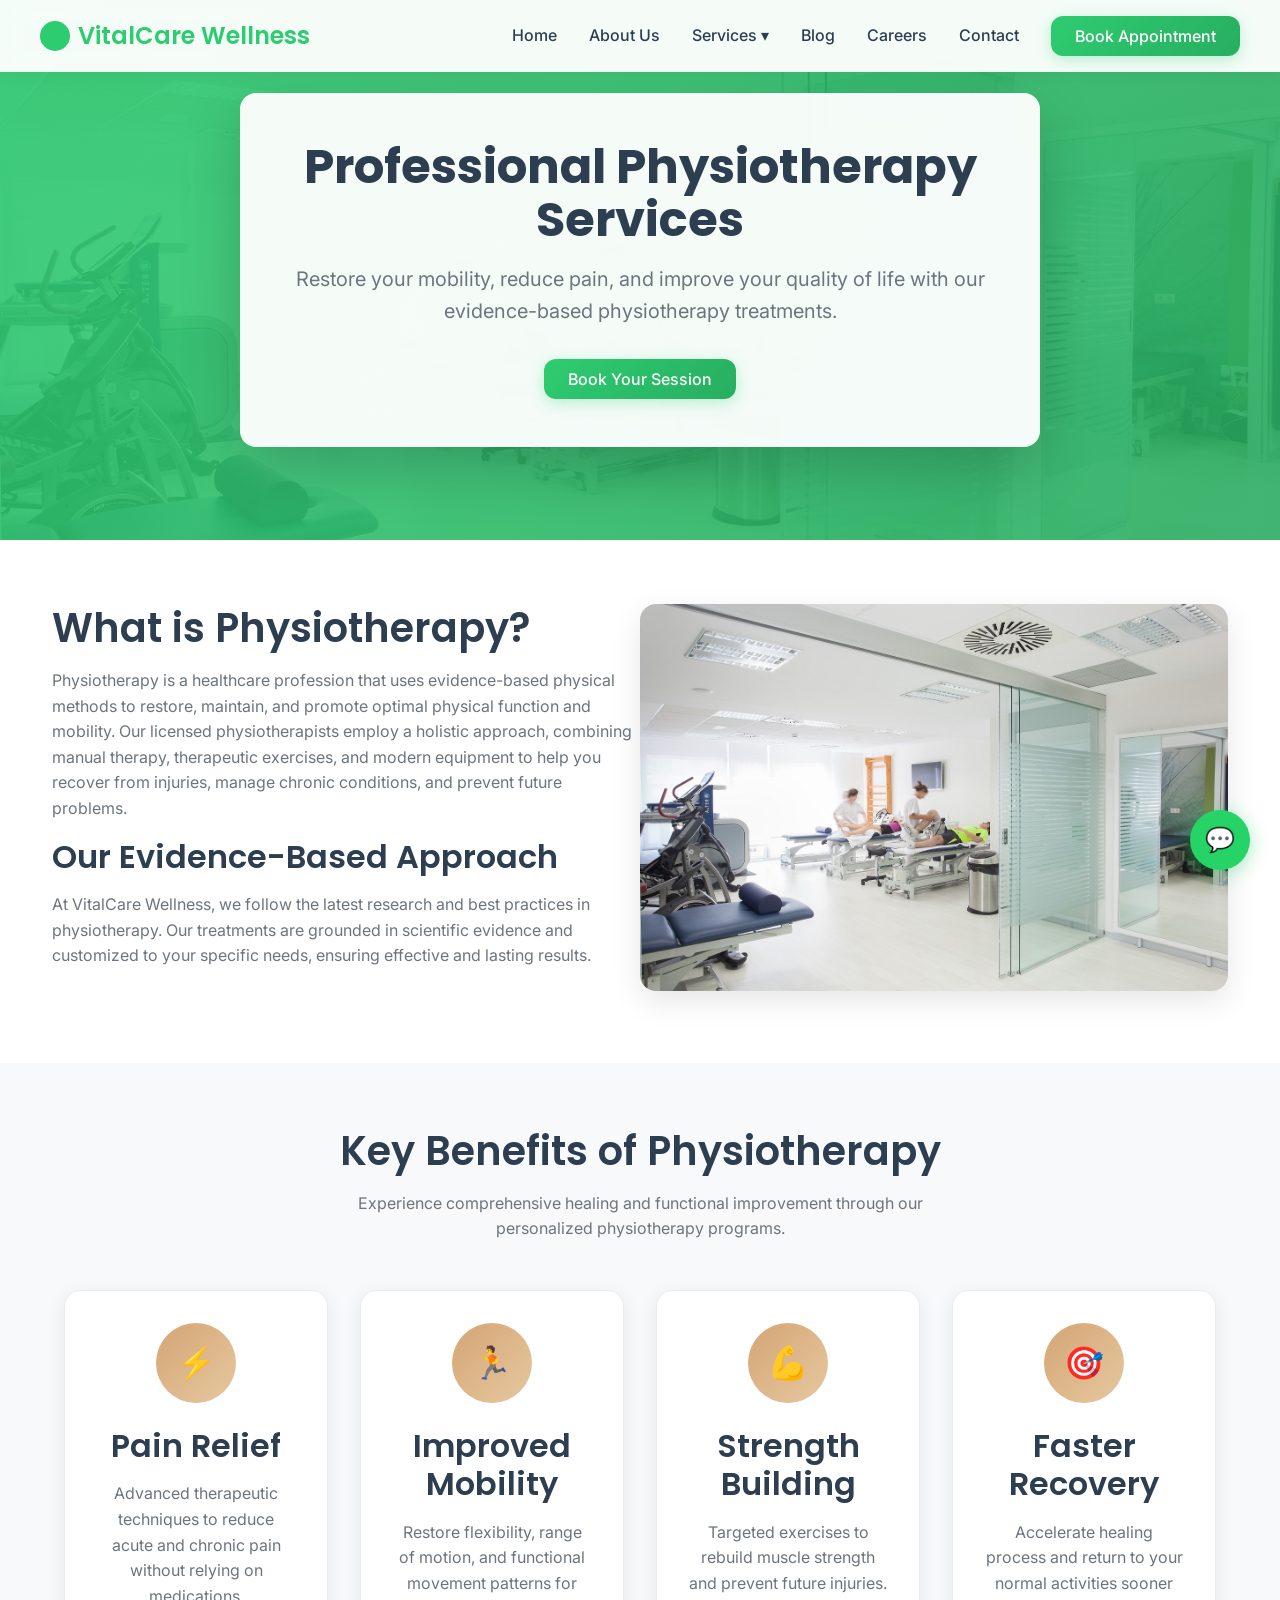
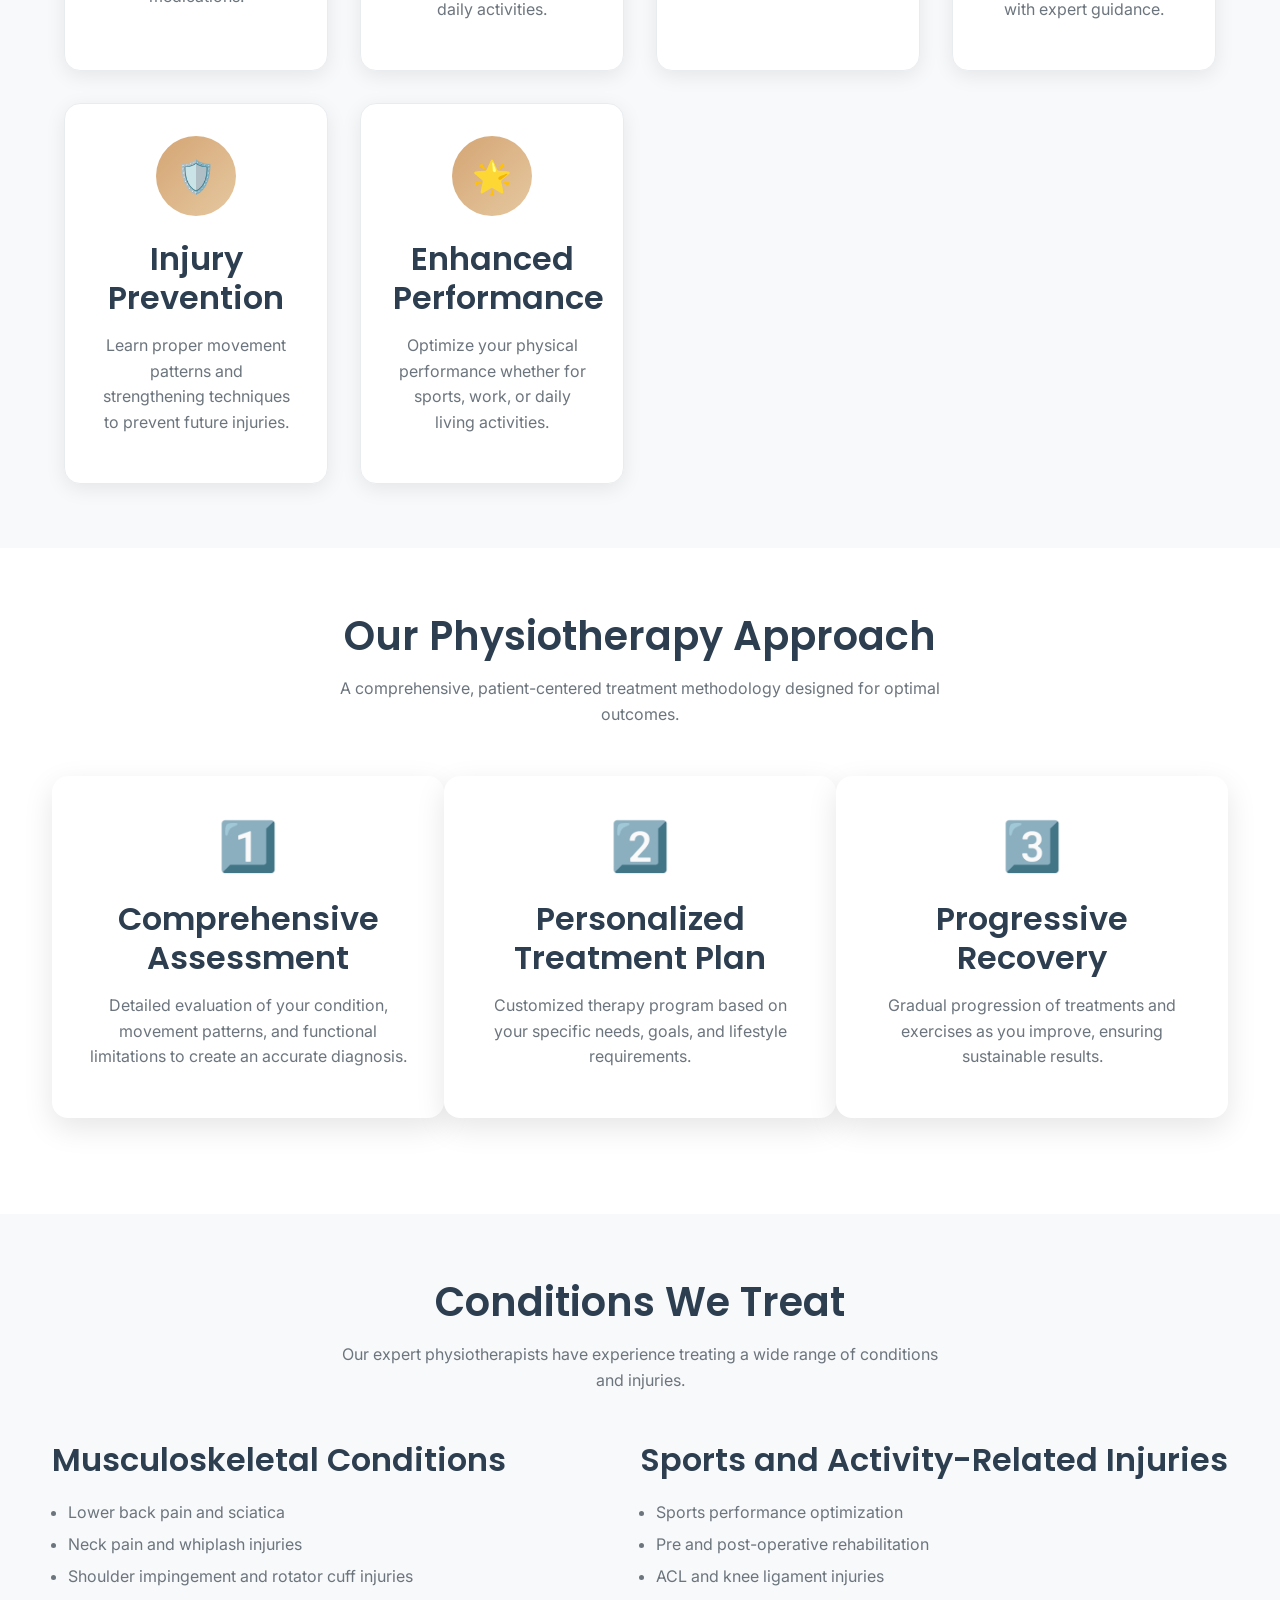
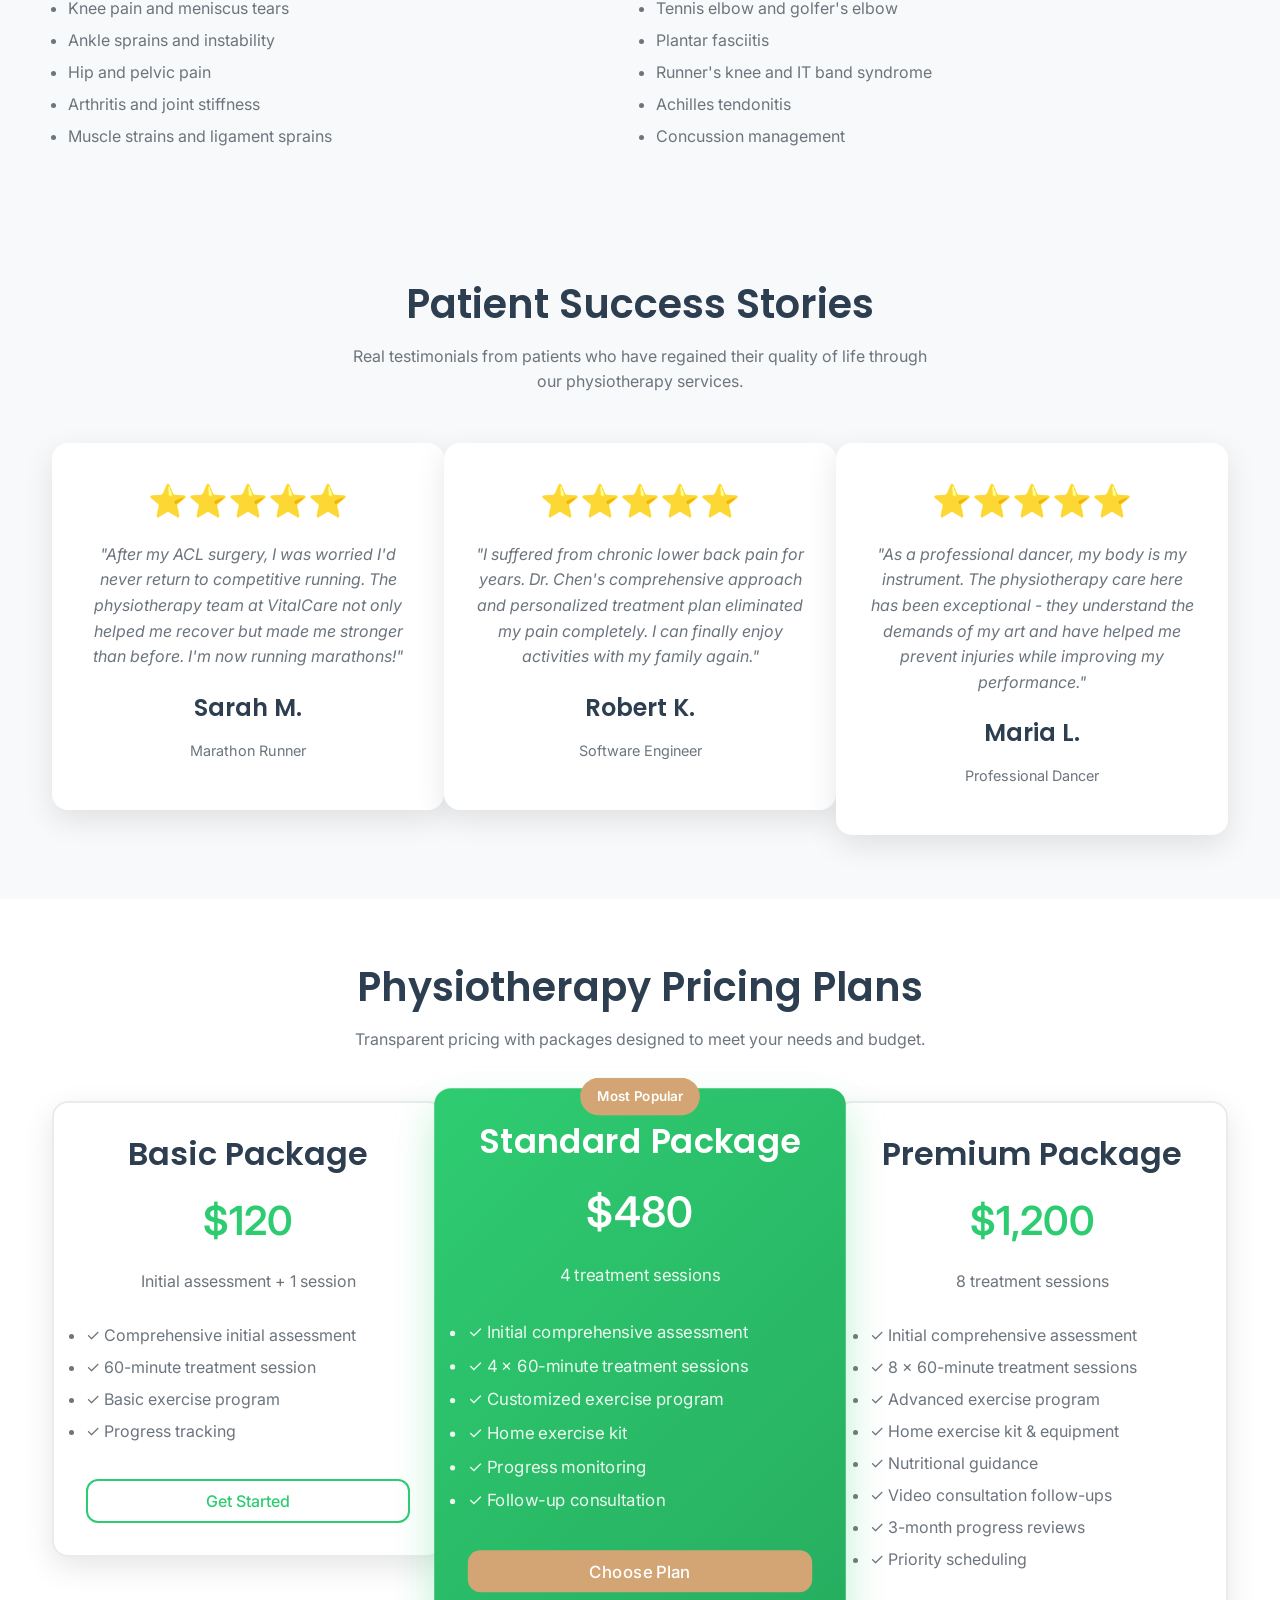
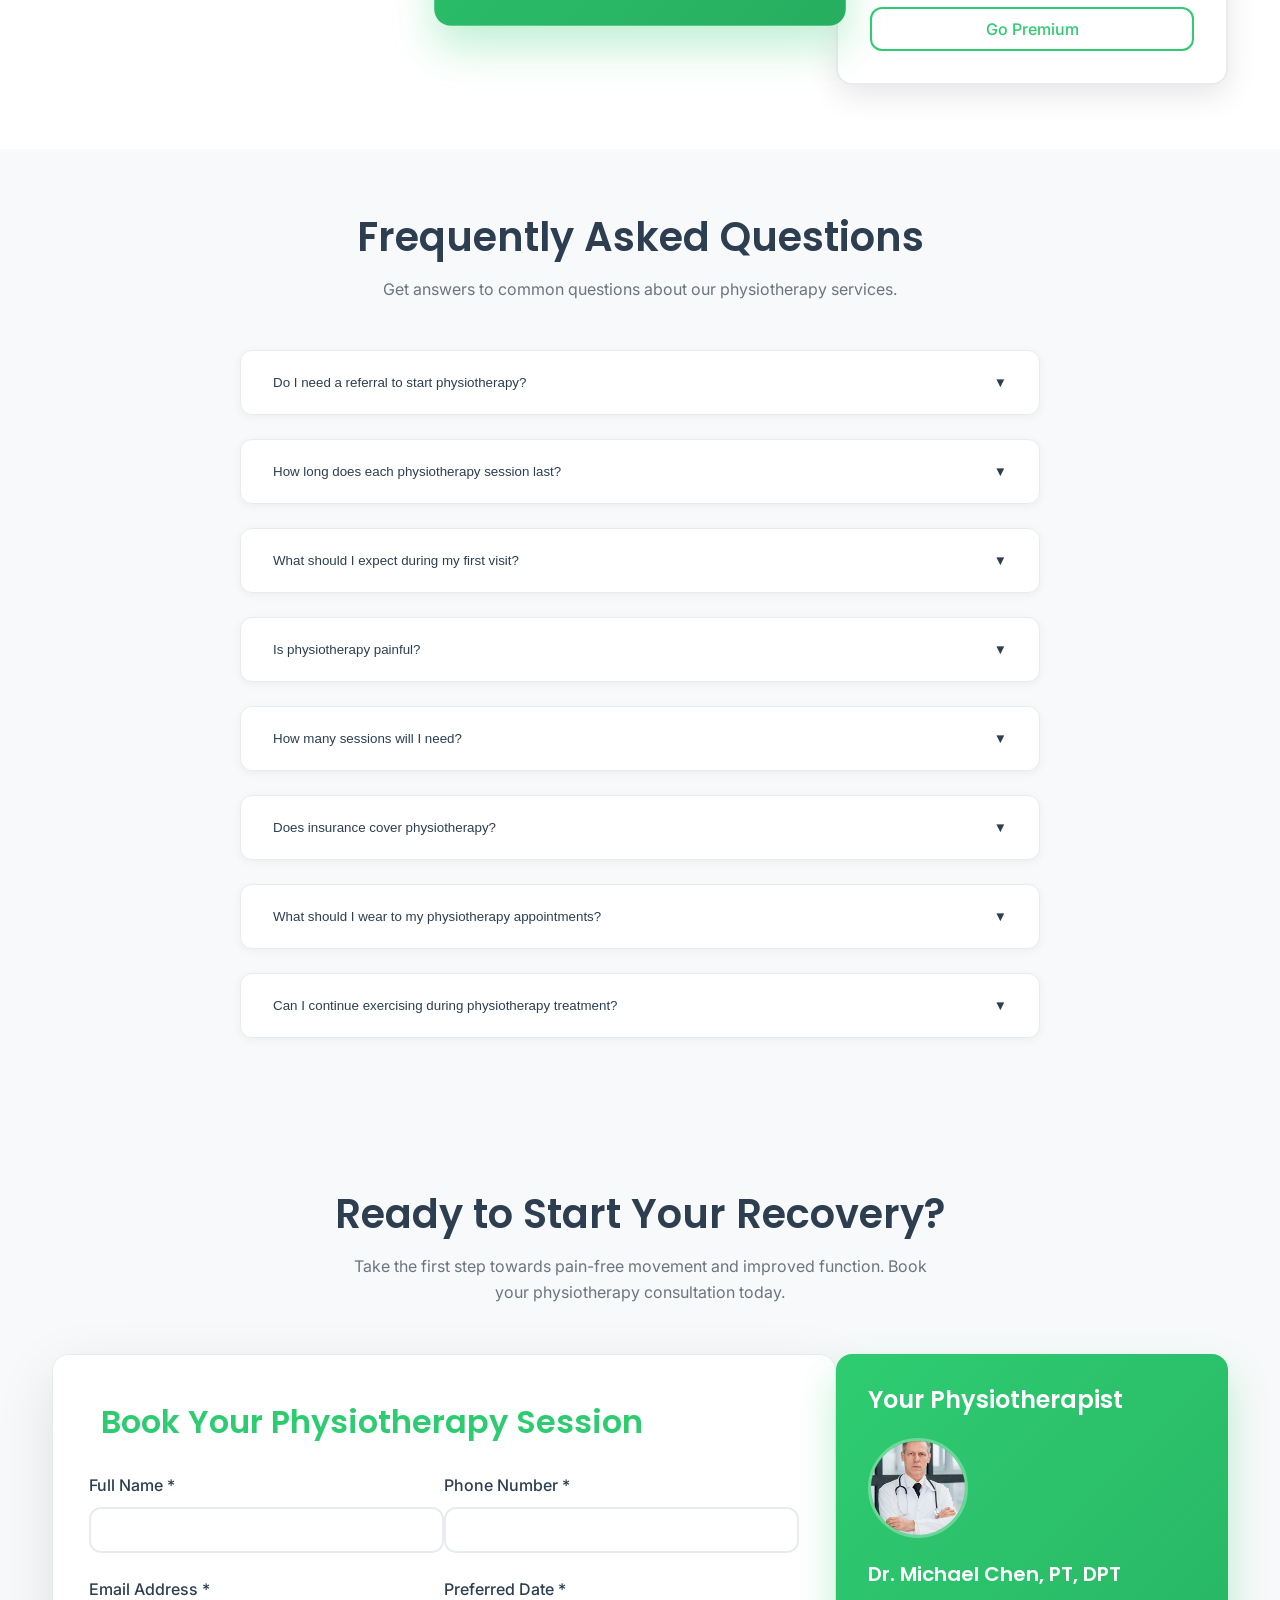
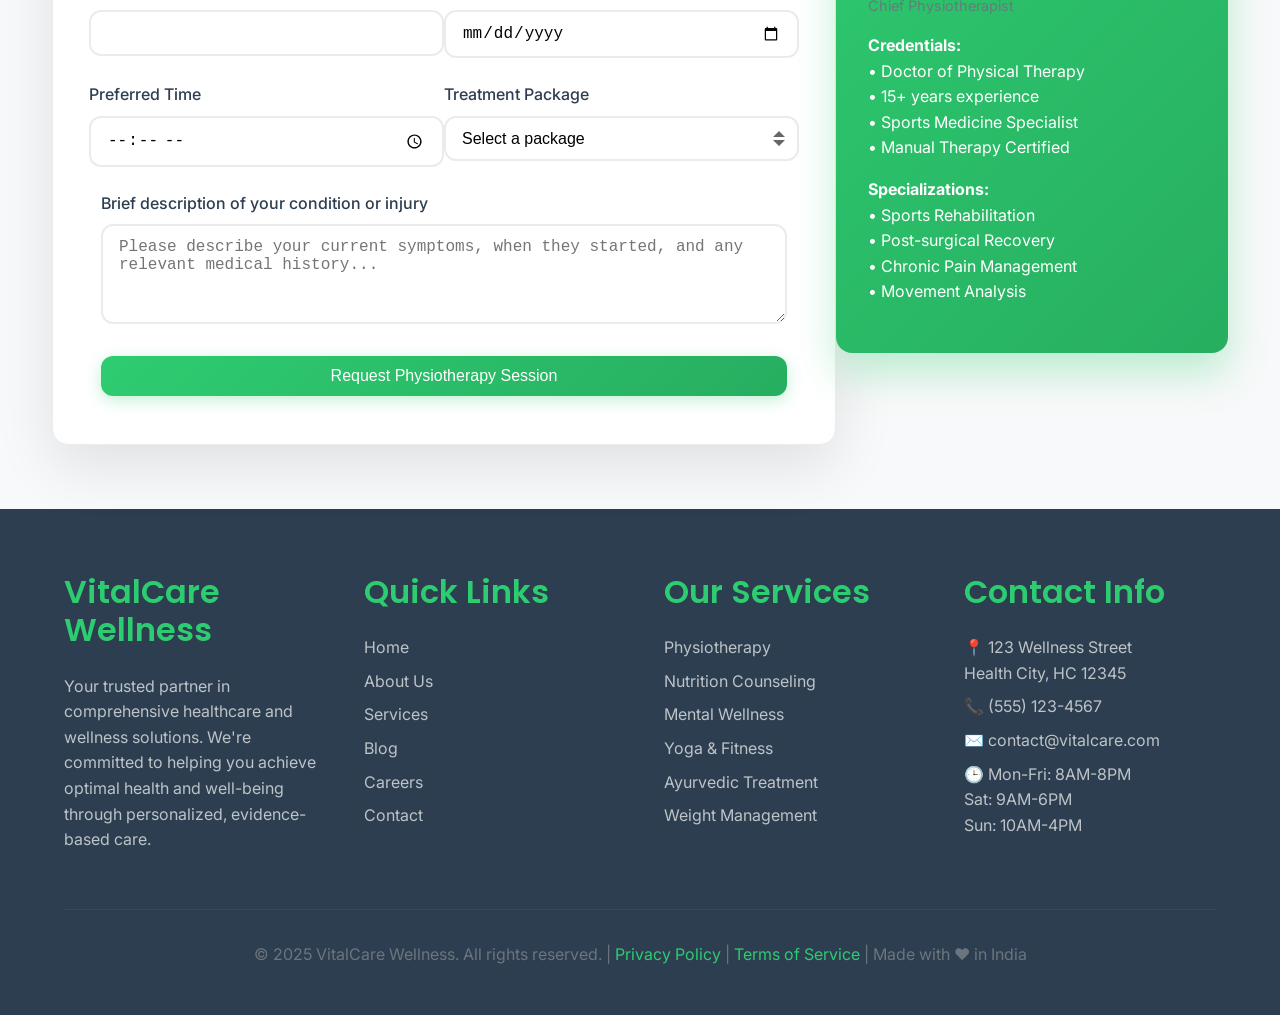
<file: services/physiotherapy.html>
<!DOCTYPE html>
<html lang="en">
<head>
    <meta charset="UTF-8">
    <meta name="viewport" content="width=device-width, initial-scale=1.0">
    <meta name="description" content="Professional physiotherapy services at VitalCare Wellness. Expert treatment for sports injuries, chronic pain, and mobility issues.">
    <meta name="keywords" content="physiotherapy, sports medicine, rehabilitation, pain management, mobility therapy, physical therapy">
    <title>Physiotherapy Services - VitalCare Wellness</title>
    <link rel="stylesheet" href="../css/styles.css">
    <link rel="icon" type="image/x-icon" href="data:image/svg+xml,<svg xmlns='http://www.w3.org/2000/svg' viewBox='0 0 100 100'><text y='.9em' font-size='90'>🏥</text></svg>">
</head>
<body>
    <!-- Header -->
    <header class="header" id="header">
        <nav class="navbar container">
            <a href="../index.html" class="logo">VitalCare Wellness</a>
            
            <ul class="nav-menu">
                <li class="nav-item">
                    <a href="../index.html" class="nav-link">Home</a>
                </li>
                <li class="nav-item">
                    <a href="../about.html" class="nav-link">About Us</a>
                </li>
                <li class="nav-item dropdown">
                    <a href="../index.html#services" class="nav-link">Services ▾</a>
                    <ul class="dropdown-menu">
                        <li><a href="physiotherapy.html" class="dropdown-item"><span class="service-icon">🏃‍♂️</span> Physiotherapy</a></li>
                        <li><a href="nutrition.html" class="dropdown-item"><span class="service-icon">🥗</span> Nutrition Counseling</a></li>
                        <li><a href="mental-wellness.html" class="dropdown-item"><span class="service-icon">🧠</span> Mental Wellness</a></li>
                        <li><a href="yoga-fitness.html" class="dropdown-item"><span class="service-icon">🧘‍♀️</span> Yoga <li><a href="yoga-fitness.html" class="dropdown-item">Yoga & Fitness</a></li> Fitness</a></li>
                        <li><a href="ayurveda.html" class="dropdown-item"><span class="service-icon">🌿</span> Ayurvedic Treatment</a></li>
                        <li><a href="weight-management.html" class="dropdown-item"><span class="service-icon">⚖️</span> Weight Management</a></li>
                    </ul>
                </li>
                <li class="nav-item">
                    <a href="../blog.html" class="nav-link">Blog</a>
                </li>
                <li class="nav-item">
                    <a href="../career.html" class="nav-link">Careers</a>
                </li>
                <li class="nav-item">
                    <a href="../contact.html" class="nav-link">Contact</a>
                </li>
                <li class="nav-item">
                    <a href="../index.html#appointment" class="btn btn-primary">Book Appointment</a>
                </li>
            </ul>
            
            <button class="mobile-menu-toggle">☰</button>
        </nav>
        
        <!-- Mobile Menu -->
        <div class="mobile-menu">
            <ul class="mobile-nav-menu">
                <li><a href="../index.html" class="mobile-nav-link">Home</a></li>
                <li><a href="../about.html" class="mobile-nav-link">About Us</a></li>
                <li><a href="../index.html#services" class="mobile-nav-link">Services</a></li>
                <li><a href="physiotherapy.html" class="mobile-nav-link">Physiotherapy</a></li>
                <li><a href="nutrition.html" class="mobile-nav-link">Nutrition Counseling</a></li>
                <li><a href="mental-wellness.html" class="mobile-nav-link">Mental Wellness</a></li>
                <li><a href="yoga-fitness.html" class="mobile-nav-link">Yoga & Fitness</a></li>
                <li><a href="ayurveda.html" class="mobile-nav-link">Ayurvedic Treatment</a></li>
                <li><a href="weight-management.html" class="mobile-nav-link">Weight Management</a></li>
                <li><a href="../index.html#calculators" class="mobile-nav-link">Fitness Calculator</a></li>
                <li><a href="../blog.html" class="mobile-nav-link">Blog</a></li>
                <li><a href="../career.html" class="mobile-nav-link">Careers</a></li>
                <li><a href="../contact.html" class="mobile-nav-link">Contact</a></li>
                <li><a href="../index.html#appointment" class="btn btn-primary">Book Appointment</a></li>
            </ul>
        </div>
    </header>

    <!-- Hero Section -->
    <section class="hero" style="background: linear-gradient(135deg, rgba(46, 204, 113, 0.9), rgba(39, 174, 96, 0.85)), url('../images/service-physiotherapy.jpg') center/cover; min-height: 60vh;">
        <div class="container">
            <div class="hero-content" style="padding-top: 100px; text-align: center; background: rgba(255, 255, 255, 0.95); padding: 3rem; border-radius: 1rem; box-shadow: 0 20px 60px rgba(0, 0, 0, 0.2);">
                <h1 class="hero-title" style="font-size: 3rem; margin-bottom: 1rem; color: #2c3e50;">Professional Physiotherapy Services</h1>
                <p class="hero-subtitle" style="font-size: 1.25rem; max-width: 800px; margin: 0 auto 2rem; color: #6c757d;">Restore your mobility, reduce pain, and improve your quality of life with our evidence-based physiotherapy treatments.</p>
                <a href="#appointment" class="btn btn-primary">Book Your Session</a>
            </div>
        </div>
    </section>

    <!-- Service Overview -->
    <section class="section">
        <div class="container">
            <div class="row">
                <div class="col-6">
                    <h2>What is Physiotherapy?</h2>
                    <p>Physiotherapy is a healthcare profession that uses evidence-based physical methods to restore, maintain, and promote optimal physical function and mobility. Our licensed physiotherapists employ a holistic approach, combining manual therapy, therapeutic exercises, and modern equipment to help you recover from injuries, manage chronic conditions, and prevent future problems.</p>
                    
                    <h3>Our Evidence-Based Approach</h3>
                    <p>At VitalCare Wellness, we follow the latest research and best practices in physiotherapy. Our treatments are grounded in scientific evidence and customized to your specific needs, ensuring effective and lasting results.</p>
                </div>
                <div class="col-6">
                    <img src="../images/service-physiotherapy.jpg" alt="Modern Physiotherapy Equipment" style="width: 100%; border-radius: var(--border-radius-lg); box-shadow: 0 10px 30px rgba(0, 0, 0, 0.1);">
                </div>
            </div>
        </div>
    </section>

    <!-- Key Benefits -->
    <section class="section bg-light">
        <div class="container">
            <div class="section-title">
                <h2>Key Benefits of Physiotherapy</h2>
                <p class="section-subtitle">Experience comprehensive healing and functional improvement through our personalized physiotherapy programs.</p>
            </div>
            
            <div class="features-grid">
                <div class="feature-card">
                    <div class="feature-icon">⚡</div>
                    <h3>Pain Relief</h3>
                    <p>Advanced therapeutic techniques to reduce acute and chronic pain without relying on medications.</p>
                </div>
                
                <div class="feature-card">
                    <div class="feature-icon">🏃</div>
                    <h3>Improved Mobility</h3>
                    <p>Restore flexibility, range of motion, and functional movement patterns for daily activities.</p>
                </div>
                
                <div class="feature-card">
                    <div class="feature-icon">💪</div>
                    <h3>Strength Building</h3>
                    <p>Targeted exercises to rebuild muscle strength and prevent future injuries.</p>
                </div>
                
                <div class="feature-card">
                    <div class="feature-icon">🎯</div>
                    <h3>Faster Recovery</h3>
                    <p>Accelerate healing process and return to your normal activities sooner with expert guidance.</p>
                </div>
                
                <div class="feature-card">
                    <div class="feature-icon">🛡️</div>
                    <h3>Injury Prevention</h3>
                    <p>Learn proper movement patterns and strengthening techniques to prevent future injuries.</p>
                </div>
                
                <div class="feature-card">
                    <div class="feature-icon">🌟</div>
                    <h3>Enhanced Performance</h3>
                    <p>Optimize your physical performance whether for sports, work, or daily living activities.</p>
                </div>
            </div>
        </div>
    </section>

    <!-- Our Approach -->
    <section class="section">
        <div class="container">
            <div class="section-title">
                <h2>Our Physiotherapy Approach</h2>
                <p class="section-subtitle">A comprehensive, patient-centered treatment methodology designed for optimal outcomes.</p>
            </div>
            
            <div class="row">
                <div class="col-4">
                    <div style="background: var(--white); padding: 2rem; border-radius: var(--border-radius-lg); box-shadow: 0 10px 30px rgba(0, 0, 0, 0.1); text-align: center; margin-bottom: 2rem;">
                        <div style="font-size: 3rem; color: var(--primary-green); margin-bottom: 1rem;">1️⃣</div>
                        <h3>Comprehensive Assessment</h3>
                        <p>Detailed evaluation of your condition, movement patterns, and functional limitations to create an accurate diagnosis.</p>
                    </div>
                </div>
                
                <div class="col-4">
                    <div style="background: var(--white); padding: 2rem; border-radius: var(--border-radius-lg); box-shadow: 0 10px 30px rgba(0, 0, 0, 0.1); text-align: center; margin-bottom: 2rem;">
                        <div style="font-size: 3rem; color: var(--primary-green); margin-bottom: 1rem;">2️⃣</div>
                        <h3>Personalized Treatment Plan</h3>
                        <p>Customized therapy program based on your specific needs, goals, and lifestyle requirements.</p>
                    </div>
                </div>
                
                <div class="col-4">
                    <div style="background: var(--white); padding: 2rem; border-radius: var(--border-radius-lg); box-shadow: 0 10px 30px rgba(0, 0, 0, 0.1); text-align: center; margin-bottom: 2rem;">
                        <div style="font-size: 3rem; color: var(--primary-green); margin-bottom: 1rem;">3️⃣</div>
                        <h3>Progressive Recovery</h3>
                        <p>Gradual progression of treatments and exercises as you improve, ensuring sustainable results.</p>
                    </div>
                </div>
            </div>
        </div>
    </section>

    <!-- Conditions Treated -->
    <section class="section bg-light">
        <div class="container">
            <div class="section-title">
                <h2>Conditions We Treat</h2>
                <p class="section-subtitle">Our expert physiotherapists have experience treating a wide range of conditions and injuries.</p>
            </div>
            
            <div class="row">
                <div class="col-6">
                    <h3>Musculoskeletal Conditions</h3>
                    <ul style="color: var(--text-light); line-height: 2; margin-left: 1rem;">
                        <li>Lower back pain and sciatica</li>
                        <li>Neck pain and whiplash injuries</li>
                        <li>Shoulder impingement and rotator cuff injuries</li>
                        <li>Knee pain and meniscus tears</li>
                        <li>Ankle sprains and instability</li>
                        <li>Hip and pelvic pain</li>
                        <li>Arthritis and joint stiffness</li>
                        <li>Muscle strains and ligament sprains</li>
                    </ul>
                </div>
                
                <div class="col-6">
                    <h3>Sports and Activity-Related Injuries</h3>
                    <ul style="color: var(--text-light); line-height: 2; margin-left: 1rem;">
                        <li>Sports performance optimization</li>
                        <li>Pre and post-operative rehabilitation</li>
                        <li>ACL and knee ligament injuries</li>
                        <li>Tennis elbow and golfer's elbow</li>
                        <li>Plantar fasciitis</li>
                        <li>Runner's knee and IT band syndrome</li>
                        <li>Achilles tendonitis</li>
                        <li>Concussion management</li>
                    </ul>
                </div>
            </div>
        </div>
    </section>

    <!-- Success Stories -->
    <section class="section testimonials">
        <div class="container">
            <div class="section-title">
                <h2>Patient Success Stories</h2>
                <p class="section-subtitle">Real testimonials from patients who have regained their quality of life through our physiotherapy services.</p>
            </div>
            
            <div class="row">
                <div class="col-4">
                    <div style="background: var(--white); padding: 2rem; border-radius: var(--border-radius-lg); box-shadow: 0 10px 30px rgba(0, 0, 0, 0.1); text-align: center;">
                        <div style="color: var(--primary-green); font-size: 2rem; margin-bottom: 1rem;">⭐⭐⭐⭐⭐</div>
                        <p style="font-style: italic; margin-bottom: 1.5rem; color: var(--text-light);">"After my ACL surgery, I was worried I'd never return to competitive running. The physiotherapy team at VitalCare not only helped me recover but made me stronger than before. I'm now running marathons!"</p>
                        <h4 style="color: var(--text-dark);">Sarah M.</h4>
                        <p style="color: var(--text-light); font-size: 0.9rem;">Marathon Runner</p>
                    </div>
                </div>
                
                <div class="col-4">
                    <div style="background: var(--white); padding: 2rem; border-radius: var(--border-radius-lg); box-shadow: 0 10px 30px rgba(0, 0, 0, 0.1); text-align: center;">
                        <div style="color: var(--primary-green); font-size: 2rem; margin-bottom: 1rem;">⭐⭐⭐⭐⭐</div>
                        <p style="font-style: italic; margin-bottom: 1.5rem; color: var(--text-light);">"I suffered from chronic lower back pain for years. Dr. Chen's comprehensive approach and personalized treatment plan eliminated my pain completely. I can finally enjoy activities with my family again."</p>
                        <h4 style="color: var(--text-dark);">Robert K.</h4>
                        <p style="color: var(--text-light); font-size: 0.9rem;">Software Engineer</p>
                    </div>
                </div>
                
                <div class="col-4">
                    <div style="background: var(--white); padding: 2rem; border-radius: var(--border-radius-lg); box-shadow: 0 10px 30px rgba(0, 0, 0, 0.1); text-align: center;">
                        <div style="color: var(--primary-green); font-size: 2rem; margin-bottom: 1rem;">⭐⭐⭐⭐⭐</div>
                        <p style="font-style: italic; margin-bottom: 1.5rem; color: var(--text-light);">"As a professional dancer, my body is my instrument. The physiotherapy care here has been exceptional - they understand the demands of my art and have helped me prevent injuries while improving my performance."</p>
                        <h4 style="color: var(--text-dark);">Maria L.</h4>
                        <p style="color: var(--text-light); font-size: 0.9rem;">Professional Dancer</p>
                    </div>
                </div>
            </div>
        </div>
    </section>

    <!-- Pricing Plans -->
    <section class="section">
        <div class="container">
            <div class="section-title">
                <h2>Physiotherapy Pricing Plans</h2>
                <p class="section-subtitle">Transparent pricing with packages designed to meet your needs and budget.</p>
            </div>
            
            <div class="row">
                <div class="col-4">
                    <div style="background: var(--white); padding: 2rem; border-radius: var(--border-radius-lg); box-shadow: 0 10px 30px rgba(0, 0, 0, 0.1); text-align: center; border: 2px solid var(--border-light);">
                        <h3 style="color: var(--text-dark); margin-bottom: 1rem;">Basic Package</h3>
                        <div style="font-size: 2.5rem; font-weight: 600; color: var(--primary-green); margin-bottom: 1rem;">$120</div>
                        <p style="color: var(--text-light); margin-bottom: 1.5rem;">Initial assessment + 1 session</p>
                        <ul style="color: var(--text-light); text-align: left; line-height: 2; margin-bottom: 2rem;">
                            <li>✓ Comprehensive initial assessment</li>
                            <li>✓ 60-minute treatment session</li>
                            <li>✓ Basic exercise program</li>
                            <li>✓ Progress tracking</li>
                        </ul>
                        <a href="#appointment" class="btn btn-outline w-100">Get Started</a>
                    </div>
                </div>
                
                <div class="col-4">
                    <div style="background: linear-gradient(135deg, var(--primary-green), var(--secondary-green)); padding: 2rem; border-radius: var(--border-radius-lg); box-shadow: 0 20px 40px rgba(46, 204, 113, 0.3); text-align: center; color: var(--white); transform: scale(1.05); position: relative;">
                        <div style="position: absolute; top: -10px; left: 50%; transform: translateX(-50%); background: var(--accent-orange); color: var(--white); padding: 0.5rem 1rem; border-radius: 20px; font-size: 0.8rem; font-weight: 600;">Most Popular</div>
                        <h3 style="color: var(--white); margin-bottom: 1rem;">Standard Package</h3>
                        <div style="font-size: 2.5rem; font-weight: 600; margin-bottom: 1rem;">$480</div>
                        <p style="color: rgba(255,255,255,0.9); margin-bottom: 1.5rem;">4 treatment sessions</p>
                        <ul style="color: rgba(255,255,255,0.9); text-align: left; line-height: 2; margin-bottom: 2rem;">
                            <li>✓ Initial comprehensive assessment</li>
                            <li>✓ 4 x 60-minute treatment sessions</li>
                            <li>✓ Customized exercise program</li>
                            <li>✓ Home exercise kit</li>
                            <li>✓ Progress monitoring</li>
                            <li>✓ Follow-up consultation</li>
                        </ul>
                        <a href="#appointment" class="btn btn-secondary w-100">Choose Plan</a>
                    </div>
                </div>
                
                <div class="col-4">
                    <div style="background: var(--white); padding: 2rem; border-radius: var(--border-radius-lg); box-shadow: 0 10px 30px rgba(0, 0, 0, 0.1); text-align: center; border: 2px solid var(--border-light);">
                        <h3 style="color: var(--text-dark); margin-bottom: 1rem;">Premium Package</h3>
                        <div style="font-size: 2.5rem; font-weight: 600; color: var(--primary-green); margin-bottom: 1rem;">$1,200</div>
                        <p style="color: var(--text-light); margin-bottom: 1.5rem;">8 treatment sessions</p>
                        <ul style="color: var(--text-light); text-align: left; line-height: 2; margin-bottom: 2rem;">
                            <li>✓ Initial comprehensive assessment</li>
                            <li>✓ 8 x 60-minute treatment sessions</li>
                            <li>✓ Advanced exercise program</li>
                            <li>✓ Home exercise kit & equipment</li>
                            <li>✓ Nutritional guidance</li>
                            <li>✓ Video consultation follow-ups</li>
                            <li>✓ 3-month progress reviews</li>
                            <li>✓ Priority scheduling</li>
                        </ul>
                        <a href="#appointment" class="btn btn-outline w-100">Go Premium</a>
                    </div>
                </div>
            </div>
        </div>
    </section>

    <!-- FAQ Section -->
    <section class="section bg-light">
        <div class="container">
            <div class="section-title">
                <h2>Frequently Asked Questions</h2>
                <p class="section-subtitle">Get answers to common questions about our physiotherapy services.</p>
            </div>
            
            <div class="faq-accordion">
                <div class="faq-item">
                    <button class="faq-question">
                        <span>Do I need a referral to start physiotherapy?</span>
                        <span class="faq-icon">▼</span>
                    </button>
                    <div class="faq-answer">
                        <p>No, you don't need a referral to begin physiotherapy. You can book directly with us for an initial assessment. However, if your insurance requires a referral for coverage, we'll help you coordinate with your healthcare provider.</p>
                    </div>
                </div>
                
                <div class="faq-item">
                    <button class="faq-question">
                        <span>How long does each physiotherapy session last?</span>
                        <span class="faq-icon">▼</span>
                    </button>
                    <div class="faq-answer">
                        <p>Our standard physiotherapy sessions are 60 minutes, which includes assessment, treatment, and exercise planning. Initial consultations may take up to 90 minutes for a comprehensive evaluation.</p>
                    </div>
                </div>
                
                <div class="faq-item">
                    <button class="faq-question">
                        <span>What should I expect during my first visit?</span>
                        <span class="faq-icon">▼</span>
                    </button>
                    <div class="faq-answer">
                        <p>Your first visit includes a detailed health history review, physical examination, movement assessment, and discussion of your goals. We'll explain our findings and develop a personalized treatment plan tailored to your needs.</p>
                    </div>
                </div>
                
                <div class="faq-item">
                    <button class="faq-question">
                        <span>Is physiotherapy painful?</span>
                        <span class="faq-icon">▼</span>
                    </button>
                    <div class="faq-answer">
                        <p>While some techniques may cause temporary discomfort, our goal is to minimize pain and promote healing. We'll always explain each technique and adjust treatment intensity based on your comfort level. Most patients find the sessions helpful and see improvement within a few visits.</p>
                    </div>
                </div>
                
                <div class="faq-item">
                    <button class="faq-question">
                        <span>How many sessions will I need?</span>
                        <span class="faq-icon">▼</span>
                    </button>
                    <div class="faq-answer">
                        <p>The number of sessions varies based on your condition, goals, and treatment response. Some acute injuries may resolve in 4-6 sessions, while chronic conditions might require longer-term care. We'll provide a treatment plan estimate during your initial assessment.</p>
                    </div>
                </div>
                
                <div class="faq-item">
                    <button class="faq-question">
                        <span>Does insurance cover physiotherapy?</span>
                        <span class="faq-icon">▼</span>
                    </button>
                    <div class="faq-answer">
                        <p>Most health insurance plans cover physiotherapy services. We recommend checking with your insurance provider about your specific coverage. We also offer direct billing to most major insurance companies to make the process seamless.</p>
                    </div>
                </div>
                
                <div class="faq-item">
                    <button class="faq-question">
                        <span>What should I wear to my physiotherapy appointments?</span>
                        <span class="faq-icon">▼</span>
                    </button>
                    <div class="faq-answer">
                        <p>Wear comfortable, loose-fitting clothing that allows easy movement. For most conditions, we'll need to see and touch the affected area. We'll provide appropriate draping and maintain your privacy and comfort throughout the session.</p>
                    </div>
                </div>
                
                <div class="faq-item">
                    <button class="faq-question">
                        <span>Can I continue exercising during physiotherapy treatment?</span>
                        <span class="faq-icon">▼</span>
                    </button>
                    <div class="faq-answer">
                        <p>Yes, but we'll guide you on which activities are safe and beneficial during your recovery. We'll modify your exercise routine as needed and provide specific exercises to support your healing process while avoiding activities that might hinder recovery.</p>
                    </div>
                </div>
            </div>
        </div>
    </section>

    <!-- CTA Section -->
    <section id="appointment" class="section bg-light">
        <div class="container">
            <div class="section-title">
                <h2>Ready to Start Your Recovery?</h2>
                <p class="section-subtitle">Take the first step towards pain-free movement and improved function. Book your physiotherapy consultation today.</p>
            </div>
            
            <div class="row">
                <div class="col-8">
                    <div style="background: var(--white); padding: 3rem; border-radius: var(--border-radius-lg); box-shadow: 0 20px 60px rgba(0, 0, 0, 0.1); border: 1px solid var(--border-light);">
                        <h3 style="color: var(--primary-green); margin-bottom: 2rem;">Book Your Physiotherapy Session</h3>
                        <form>
                            <div class="row">
                                <div class="col-6">
                                    <div class="form-group">
                                        <label class="form-label">Full Name *</label>
                                        <input type="text" name="name" class="form-control" required>
                                    </div>
                                </div>
                                <div class="col-6">
                                    <div class="form-group">
                                        <label class="form-label">Phone Number *</label>
                                        <input type="tel" name="phone" class="form-control" required>
                                    </div>
                                </div>
                            </div>
                            
                            <div class="row">
                                <div class="col-6">
                                    <div class="form-group">
                                        <label class="form-label">Email Address *</label>
                                        <input type="email" name="email" class="form-control" required>
                                    </div>
                                </div>
                                <div class="col-6">
                                    <div class="form-group">
                                        <label class="form-label">Preferred Date *</label>
                                        <input type="date" name="date" class="form-control" required>
                                    </div>
                                </div>
                            </div>
                            
                            <div class="row">
                                <div class="col-6">
                                    <div class="form-group">
                                        <label class="form-label">Preferred Time</label>
                                        <input type="time" name="time" class="form-control">
                                    </div>
                                </div>
                                <div class="col-6">
                                    <div class="form-group">
                                        <label class="form-label">Treatment Package</label>
                                        <select name="package" class="form-control form-select">
                                            <option value="">Select a package</option>
                                            <option value="Basic">Basic Package - $120</option>
                                            <option value="Standard">Standard Package - $480</option>
                                            <option value="Premium">Premium Package - $1,200</option>
                                            <option value="Consultation">Initial Consultation Only</option>
                                        </select>
                                    </div>
                                </div>
                            </div>
                            
                            <div class="form-group">
                                <label class="form-label">Brief description of your condition or injury</label>
                                <textarea name="condition" class="form-control" rows="4" placeholder="Please describe your current symptoms, when they started, and any relevant medical history..."></textarea>
                            </div>
                            
                            <button type="submit" class="btn btn-primary w-100">Request Physiotherapy Session</button>
                        </form>
                    </div>
                </div>
                
                <div class="col-4">
                    <div style="background: linear-gradient(135deg, var(--primary-green), var(--secondary-green)); color: var(--white); padding: 2rem; border-radius: var(--border-radius-lg); box-shadow: 0 20px 40px rgba(46, 204, 113, 0.3);">
                        <h4 style="margin-bottom: 1.5rem;">Your Physiotherapist</h4>
                        <img src="../images/doctor-male.jpg" alt="Dr. Michael Chen" style="width: 100px; height: 100px; border-radius: 50%; object-fit: cover; margin-bottom: 1rem; border: 3px solid rgba(255,255,255,0.3);">
                        <h5 style="margin-bottom: 0.5rem;">Dr. Michael Chen, PT, DPT</h5>
                        <p style="margin-bottom: 1rem; font-size: 0.9rem; opacity: 0.9;">Chief Physiotherapist</p>
                        
                        <div style="margin-bottom: 1rem;">
                            <strong>Credentials:</strong><br>
                            • Doctor of Physical Therapy<br>
                            • 15+ years experience<br>
                            • Sports Medicine Specialist<br>
                            • Manual Therapy Certified
                        </div>
                        
                        <div style="margin-bottom: 1rem;">
                            <strong>Specializations:</strong><br>
                            • Sports Rehabilitation<br>
                            • Post-surgical Recovery<br>
                            • Chronic Pain Management<br>
                            • Movement Analysis
                        </div>
                    </div>
                </div>
            </div>
        </div>
    </section>

    <!-- Footer -->
    <footer class="footer">
        <div class="container">
            <div class="footer-content">
                <div class="footer-section">
                    <h3>VitalCare Wellness</h3>
                    <p>Your trusted partner in comprehensive healthcare and wellness solutions. We're committed to helping you achieve optimal health and well-being through personalized, evidence-based care.</p>
                </div>
                
                <div class="footer-section">
                    <h3>Quick Links</h3>
                    <ul class="footer-links">
                        <li><a href="../index.html">Home</a></li>
                        <li><a href="../about.html">About Us</a></li>
                        <li><a href="../index.html#services">Services</a></li>
                        <li><a href="../blog.html">Blog</a></li>
                        <li><a href="../career.html">Careers</a></li>
                        <li><a href="../contact.html">Contact</a></li>
                    </ul>
                </div>
                
                <div class="footer-section">
                    <h3>Our Services</h3>
                    <ul class="footer-links">
                        <li><a href="physiotherapy.html">Physiotherapy</a></li>
                        <li><a href="nutrition.html">Nutrition Counseling</a></li>
                        <li><a href="mental-wellness.html">Mental Wellness</a></li>
                        <li><a href="yoga-fitness.html">Yoga & Fitness</a></li>
                        <li><a href="ayurveda.html">Ayurvedic Treatment</a></li>
                        <li><a href="weight-management.html">Weight Management</a></li>
                    </ul>
                </div>
                
                <div class="footer-section">
                    <h3>Contact Info</h3>
                    <p>📍 123 Wellness Street<br>Health City, HC 12345</p>
                    <p>📞 (555) 123-4567</p>
                    <p>✉️ contact@vitalcare.com</p>
                    <p>🕒 Mon-Fri: 8AM-8PM<br>Sat: 9AM-6PM<br>Sun: 10AM-4PM</p>
                </div>
            </div>
            
            <div class="footer-bottom">
                <p>&copy; 2025 VitalCare Wellness. All rights reserved. | <a href="../privacy.html">Privacy Policy</a> | <a href="../terms.html">Terms of Service</a> | Made with ❤️ in India</p>
            </div>
        </div>
    </footer>

    <!-- WhatsApp Button -->
    <a href="#" class="whatsapp-btn" title="Chat with us on WhatsApp">💬</a>

    <script src="../js/main.js"></script>
</body>
</html>
</file>
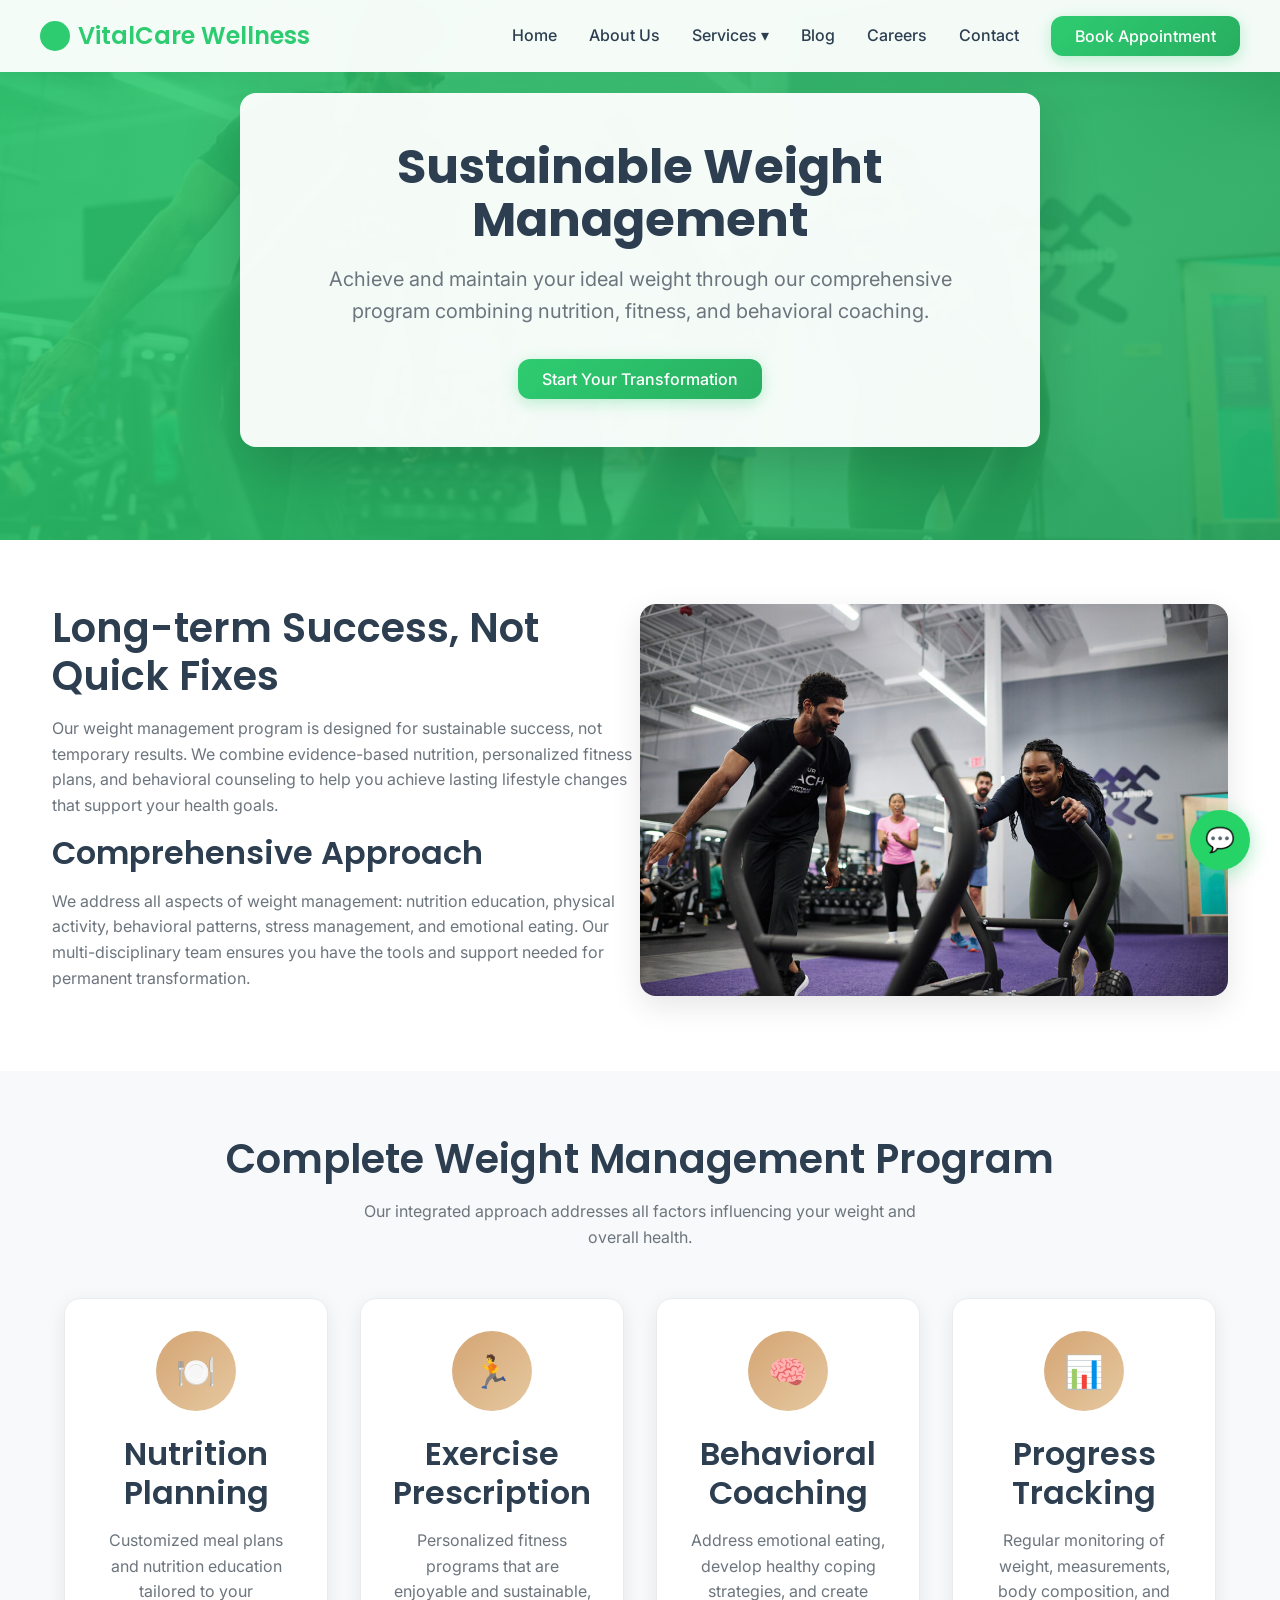
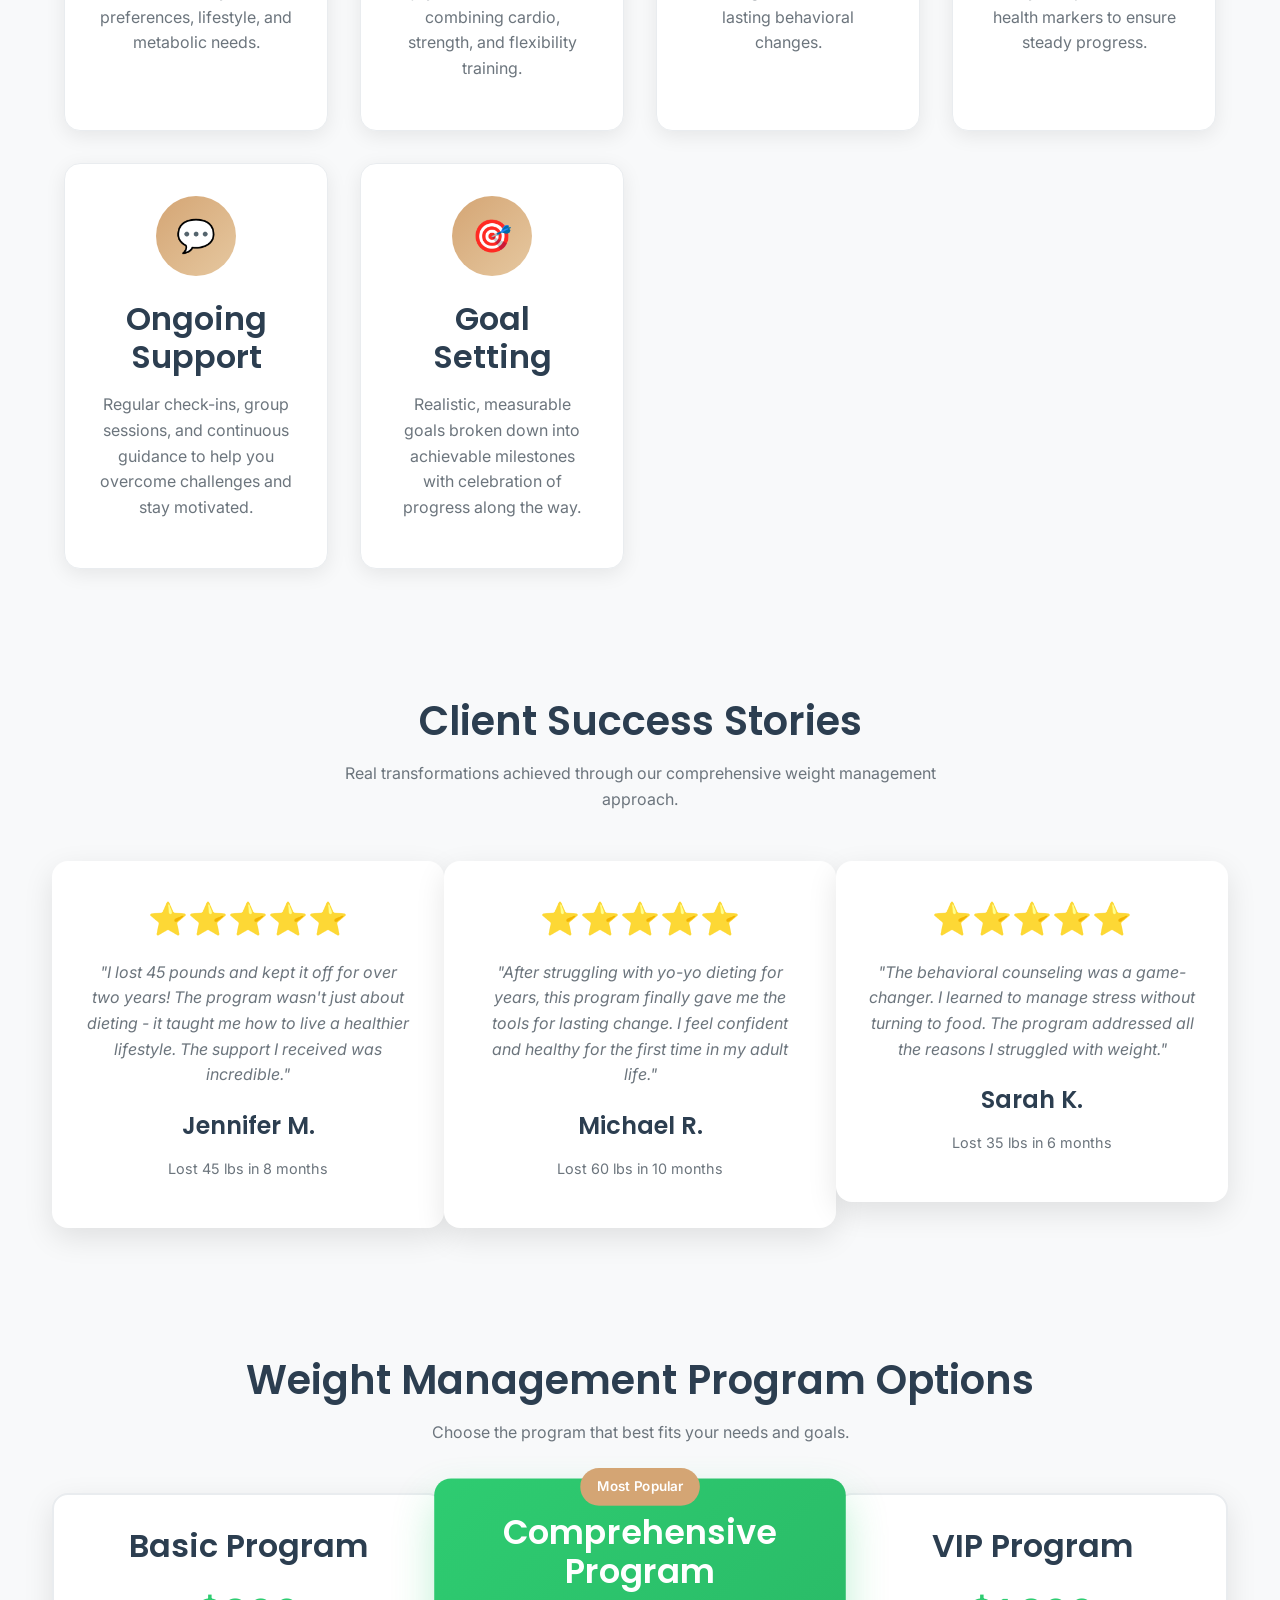
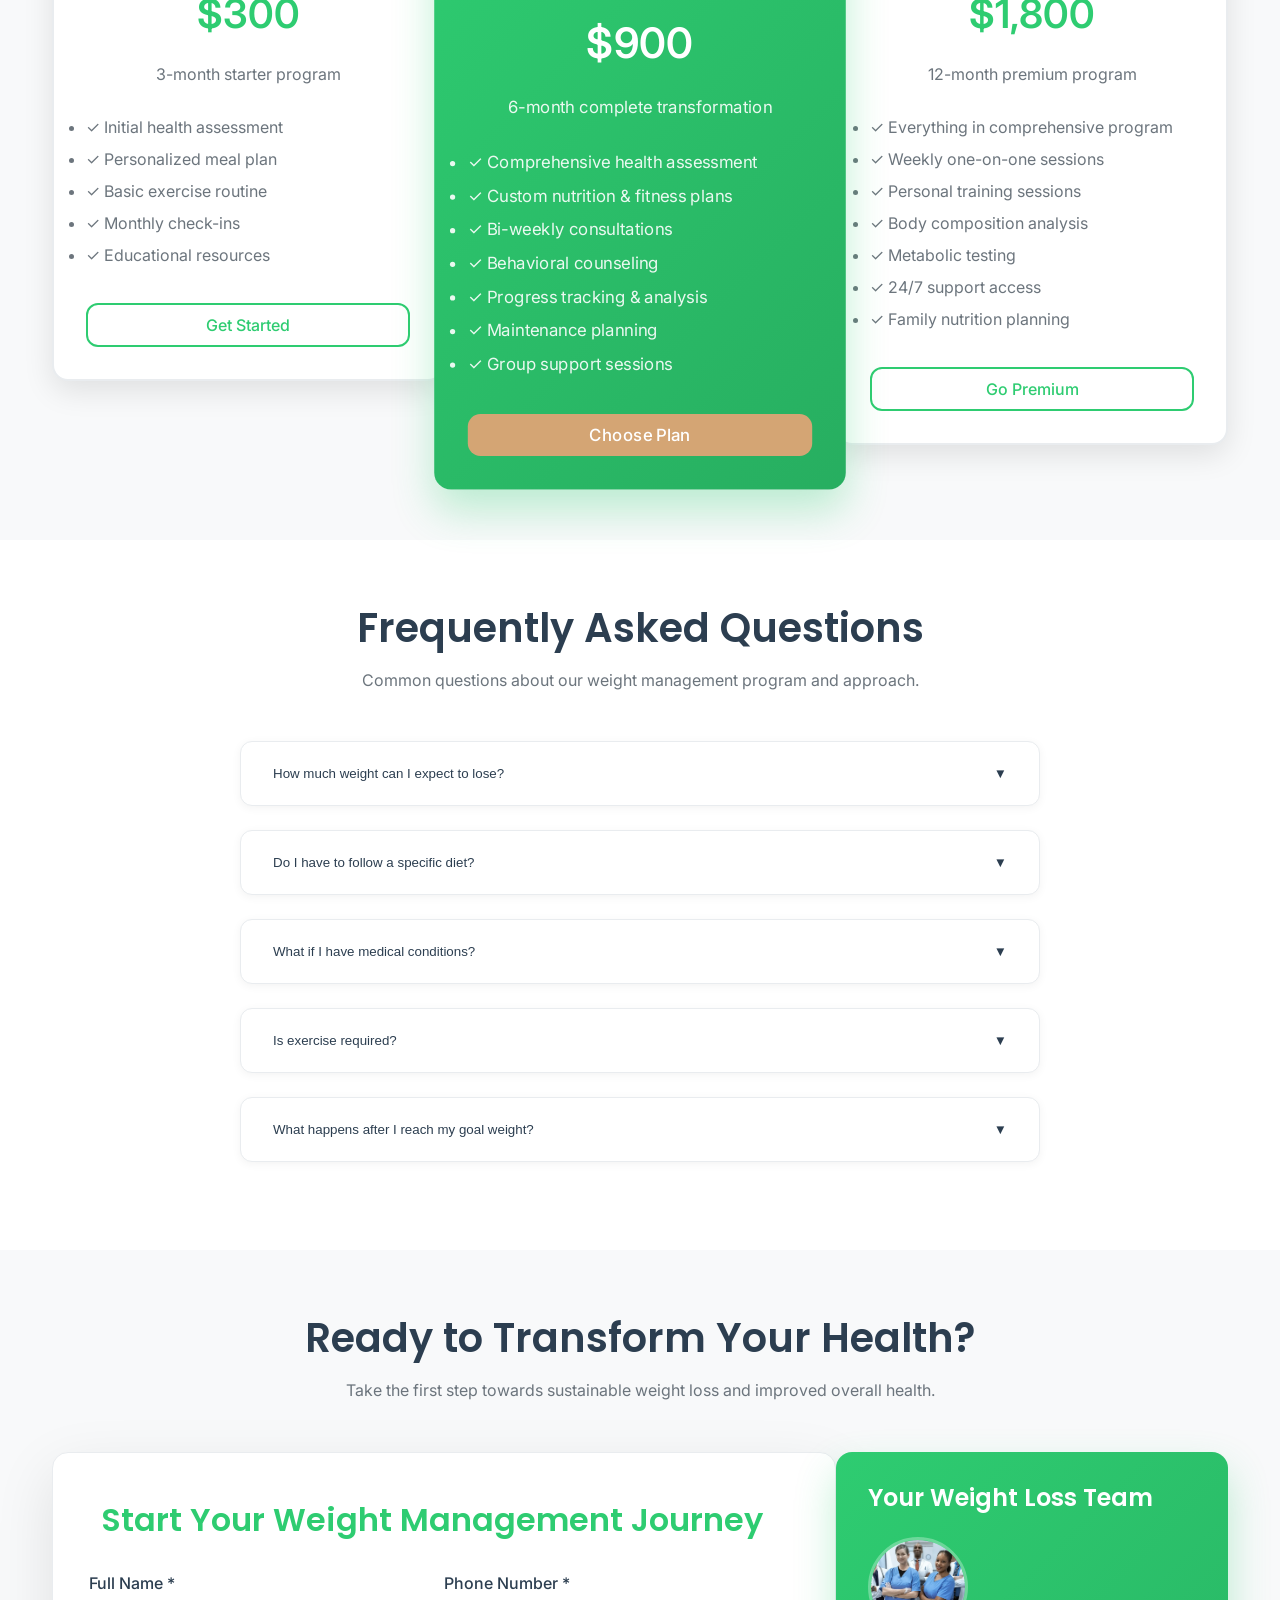
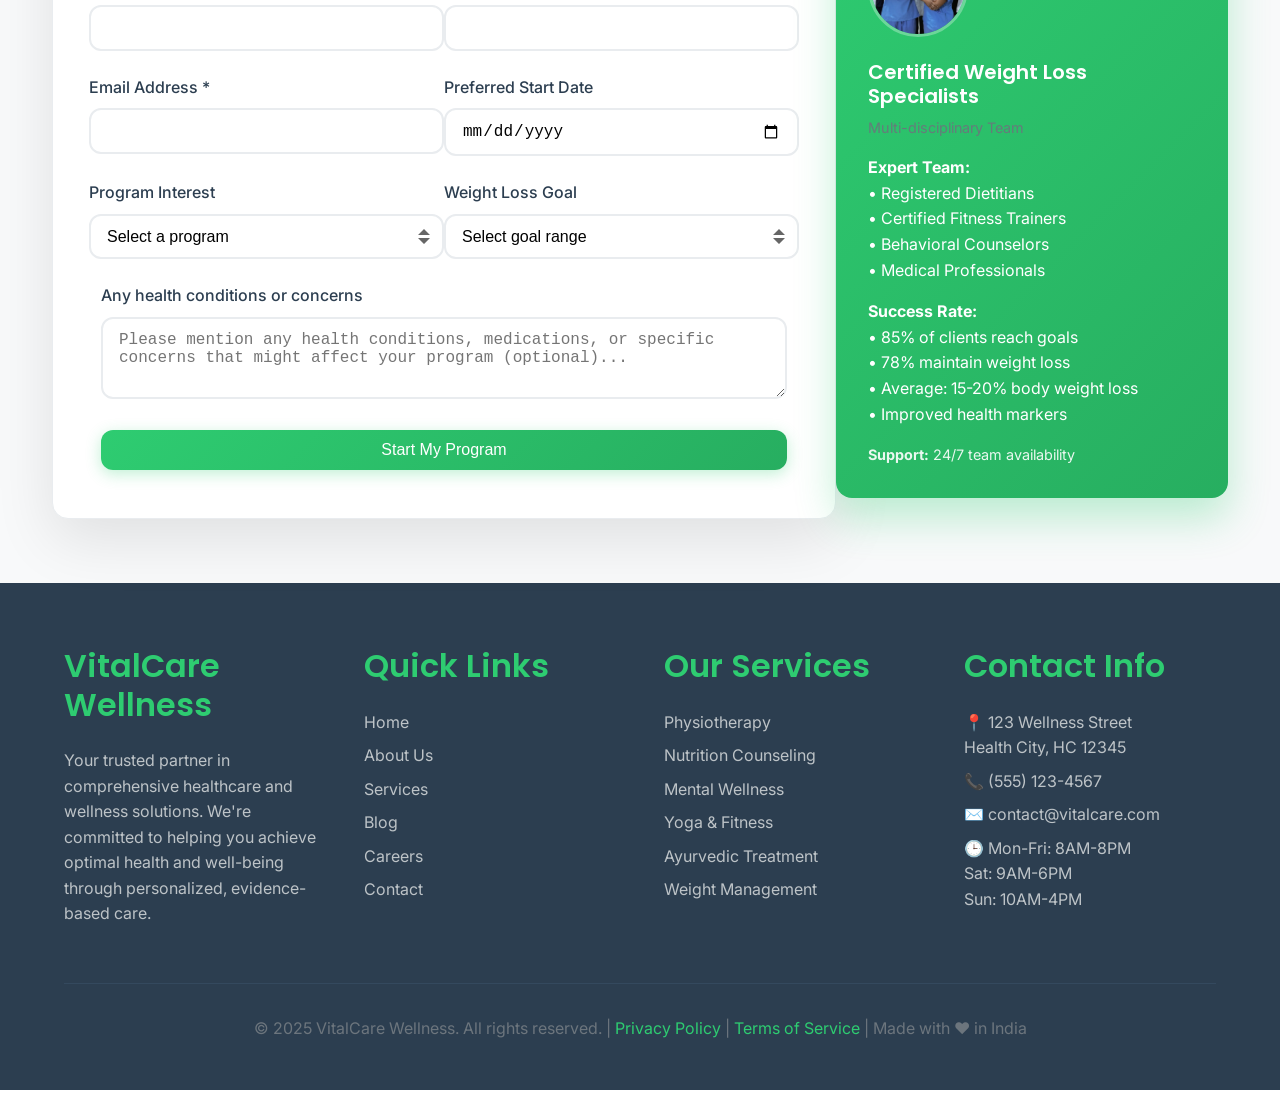
<file: services/weight-management.html>
<!DOCTYPE html>
<html lang="en">
<head>
    <meta charset="UTF-8">
    <meta name="viewport" content="width=device-width, initial-scale=1.0">
    <meta name="description" content="Professional weight management programs at VitalCare Wellness. Sustainable weight loss through nutrition, fitness, and behavioral counseling.">
    <meta name="keywords" content="weight loss, weight management, weight loss program, nutrition counseling, fitness coaching, healthy weight">
    <title>Weight Management - VitalCare Wellness</title>
    <link rel="stylesheet" href="../css/styles.css">
    <link rel="icon" type="image/x-icon" href="data:image/svg+xml,<svg xmlns='http://www.w3.org/2000/svg' viewBox='0 0 100 100'><text y='.9em' font-size='90'>🏥</text></svg>">
</head>
<body>
    <!-- Header -->
    <header class="header" id="header">
        <nav class="navbar container">
            <a href="../index.html" class="logo">VitalCare Wellness</a>
            
            <ul class="nav-menu">
                <li class="nav-item">
                    <a href="../index.html" class="nav-link">Home</a>
                </li>
                <li class="nav-item">
                    <a href="../about.html" class="nav-link">About Us</a>
                </li>
                <li class="nav-item dropdown">
                    <a href="../index.html#services" class="nav-link">Services ▾</a>
                    <ul class="dropdown-menu">
                        <li><a href="physiotherapy.html" class="dropdown-item"><span class="service-icon">🏃‍♂️</span> Physiotherapy</a></li>
                        <li><a href="nutrition.html" class="dropdown-item"><span class="service-icon">🥗</span> Nutrition Counseling</a></li>
                        <li><a href="mental-wellness.html" class="dropdown-item"><span class="service-icon">🧠</span> Mental Wellness</a></li>
                        <li><a href="yoga-fitness.html" class="dropdown-item"><span class="service-icon">🧘‍♀️</span> Yoga <li><a href="yoga-fitness.html" class="dropdown-item">Yoga & Fitness</a></li> Fitness</a></li>
                        <li><a href="ayurveda.html" class="dropdown-item"><span class="service-icon">🌿</span> Ayurvedic Treatment</a></li>
                        <li><a href="weight-management.html" class="dropdown-item"><span class="service-icon">⚖️</span> Weight Management</a></li>
                    </ul>
                </li>
                <li class="nav-item">
                    <a href="../blog.html" class="nav-link">Blog</a>
                </li>
                <li class="nav-item">
                    <a href="../career.html" class="nav-link">Careers</a>
                </li>
                <li class="nav-item">
                    <a href="../contact.html" class="nav-link">Contact</a>
                </li>
                <li class="nav-item">
                    <a href="../index.html#appointment" class="btn btn-primary">Book Appointment</a>
                </li>
            </ul>
            
            <button class="mobile-menu-toggle">☰</button>
        </nav>
    </header>

    <!-- Hero Section -->
    <section class="hero" style="background: linear-gradient(135deg, rgba(46, 204, 113, 0.9), rgba(39, 174, 96, 0.85)), url('../images/service-weight-management.jpg') center/cover; min-height: 60vh;">
        <div class="container">
            <div class="hero-content" style="padding-top: 100px; text-align: center; background: rgba(255, 255, 255, 0.95); padding: 3rem; border-radius: 1rem; box-shadow: 0 20px 60px rgba(0, 0, 0, 0.2);">
                <h1 class="hero-title" style="font-size: 3rem; margin-bottom: 1rem; color: #2c3e50;">Sustainable Weight Management</h1>
                <p class="hero-subtitle" style="font-size: 1.25rem; max-width: 800px; margin: 0 auto 2rem; color: #6c757d;">Achieve and maintain your ideal weight through our comprehensive program combining nutrition, fitness, and behavioral coaching.</p>
                <a href="#appointment" class="btn btn-primary">Start Your Transformation</a>
            </div>
        </div>
    </section>

    <!-- Service Overview -->
    <section class="section">
        <div class="container">
            <div class="row">
                <div class="col-6">
                    <h2>Long-term Success, Not Quick Fixes</h2>
                    <p>Our weight management program is designed for sustainable success, not temporary results. We combine evidence-based nutrition, personalized fitness plans, and behavioral counseling to help you achieve lasting lifestyle changes that support your health goals.</p>
                    
                    <h3>Comprehensive Approach</h3>
                    <p>We address all aspects of weight management: nutrition education, physical activity, behavioral patterns, stress management, and emotional eating. Our multi-disciplinary team ensures you have the tools and support needed for permanent transformation.</p>
                </div>
                <div class="col-6">
                    <img src="../images/service-weight-management.jpg" alt="Weight Management Program" style="width: 100%; border-radius: var(--border-radius-lg); box-shadow: 0 10px 30px rgba(0, 0, 0, 0.1);">
                </div>
            </div>
        </div>
    </section>

    <!-- Program Components -->
    <section class="section bg-light">
        <div class="container">
            <div class="section-title">
                <h2>Complete Weight Management Program</h2>
                <p class="section-subtitle">Our integrated approach addresses all factors influencing your weight and overall health.</p>
            </div>
            
            <div class="features-grid">
                <div class="feature-card">
                    <div class="feature-icon">🍽️</div>
                    <h3>Nutrition Planning</h3>
                    <p>Customized meal plans and nutrition education tailored to your preferences, lifestyle, and metabolic needs.</p>
                </div>
                
                <div class="feature-card">
                    <div class="feature-icon">🏃</div>
                    <h3>Exercise Prescription</h3>
                    <p>Personalized fitness programs that are enjoyable and sustainable, combining cardio, strength, and flexibility training.</p>
                </div>
                
                <div class="feature-card">
                    <div class="feature-icon">🧠</div>
                    <h3>Behavioral Coaching</h3>
                    <p>Address emotional eating, develop healthy coping strategies, and create lasting behavioral changes.</p>
                </div>
                
                <div class="feature-card">
                    <div class="feature-icon">📊</div>
                    <h3>Progress Tracking</h3>
                    <p>Regular monitoring of weight, measurements, body composition, and health markers to ensure steady progress.</p>
                </div>
                
                <div class="feature-card">
                    <div class="feature-icon">💬</div>
                    <h3>Ongoing Support</h3>
                    <p>Regular check-ins, group sessions, and continuous guidance to help you overcome challenges and stay motivated.</p>
                </div>
                
                <div class="feature-card">
                    <div class="feature-icon">🎯</div>
                    <h3>Goal Setting</h3>
                    <p>Realistic, measurable goals broken down into achievable milestones with celebration of progress along the way.</p>
                </div>
            </div>
        </div>
    </section>

    <!-- Success Stories -->
    <section class="section testimonials">
        <div class="container">
            <div class="section-title">
                <h2>Client Success Stories</h2>
                <p class="section-subtitle">Real transformations achieved through our comprehensive weight management approach.</p>
            </div>
            
            <div class="row">
                <div class="col-4">
                    <div style="background: var(--white); padding: 2rem; border-radius: var(--border-radius-lg); box-shadow: 0 10px 30px rgba(0, 0, 0, 0.1); text-align: center;">
                        <div style="color: var(--primary-green); font-size: 2rem; margin-bottom: 1rem;">⭐⭐⭐⭐⭐</div>
                        <p style="font-style: italic; margin-bottom: 1.5rem; color: var(--text-light);">"I lost 45 pounds and kept it off for over two years! The program wasn't just about dieting - it taught me how to live a healthier lifestyle. The support I received was incredible."</p>
                        <h4 style="color: var(--text-dark);">Jennifer M.</h4>
                        <p style="color: var(--text-light); font-size: 0.9rem;">Lost 45 lbs in 8 months</p>
                    </div>
                </div>
                
                <div class="col-4">
                    <div style="background: var(--white); padding: 2rem; border-radius: var(--border-radius-lg); box-shadow: 0 10px 30px rgba(0, 0, 0, 0.1); text-align: center;">
                        <div style="color: var(--primary-green); font-size: 2rem; margin-bottom: 1rem;">⭐⭐⭐⭐⭐</div>
                        <p style="font-style: italic; margin-bottom: 1.5rem; color: var(--text-light);">"After struggling with yo-yo dieting for years, this program finally gave me the tools for lasting change. I feel confident and healthy for the first time in my adult life."</p>
                        <h4 style="color: var(--text-dark);">Michael R.</h4>
                        <p style="color: var(--text-light); font-size: 0.9rem;">Lost 60 lbs in 10 months</p>
                    </div>
                </div>
                
                <div class="col-4">
                    <div style="background: var(--white); padding: 2rem; border-radius: var(--border-radius-lg); box-shadow: 0 10px 30px rgba(0, 0, 0, 0.1); text-align: center;">
                        <div style="color: var(--primary-green); font-size: 2rem; margin-bottom: 1rem;">⭐⭐⭐⭐⭐</div>
                        <p style="font-style: italic; margin-bottom: 1.5rem; color: var(--text-light);">"The behavioral counseling was a game-changer. I learned to manage stress without turning to food. The program addressed all the reasons I struggled with weight."</p>
                        <h4 style="color: var(--text-dark);">Sarah K.</h4>
                        <p style="color: var(--text-light); font-size: 0.9rem;">Lost 35 lbs in 6 months</p>
                    </div>
                </div>
            </div>
        </div>
    </section>

    <!-- Program Packages -->
    <section class="section bg-light">
        <div class="container">
            <div class="section-title">
                <h2>Weight Management Program Options</h2>
                <p class="section-subtitle">Choose the program that best fits your needs and goals.</p>
            </div>
            
            <div class="row">
                <div class="col-4">
                    <div style="background: var(--white); padding: 2rem; border-radius: var(--border-radius-lg); box-shadow: 0 10px 30px rgba(0, 0, 0, 0.1); text-align: center; border: 2px solid var(--border-light);">
                        <h3 style="color: var(--text-dark); margin-bottom: 1rem;">Basic Program</h3>
                        <div style="font-size: 2.5rem; font-weight: 600; color: var(--primary-green); margin-bottom: 1rem;">$300</div>
                        <p style="color: var(--text-light); margin-bottom: 1.5rem;">3-month starter program</p>
                        <ul style="color: var(--text-light); text-align: left; line-height: 2; margin-bottom: 2rem;">
                            <li>✓ Initial health assessment</li>
                            <li>✓ Personalized meal plan</li>
                            <li>✓ Basic exercise routine</li>
                            <li>✓ Monthly check-ins</li>
                            <li>✓ Educational resources</li>
                        </ul>
                        <a href="#appointment" class="btn btn-outline w-100">Get Started</a>
                    </div>
                </div>
                
                <div class="col-4">
                    <div style="background: linear-gradient(135deg, var(--primary-green), var(--secondary-green)); padding: 2rem; border-radius: var(--border-radius-lg); box-shadow: 0 20px 40px rgba(46, 204, 113, 0.3); text-align: center; color: var(--white); transform: scale(1.05); position: relative;">
                        <div style="position: absolute; top: -10px; left: 50%; transform: translateX(-50%); background: var(--accent-orange); color: var(--white); padding: 0.5rem 1rem; border-radius: 20px; font-size: 0.8rem; font-weight: 600;">Most Popular</div>
                        <h3 style="color: var(--white); margin-bottom: 1rem;">Comprehensive Program</h3>
                        <div style="font-size: 2.5rem; font-weight: 600; margin-bottom: 1rem;">$900</div>
                        <p style="color: rgba(255,255,255,0.9); margin-bottom: 1.5rem;">6-month complete transformation</p>
                        <ul style="color: rgba(255,255,255,0.9); text-align: left; line-height: 2; margin-bottom: 2rem;">
                            <li>✓ Comprehensive health assessment</li>
                            <li>✓ Custom nutrition & fitness plans</li>
                            <li>✓ Bi-weekly consultations</li>
                            <li>✓ Behavioral counseling</li>
                            <li>✓ Progress tracking & analysis</li>
                            <li>✓ Maintenance planning</li>
                            <li>✓ Group support sessions</li>
                        </ul>
                        <a href="#appointment" class="btn btn-secondary w-100">Choose Plan</a>
                    </div>
                </div>
                
                <div class="col-4">
                    <div style="background: var(--white); padding: 2rem; border-radius: var(--border-radius-lg); box-shadow: 0 10px 30px rgba(0, 0, 0, 0.1); text-align: center; border: 2px solid var(--border-light);">
                        <h3 style="color: var(--text-dark); margin-bottom: 1rem;">VIP Program</h3>
                        <div style="font-size: 2.5rem; font-weight: 600; color: var(--primary-green); margin-bottom: 1rem;">$1,800</div>
                        <p style="color: var(--text-light); margin-bottom: 1.5rem;">12-month premium program</p>
                        <ul style="color: var(--text-light); text-align: left; line-height: 2; margin-bottom: 2rem;">
                            <li>✓ Everything in comprehensive program</li>
                            <li>✓ Weekly one-on-one sessions</li>
                            <li>✓ Personal training sessions</li>
                            <li>✓ Body composition analysis</li>
                            <li>✓ Metabolic testing</li>
                            <li>✓ 24/7 support access</li>
                            <li>✓ Family nutrition planning</li>
                        </ul>
                        <a href="#appointment" class="btn btn-outline w-100">Go Premium</a>
                    </div>
                </div>
            </div>
        </div>
    </section>

    <!-- FAQ Section -->
    <section class="section">
        <div class="container">
            <div class="section-title">
                <h2>Frequently Asked Questions</h2>
                <p class="section-subtitle">Common questions about our weight management program and approach.</p>
            </div>
            
            <div class="faq-accordion">
                <div class="faq-item">
                    <button class="faq-question">
                        <span>How much weight can I expect to lose?</span>
                        <span class="faq-icon">▼</span>
                    </button>
                    <div class="faq-answer">
                        <p>Healthy weight loss is typically 1-2 pounds per week. Individual results vary based on starting weight, adherence to the program, and personal factors. Our focus is on sustainable, long-term results rather than rapid weight loss.</p>
                    </div>
                </div>
                
                <div class="faq-item">
                    <button class="faq-question">
                        <span>Do I have to follow a specific diet?</span>
                        <span class="faq-icon">▼</span>
                    </button>
                    <div class="faq-answer">
                        <p>No rigid diets! We create flexible meal plans based on your preferences, cultural background, and lifestyle. The goal is to develop sustainable eating patterns you can maintain long-term, not temporary restrictions.</p>
                    </div>
                </div>
                
                <div class="faq-item">
                    <button class="faq-question">
                        <span>What if I have medical conditions?</span>
                        <span class="faq-icon">▼</span>
                    </button>
                    <div class="faq-answer">
                        <p>Our program is designed to accommodate various medical conditions. We work with your healthcare providers and modify the program to ensure safety while addressing weight-related health concerns.</p>
                    </div>
                </div>
                
                <div class="faq-item">
                    <button class="faq-question">
                        <span>Is exercise required?</span>
                        <span class="faq-icon">▼</span>
                    </button>
                    <div class="faq-answer">
                        <p>Physical activity is important for health and weight management, but we tailor exercises to your fitness level and preferences. We focus on finding activities you enjoy and can maintain consistently.</p>
                    </div>
                </div>
                
                <div class="faq-item">
                    <button class="faq-question">
                        <span>What happens after I reach my goal weight?</span>
                        <span class="faq-icon">▼</span>
                    </button>
                    <div class="faq-answer">
                        <p>Maintenance is crucial! Our program includes strategies for long-term weight maintenance, including lifestyle habits, ongoing support, and periodic check-ins to help you sustain your results.</p>
                    </div>
                </div>
            </div>
        </div>
    </section>

    <!-- CTA Section -->
    <section id="appointment" class="section bg-light">
        <div class="container">
            <div class="section-title">
                <h2>Ready to Transform Your Health?</h2>
                <p class="section-subtitle">Take the first step towards sustainable weight loss and improved overall health.</p>
            </div>
            
            <div class="row">
                <div class="col-8">
                    <div style="background: var(--white); padding: 3rem; border-radius: var(--border-radius-lg); box-shadow: 0 20px 60px rgba(0, 0, 0, 0.1); border: 1px solid var(--border-light);">
                        <h3 style="color: var(--primary-green); margin-bottom: 2rem;">Start Your Weight Management Journey</h3>
                        <form>
                            <div class="row">
                                <div class="col-6">
                                    <div class="form-group">
                                        <label class="form-label">Full Name *</label>
                                        <input type="text" name="name" class="form-control" required>
                                    </div>
                                </div>
                                <div class="col-6">
                                    <div class="form-group">
                                        <label class="form-label">Phone Number *</label>
                                        <input type="tel" name="phone" class="form-control" required>
                                    </div>
                                </div>
                            </div>
                            
                            <div class="row">
                                <div class="col-6">
                                    <div class="form-group">
                                        <label class="form-label">Email Address *</label>
                                        <input type="email" name="email" class="form-control" required>
                                    </div>
                                </div>
                                <div class="col-6">
                                    <div class="form-group">
                                        <label class="form-label">Preferred Start Date</label>
                                        <input type="date" name="date" class="form-control">
                                    </div>
                                </div>
                            </div>
                            
                            <div class="row">
                                <div class="col-6">
                                    <div class="form-group">
                                        <label class="form-label">Program Interest</label>
                                        <select name="program" class="form-control form-select">
                                            <option value="">Select a program</option>
                                            <option value="Basic">Basic Program - $300</option>
                                            <option value="Comprehensive">Comprehensive Program - $900</option>
                                            <option value="VIP">VIP Program - $1,800</option>
                                            <option value="Consultation">Initial Consultation</option>
                                        </select>
                                    </div>
                                </div>
                                <div class="col-6">
                                    <div class="form-group">
                                        <label class="form-label">Weight Loss Goal</label>
                                        <select name="goal" class="form-control form-select">
                                            <option value="">Select goal range</option>
                                            <option value="10-25">10-25 pounds</option>
                                            <option value="25-50">25-50 pounds</option>
                                            <option value="50-75">50-75 pounds</option>
                                            <option value="75+">75+ pounds</option>
                                            <option value="Maintenance">Weight Maintenance</option>
                                        </select>
                                    </div>
                                </div>
                            </div>
                            
                            <div class="form-group">
                                <label class="form-label">Any health conditions or concerns</label>
                                <textarea name="health" class="form-control" rows="3" placeholder="Please mention any health conditions, medications, or specific concerns that might affect your program (optional)..."></textarea>
                            </div>
                            
                            <button type="submit" class="btn btn-primary w-100">Start My Program</button>
                        </form>
                    </div>
                </div>
                
                <div class="col-4">
                    <div style="background: linear-gradient(135deg, var(--primary-green), var(--secondary-green)); color: var(--white); padding: 2rem; border-radius: var(--border-radius-lg); box-shadow: 0 20px 40px rgba(46, 204, 113, 0.3);">
                        <h4 style="margin-bottom: 1.5rem;">Your Weight Loss Team</h4>
                        <img src="../images/team-member.jpg" alt="Weight Loss Specialist" style="width: 100px; height: 100px; border-radius: 50%; object-fit: cover; margin-bottom: 1rem; border: 3px solid rgba(255,255,255,0.3);">
                        <h5 style="margin-bottom: 0.5rem;">Certified Weight Loss Specialists</h5>
                        <p style="margin-bottom: 1rem; font-size: 0.9rem; opacity: 0.9;">Multi-disciplinary Team</p>
                        
                        <div style="margin-bottom: 1rem;">
                            <strong>Expert Team:</strong><br>
                            • Registered Dietitians<br>
                            • Certified Fitness Trainers<br>
                            • Behavioral Counselors<br>
                            • Medical Professionals
                        </div>
                        
                        <div style="margin-bottom: 1rem;">
                            <strong>Success Rate:</strong><br>
                            • 85% of clients reach goals<br>
                            • 78% maintain weight loss<br>
                            • Average: 15-20% body weight loss<br>
                            • Improved health markers
                        </div>
                        
                        <div style="font-size: 0.9rem; opacity: 0.9;">
                            <strong>Support:</strong> 24/7 team availability
                        </div>
                    </div>
                </div>
            </div>
        </div>
    </section>

    <!-- Footer -->
    <footer class="footer">
        <div class="container">
            <div class="footer-content">
                <div class="footer-section">
                    <h3>VitalCare Wellness</h3>
                    <p>Your trusted partner in comprehensive healthcare and wellness solutions. We're committed to helping you achieve optimal health and well-being through personalized, evidence-based care.</p>
                </div>
                
                <div class="footer-section">
                    <h3>Quick Links</h3>
                    <ul class="footer-links">
                        <li><a href="../index.html">Home</a></li>
                        <li><a href="../about.html">About Us</a></li>
                        <li><a href="../index.html#services">Services</a></li>
                        <li><a href="../blog.html">Blog</a></li>
                        <li><a href="../career.html">Careers</a></li>
                        <li><a href="../contact.html">Contact</a></li>
                    </ul>
                </div>
                
                <div class="footer-section">
                    <h3>Our Services</h3>
                    <ul class="footer-links">
                        <li><a href="physiotherapy.html">Physiotherapy</a></li>
                        <li><a href="nutrition.html">Nutrition Counseling</a></li>
                        <li><a href="mental-wellness.html">Mental Wellness</a></li>
                        <li><a href="yoga-fitness.html">Yoga & Fitness</a></li>
                        <li><a href="ayurveda.html">Ayurvedic Treatment</a></li>
                        <li><a href="weight-management.html">Weight Management</a></li>
                    </ul>
                </div>
                
                <div class="footer-section">
                    <h3>Contact Info</h3>
                    <p>📍 123 Wellness Street<br>Health City, HC 12345</p>
                    <p>📞 (555) 123-4567</p>
                    <p>✉️ contact@vitalcare.com</p>
                    <p>🕒 Mon-Fri: 8AM-8PM<br>Sat: 9AM-6PM<br>Sun: 10AM-4PM</p>
                </div>
            </div>
            
            <div class="footer-bottom">
                <p>&copy; 2025 VitalCare Wellness. All rights reserved. | <a href="../privacy.html">Privacy Policy</a> | <a href="../terms.html">Terms of Service</a> | Made with ❤️ in India</p>
            </div>
        </div>
    </footer>

    <!-- WhatsApp Button -->
    <a href="#" class="whatsapp-btn" title="Chat with us on WhatsApp">💬</a>

    <script src="../js/main.js"></script>
</body>
</html>
</file>
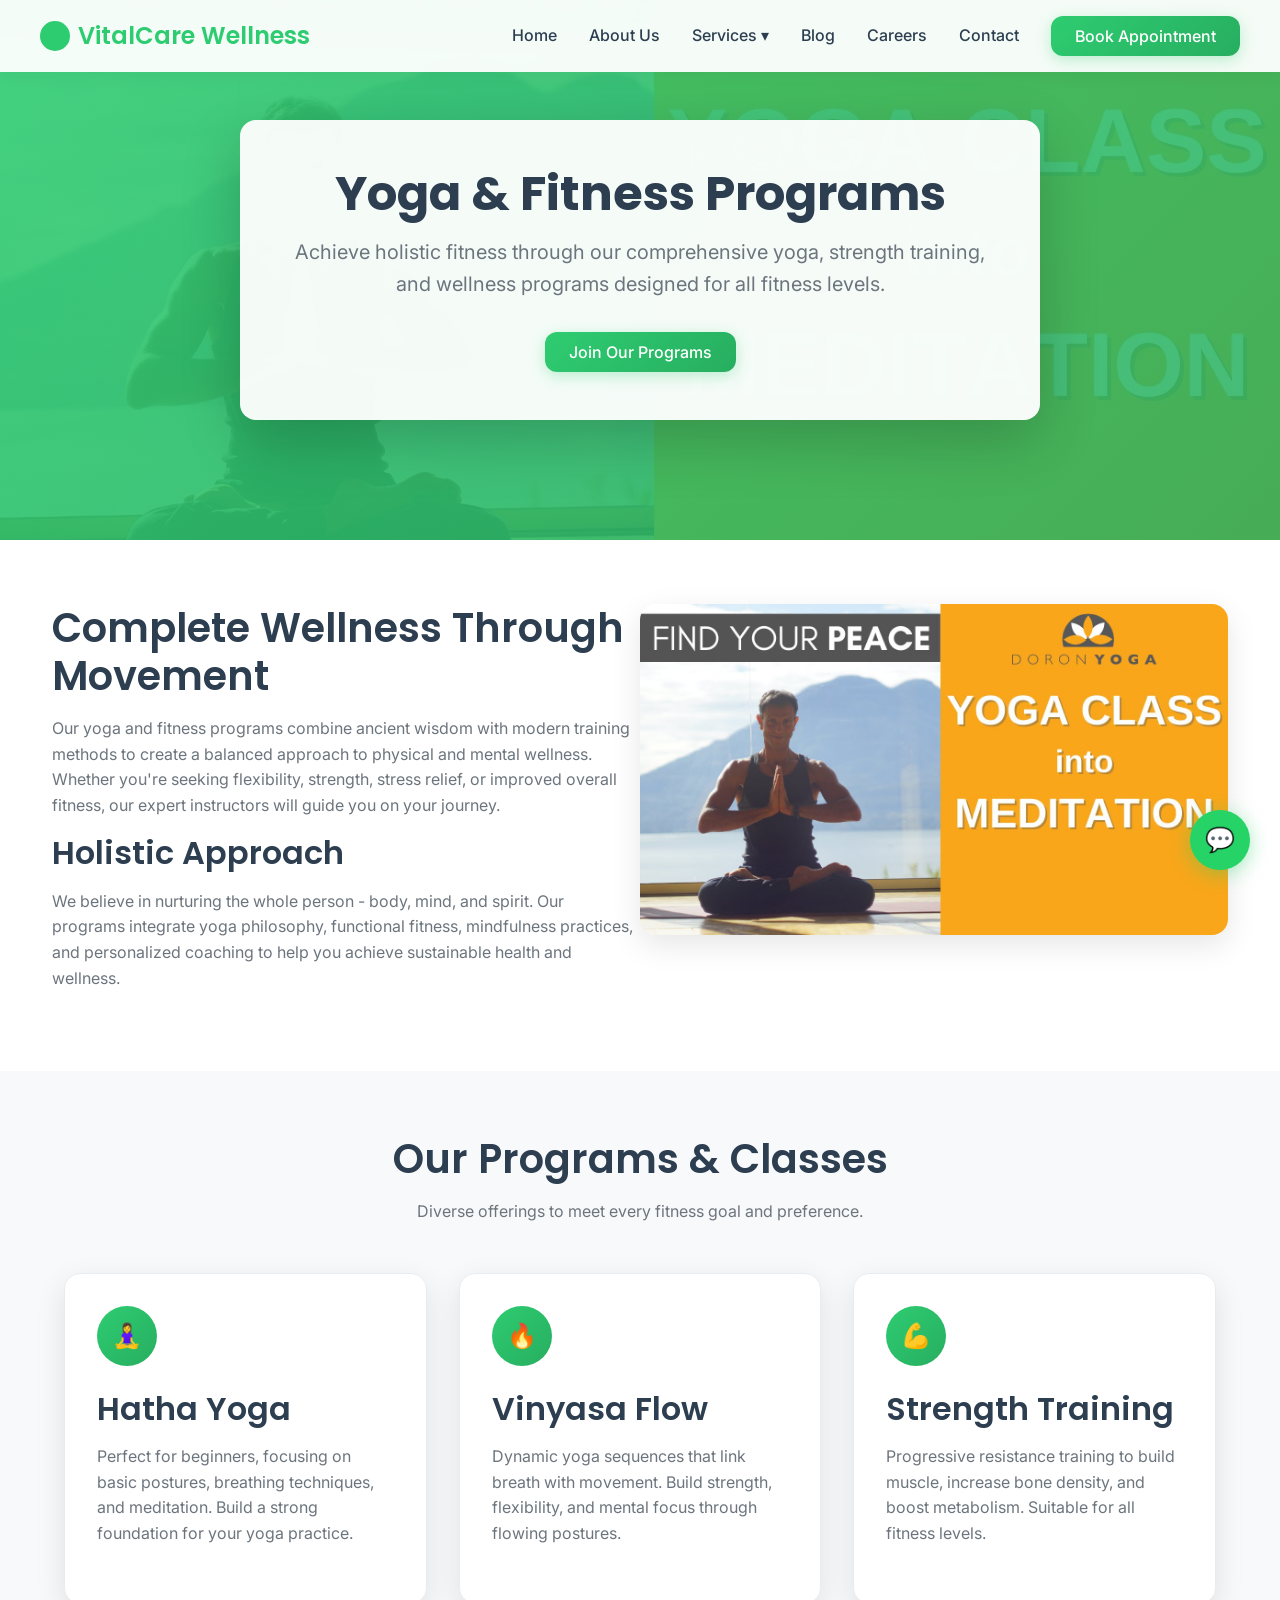
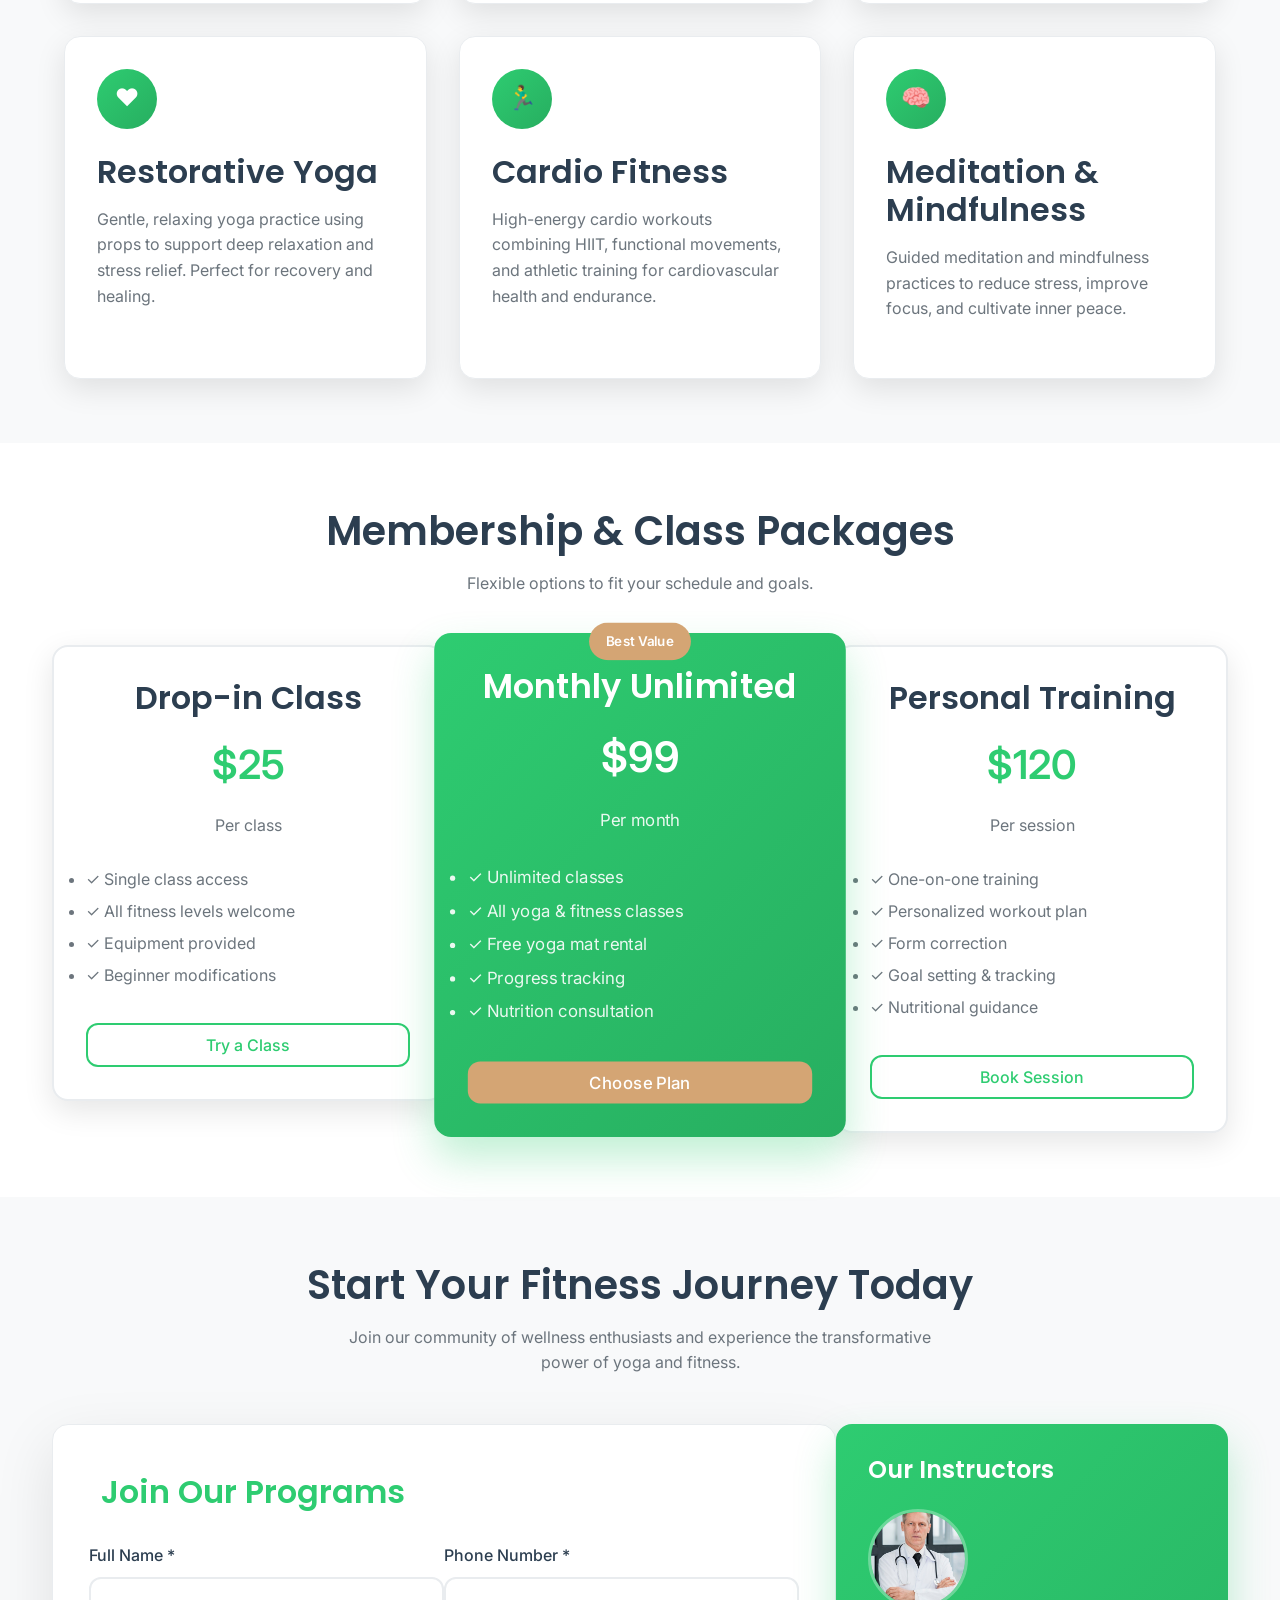
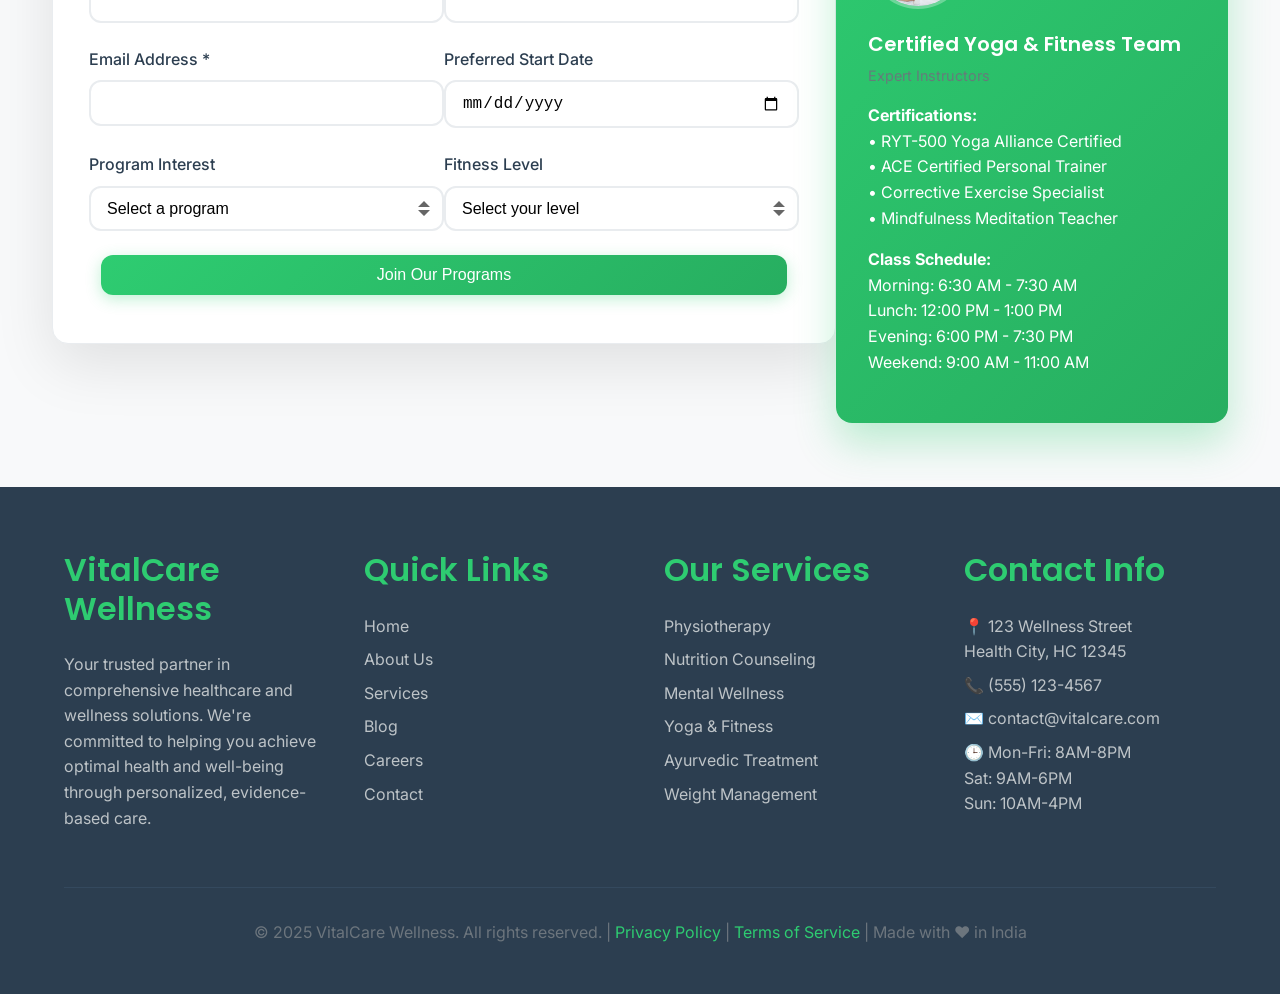
<file: services/yoga-fitness.html>
<!DOCTYPE html>
<html lang="en">
<head>
    <meta charset="UTF-8">
    <meta name="viewport" content="width=device-width, initial-scale=1.0">
    <meta name="description" content="Yoga and fitness programs at VitalCare Wellness. Expert instructors for yoga classes, strength training, and holistic fitness solutions.">
    <meta name="keywords" content="yoga classes, fitness training, strength training, meditation, flexibility, wellness fitness">
    <title>Yoga & Fitness - VitalCare Wellness</title>
    <link rel="stylesheet" href="../css/styles.css">
    <link rel="icon" type="image/x-icon" href="data:image/svg+xml,<svg xmlns='http://www.w3.org/2000/svg' viewBox='0 0 100 100'><text y='.9em' font-size='90'>🏥</text></svg>">
</head>
<body>
    <!-- Header -->
    <header class="header" id="header">
        <nav class="navbar container">
            <a href="../index.html" class="logo">VitalCare Wellness</a>
            
            <ul class="nav-menu">
                <li class="nav-item">
                    <a href="../index.html" class="nav-link">Home</a>
                </li>
                <li class="nav-item">
                    <a href="../about.html" class="nav-link">About Us</a>
                </li>
                <li class="nav-item dropdown">
                    <a href="../index.html#services" class="nav-link">Services ▾</a>
                    <ul class="dropdown-menu">
                        <li><a href="physiotherapy.html" class="dropdown-item"><span class="service-icon">🏃‍♂️</span> Physiotherapy</a></li>
                        <li><a href="nutrition.html" class="dropdown-item"><span class="service-icon">🥗</span> Nutrition Counseling</a></li>
                        <li><a href="mental-wellness.html" class="dropdown-item"><span class="service-icon">🧠</span> Mental Wellness</a></li>
                        <li><a href="yoga-fitness.html" class="dropdown-item"><span class="service-icon">🧘‍♀️</span> Yoga <li><a href="yoga-fitness.html" class="dropdown-item">Yoga & Fitness</a></li> Fitness</a></li>
                        <li><a href="ayurveda.html" class="dropdown-item"><span class="service-icon">🌿</span> Ayurvedic Treatment</a></li>
                        <li><a href="weight-management.html" class="dropdown-item"><span class="service-icon">⚖️</span> Weight Management</a></li>
                    </ul>
                </li>
                <li class="nav-item">
                    <a href="../blog.html" class="nav-link">Blog</a>
                </li>
                <li class="nav-item">
                    <a href="../career.html" class="nav-link">Careers</a>
                </li>
                <li class="nav-item">
                    <a href="../contact.html" class="nav-link">Contact</a>
                </li>
                <li class="nav-item">
                    <a href="../index.html#appointment" class="btn btn-primary">Book Appointment</a>
                </li>
            </ul>
            
            <button class="mobile-menu-toggle">☰</button>
        </nav>
    </header>

    <!-- Hero Section -->
    <section class="hero" style="background: linear-gradient(135deg, rgba(46, 204, 113, 0.9), rgba(39, 174, 96, 0.85)), url('../images/service-yoga-fitness.jpg') center/cover; min-height: 60vh;">
        <div class="container">
            <div class="hero-content" style="padding-top: 100px; text-align: center; background: rgba(255, 255, 255, 0.95); padding: 3rem; border-radius: 1rem; box-shadow: 0 20px 60px rgba(0, 0, 0, 0.2);">
                <h1 class="hero-title" style="font-size: 3rem; margin-bottom: 1rem; color: #2c3e50;">Yoga & Fitness Programs</h1>
                <p class="hero-subtitle" style="font-size: 1.25rem; max-width: 800px; margin: 0 auto 2rem; color: #6c757d;">Achieve holistic fitness through our comprehensive yoga, strength training, and wellness programs designed for all fitness levels.</p>
                <a href="#appointment" class="btn btn-primary">Join Our Programs</a>
            </div>
        </div>
    </section>

    <!-- Service Overview -->
    <section class="section">
        <div class="container">
            <div class="row">
                <div class="col-6">
                    <h2>Complete Wellness Through Movement</h2>
                    <p>Our yoga and fitness programs combine ancient wisdom with modern training methods to create a balanced approach to physical and mental wellness. Whether you're seeking flexibility, strength, stress relief, or improved overall fitness, our expert instructors will guide you on your journey.</p>
                    
                    <h3>Holistic Approach</h3>
                    <p>We believe in nurturing the whole person - body, mind, and spirit. Our programs integrate yoga philosophy, functional fitness, mindfulness practices, and personalized coaching to help you achieve sustainable health and wellness.</p>
                </div>
                <div class="col-6">
                    <img src="../images/service-yoga-fitness.jpg" alt="Yoga and Fitness Class" style="width: 100%; border-radius: var(--border-radius-lg); box-shadow: 0 10px 30px rgba(0, 0, 0, 0.1);">
                </div>
            </div>
        </div>
    </section>

    <!-- Programs Offered -->
    <section class="section bg-light">
        <div class="container">
            <div class="section-title">
                <h2>Our Programs & Classes</h2>
                <p class="section-subtitle">Diverse offerings to meet every fitness goal and preference.</p>
            </div>
            
            <div class="services-grid">
                <div class="service-card">
                    <div class="service-content">
                        <div class="service-icon">🧘‍♀️</div>
                        <h3 class="service-title">Hatha Yoga</h3>
                        <p class="service-description">Perfect for beginners, focusing on basic postures, breathing techniques, and meditation. Build a strong foundation for your yoga practice.</p>
                    </div>
                </div>
                
                <div class="service-card">
                    <div class="service-content">
                        <div class="service-icon">🔥</div>
                        <h3 class="service-title">Vinyasa Flow</h3>
                        <p class="service-description">Dynamic yoga sequences that link breath with movement. Build strength, flexibility, and mental focus through flowing postures.</p>
                    </div>
                </div>
                
                <div class="service-card">
                    <div class="service-content">
                        <div class="service-icon">💪</div>
                        <h3 class="service-title">Strength Training</h3>
                        <p class="service-description">Progressive resistance training to build muscle, increase bone density, and boost metabolism. Suitable for all fitness levels.</p>
                    </div>
                </div>
                
                <div class="service-card">
                    <div class="service-content">
                        <div class="service-icon">❤️</div>
                        <h3 class="service-title">Restorative Yoga</h3>
                        <p class="service-description">Gentle, relaxing yoga practice using props to support deep relaxation and stress relief. Perfect for recovery and healing.</p>
                    </div>
                </div>
                
                <div class="service-card">
                    <div class="service-content">
                        <div class="service-icon">🏃‍♂️</div>
                        <h3 class="service-title">Cardio Fitness</h3>
                        <p class="service-description">High-energy cardio workouts combining HIIT, functional movements, and athletic training for cardiovascular health and endurance.</p>
                    </div>
                </div>
                
                <div class="service-card">
                    <div class="service-content">
                        <div class="service-icon">🧠</div>
                        <h3 class="service-title">Meditation & Mindfulness</h3>
                        <p class="service-description">Guided meditation and mindfulness practices to reduce stress, improve focus, and cultivate inner peace.</p>
                    </div>
                </div>
            </div>
        </div>
    </section>

    <!-- Pricing Plans -->
    <section class="section">
        <div class="container">
            <div class="section-title">
                <h2>Membership & Class Packages</h2>
                <p class="section-subtitle">Flexible options to fit your schedule and goals.</p>
            </div>
            
            <div class="row">
                <div class="col-4">
                    <div style="background: var(--white); padding: 2rem; border-radius: var(--border-radius-lg); box-shadow: 0 10px 30px rgba(0, 0, 0, 0.1); text-align: center; border: 2px solid var(--border-light);">
                        <h3 style="color: var(--text-dark); margin-bottom: 1rem;">Drop-in Class</h3>
                        <div style="font-size: 2.5rem; font-weight: 600; color: var(--primary-green); margin-bottom: 1rem;">$25</div>
                        <p style="color: var(--text-light); margin-bottom: 1.5rem;">Per class</p>
                        <ul style="color: var(--text-light); text-align: left; line-height: 2; margin-bottom: 2rem;">
                            <li>✓ Single class access</li>
                            <li>✓ All fitness levels welcome</li>
                            <li>✓ Equipment provided</li>
                            <li>✓ Beginner modifications</li>
                        </ul>
                        <a href="#appointment" class="btn btn-outline w-100">Try a Class</a>
                    </div>
                </div>
                
                <div class="col-4">
                    <div style="background: linear-gradient(135deg, var(--primary-green), var(--secondary-green)); padding: 2rem; border-radius: var(--border-radius-lg); box-shadow: 0 20px 40px rgba(46, 204, 113, 0.3); text-align: center; color: var(--white); transform: scale(1.05); position: relative;">
                        <div style="position: absolute; top: -10px; left: 50%; transform: translateX(-50%); background: var(--accent-orange); color: var(--white); padding: 0.5rem 1rem; border-radius: 20px; font-size: 0.8rem; font-weight: 600;">Best Value</div>
                        <h3 style="color: var(--white); margin-bottom: 1rem;">Monthly Unlimited</h3>
                        <div style="font-size: 2.5rem; font-weight: 600; margin-bottom: 1rem;">$99</div>
                        <p style="color: rgba(255,255,255,0.9); margin-bottom: 1.5rem;">Per month</p>
                        <ul style="color: rgba(255,255,255,0.9); text-align: left; line-height: 2; margin-bottom: 2rem;">
                            <li>✓ Unlimited classes</li>
                            <li>✓ All yoga & fitness classes</li>
                            <li>✓ Free yoga mat rental</li>
                            <li>✓ Progress tracking</li>
                            <li>✓ Nutrition consultation</li>
                        </ul>
                        <a href="#appointment" class="btn btn-secondary w-100">Choose Plan</a>
                    </div>
                </div>
                
                <div class="col-4">
                    <div style="background: var(--white); padding: 2rem; border-radius: var(--border-radius-lg); box-shadow: 0 10px 30px rgba(0, 0, 0, 0.1); text-align: center; border: 2px solid var(--border-light);">
                        <h3 style="color: var(--text-dark); margin-bottom: 1rem;">Personal Training</h3>
                        <div style="font-size: 2.5rem; font-weight: 600; color: var(--primary-green); margin-bottom: 1rem;">$120</div>
                        <p style="color: var(--text-light); margin-bottom: 1.5rem;">Per session</p>
                        <ul style="color: var(--text-light); text-align: left; line-height: 2; margin-bottom: 2rem;">
                            <li>✓ One-on-one training</li>
                            <li>✓ Personalized workout plan</li>
                            <li>✓ Form correction</li>
                            <li>✓ Goal setting & tracking</li>
                            <li>✓ Nutritional guidance</li>
                        </ul>
                        <a href="#appointment" class="btn btn-outline w-100">Book Session</a>
                    </div>
                </div>
            </div>
        </div>
    </section>

    <!-- CTA Section -->
    <section id="appointment" class="section bg-light">
        <div class="container">
            <div class="section-title">
                <h2>Start Your Fitness Journey Today</h2>
                <p class="section-subtitle">Join our community of wellness enthusiasts and experience the transformative power of yoga and fitness.</p>
            </div>
            
            <div class="row">
                <div class="col-8">
                    <div style="background: var(--white); padding: 3rem; border-radius: var(--border-radius-lg); box-shadow: 0 20px 60px rgba(0, 0, 0, 0.1); border: 1px solid var(--border-light);">
                        <h3 style="color: var(--primary-green); margin-bottom: 2rem;">Join Our Programs</h3>
                        <form>
                            <div class="row">
                                <div class="col-6">
                                    <div class="form-group">
                                        <label class="form-label">Full Name *</label>
                                        <input type="text" name="name" class="form-control" required>
                                    </div>
                                </div>
                                <div class="col-6">
                                    <div class="form-group">
                                        <label class="form-label">Phone Number *</label>
                                        <input type="tel" name="phone" class="form-control" required>
                                    </div>
                                </div>
                            </div>
                            
                            <div class="row">
                                <div class="col-6">
                                    <div class="form-group">
                                        <label class="form-label">Email Address *</label>
                                        <input type="email" name="email" class="form-control" required>
                                    </div>
                                </div>
                                <div class="col-6">
                                    <div class="form-group">
                                        <label class="form-label">Preferred Start Date</label>
                                        <input type="date" name="date" class="form-control">
                                    </div>
                                </div>
                            </div>
                            
                            <div class="row">
                                <div class="col-6">
                                    <div class="form-group">
                                        <label class="form-label">Program Interest</label>
                                        <select name="program" class="form-control form-select">
                                            <option value="">Select a program</option>
                                            <option value="Drop-in">Drop-in Classes - $25</option>
                                            <option value="Monthly">Monthly Unlimited - $99</option>
                                            <option value="Personal">Personal Training - $120</option>
                                            <option value="Beginner">Beginner Yoga</option>
                                            <option value="Advanced">Advanced Vinyasa</option>
                                            <option value="Strength">Strength Training</option>
                                        </select>
                                    </div>
                                </div>
                                <div class="col-6">
                                    <div class="form-group">
                                        <label class="form-label">Fitness Level</label>
                                        <select name="level" class="form-control form-select">
                                            <option value="">Select your level</option>
                                            <option value="Beginner">Beginner</option>
                                            <option value="Intermediate">Intermediate</option>
                                            <option value="Advanced">Advanced</option>
                                        </select>
                                    </div>
                                </div>
                            </div>
                            
                            <button type="submit" class="btn btn-primary w-100">Join Our Programs</button>
                        </form>
                    </div>
                </div>
                
                <div class="col-4">
                    <div style="background: linear-gradient(135deg, var(--primary-green), var(--secondary-green)); color: var(--white); padding: 2rem; border-radius: var(--border-radius-lg); box-shadow: 0 20px 40px rgba(46, 204, 113, 0.3);">
                        <h4 style="margin-bottom: 1.5rem;">Our Instructors</h4>
                        <img src="../images/doctor-male.jpg" alt="Yoga Instructor" style="width: 100px; height: 100px; border-radius: 50%; object-fit: cover; margin-bottom: 1rem; border: 3px solid rgba(255,255,255,0.3);">
                        <h5 style="margin-bottom: 0.5rem;">Certified Yoga & Fitness Team</h5>
                        <p style="margin-bottom: 1rem; font-size: 0.9rem; opacity: 0.9;">Expert Instructors</p>
                        
                        <div style="margin-bottom: 1rem;">
                            <strong>Certifications:</strong><br>
                            • RYT-500 Yoga Alliance Certified<br>
                            • ACE Certified Personal Trainer<br>
                            • Corrective Exercise Specialist<br>
                            • Mindfulness Meditation Teacher
                        </div>
                        
                        <div style="margin-bottom: 1rem;">
                            <strong>Class Schedule:</strong><br>
                            Morning: 6:30 AM - 7:30 AM<br>
                            Lunch: 12:00 PM - 1:00 PM<br>
                            Evening: 6:00 PM - 7:30 PM<br>
                            Weekend: 9:00 AM - 11:00 AM
                        </div>
                    </div>
                </div>
            </div>
        </div>
    </section>

    <!-- Footer -->
    <footer class="footer">
        <div class="container">
            <div class="footer-content">
                <div class="footer-section">
                    <h3>VitalCare Wellness</h3>
                    <p>Your trusted partner in comprehensive healthcare and wellness solutions. We're committed to helping you achieve optimal health and well-being through personalized, evidence-based care.</p>
                </div>
                
                <div class="footer-section">
                    <h3>Quick Links</h3>
                    <ul class="footer-links">
                        <li><a href="../index.html">Home</a></li>
                        <li><a href="../about.html">About Us</a></li>
                        <li><a href="../index.html#services">Services</a></li>
                        <li><a href="../blog.html">Blog</a></li>
                        <li><a href="../career.html">Careers</a></li>
                        <li><a href="../contact.html">Contact</a></li>
                    </ul>
                </div>
                
                <div class="footer-section">
                    <h3>Our Services</h3>
                    <ul class="footer-links">
                        <li><a href="physiotherapy.html">Physiotherapy</a></li>
                        <li><a href="nutrition.html">Nutrition Counseling</a></li>
                        <li><a href="mental-wellness.html">Mental Wellness</a></li>
                        <li><a href="yoga-fitness.html">Yoga & Fitness</a></li>
                        <li><a href="ayurveda.html">Ayurvedic Treatment</a></li>
                        <li><a href="weight-management.html">Weight Management</a></li>
                    </ul>
                </div>
                
                <div class="footer-section">
                    <h3>Contact Info</h3>
                    <p>📍 123 Wellness Street<br>Health City, HC 12345</p>
                    <p>📞 (555) 123-4567</p>
                    <p>✉️ contact@vitalcare.com</p>
                    <p>🕒 Mon-Fri: 8AM-8PM<br>Sat: 9AM-6PM<br>Sun: 10AM-4PM</p>
                </div>
            </div>
            
            <div class="footer-bottom">
                <p>&copy; 2025 VitalCare Wellness. All rights reserved. | <a href="../privacy.html">Privacy Policy</a> | <a href="../terms.html">Terms of Service</a> | Made with ❤️ in India</p>
            </div>
        </div>
    </footer>

    <!-- WhatsApp Button -->
    <a href="#" class="whatsapp-btn" title="Chat with us on WhatsApp">💬</a>

    <script src="../js/main.js"></script>
</body>
</html>
</file>
<file: css/styles.css>
/* Import Fonts */
@import url('https://fonts.googleapis.com/css2?family=Poppins:wght@600&family=Inter:wght@400;500;600&display=swap');

/* CSS Variables - Design System */
:root {
  /* Colors */
  --primary-green: #2ecc71;
  --secondary-green: #27ae60;
  --accent-orange: #d4a574;
  --background-light: #f8f9fa;
  --white: #ffffff;
  --text-dark: #2c3e50;
  --text-light: #6c757d;
  --border-light: #e9ecef;
  --shadow-green: rgba(46, 204, 113, 0.1);
  
  /* Typography */
  --font-heading: 'Poppins', sans-serif;
  --font-body: 'Inter', sans-serif;
  
  /* Spacing */
  --spacing-xs: 0.5rem;
  --spacing-sm: 1rem;
  --spacing-md: 1.5rem;
  --spacing-lg: 2rem;
  --spacing-xl: 3rem;
  --spacing-xxl: 4rem;
  
  /* Border Radius */
  --border-radius: 0.75rem;
  --border-radius-lg: 1rem;
  
  /* Transitions */
  --transition: all 0.3s cubic-bezier(0.4, 0, 0.2, 1);
  --transition-fast: all 0.2s ease;
}

/* Reset and Base Styles */
* {
  margin: 0;
  padding: 0;
  box-sizing: border-box;
}

html {
  scroll-behavior: smooth;
  font-size: 16px;
}

body {
  font-family: var(--font-body);
  color: var(--text-dark);
  line-height: 1.6;
  background-color: var(--white);
}

/* Typography */
h1, h2, h3, h4, h5, h6 {
  font-family: var(--font-heading);
  font-weight: 600;
  line-height: 1.2;
  margin-bottom: var(--spacing-sm);
}

h1 { font-size: 3rem; }
h2 { font-size: 2.5rem; }
h3 { font-size: 2rem; }
h4 { font-size: 1.5rem; }
h5 { font-size: 1.25rem; }
h6 { font-size: 1rem; }

p {
  margin-bottom: var(--spacing-sm);
  color: var(--text-light);
}

a {
  color: var(--primary-green);
  text-decoration: none;
  transition: var(--transition-fast);
}

a:hover {
  color: var(--secondary-green);
}

/* Container and Layout */
.container {
  max-width: 1200px;
  margin: 0 auto;
  padding: 0 var(--spacing-md);
}

.container-fluid {
  width: 100%;
  padding: 0 var(--spacing-md);
}

/* Grid System */
.row {
  display: flex;
  flex-wrap: wrap;
  margin: 0 calc(var(--spacing-md) * -0.5);
}

.col {
  flex: 1;
  padding: 0 calc(var(--spacing-md) * 0.5);
}

.col-1 { flex: 0 0 8.333333%; max-width: 8.333333%; }
.col-2 { flex: 0 0 16.666667%; max-width: 16.666667%; }
.col-3 { flex: 0 0 25%; max-width: 25%; }
.col-4 { flex: 0 0 33.333333%; max-width: 33.333333%; }
.col-6 { flex: 0 0 50%; max-width: 50%; }
.col-8 { flex: 0 0 66.666667%; max-width: 66.666667%; }
.col-9 { flex: 0 0 75%; max-width: 75%; }
.col-12 { flex: 0 0 100%; max-width: 100%; }

/* Header and Navigation */
.header {
  position: fixed;
  top: 0;
  left: 0;
  right: 0;
  z-index: 1000;
  background: rgba(255, 255, 255, 0.95);
  backdrop-filter: blur(10px);
  transition: var(--transition);
  box-shadow: 0 2px 20px rgba(0, 0, 0, 0.05);
}

.header.scrolled {
  background: rgba(255, 255, 255, 0.98);
  box-shadow: 0 2px 30px rgba(0, 0, 0, 0.1);
}

.navbar {
  display: flex;
  align-items: center;
  justify-content: space-between;
  padding: var(--spacing-sm) 0;
}

.logo {
  display: flex;
  align-items: center;
  font-family: var(--font-heading);
  font-size: 1.5rem;
  font-weight: 600;
  color: var(--primary-green);
}

.logo::before {
  content: '';
  display: inline-block;
  width: 30px;
  height: 30px;
  background: var(--primary-green);
  border-radius: 50%;
  margin-right: var(--spacing-xs);
  position: relative;
}

.nav-menu {
  display: flex;
  list-style: none;
  align-items: center;
  gap: var(--spacing-lg);
}

.nav-item {
  position: relative;
}

.nav-link {
  color: var(--text-dark);
  font-weight: 500;
  padding: var(--spacing-xs) 0;
  transition: var(--transition-fast);
}

.nav-link:hover,
.nav-link.active {
  color: var(--primary-green);
}

.dropdown {
  position: relative;
}

.dropdown-menu {
  position: absolute;
  top: 100%;
  left: 0;
  background: var(--white);
  box-shadow: 0 15px 50px rgba(0, 0, 0, 0.15);
  border-radius: var(--border-radius);
  padding: var(--spacing-md);
  min-width: 260px;
  opacity: 0;
  visibility: hidden;
  transform: translateY(-20px) scale(0.95);
  transition: all 0.4s cubic-bezier(0.68, -0.55, 0.265, 1.55);
  list-style: none;
  border: 1px solid rgba(46, 204, 113, 0.1);
  z-index: 1000;
}

.dropdown:hover .dropdown-menu {
  opacity: 1;
  visibility: visible;
  transform: translateY(0) scale(1);
}

.dropdown-menu li {
  list-style: none;
  margin: 0;
  padding: 0;
  opacity: 0;
  transform: translateX(-10px);
  animation: slideIn 0.3s ease forwards;
}

.dropdown:hover .dropdown-menu li:nth-child(1) { animation-delay: 0.1s; }
.dropdown:hover .dropdown-menu li:nth-child(2) { animation-delay: 0.15s; }
.dropdown:hover .dropdown-menu li:nth-child(3) { animation-delay: 0.2s; }
.dropdown:hover .dropdown-menu li:nth-child(4) { animation-delay: 0.25s; }
.dropdown:hover .dropdown-menu li:nth-child(5) { animation-delay: 0.3s; }
.dropdown:hover .dropdown-menu li:nth-child(6) { animation-delay: 0.35s; }

@keyframes slideIn {
  to {
    opacity: 1;
    transform: translateX(0);
  }
}

.dropdown-item {
  display: flex;
  align-items: center;
  padding: 12px 16px;
  color: var(--text-dark);
  border-radius: calc(var(--border-radius) * 0.5);
  transition: all 0.3s ease;
  font-weight: 500;
  position: relative;
  overflow: hidden;
  margin-bottom: 4px;
}

.dropdown-item::before {
  content: '▸';
  margin-right: 10px;
  color: var(--primary-green);
  font-size: 1.2rem;
  transition: all 0.3s ease;
  transform: translateX(-5px);
  opacity: 0;
}

.dropdown-item:hover::before {
  transform: translateX(0);
  opacity: 1;
}

.dropdown-item::after {
  content: '';
  position: absolute;
  left: 0;
  top: 0;
  height: 100%;
  width: 0;
  background: linear-gradient(90deg, var(--primary-green), var(--secondary-green));
  transition: width 0.4s ease;
  z-index: -1;
  opacity: 0.1;
}

.dropdown-item:hover {
  background: linear-gradient(135deg, rgba(46, 204, 113, 0.1), rgba(39, 174, 96, 0.15));
  color: var(--primary-green);
  transform: translateX(5px);
  box-shadow: 0 4px 15px rgba(46, 204, 113, 0.2);
  padding-left: 20px;
}

.dropdown-item:hover::after {
  width: 100%;
}

.dropdown-item:active {
  transform: translateX(3px) scale(0.98);
}

.service-icon {
  display: inline-block;
  margin-right: 8px;
  font-size: 1.2rem;
  transition: transform 0.3s ease;
}

.dropdown-item:hover .service-icon {
  transform: scale(1.2) rotate(5deg);
}

/* Dropdown arrow indicator */
.dropdown > .nav-link::after {
  display: inline-block;
  margin-left: 5px;
  transition: transform 0.3s ease;
}

.dropdown:hover > .nav-link::after {
  transform: rotate(180deg);
}

/* Mobile Menu */
.mobile-menu-toggle {
  display: none;
  background: none;
  border: none;
  font-size: 1.5rem;
  color: var(--text-dark);
  cursor: pointer;
}

.mobile-menu {
  position: fixed;
  top: 0;
  right: -100%;
  width: 300px;
  height: 100vh;
  background: var(--white);
  box-shadow: -5px 0 20px rgba(0, 0, 0, 0.1);
  transition: var(--transition);
  z-index: 1001;
  padding: var(--spacing-lg);
}

.mobile-menu.active {
  right: 0;
}

.mobile-nav-menu {
  list-style: none;
  margin-top: var(--spacing-xxl);
}

.mobile-nav-menu li {
  margin-bottom: var(--spacing-md);
}

.mobile-nav-link {
  display: block;
  color: var(--text-dark);
  font-weight: 500;
  padding: var(--spacing-sm) 0;
  border-bottom: 1px solid var(--border-light);
  transition: var(--transition-fast);
}

.mobile-nav-link:hover {
  color: var(--primary-green);
}

/* Buttons */
.btn {
  display: inline-block;
  padding: 12px 24px;
  border: none;
  border-radius: var(--border-radius);
  font-weight: 500;
  text-align: center;
  cursor: pointer;
  transition: var(--transition);
  text-decoration: none;
  font-size: 1rem;
  line-height: 1;
}

.btn-primary {
  background: linear-gradient(135deg, var(--primary-green), var(--secondary-green));
  color: var(--white);
  box-shadow: 0 4px 15px rgba(46, 204, 113, 0.3);
}

.btn-primary:hover {
  transform: translateY(-2px);
  box-shadow: 0 8px 25px rgba(46, 204, 113, 0.4);
  color: var(--white);
}

.btn-secondary {
  background: var(--accent-orange);
  color: var(--white);
}

.btn-secondary:hover {
  background: #c49565;
  transform: translateY(-2px);
  color: var(--white);
}

.btn-outline {
  background: transparent;
  color: var(--primary-green);
  border: 2px solid var(--primary-green);
}

.btn-outline:hover {
  background: var(--primary-green);
  color: var(--white);
}

/* Hero Section */
.hero {
  min-height: 100vh;
  background: linear-gradient(135deg, rgba(46, 204, 113, 0.85), rgba(39, 174, 96, 0.85)), url('../images/hero-wellness.jpg') center/cover;
  display: flex;
  align-items: center;
  justify-content: center;
  position: relative;
  color: var(--white);
}

.hero-content {
  background: rgba(255, 255, 255, 0.95);
  padding: var(--spacing-xxl);
  border-radius: var(--border-radius-lg);
  box-shadow: 0 20px 60px rgba(0, 0, 0, 0.2);
  max-width: 800px;
  margin: 0 auto;
  text-align: center;
}

.hero-title {
  font-size: 3.5rem;
  font-weight: 700;
  margin-bottom: var(--spacing-md);
  color: var(--text-dark);
  line-height: 1.1;
  text-shadow: none;
}

.hero-subtitle {
  font-size: 1.25rem;
  margin-bottom: var(--spacing-xl);
  color: var(--text-light);
  max-width: 600px;
  text-shadow: none;
}

/* Hero section with dark overlay for better text readability */
.hero.dark-overlay {
  background: linear-gradient(135deg, rgba(0, 0, 0, 0.6), rgba(0, 0, 0, 0.5)), url('../images/hero-wellness.jpg') center/cover;
}

.hero.dark-overlay .hero-content {
  background: transparent;
  box-shadow: none;
}

.hero.dark-overlay .hero-title {
  color: var(--white);
  text-shadow: 2px 2px 8px rgba(0, 0, 0, 0.7);
}

.hero.dark-overlay .hero-subtitle {
  color: rgba(255, 255, 255, 0.95);
  text-shadow: 2px 2px 6px rgba(0, 0, 0, 0.6);
}

.hero-buttons {
  display: flex;
  gap: var(--spacing-md);
  justify-content: center;
  flex-wrap: wrap;
}

.appointment-card {
  background: var(--white);
  border-radius: var(--border-radius-lg);
  padding: var(--spacing-xl);
  box-shadow: 0 20px 60px rgba(0, 0, 0, 0.1);
  border: 1px solid var(--border-light);
  margin-left: var(--spacing-xl);
}

.appointment-card h3 {
  color: var(--primary-green);
  margin-bottom: var(--spacing-lg);
}

/* Forms */
.form-group {
  margin-bottom: var(--spacing-md);
}

.form-label {
  display: block;
  margin-bottom: var(--spacing-xs);
  font-weight: 500;
  color: var(--text-dark);
}

.form-control {
  width: 100%;
  padding: 12px 16px;
  border: 2px solid var(--border-light);
  border-radius: var(--border-radius);
  font-size: 1rem;
  transition: var(--transition-fast);
  background: var(--white);
}

.form-control:focus {
  outline: none;
  border-color: var(--primary-green);
  box-shadow: 0 0 0 3px var(--shadow-green);
}

.form-select {
  appearance: none;
  background-image: url("data:image/svg+xml;charset=US-ASCII,<svg xmlns='http://www.w3.org/2000/svg' viewBox='0 0 4 5'><path fill='%23666' d='M2 0L0 2h4zm0 5L0 3h4z'/></svg>");
  background-repeat: no-repeat;
  background-position: right 12px center;
  background-size: 12px;
}

/* Sections */
.section {
  padding: var(--spacing-xxl) 0;
}

.section-title {
  text-align: center;
  margin-bottom: var(--spacing-xl);
}

.section-subtitle {
  text-align: center;
  max-width: 600px;
  margin: 0 auto var(--spacing-xl);
  color: var(--text-light);
}

.bg-light {
  background: var(--background-light);
}

/* Service Cards */
.services-grid {
  display: grid;
  grid-template-columns: repeat(auto-fit, minmax(350px, 1fr));
  gap: var(--spacing-lg);
  margin-top: var(--spacing-xl);
}

.service-card {
  background: var(--white);
  border-radius: var(--border-radius-lg);
  overflow: hidden;
  box-shadow: 0 10px 30px rgba(0, 0, 0, 0.1);
  transition: var(--transition);
  border: 1px solid var(--border-light);
}

.service-card:hover {
  transform: translateY(-8px);
  box-shadow: 0 20px 50px rgba(0, 0, 0, 0.15);
}

.service-image {
  width: 100%;
  height: 200px;
  object-fit: cover;
}

.service-content {
  padding: var(--spacing-lg);
}

.service-icon {
  width: 60px;
  height: 60px;
  background: linear-gradient(135deg, var(--primary-green), var(--secondary-green));
  border-radius: 50%;
  display: flex;
  align-items: center;
  justify-content: center;
  margin-bottom: var(--spacing-md);
  color: var(--white);
  font-size: 1.5rem;
}

.service-title {
  color: var(--text-dark);
  margin-bottom: var(--spacing-sm);
}

.service-description {
  color: var(--text-light);
  margin-bottom: var(--spacing-md);
}

/* Feature Cards */
.features-grid {
  display: grid;
  grid-template-columns: repeat(auto-fit, minmax(250px, 1fr));
  gap: var(--spacing-lg);
}

.feature-card {
  text-align: center;
  padding: var(--spacing-lg);
  background: var(--white);
  border-radius: var(--border-radius-lg);
  box-shadow: 0 5px 20px rgba(0, 0, 0, 0.08);
  transition: var(--transition);
  border: 1px solid var(--border-light);
}

.feature-card:hover {
  transform: translateY(-5px);
  box-shadow: 0 10px 30px rgba(0, 0, 0, 0.12);
}

.feature-icon {
  width: 80px;
  height: 80px;
  background: linear-gradient(135deg, var(--accent-orange), #e6c8a0);
  border-radius: 50%;
  display: flex;
  align-items: center;
  justify-content: center;
  margin: 0 auto var(--spacing-md);
  color: var(--white);
  font-size: 2rem;
}

/* Team Cards */
.team-grid {
  display: grid;
  grid-template-columns: repeat(auto-fit, minmax(300px, 1fr));
  gap: var(--spacing-lg);
}

.team-card {
  background: var(--white);
  border-radius: var(--border-radius-lg);
  overflow: hidden;
  box-shadow: 0 10px 30px rgba(0, 0, 0, 0.1);
  transition: var(--transition);
  text-align: center;
}

.team-card:hover {
  transform: translateY(-5px);
  box-shadow: 0 15px 40px rgba(0, 0, 0, 0.15);
}

.team-image {
  width: 100%;
  height: 300px;
  object-fit: cover;
}

.team-content {
  padding: var(--spacing-lg);
}

.team-name {
  color: var(--text-dark);
  margin-bottom: var(--spacing-xs);
}

.team-specialization {
  color: var(--primary-green);
  font-weight: 500;
  margin-bottom: var(--spacing-sm);
}

.team-bio {
  color: var(--text-light);
  font-size: 0.9rem;
}

/* Testimonials Carousel */
.testimonials {
  background: var(--background-light);
}

.testimonial-carousel {
  position: relative;
  overflow: hidden;
  border-radius: var(--border-radius-lg);
}

.testimonial-track {
  display: flex;
  transition: transform 0.5s ease;
}

.testimonial-slide {
  min-width: 100%;
  padding: var(--spacing-xl);
  background: var(--white);
}

.testimonial-content {
  max-width: 800px;
  margin: 0 auto;
  text-align: center;
}

.testimonial-text {
  font-size: 1.25rem;
  color: var(--text-light);
  margin-bottom: var(--spacing-lg);
  font-style: italic;
}

.testimonial-author {
  display: flex;
  align-items: center;
  justify-content: center;
  gap: var(--spacing-md);
}

.author-image {
  width: 60px;
  height: 60px;
  border-radius: 50%;
  object-fit: cover;
}

.author-info h4 {
  margin-bottom: 0;
  color: var(--text-dark);
}

.author-info p {
  margin: 0;
  color: var(--text-light);
  font-size: 0.9rem;
}

.rating {
  display: flex;
  justify-content: center;
  gap: var(--spacing-xs);
  margin-bottom: var(--spacing-lg);
}

.star {
  color: #ffc107;
  font-size: 1.2rem;
}

.carousel-controls {
  position: absolute;
  bottom: var(--spacing-md);
  left: 50%;
  transform: translateX(-50%);
  display: flex;
  gap: var(--spacing-xs);
}

.carousel-dot {
  width: 12px;
  height: 12px;
  border-radius: 50%;
  background: var(--border-light);
  cursor: pointer;
  transition: var(--transition-fast);
}

.carousel-dot.active {
  background: var(--primary-green);
}

/* Health Calculators */
.calculators-grid {
  display: grid;
  grid-template-columns: repeat(auto-fit, minmax(400px, 1fr));
  gap: var(--spacing-xl);
}

.calculator-card {
  background: var(--white);
  border-radius: var(--border-radius-lg);
  padding: var(--spacing-xl);
  box-shadow: 0 10px 30px rgba(0, 0, 0, 0.1);
  border: 1px solid var(--border-light);
}

.calculator-result {
  background: var(--background-light);
  padding: var(--spacing-md);
  border-radius: var(--border-radius);
  margin-top: var(--spacing-md);
  text-align: center;
}

.result-value {
  font-size: 2rem;
  font-weight: 600;
  color: var(--primary-green);
}

/* Blog Cards */
.blog-grid {
  display: grid;
  grid-template-columns: repeat(auto-fit, minmax(350px, 1fr));
  gap: var(--spacing-lg);
}

.blog-card {
  background: var(--white);
  border-radius: var(--border-radius-lg);
  overflow: hidden;
  box-shadow: 0 10px 30px rgba(0, 0, 0, 0.1);
  transition: var(--transition);
}

.blog-card:hover {
  transform: translateY(-5px);
  box-shadow: 0 15px 40px rgba(0, 0, 0, 0.15);
}

.blog-image {
  width: 100%;
  height: 200px;
  object-fit: cover;
}

.blog-content {
  padding: var(--spacing-lg);
}

.blog-meta {
  color: var(--text-light);
  font-size: 0.9rem;
  margin-bottom: var(--spacing-sm);
}

.blog-title {
  color: var(--text-dark);
  margin-bottom: var(--spacing-sm);
}

.blog-excerpt {
  color: var(--text-light);
  margin-bottom: var(--spacing-md);
}

/* FAQ Accordion */
.faq-accordion {
  max-width: 800px;
  margin: 0 auto;
}

.faq-item {
  background: var(--white);
  border-radius: var(--border-radius);
  margin-bottom: var(--spacing-md);
  box-shadow: 0 2px 10px rgba(0, 0, 0, 0.05);
  border: 1px solid var(--border-light);
}

.faq-question {
  width: 100%;
  padding: var(--spacing-md) var(--spacing-lg);
  background: none;
  border: none;
  text-align: left;
  font-weight: 500;
  color: var(--text-dark);
  cursor: pointer;
  display: flex;
  justify-content: space-between;
  align-items: center;
  transition: var(--transition-fast);
}

.faq-question:hover {
  background: var(--background-light);
}

.faq-icon {
  transition: transform 0.3s ease;
}

.faq-item.active .faq-icon {
  transform: rotate(180deg);
}

.faq-answer {
  padding: 0 var(--spacing-lg) var(--spacing-md);
  color: var(--text-light);
  display: none;
}

.faq-item.active .faq-answer {
  display: block;
}

/* Footer */
.footer {
  background: var(--text-dark);
  color: var(--white);
  padding: var(--spacing-xxl) 0 var(--spacing-lg);
}

.footer-content {
  display: grid;
  grid-template-columns: repeat(auto-fit, minmax(250px, 1fr));
  gap: var(--spacing-xl);
  margin-bottom: var(--spacing-xl);
}

.footer-section h3 {
  color: var(--primary-green);
  margin-bottom: var(--spacing-md);
}

.footer-section p,
.footer-section a {
  color: #bdc3c7;
  margin-bottom: var(--spacing-xs);
}

.footer-section a:hover {
  color: var(--primary-green);
}

.footer-links {
  list-style: none;
}

.footer-links li {
  margin-bottom: var(--spacing-xs);
}

.footer-bottom {
  border-top: 1px solid #34495e;
  padding-top: var(--spacing-lg);
  text-align: center;
  color: #bdc3c7;
}

/* WhatsApp Button */
.whatsapp-btn {
  position: fixed;
  bottom: 30px;
  right: 30px;
  width: 60px;
  height: 60px;
  background: #25d366;
  border-radius: 50%;
  display: flex;
  align-items: center;
  justify-content: center;
  color: white;
  font-size: 1.5rem;
  text-decoration: none;
  box-shadow: 0 4px 20px rgba(37, 211, 102, 0.4);
  z-index: 1000;
  transition: var(--transition);
}

.whatsapp-btn:hover {
  transform: scale(1.1);
  box-shadow: 0 6px 25px rgba(37, 211, 102, 0.6);
  color: white;
}

/* Animations */
@keyframes fadeInUp {
  from {
    opacity: 0;
    transform: translateY(30px);
  }
  to {
    opacity: 1;
    transform: translateY(0);
  }
}

.fade-in-up {
  animation: fadeInUp 0.6s ease forwards;
}

/* Responsive Design */
@media (max-width: 1024px) {
  .hero-title {
    font-size: 3rem;
  }
  
  .col-lg-6 {
    flex: 0 0 50%;
    max-width: 50%;
  }
}

@media (max-width: 768px) {
  :root {
    --spacing-xxl: 3rem;
    --spacing-xl: 2rem;
  }

  .mobile-menu-toggle {
    display: block;
  }

  .nav-menu {
    display: none;
  }

  .hero {
    min-height: 80vh;
    text-align: center;
  }

  .hero-title {
    font-size: 2.5rem;
  }

  .hero-buttons {
    flex-direction: column;
    align-items: center;
  }

  .appointment-card {
    margin-left: 0;
    margin-top: var(--spacing-xl);
  }

  .hero-content {
    padding-top: 100px;
  }

  .col-sm-12,
  .col-3,
  .col-4,
  .col-6,
  .col-8 {
    flex: 0 0 100%;
    max-width: 100%;
    margin-bottom: var(--spacing-md);
  }

  .services-grid,
  .features-grid,
  .team-grid,
  .blog-grid {
    grid-template-columns: 1fr;
  }

  .calculators-grid {
    grid-template-columns: 1fr;
  }

  .footer-content {
    grid-template-columns: 1fr;
    text-align: center;
  }

  /* Better email and text wrapping on mobile */
  p, a, span {
    word-wrap: break-word;
    overflow-wrap: break-word;
  }
}

@media (max-width: 480px) {
  .container {
    padding: 0 var(--spacing-sm);
  }
  
  .hero-title {
    font-size: 2rem;
  }
  
  .section {
    padding: var(--spacing-xl) 0;
  }
  
  .appointment-card {
    padding: var(--spacing-lg);
  }
}

/* Utility Classes */
.text-center { text-align: center; }
.text-left { text-align: left; }
.text-right { text-align: right; }

.mb-0 { margin-bottom: 0; }
.mb-1 { margin-bottom: var(--spacing-xs); }
.mb-2 { margin-bottom: var(--spacing-sm); }
.mb-3 { margin-bottom: var(--spacing-md); }
.mb-4 { margin-bottom: var(--spacing-lg); }

.mt-0 { margin-top: 0; }
.mt-1 { margin-top: var(--spacing-xs); }
.mt-2 { margin-top: var(--spacing-sm); }
.mt-3 { margin-top: var(--spacing-md); }
.mt-4 { margin-top: var(--spacing-lg); }

.d-none { display: none; }
.d-block { display: block; }
.d-flex { display: flex; }
.d-grid { display: grid; }

.w-100 { width: 100%; }
.h-100 { height: 100%; }
/* Additional responsive improvements */
@media (max-width: 480px) {
  .btn {
    padding: 10px 20px;
    font-size: 0.9rem;
  }

  .form-control {
    font-size: 16px;
  }

  .hero-buttons {
    width: 100%;
  }

  .hero-buttons .btn {
    width: 100%;
    margin-bottom: var(--spacing-sm);
  }
}

/* Better email display */
.email-text, p[style*="Email"], a[href^="mailto"] {
  word-break: break-all;
  overflow-wrap: break-word;
  hyphens: auto;
}

/* Ensure contact cards are responsive */
@media (max-width: 992px) {
  .col-3 {
    flex: 0 0 50%;
    max-width: 50%;
    margin-bottom: var(--spacing-md);
  }
}

@media (max-width: 576px) {
  .col-3 {
    flex: 0 0 100%;
    max-width: 100%;
  }
}

/* Hero section responsive improvements */
@media (max-width: 768px) {
  .hero-content {
    padding: var(--spacing-lg) !important;
    margin: var(--spacing-md);
  }

  .hero-title {
    font-size: 2rem !important;
  }

  .hero-subtitle {
    font-size: 1rem !important;
  }
}

@media (max-width: 480px) {
  .hero {
    min-height: 70vh !important;
  }

  .hero-content {
    padding: var(--spacing-md) !important;
  }

  .hero-title {
    font-size: 1.75rem !important;
  }

  .hero-subtitle {
    font-size: 0.95rem !important;
  }
}

/* Hero section mobile improvements */
@media (max-width: 768px) {
  .hero {
    min-height: 100vh;
    padding: var(--spacing-lg) 0;
  }

  .hero-content {
    padding: var(--spacing-xl) var(--spacing-lg);
  }

  .hero-buttons {
    flex-direction: column;
    width: 100%;
  }

  .hero-buttons .btn {
    width: 100%;
  }
}

@media (max-width: 480px) {
  .hero {
    min-height: 90vh;
  }

  .hero-content {
    padding: var(--spacing-lg) var(--spacing-md);
    margin: var(--spacing-md);
  }
}
</file>
